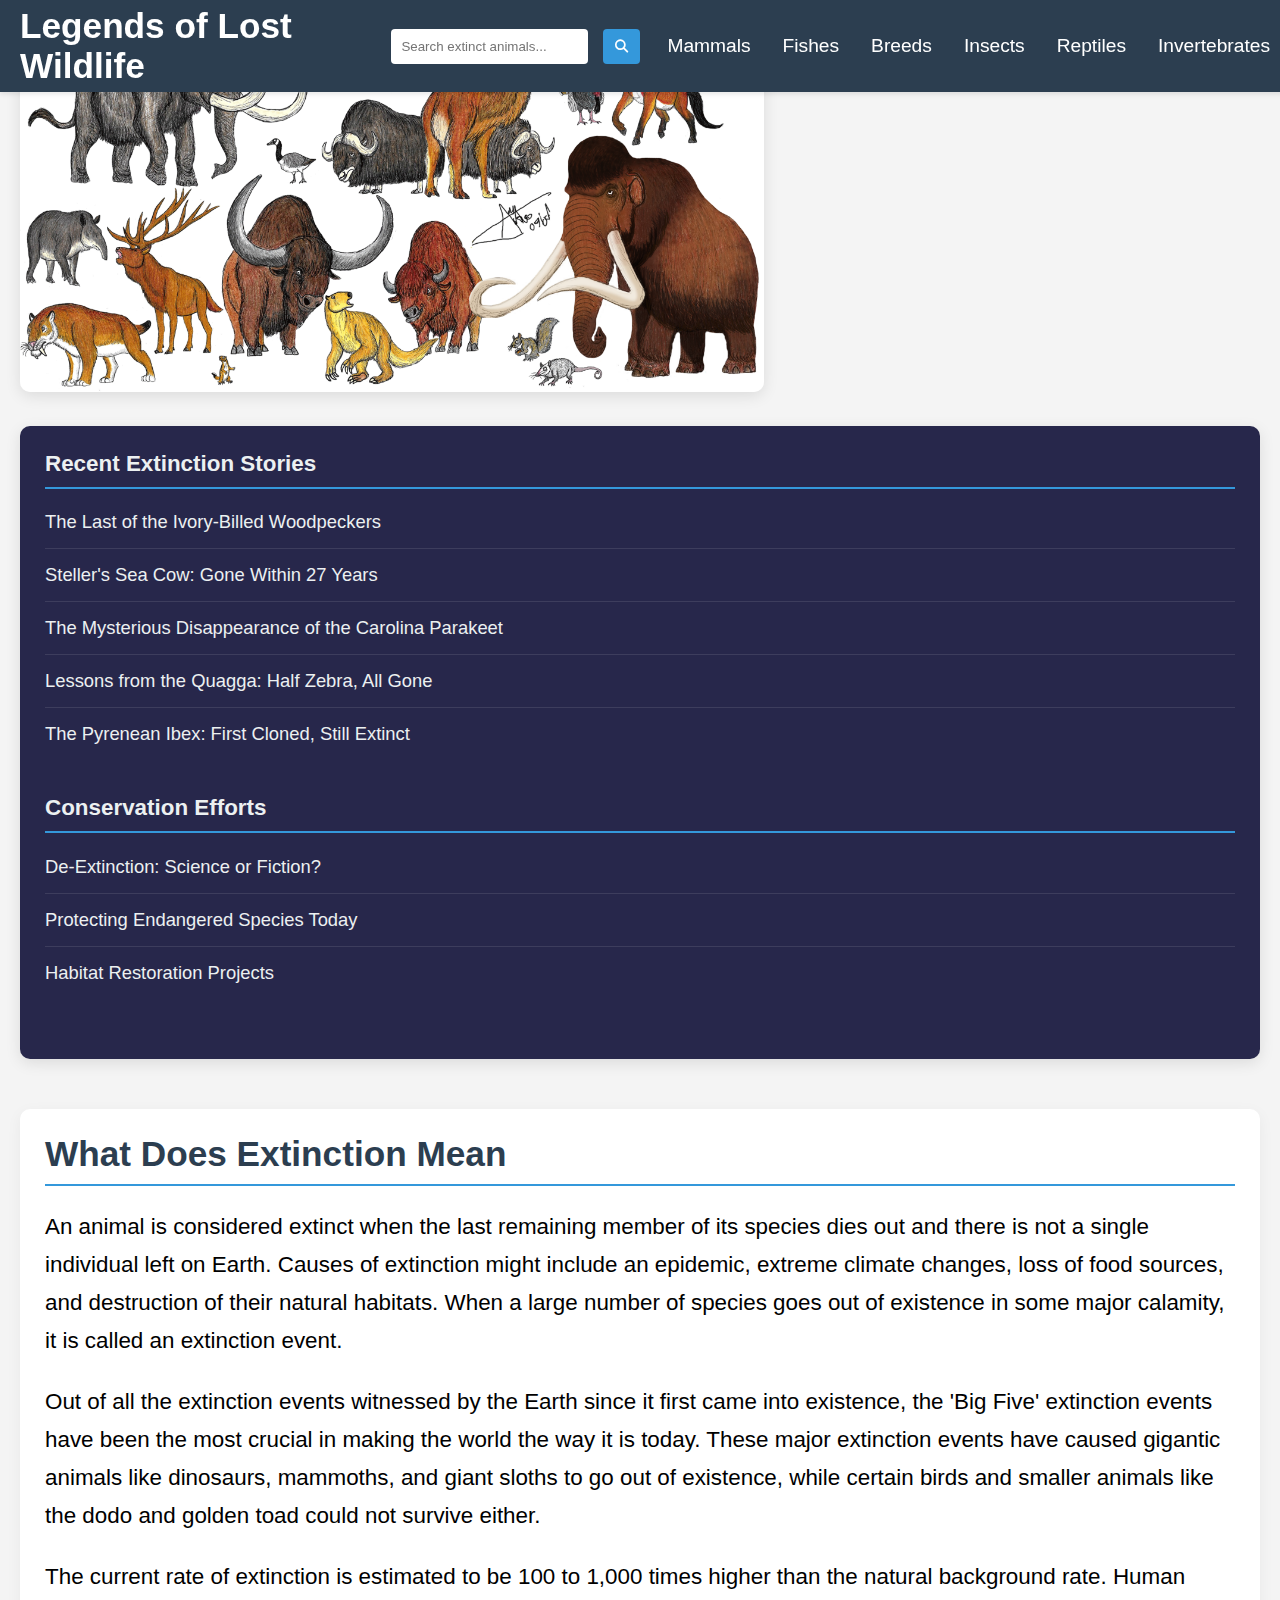
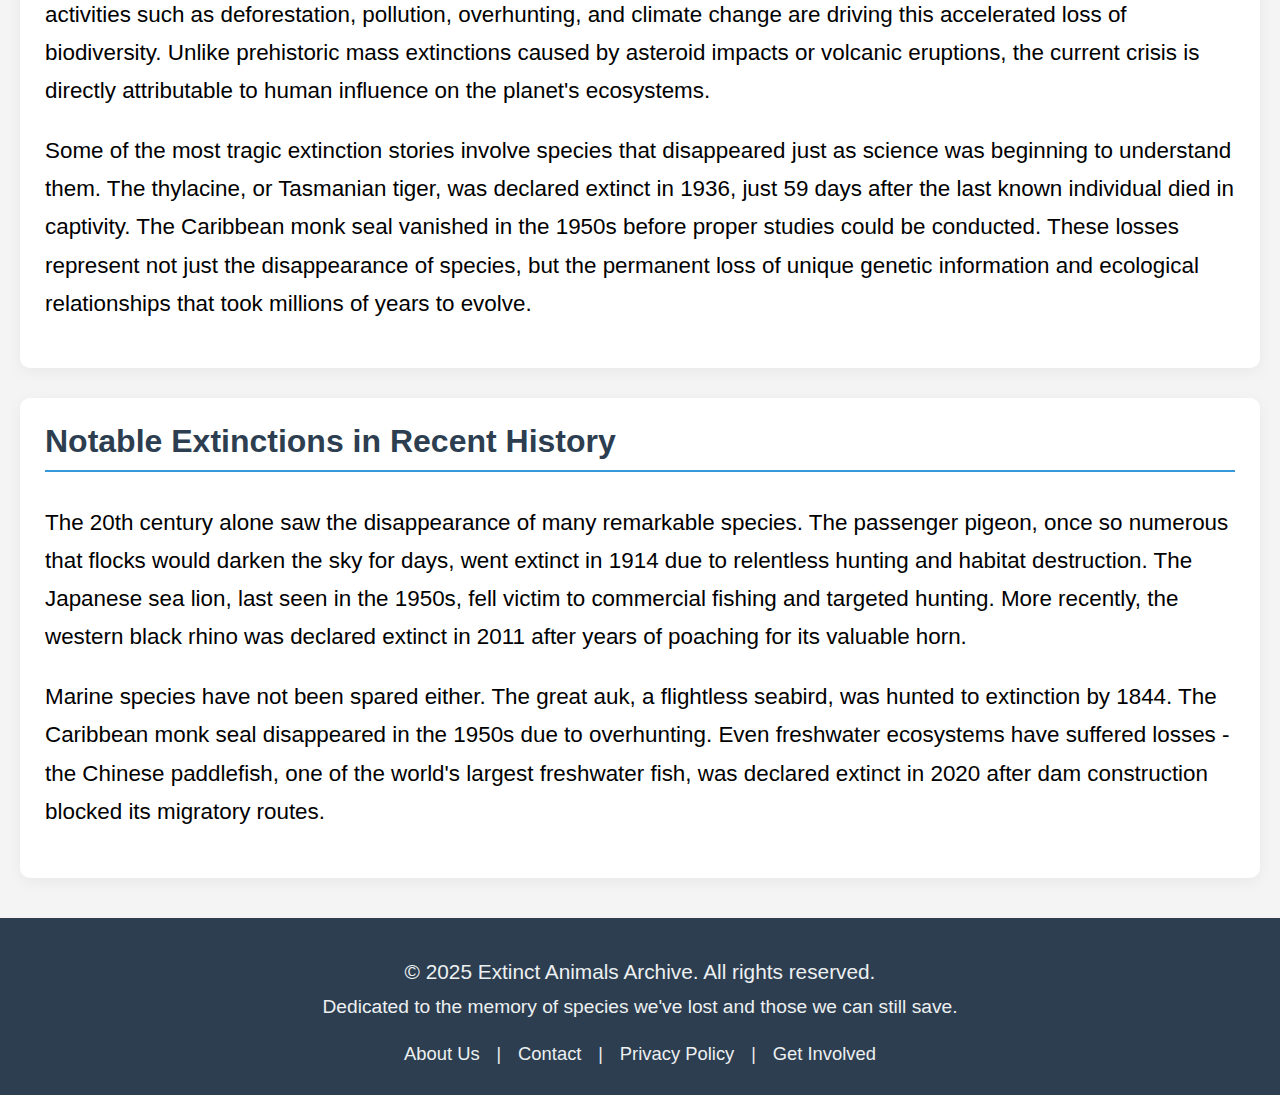
<file: index.html>
<!DOCTYPE html>
<html lang="en">
<head>
    <meta charset="UTF-8">
    <meta name="viewport" content="width=device-width, initial-scale=1.0">
    <title>Legends of Lost Wildlife</title>
    <link rel="stylesheet" 
        href="https://cdnjs.cloudflare.com/ajax/libs/font-awesome/6.7.2/css/all.min.css" 
        integrity="sha512-Evv84Mr4kqVGRNSgIGL/F/aIDqQb7xQ2vcrdIwxfjThSH8CSR7PBEakCr51Ck+w+/U6swU2Im1vVX0SVk9ABhg==" 
        crossorigin="anonymous" 
        referrerpolicy="no-referrer" 
    />
    <link rel="stylesheet" href="/css/index.css">
    <link rel="stylesheet" href="/css/home.css">
</head>
<body>
    <header>
        <div class="logo">
            <h1>Legends of Lost Wildlife</h1>
        </div>
        <nav>
            <input type="text" placeholder="Search extinct animals...">
            <button>
                <i class="fa-solid fa-magnifying-glass"></i>
            </button>
            <ul>
                <li><a href="#" target="_blank">Mammals</a></li>
                <li><a href="#" target="_blank">Fishes</a></li>
                <li><a href="#" target="_blank">Breeds</a></li>
                <li><a href="#" target="_blank">Insects</a></li>
                <li><a href="#" target="_blank">Reptiles</a></li>
                <li><a href="#" target="_blank">Invertebrates</a></li>
            </ul>
        </nav>
    </header>

    <main>
        <div class="content-container">
            <article class="main-content">
                <section class="hero">
                    <img src="/assets/images/home-background.jpeg" alt="Extinct animals collage" class="extinction-image">
                </section>
                
                <aside class="sidebar">
                    <section class="recent-stories">
                        <h3>Recent Extinction Stories</h3>
                        <ul>
                            <li><a href="https://www.youtube.com/watch?v=G2VacgC56VY" target="_blank">The Last of the Ivory-Billed Woodpeckers</a></li>
                            <li><a href="https://www.youtube.com/watch?v=BbjBxnWAWPc" target="_blank">Steller's Sea Cow: Gone Within 27 Years</a></li>
                            <li><a href="https://www.youtube.com/watch?v=5hjqXaez7ac" target="_blank">The Mysterious Disappearance of the Carolina Parakeet</a></li>
                            <li><a href="https://www.youtube.com/watch?v=vGjIwhfsuhE" target="_blank">Lessons from the Quagga: Half Zebra, All Gone</a></li>
                            <li><a href="https://www.youtube.com/watch?v=LSbgKv1r6O0" target="_blank">The Pyrenean Ibex: First Cloned, Still Extinct</a></li>
                        </ul>
                    </section>
                    
                    <section class="conservation">
                        <h3>Conservation Efforts</h3>
                        <ul>
                            <li><a href="https://www.youtube.com/watch?v=to7o1BVGyMY" target="_blank">De-Extinction: Science or Fiction?</a></li>
                            <li><a href="https://www.youtube.com/watch?v=a6U6AobyWtw" target="_blank">Protecting Endangered Species Today</a></li>
                            <li><a href="https://www.youtube.com/watch?v=wJOXCpSHG1M" target="_blank">Habitat Restoration Projects</a></li>
                        </ul>
                    </section>
                </aside>
                
                <section class="description">
                    <h2>What Does Extinction Mean</h2>
                    <p>
                        An animal is considered extinct when the last remaining member of its species dies out and there is not a single individual left on Earth. Causes of 
                        extinction might include an epidemic, extreme climate changes, loss of food sources, and destruction of their natural habitats. When a large number of 
                        species goes out of existence in some major calamity, it is called an extinction event.
                    </p>
                    <p>
                        Out of all the extinction events witnessed by the Earth since it first came into existence, the 'Big Five' extinction events have been the most crucial 
                        in making the world the way it is today. These major extinction events have caused gigantic animals like dinosaurs, mammoths, and giant sloths to go out 
                        of existence, while certain birds and smaller animals like the dodo and golden toad could not survive either.
                    </p>
                    <p>
                        The current rate of extinction is estimated to be 100 to 1,000 times higher than the natural background rate. Human activities such as deforestation, pollution, overhunting, and climate change are driving this accelerated loss of biodiversity. Unlike prehistoric mass extinctions caused by asteroid impacts or volcanic eruptions, the current crisis is directly attributable to human influence on the planet's ecosystems.
                    </p>
                    <p>
                        Some of the most tragic extinction stories involve species that disappeared just as science was beginning to understand them. The thylacine, or Tasmanian tiger, was declared extinct in 1936, just 59 days after the last known individual died in captivity. The Caribbean monk seal vanished in the 1950s before proper studies could be conducted. These losses represent not just the disappearance of species, but the permanent loss of unique genetic information and ecological relationships that took millions of years to evolve.
                    </p>
                </section>
            </article>
        </div>

        <section class="additional-content">
            <h3>Notable Extinctions in Recent History</h3>
            <p>
                The 20th century alone saw the disappearance of many remarkable species. The passenger pigeon, once so numerous that flocks would darken the sky for days, went extinct in 1914 due to relentless hunting and habitat destruction. The Japanese sea lion, last seen in the 1950s, fell victim to commercial fishing and targeted hunting. More recently, the western black rhino was declared extinct in 2011 after years of poaching for its valuable horn.
            </p>
            <p>
                Marine species have not been spared either. The great auk, a flightless seabird, was hunted to extinction by 1844. The Caribbean monk seal disappeared in the 1950s due to overhunting. Even freshwater ecosystems have suffered losses - the Chinese paddlefish, one of the world's largest freshwater fish, was declared extinct in 2020 after dam construction blocked its migratory routes.
            </p>
        </section>
    </main>

    <footer>
        <div class="footer-content">
            <p>&copy; 2025 Extinct Animals Archive. All rights reserved.</p>
            <p>Dedicated to the memory of species we've lost and those we can still save.</p>
            <div class="footer-links">
                <a href="#">About Us</a> | 
                <a href="#">Contact</a> | 
                <a href="#">Privacy Policy</a> | 
                <a href="#">Get Involved</a>
            </div>
        </div>
    </footer>
</body>
</html>
</file>
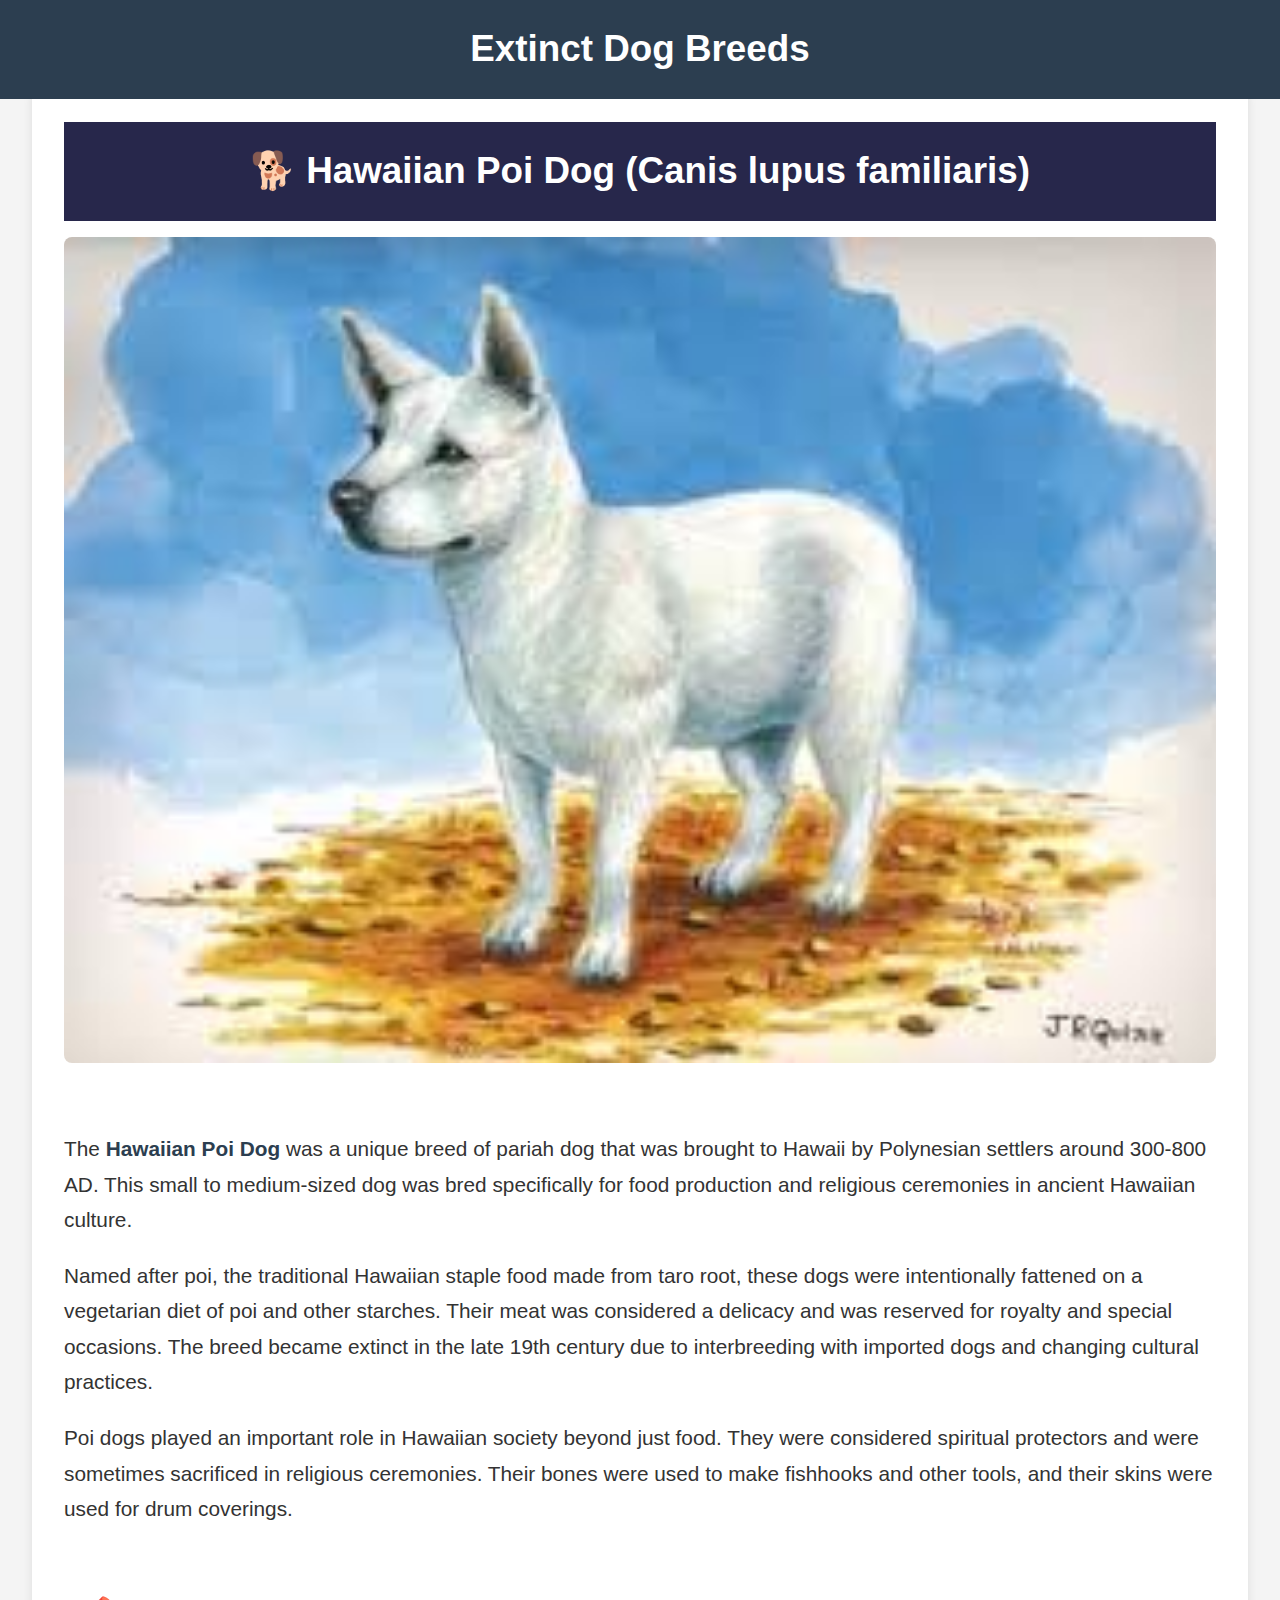
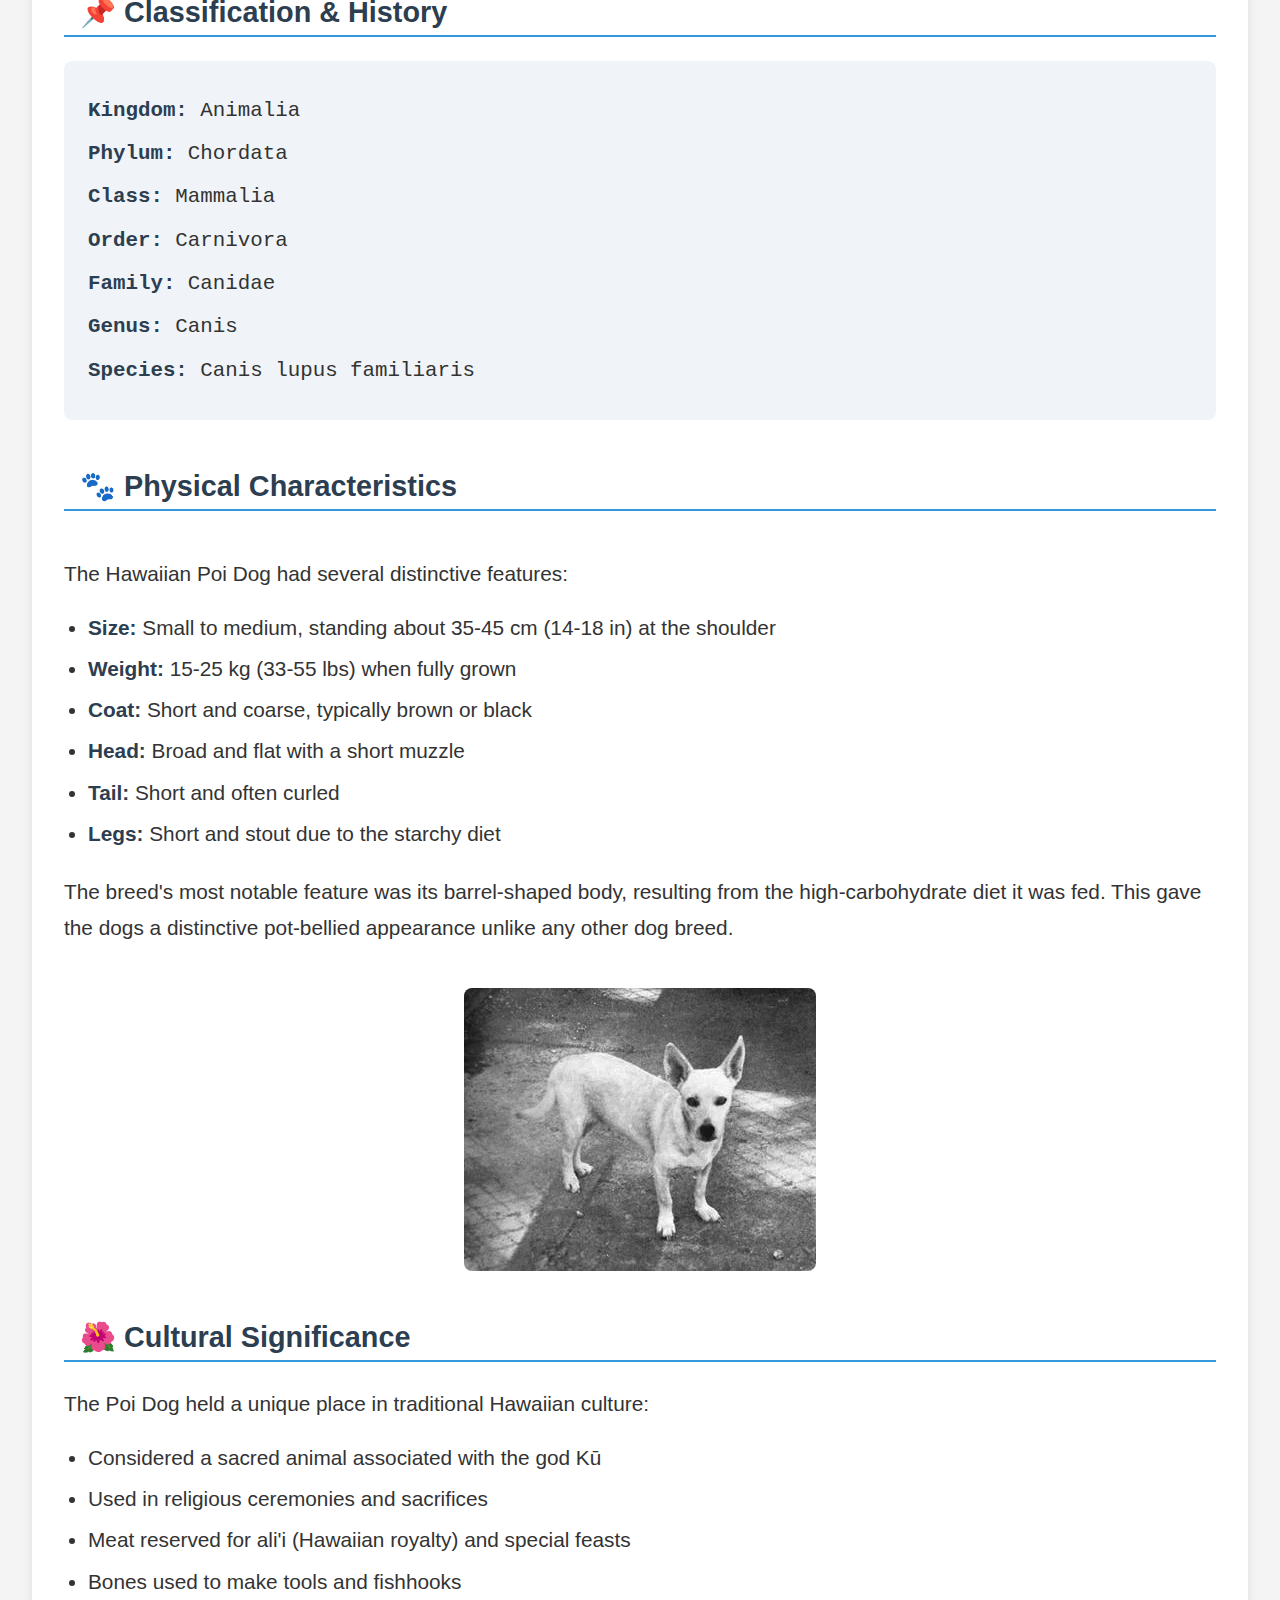
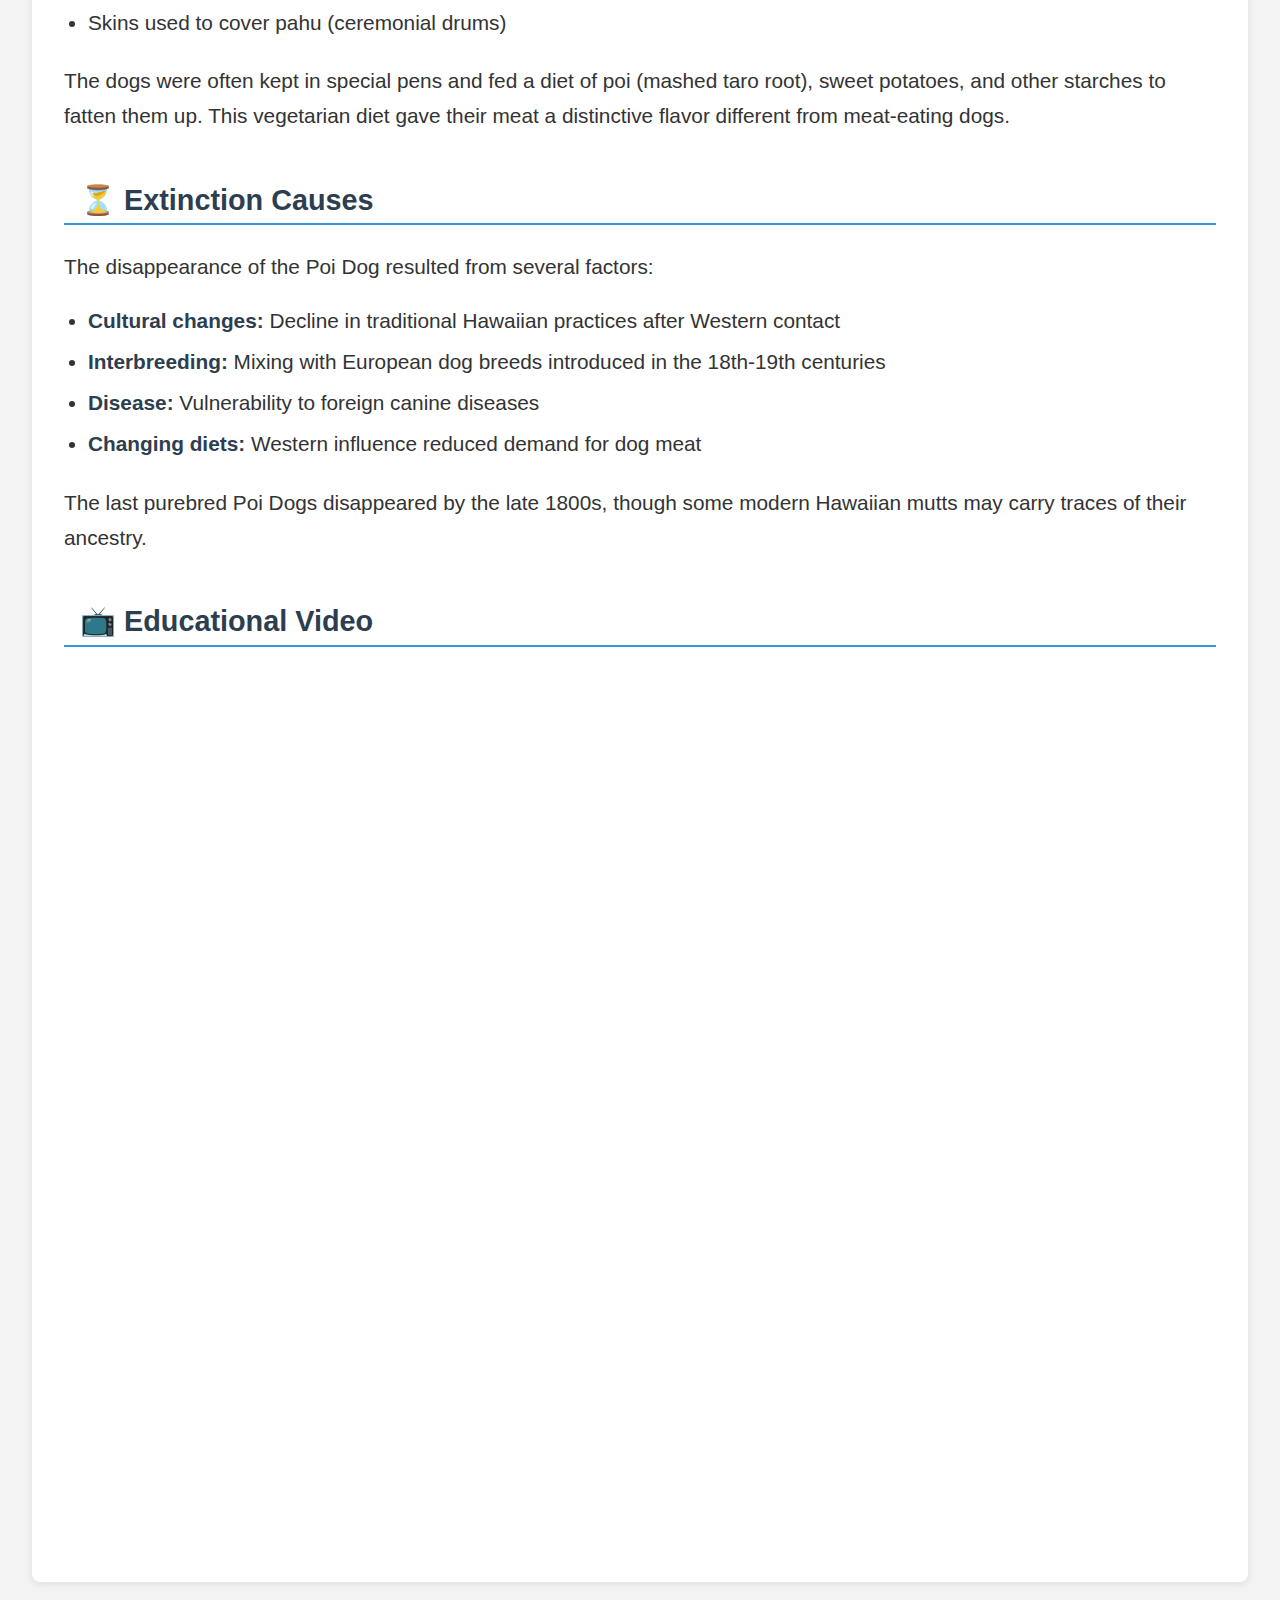
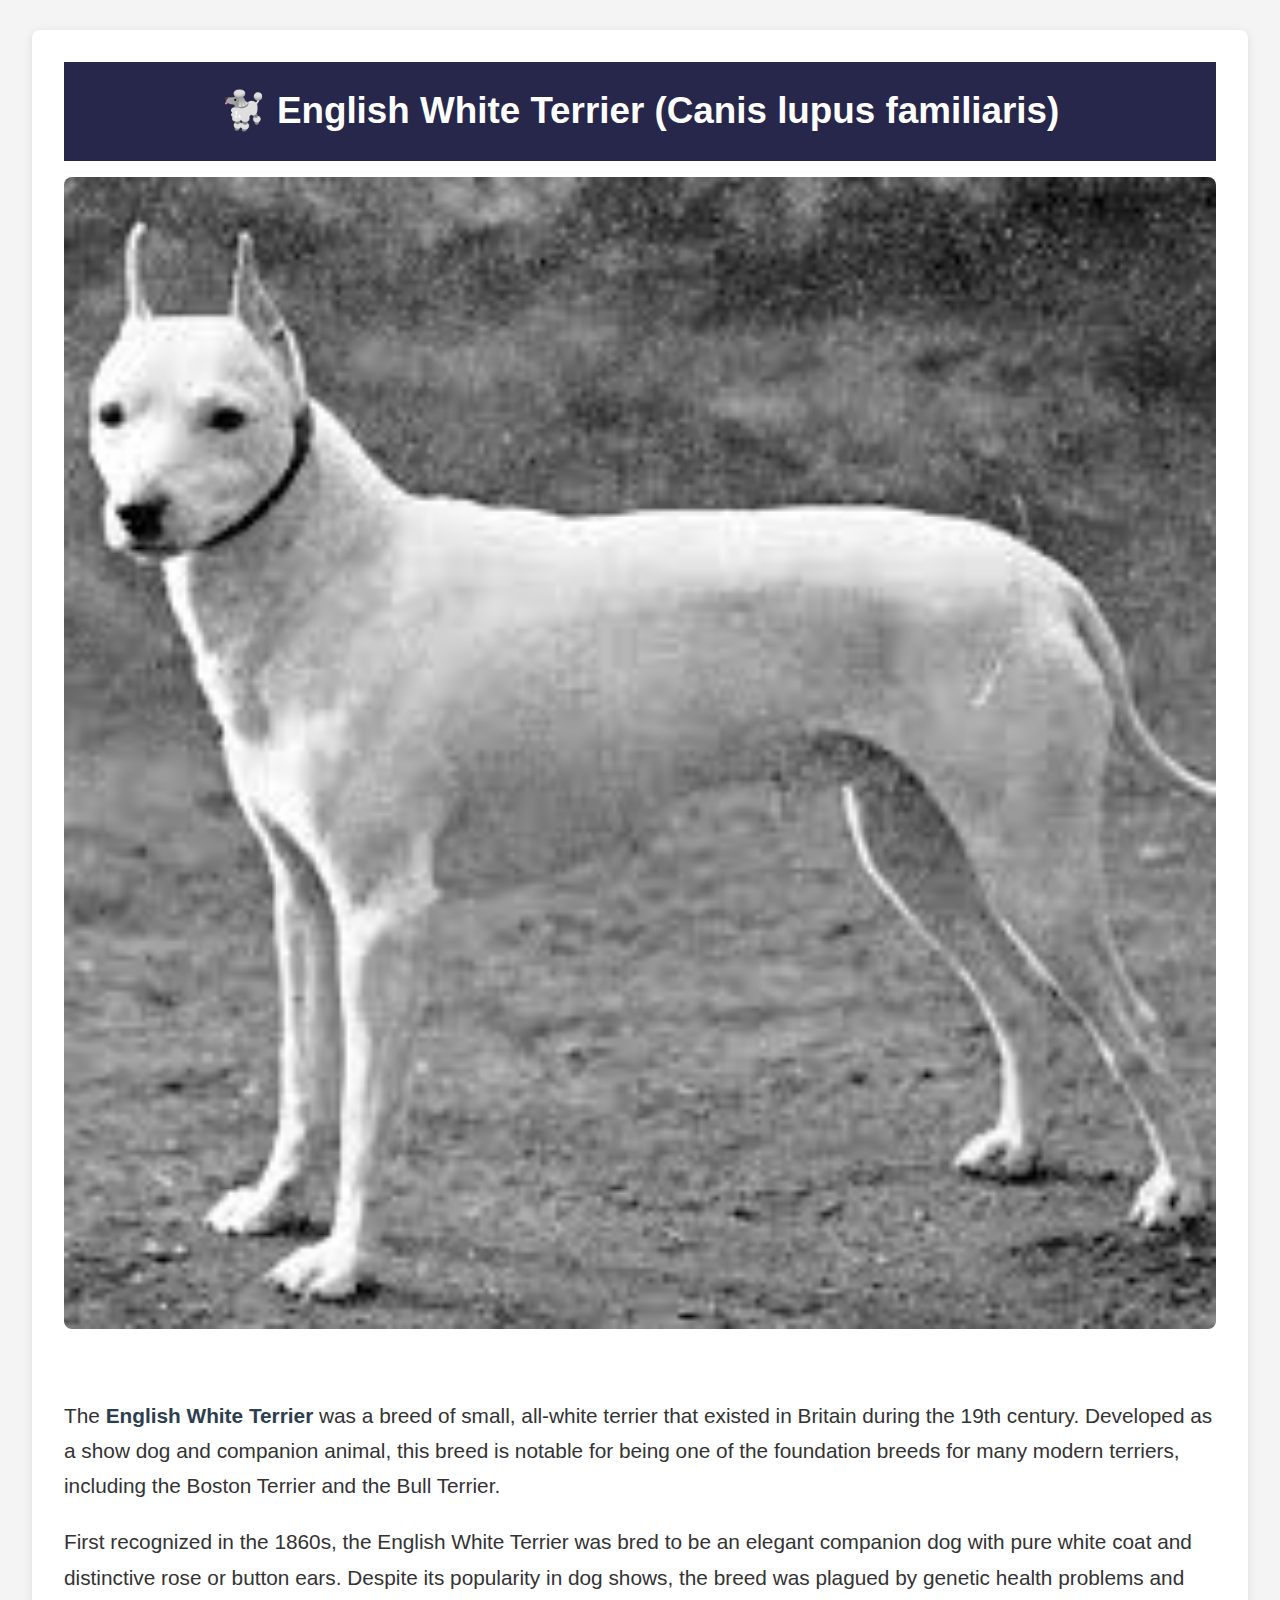
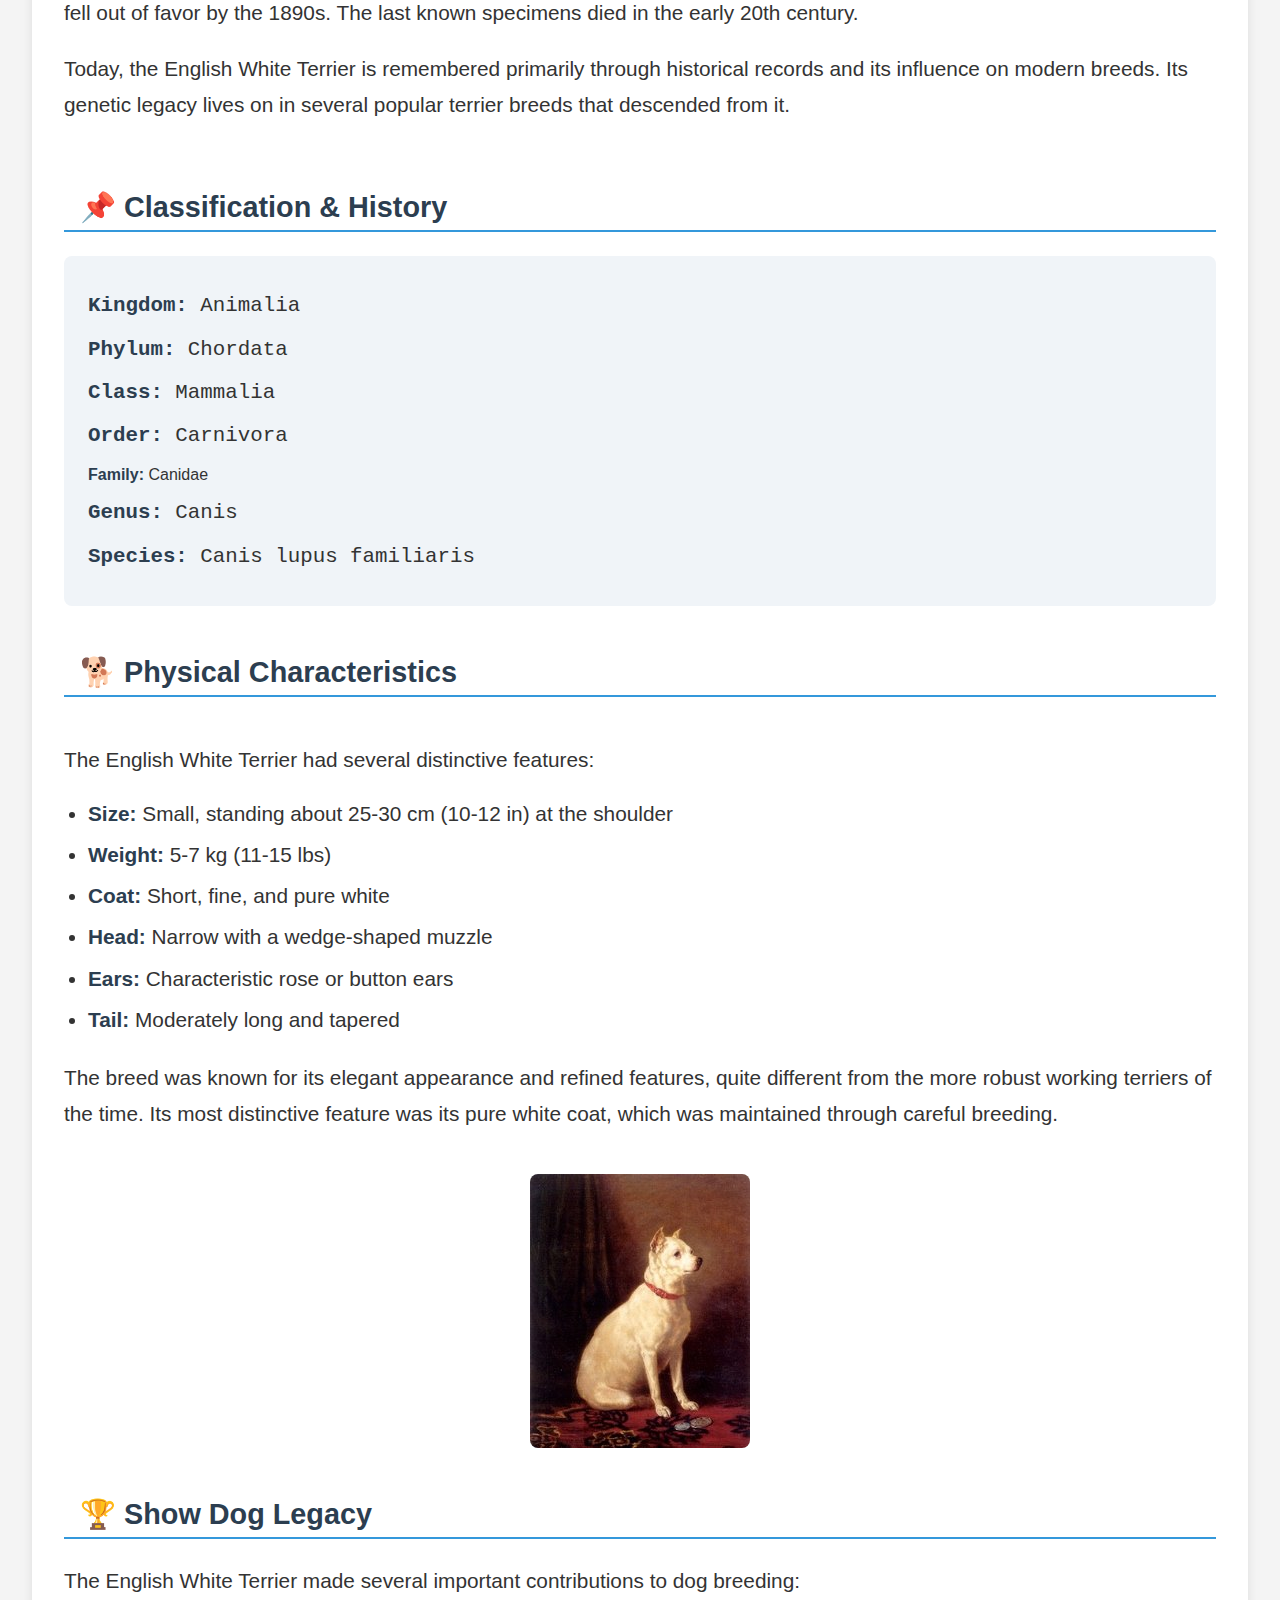
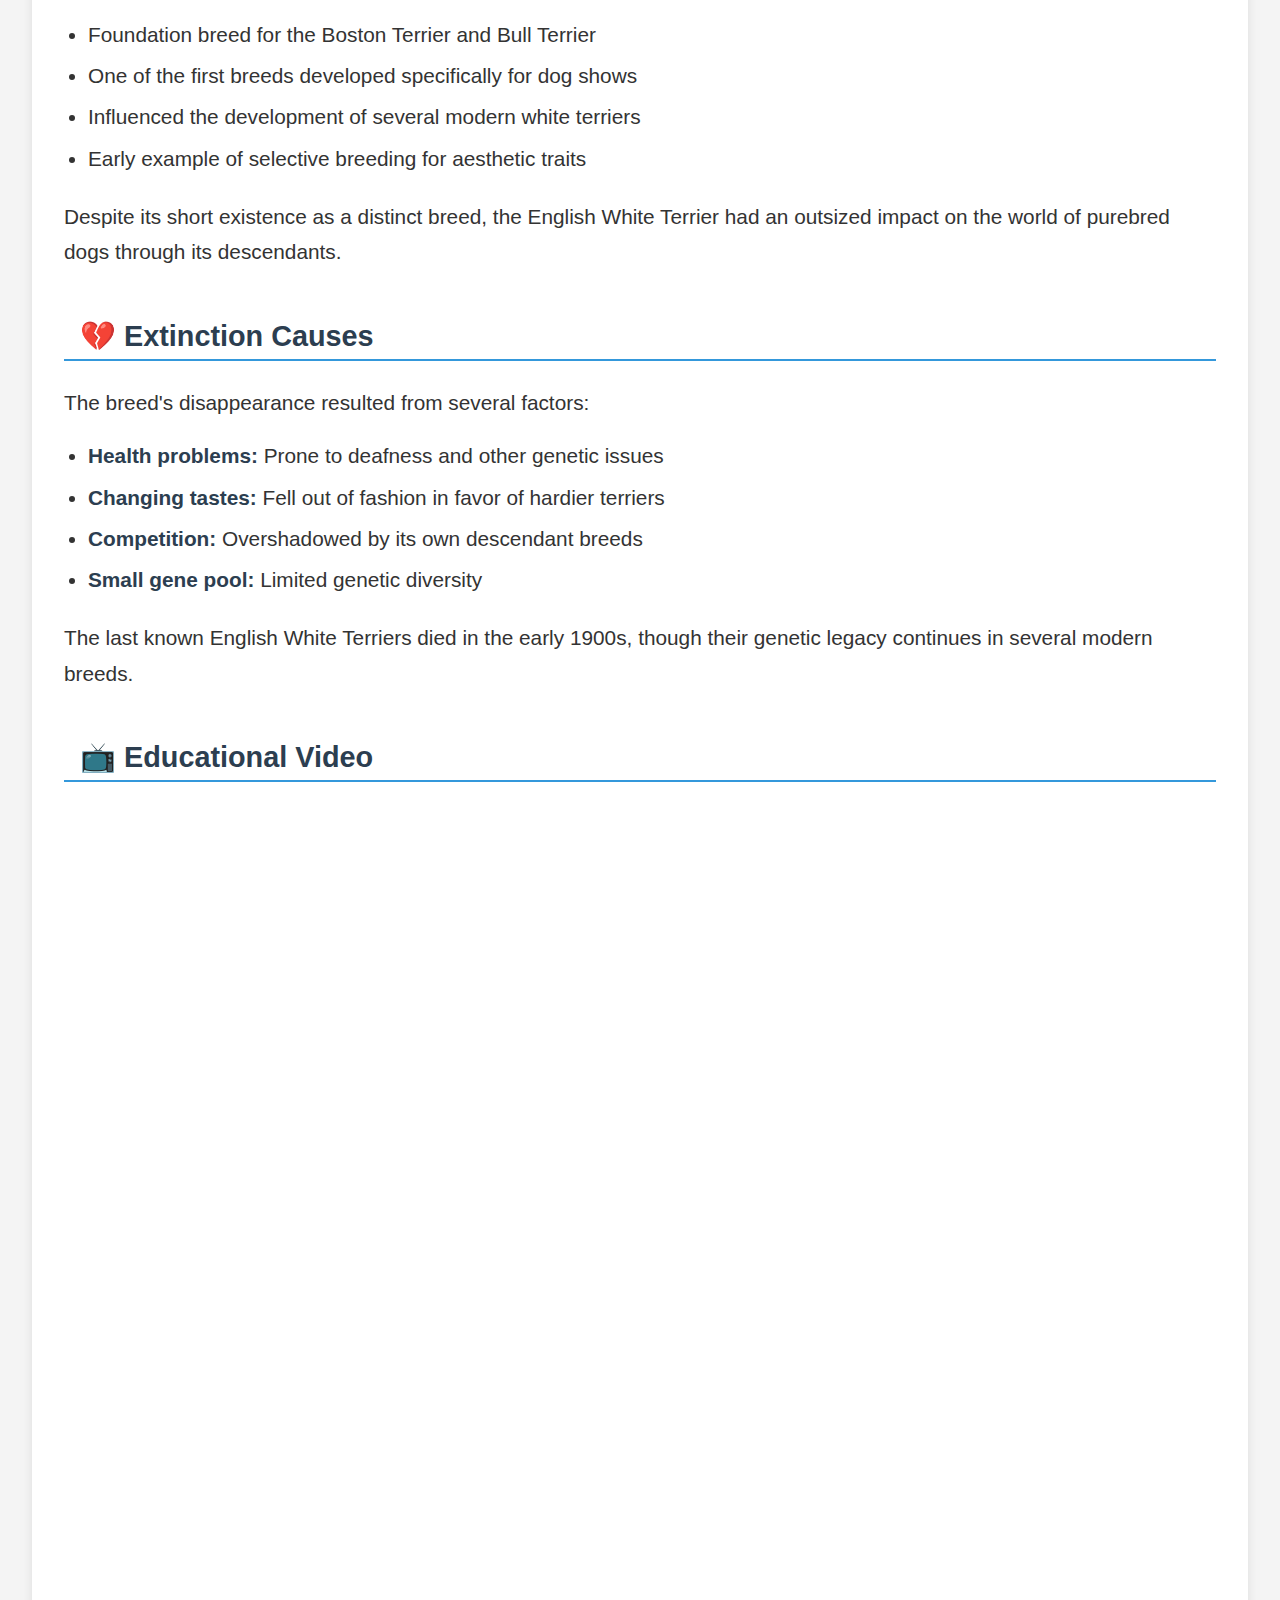
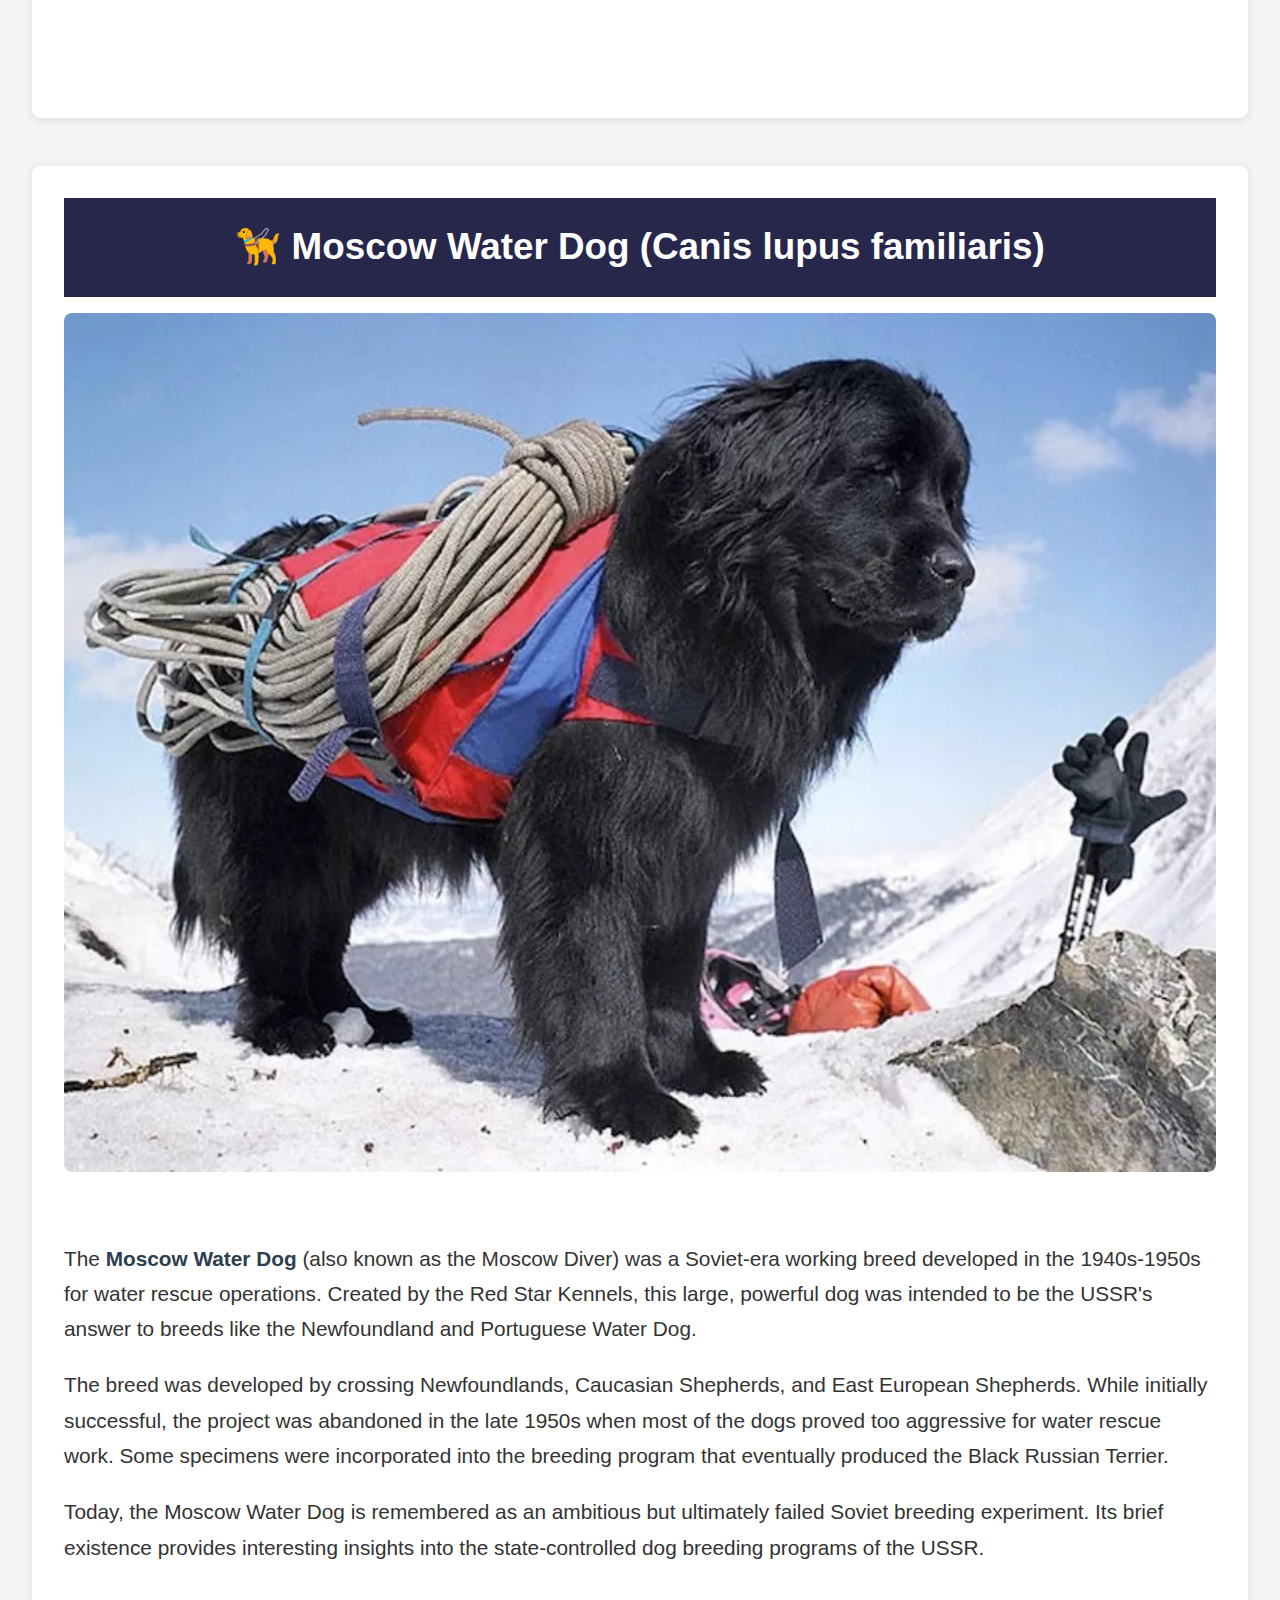
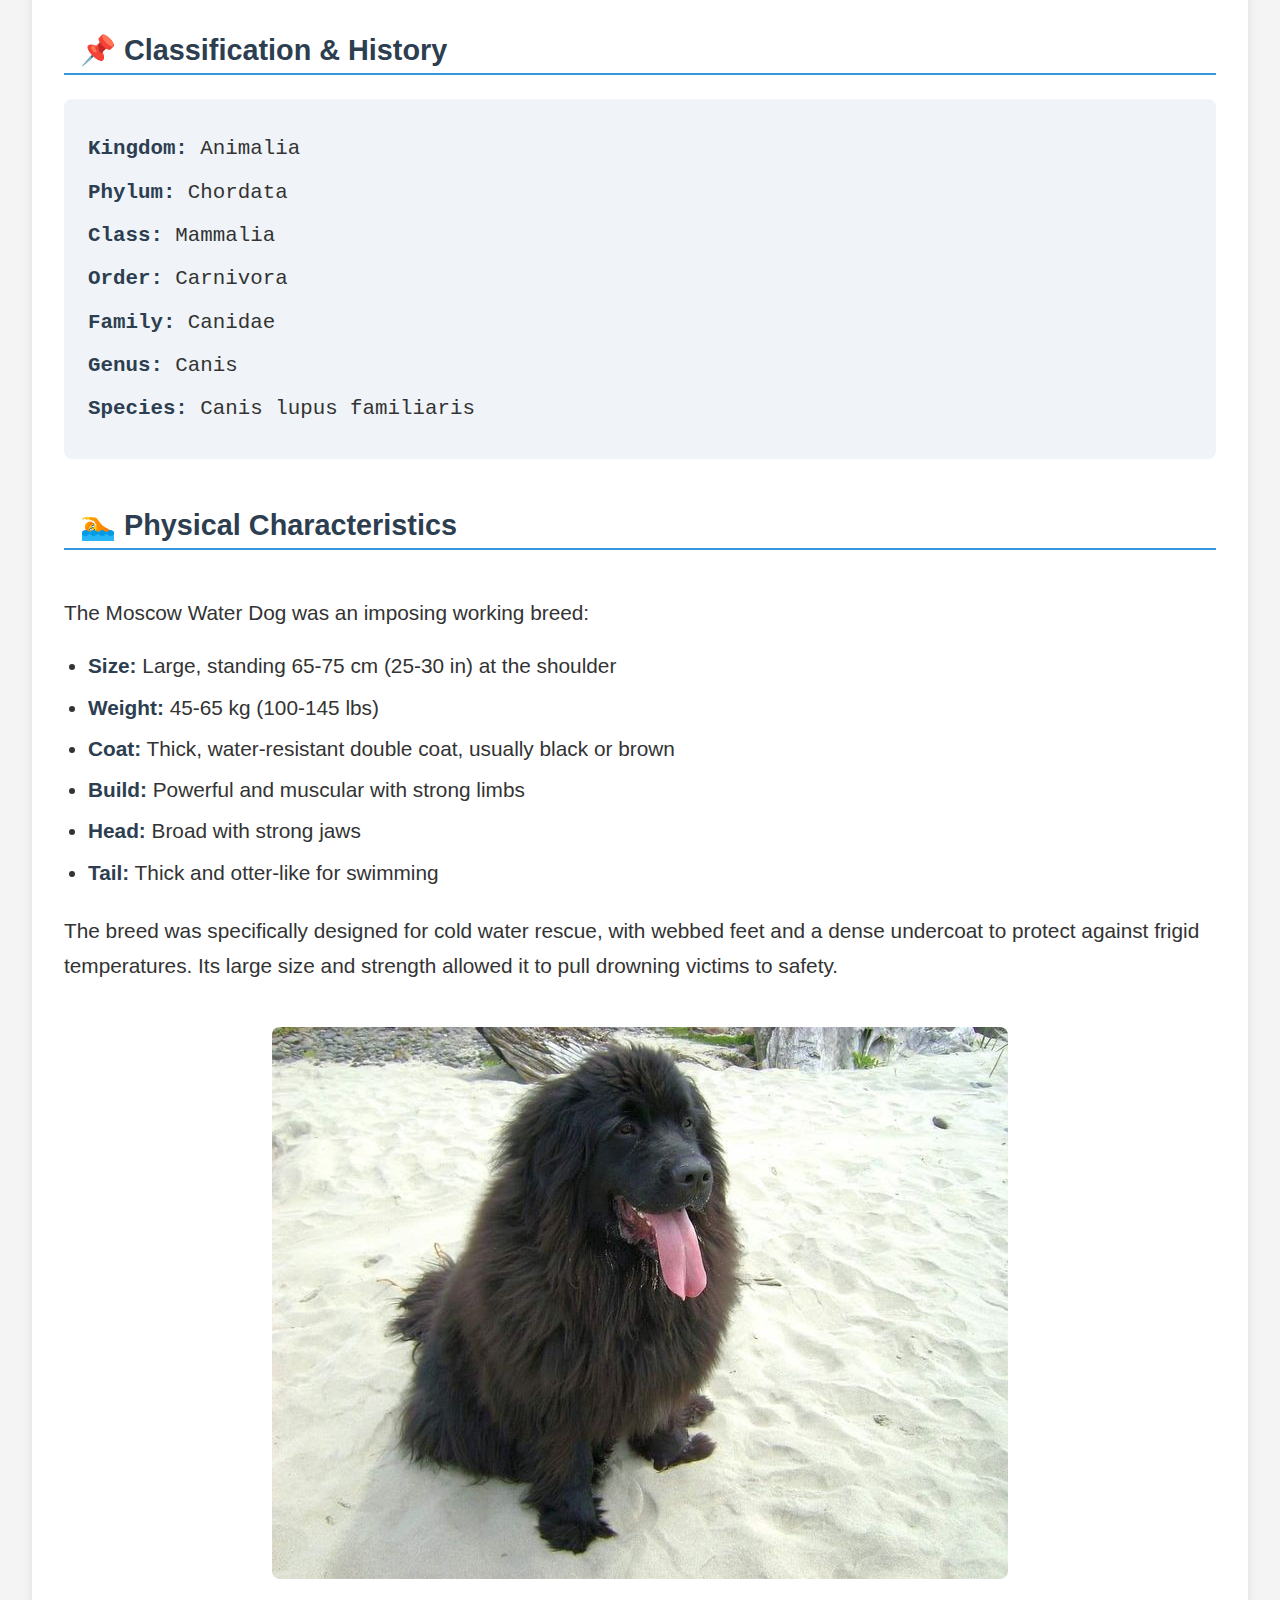
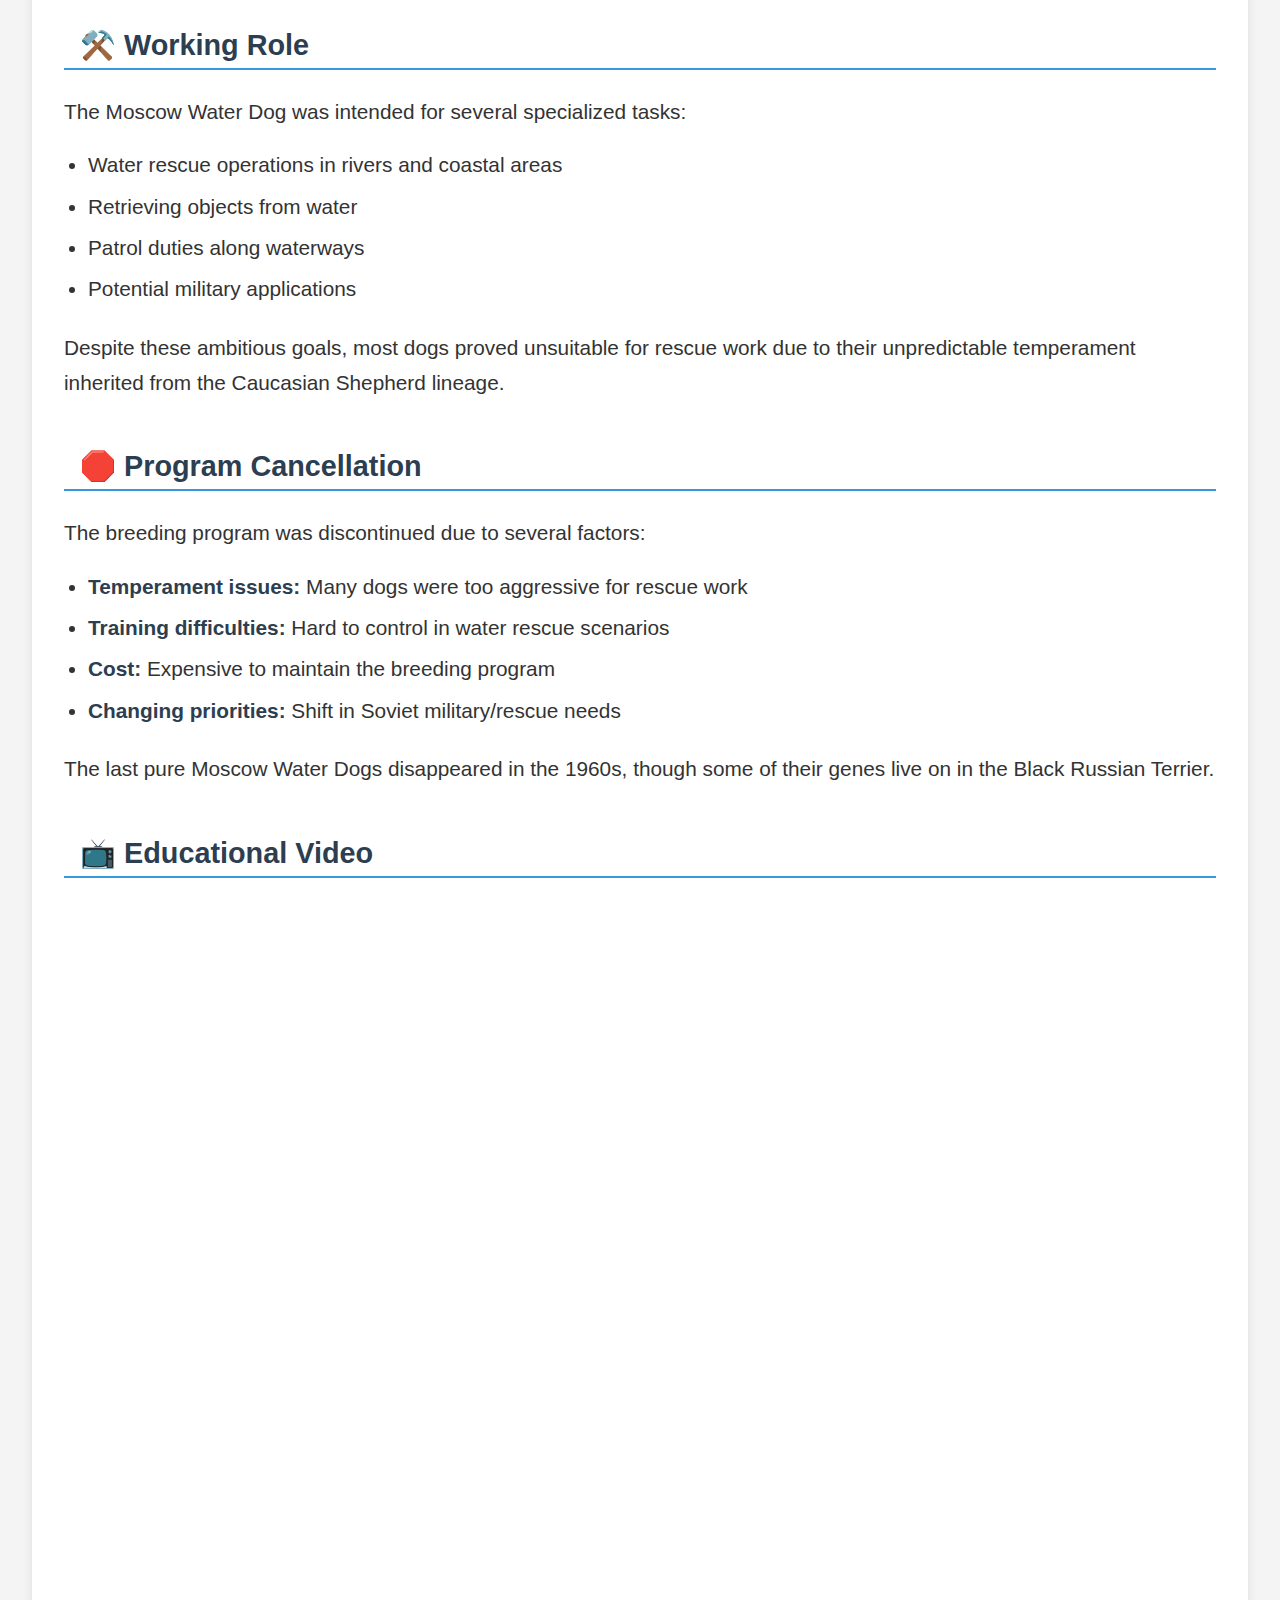
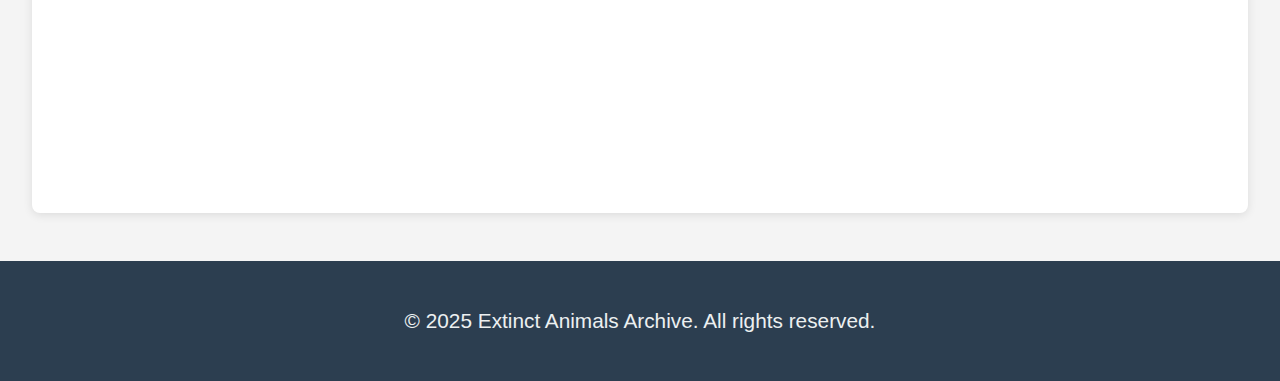
<file: pages/breeds-content.html>
<!DOCTYPE html>
<html lang="en">
<head>
    <meta charset="UTF-8">
    <meta name="viewport" content="width=device-width, initial-scale=1.0">
    <title>Extinct Dog Breeds</title>
    <link rel="stylesheet" href="/css/content.css">
</head>
<body>
    <header>
        <h1>Extinct Dog Breeds</h1>
    </header>

    <main class="container">

        <!-- Hawaiian Poi Dog Section -->
        <section id="hawaiian-poi-dog" class="animal-section">
            <h1 style="background-color: rgb(39, 39, 75);">🐕 Hawaiian Poi Dog (Canis lupus familiaris)</h1>
            <img src="/assets/images/hawaiian-poi-dog.jpeg" alt="Hawaiian Poi Dog reconstruction" style="width: 100%;">

            <div class="content-wrapper">
                <div class="text-content">
                    <p>The <strong>Hawaiian Poi Dog</strong> was a unique breed of pariah dog that was brought to Hawaii by Polynesian settlers around 300-800 AD. This small to medium-sized dog was bred specifically for food production and religious ceremonies in ancient Hawaiian culture.</p>
                    
                    <p>Named after poi, the traditional Hawaiian staple food made from taro root, these dogs were intentionally fattened on a vegetarian diet of poi and other starches. Their meat was considered a delicacy and was reserved for royalty and special occasions. The breed became extinct in the late 19th century due to interbreeding with imported dogs and changing cultural practices.</p>
                    
                    <p>Poi dogs played an important role in Hawaiian society beyond just food. They were considered spiritual protectors and were sometimes sacrificed in religious ceremonies. Their bones were used to make fishhooks and other tools, and their skins were used for drum coverings.</p>
                </div>
            </div>

            <h2>📌 Classification & History</h2>
            <div class="classification">
                <p><strong>Kingdom:</strong> Animalia</p>
                <p><strong>Phylum:</strong> Chordata</p>
                <p><strong>Class:</strong> Mammalia</p>
                <p><strong>Order:</strong> Carnivora</p>
                <p><strong>Family:</strong> Canidae</p>
                <p><strong>Genus:</strong> Canis</p>
                <p><strong>Species:</strong> Canis lupus familiaris</p>
            </div>

            <h2>🐾 Physical Characteristics</h2>
            <div class="content-wrapper">
                <div class="text-content">
                    <p>The Hawaiian Poi Dog had several distinctive features:</p>
                    <ul>
                        <li><strong>Size:</strong> Small to medium, standing about 35-45 cm (14-18 in) at the shoulder</li>
                        <li><strong>Weight:</strong> 15-25 kg (33-55 lbs) when fully grown</li>
                        <li><strong>Coat:</strong> Short and coarse, typically brown or black</li>
                        <li><strong>Head:</strong> Broad and flat with a short muzzle</li>
                        <li><strong>Tail:</strong> Short and often curled</li>
                        <li><strong>Legs:</strong> Short and stout due to the starchy diet</li>
                    </ul>
                    <p>The breed's most notable feature was its barrel-shaped body, resulting from the high-carbohydrate diet it was fed. This gave the dogs a distinctive pot-bellied appearance unlike any other dog breed.</p>
                </div>
                <img src="/assets/images/hawaiian-poi-dog-adaptations.webp" alt="Hawaiian Poi Dog Characteristics">
            </div>

            <h2>🌺 Cultural Significance</h2>
            <p>The Poi Dog held a unique place in traditional Hawaiian culture:</p>
            <ul>
                <li>Considered a sacred animal associated with the god Kū</li>
                <li>Used in religious ceremonies and sacrifices</li>
                <li>Meat reserved for ali'i (Hawaiian royalty) and special feasts</li>
                <li>Bones used to make tools and fishhooks</li>
                <li>Skins used to cover pahu (ceremonial drums)</li>
            </ul>
            <p>The dogs were often kept in special pens and fed a diet of poi (mashed taro root), sweet potatoes, and other starches to fatten them up. This vegetarian diet gave their meat a distinctive flavor different from meat-eating dogs.</p>

            <h2>⏳ Extinction Causes</h2>
            <p>The disappearance of the Poi Dog resulted from several factors:</p>
            <ul>
                <li><strong>Cultural changes:</strong> Decline in traditional Hawaiian practices after Western contact</li>
                <li><strong>Interbreeding:</strong> Mixing with European dog breeds introduced in the 18th-19th centuries</li>
                <li><strong>Disease:</strong> Vulnerability to foreign canine diseases</li>
                <li><strong>Changing diets:</strong> Western influence reduced demand for dog meat</li>
            </ul>
            <p>The last purebred Poi Dogs disappeared by the late 1800s, though some modern Hawaiian mutts may carry traces of their ancestry.</p>

            <h2>📺 Educational Video</h2>
            <div class="video-container">
                <iframe src="https://www.youtube.com/embed/B4q0gU-TuJg" title="Hawaiian Poi Dog Documentary"></iframe>
                <iframe src="https://www.youtube.com/embed/F5myMz108y8" title="Hawaiian Poi Dog"></iframe>
            </div>
        </section>

        <!-- English White Terrier Section -->
        <section id="white-terrier" class="animal-section">
            <h1 style="background-color: rgb(39, 39, 75);">🐩 English White Terrier (Canis lupus familiaris)</h1>
            <img src="/assets/images/white-terrier.jpeg" alt="English White Terrier illustration" style="width: 100%;">

            <div class="content-wrapper">
                <div class="text-content">
                    <p>The <strong>English White Terrier</strong> was a breed of small, all-white terrier that existed in Britain during the 19th century. Developed as a show dog and companion animal, this breed is notable for being one of the foundation breeds for many modern terriers, including the Boston Terrier and the Bull Terrier.</p>
                    
                    <p>First recognized in the 1860s, the English White Terrier was bred to be an elegant companion dog with pure white coat and distinctive rose or button ears. Despite its popularity in dog shows, the breed was plagued by genetic health problems and fell out of favor by the 1890s. The last known specimens died in the early 20th century.</p>
                    
                    <p>Today, the English White Terrier is remembered primarily through historical records and its influence on modern breeds. Its genetic legacy lives on in several popular terrier breeds that descended from it.</p>
                </div>
            </div>

            <h2>📌 Classification & History</h2>
            <div class="classification">
                <p><strong>Kingdom:</strong> Animalia</p>
                <p><strong>Phylum:</strong> Chordata</p>
                <p><strong>Class:</strong> Mammalia</p>
                <p><strong>Order:</strong> Carnivora</p>
                <strong>Family:</strong> Canidae</p>
                <p><strong>Genus:</strong> Canis</p>
                <p><strong>Species:</strong> Canis lupus familiaris</p>
            </div>

            <h2>🐕 Physical Characteristics</h2>
            <div class="content-wrapper">
                <div class="text-content">
                    <p>The English White Terrier had several distinctive features:</p>
                    <ul>
                        <li><strong>Size:</strong> Small, standing about 25-30 cm (10-12 in) at the shoulder</li>
                        <li><strong>Weight:</strong> 5-7 kg (11-15 lbs)</li>
                        <li><strong>Coat:</strong> Short, fine, and pure white</li>
                        <li><strong>Head:</strong> Narrow with a wedge-shaped muzzle</li>
                        <li><strong>Ears:</strong> Characteristic rose or button ears</li>
                        <li><strong>Tail:</strong> Moderately long and tapered</li>
                    </ul>
                    <p>The breed was known for its elegant appearance and refined features, quite different from the more robust working terriers of the time. Its most distinctive feature was its pure white coat, which was maintained through careful breeding.</p>
                </div>
                <img src="/assets/images/white-terrier-adaptations.jpg" alt="English White Terrier Characteristics">
            </div>

            <h2>🏆 Show Dog Legacy</h2>
            <p>The English White Terrier made several important contributions to dog breeding:</p>
            <ul>
                <li>Foundation breed for the Boston Terrier and Bull Terrier</li>
                <li>One of the first breeds developed specifically for dog shows</li>
                <li>Influenced the development of several modern white terriers</li>
                <li>Early example of selective breeding for aesthetic traits</li>
            </ul>
            <p>Despite its short existence as a distinct breed, the English White Terrier had an outsized impact on the world of purebred dogs through its descendants.</p>

            <h2>💔 Extinction Causes</h2>
            <p>The breed's disappearance resulted from several factors:</p>
            <ul>
                <li><strong>Health problems:</strong> Prone to deafness and other genetic issues</li>
                <li><strong>Changing tastes:</strong> Fell out of fashion in favor of hardier terriers</li>
                <li><strong>Competition:</strong> Overshadowed by its own descendant breeds</li>
                <li><strong>Small gene pool:</strong> Limited genetic diversity</li>
            </ul>
            <p>The last known English White Terriers died in the early 1900s, though their genetic legacy continues in several modern breeds.</p>

            <h2>📺 Educational Video</h2>
            <div class="video-container">
                <iframe src="https://www.youtube.com/embed/onjY2RWNEKU" title="English White Terrier Documentary"></iframe>
                <iframe src="https://www.youtube.com/embed/HfjtEYH06vk" title="English White Terrier Documentary"></iframe>
            </div>
        </section>

        <!-- Moscow Water Dog Section -->
        <section id="moscow-water-dog" class="animal-section">
            <h1 style="background-color: rgb(39, 39, 75);">🦮 Moscow Water Dog (Canis lupus familiaris)</h1>
            <img src="/assets/images/moscow-water-dog.webp" alt="Moscow Water Dog reconstruction" style="width: 100%;">

            <div class="content-wrapper">
                <div class="text-content">
                    <p>The <strong>Moscow Water Dog</strong> (also known as the Moscow Diver) was a Soviet-era working breed developed in the 1940s-1950s for water rescue operations. Created by the Red Star Kennels, this large, powerful dog was intended to be the USSR's answer to breeds like the Newfoundland and Portuguese Water Dog.</p>
                    
                    <p>The breed was developed by crossing Newfoundlands, Caucasian Shepherds, and East European Shepherds. While initially successful, the project was abandoned in the late 1950s when most of the dogs proved too aggressive for water rescue work. Some specimens were incorporated into the breeding program that eventually produced the Black Russian Terrier.</p>
                    
                    <p>Today, the Moscow Water Dog is remembered as an ambitious but ultimately failed Soviet breeding experiment. Its brief existence provides interesting insights into the state-controlled dog breeding programs of the USSR.</p>
                </div>
            </div>

            <h2>📌 Classification & History</h2>
            <div class="classification">
                <p><strong>Kingdom:</strong> Animalia</p>
                <p><strong>Phylum:</strong> Chordata</p>
                <p><strong>Class:</strong> Mammalia</p>
                <p><strong>Order:</strong> Carnivora</p>
                <p><strong>Family:</strong> Canidae</p>
                <p><strong>Genus:</strong> Canis</p>
                <p><strong>Species:</strong> Canis lupus familiaris</p>
            </div>

            <h2>🏊 Physical Characteristics</h2>
            <div class="content-wrapper">
                <div class="text-content">
                    <p>The Moscow Water Dog was an imposing working breed:</p>
                    <ul>
                        <li><strong>Size:</strong> Large, standing 65-75 cm (25-30 in) at the shoulder</li>
                        <li><strong>Weight:</strong> 45-65 kg (100-145 lbs)</li>
                        <li><strong>Coat:</strong> Thick, water-resistant double coat, usually black or brown</li>
                        <li><strong>Build:</strong> Powerful and muscular with strong limbs</li>
                        <li><strong>Head:</strong> Broad with strong jaws</li>
                        <li><strong>Tail:</strong> Thick and otter-like for swimming</li>
                    </ul>
                    <p>The breed was specifically designed for cold water rescue, with webbed feet and a dense undercoat to protect against frigid temperatures. Its large size and strength allowed it to pull drowning victims to safety.</p>
                </div>
                <img src="/assets/images/water-dog-adaptations.jpg" alt="Moscow Water Dog Characteristics">
            </div>

            <h2>⚒️ Working Role</h2>
            <p>The Moscow Water Dog was intended for several specialized tasks:</p>
            <ul>
                <li>Water rescue operations in rivers and coastal areas</li>
                <li>Retrieving objects from water</li>
                <li>Patrol duties along waterways</li>
                <li>Potential military applications</li>
            </ul>
            <p>Despite these ambitious goals, most dogs proved unsuitable for rescue work due to their unpredictable temperament inherited from the Caucasian Shepherd lineage.</p>

            <h2>🛑 Program Cancellation</h2>
            <p>The breeding program was discontinued due to several factors:</p>
            <ul>
                <li><strong>Temperament issues:</strong> Many dogs were too aggressive for rescue work</li>
                <li><strong>Training difficulties:</strong> Hard to control in water rescue scenarios</li>
                <li><strong>Cost:</strong> Expensive to maintain the breeding program</li>
                <li><strong>Changing priorities:</strong> Shift in Soviet military/rescue needs</li>
            </ul>
            <p>The last pure Moscow Water Dogs disappeared in the 1960s, though some of their genes live on in the Black Russian Terrier.</p>

            <h2>📺 Educational Video</h2>
            <div class="video-container">
                <iframe src="https://www.youtube.com/embed/LQbjn2Hw4l4" title="Moscow Water Dog Documentary"></iframe>
                <iframe src="https://www.youtube.com/embed/DMCvM4wuHTI" title="Moscow Water Dog"></iframe>
            </div>
        </section>

    </main>

    <footer>
        <div class="footer-content">
            <p>&copy; 2025 Extinct Animals Archive. All rights reserved.</p>
        </div>
    </footer>
</body>
</html>
</file>
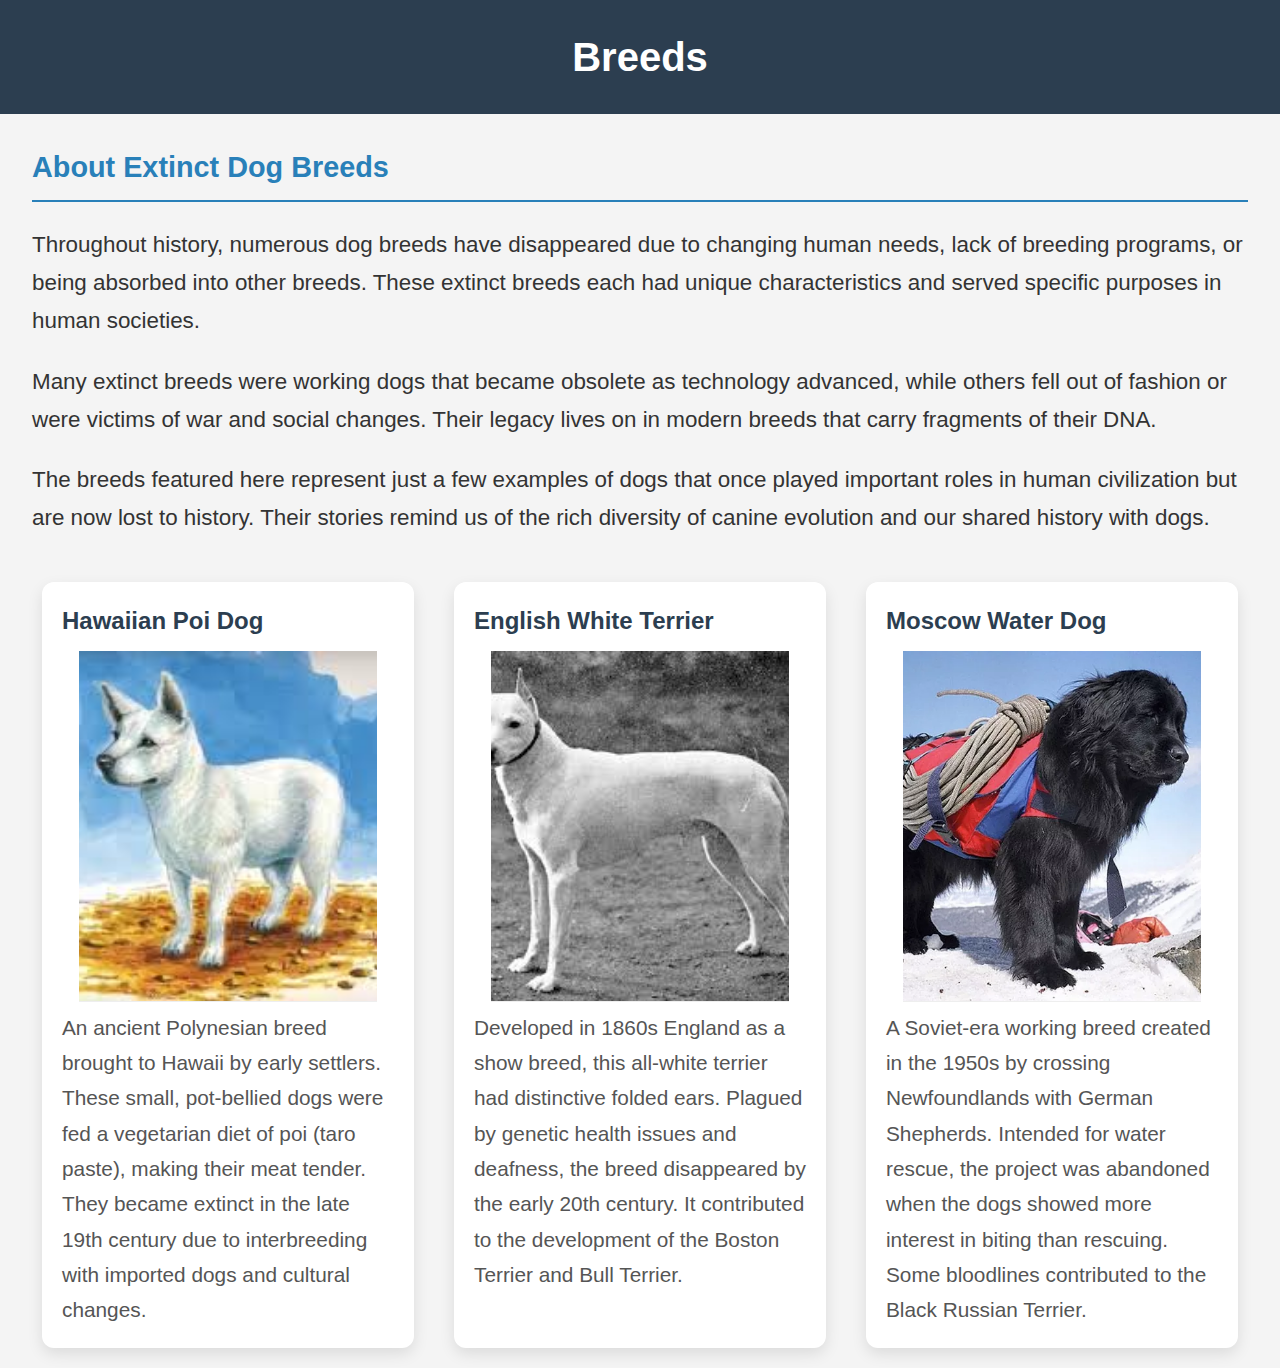
<file: pages/breeds-menu.html>
<!DOCTYPE html>
<html lang="en">
<head>
    <meta charset="UTF-8">
    <meta name="viewport" content="width=device-width, initial-scale=1.0">
    <title>Breeds</title>
    <link rel="stylesheet" href="/css/menu.css">
</head>
<body>
    <header>
        <h1>Breeds</h1>
    </header>

    <main>
        <section class="description">
            <h2 id="breeds-description">About Extinct Dog Breeds</h2>
            <p>
                Throughout history, numerous dog breeds have disappeared due to changing human needs, lack of breeding programs, or being absorbed into other 
                breeds. These extinct breeds each had unique characteristics and served specific purposes in human societies.
            </p>
            <p>
                Many extinct breeds were working dogs that became obsolete as technology advanced, while others fell out of fashion or were victims of war and 
                social changes. Their legacy lives on in modern breeds that carry fragments of their DNA.
            </p>
            <p>
                The breeds featured here represent just a few examples of dogs that once played important roles in human civilization but are now lost to history. 
                Their stories remind us of the rich diversity of canine evolution and our shared history with dogs.
            </p>
        </section>

        <section class="container">
            <div class="case-container">
                <a href="breeds-content.html#hawaiian-poi-dog" class="case-box">
                    
                    <h3>Hawaiian Poi Dog</h3>
                    <img src="/assets/images/hawaiian-poi-dog.jpeg" alt="Hawaiian Poi Dog">
                    <p>
                        An ancient Polynesian breed brought to Hawaii by early settlers. These small, pot-bellied dogs were fed a vegetarian diet of poi 
                        (taro paste), making their meat tender. They became extinct in the late 19th century due to interbreeding with imported dogs and cultural 
                        changes.
                    </p>
                </a>
                <a href="breeds-content.html#white-terrier" class="case-box">
                    <h3>English White Terrier</h3>
                    <img src="/assets/images/white-terrier.jpeg" alt="English White Terrier">
                    <p>
                        Developed in 1860s England as a show breed, this all-white terrier had distinctive folded ears. Plagued by genetic health issues and 
                        deafness, the breed disappeared by the early 20th century. It contributed to the development of the Boston Terrier and Bull Terrier.
                    </p>
                </a>
                <a href="breeds-content.html#moscow-water-dog" class="case-box">
                    <h3>Moscow Water Dog</h3>
                    <img src="/assets/images/moscow-water-dog.webp" alt="Moscow Water Dog">
                    <p>
                        A Soviet-era working breed created in the 1950s by crossing Newfoundlands with German Shepherds. Intended for water rescue, the project was 
                        abandoned when the dogs showed more interest in biting than rescuing. Some bloodlines contributed to the Black Russian Terrier.
                    </p>
                </a>
            </div>
        </section>
    </main>
</body>
</html>
</file>
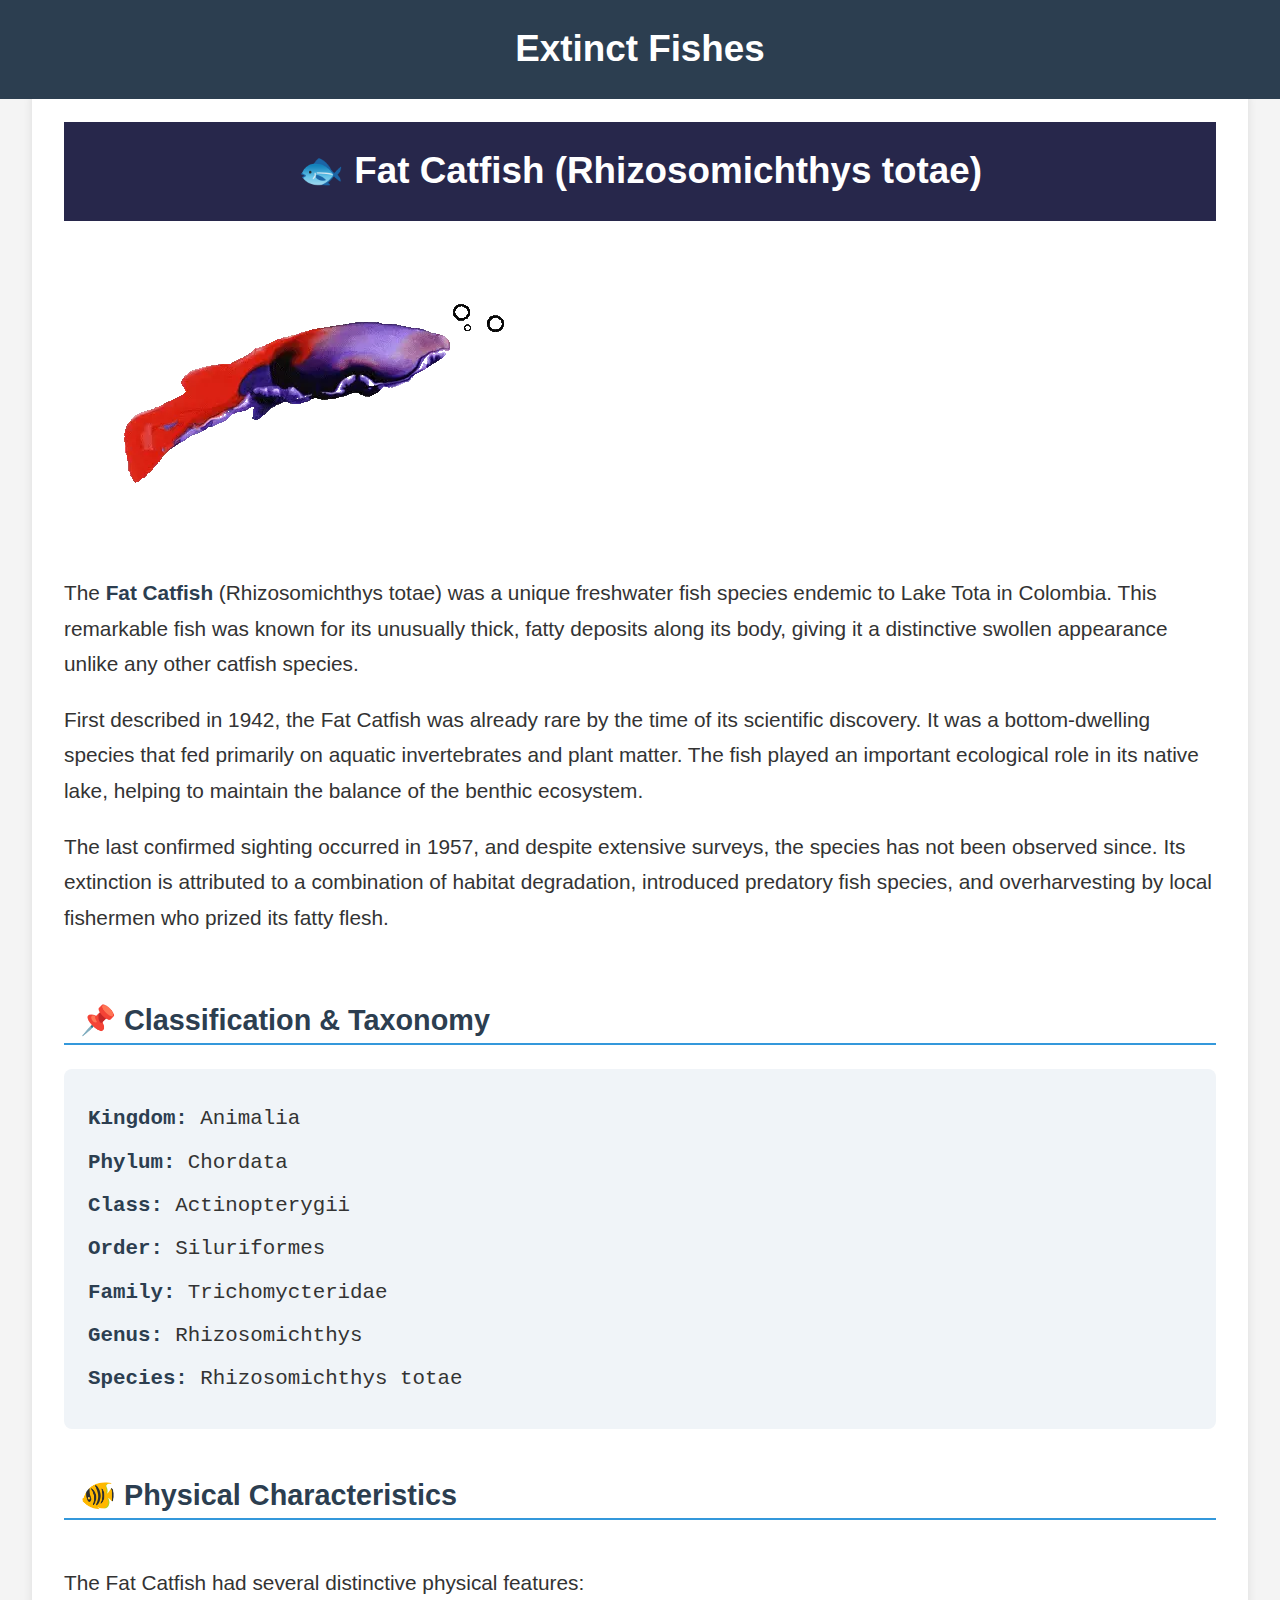
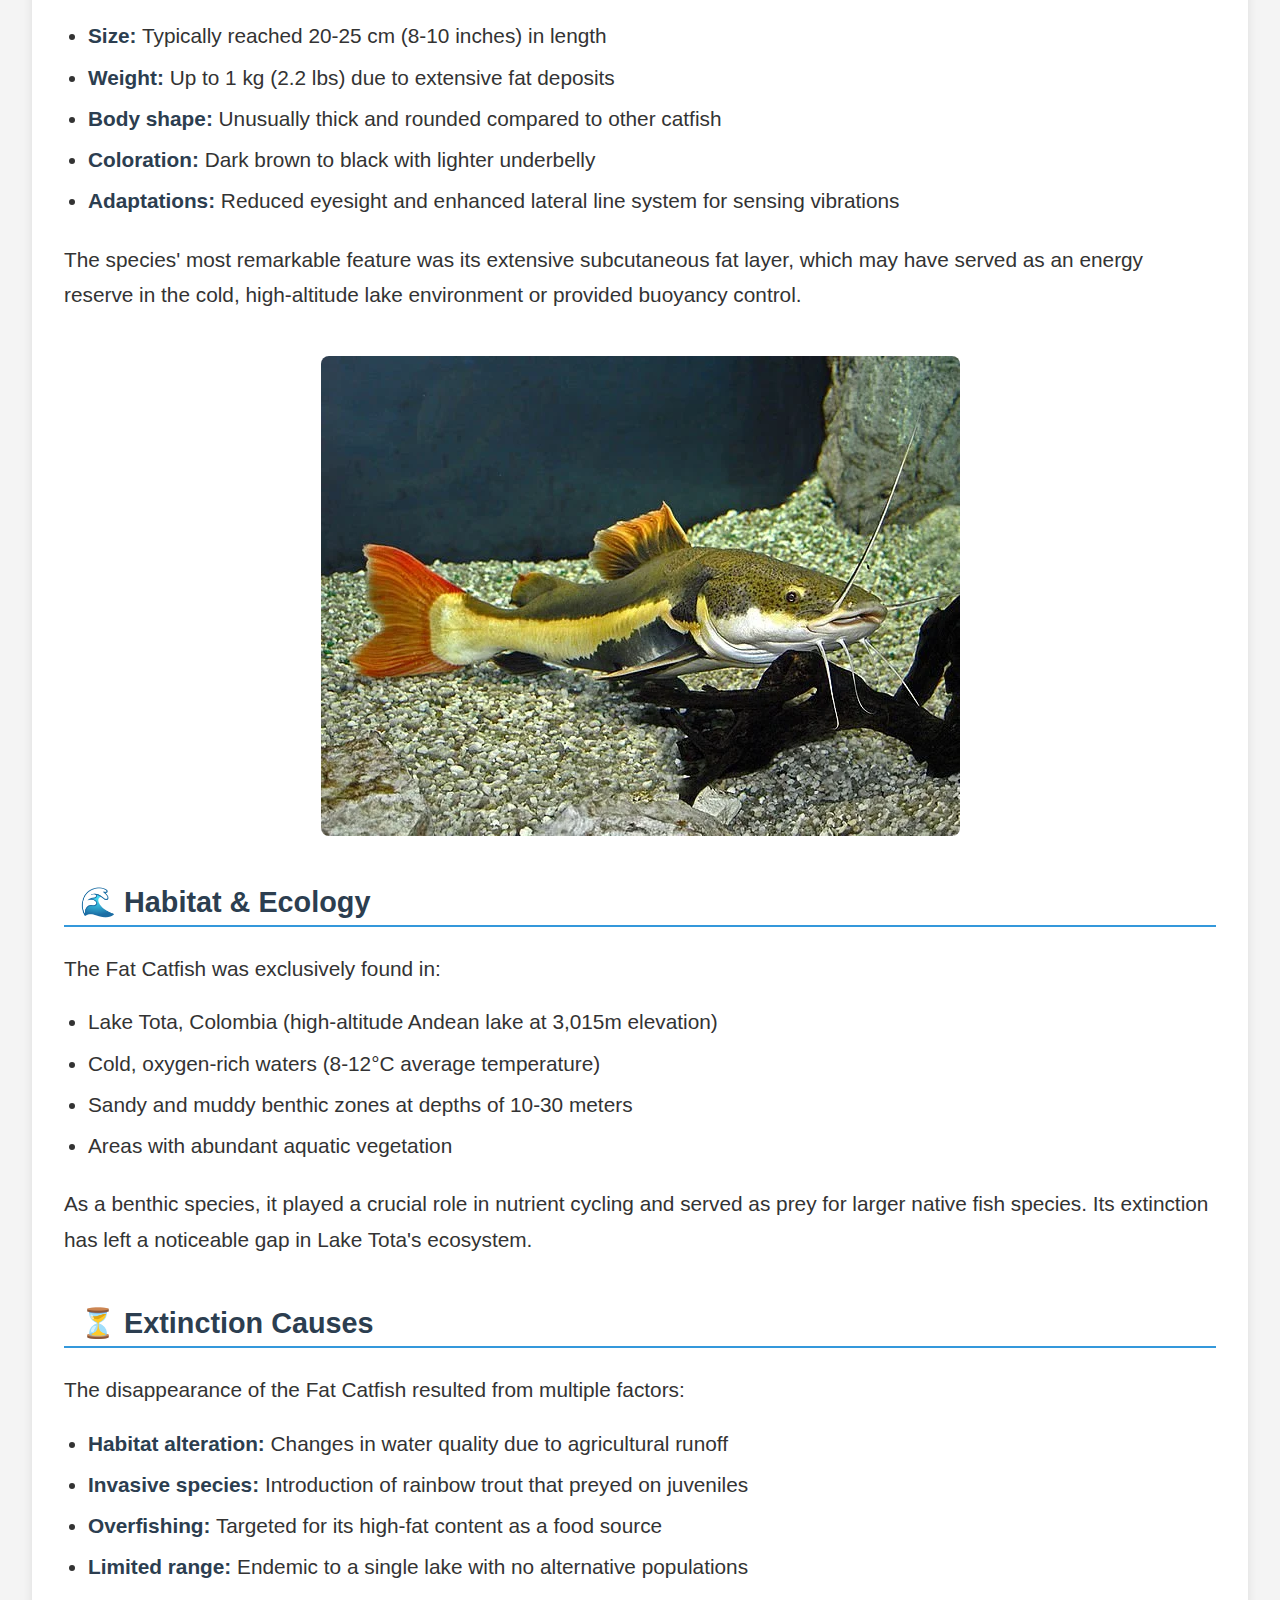
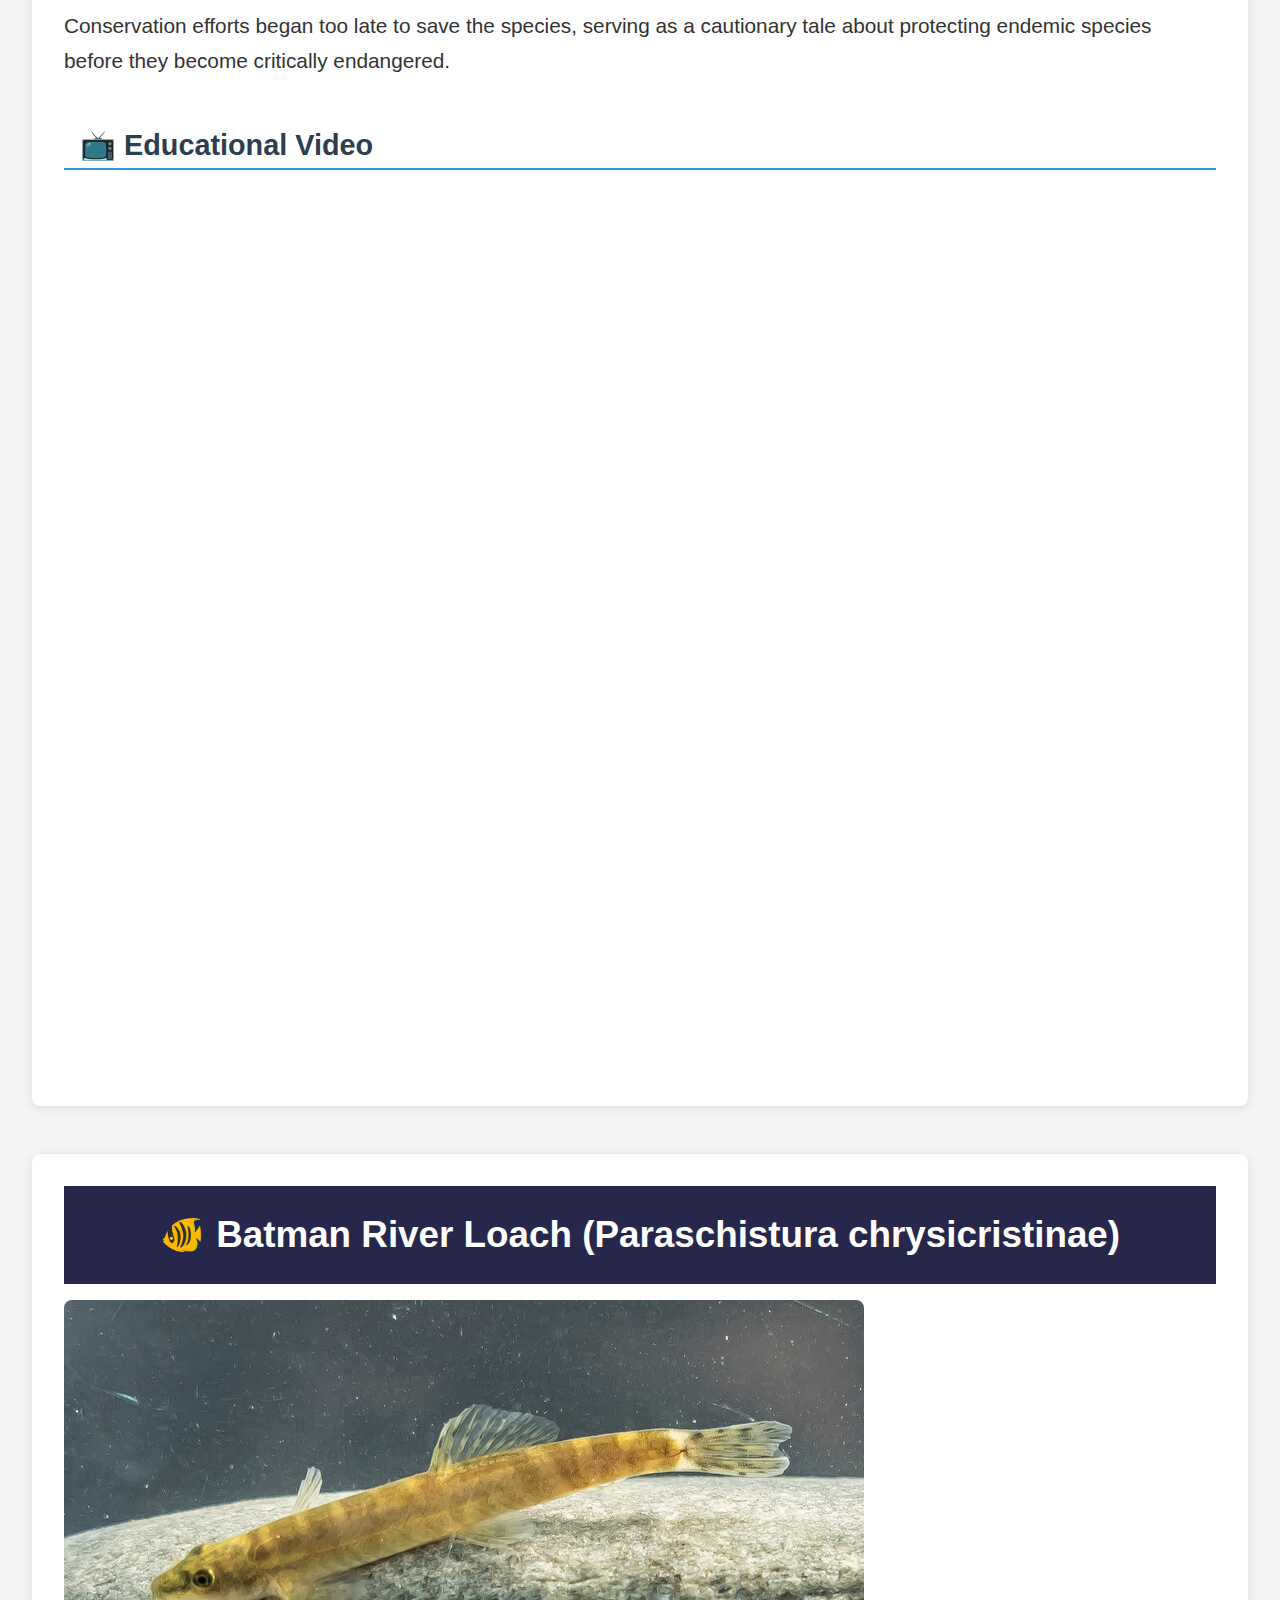
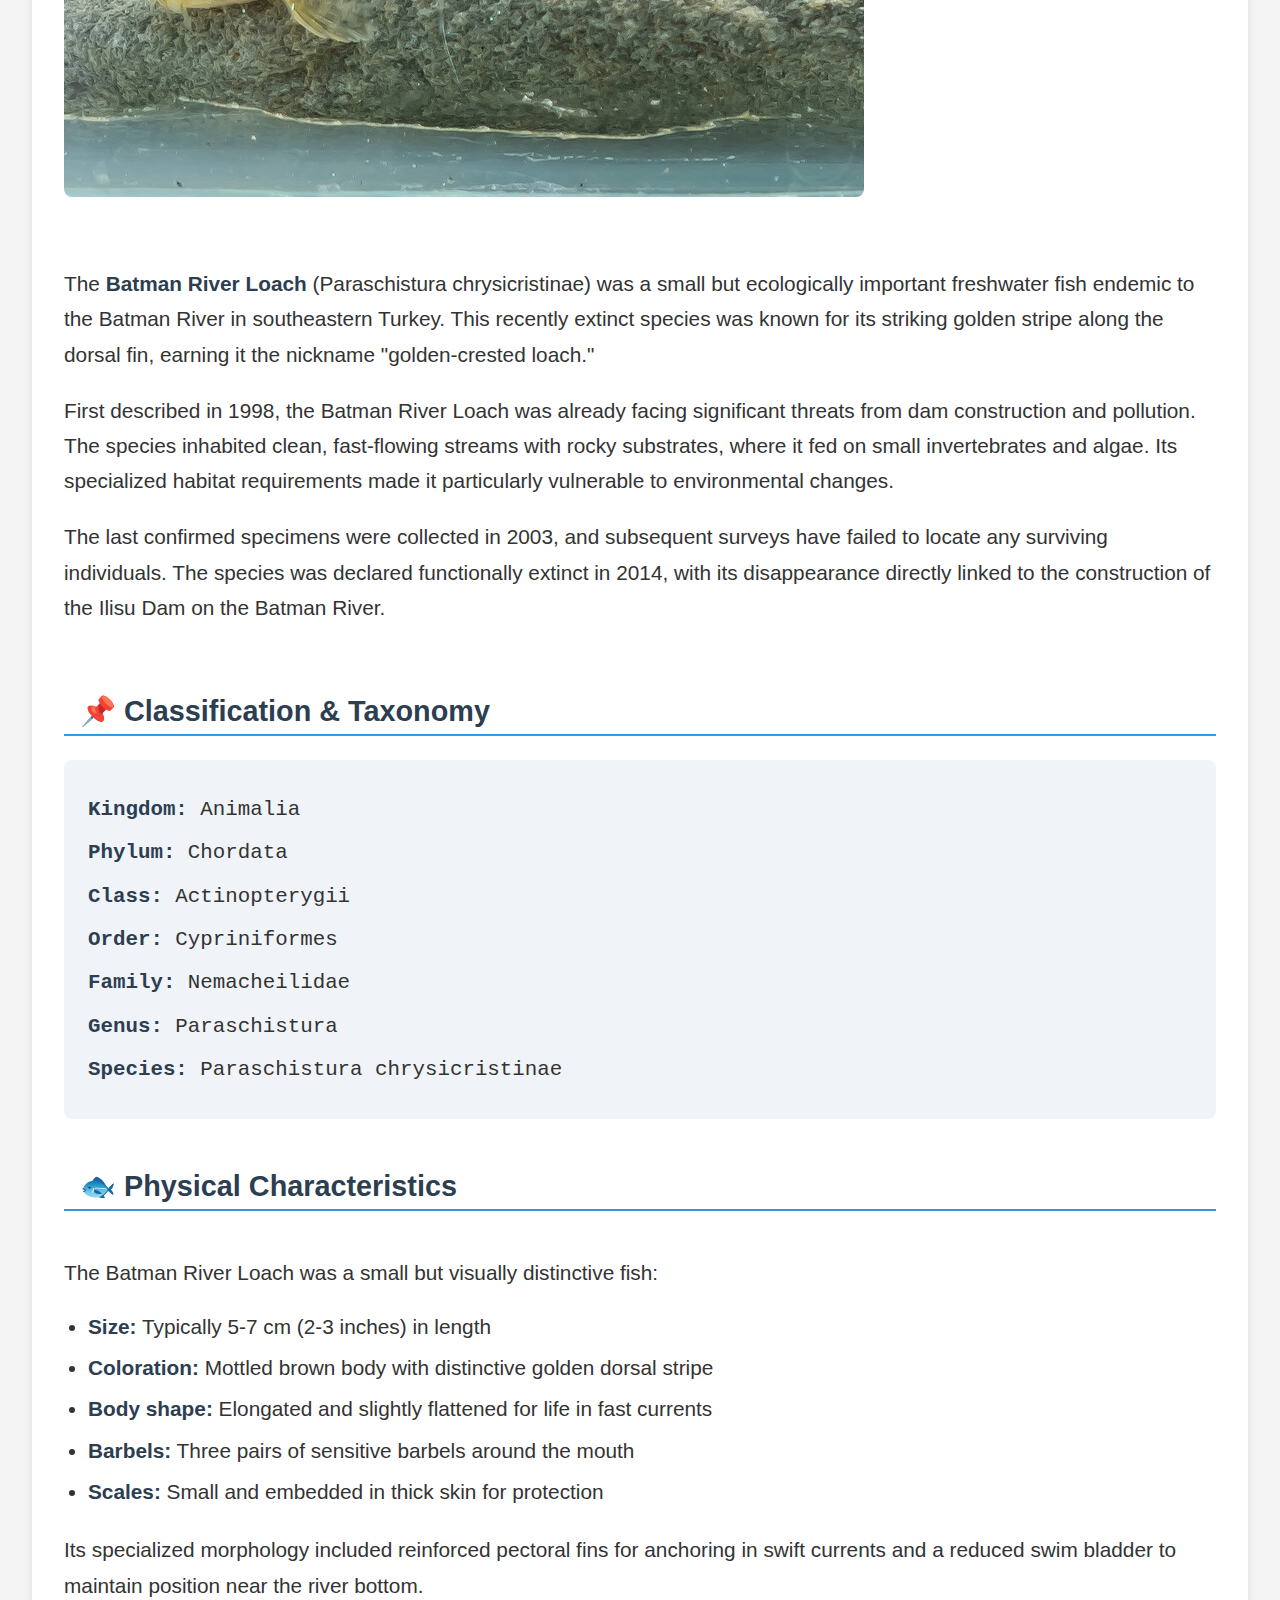
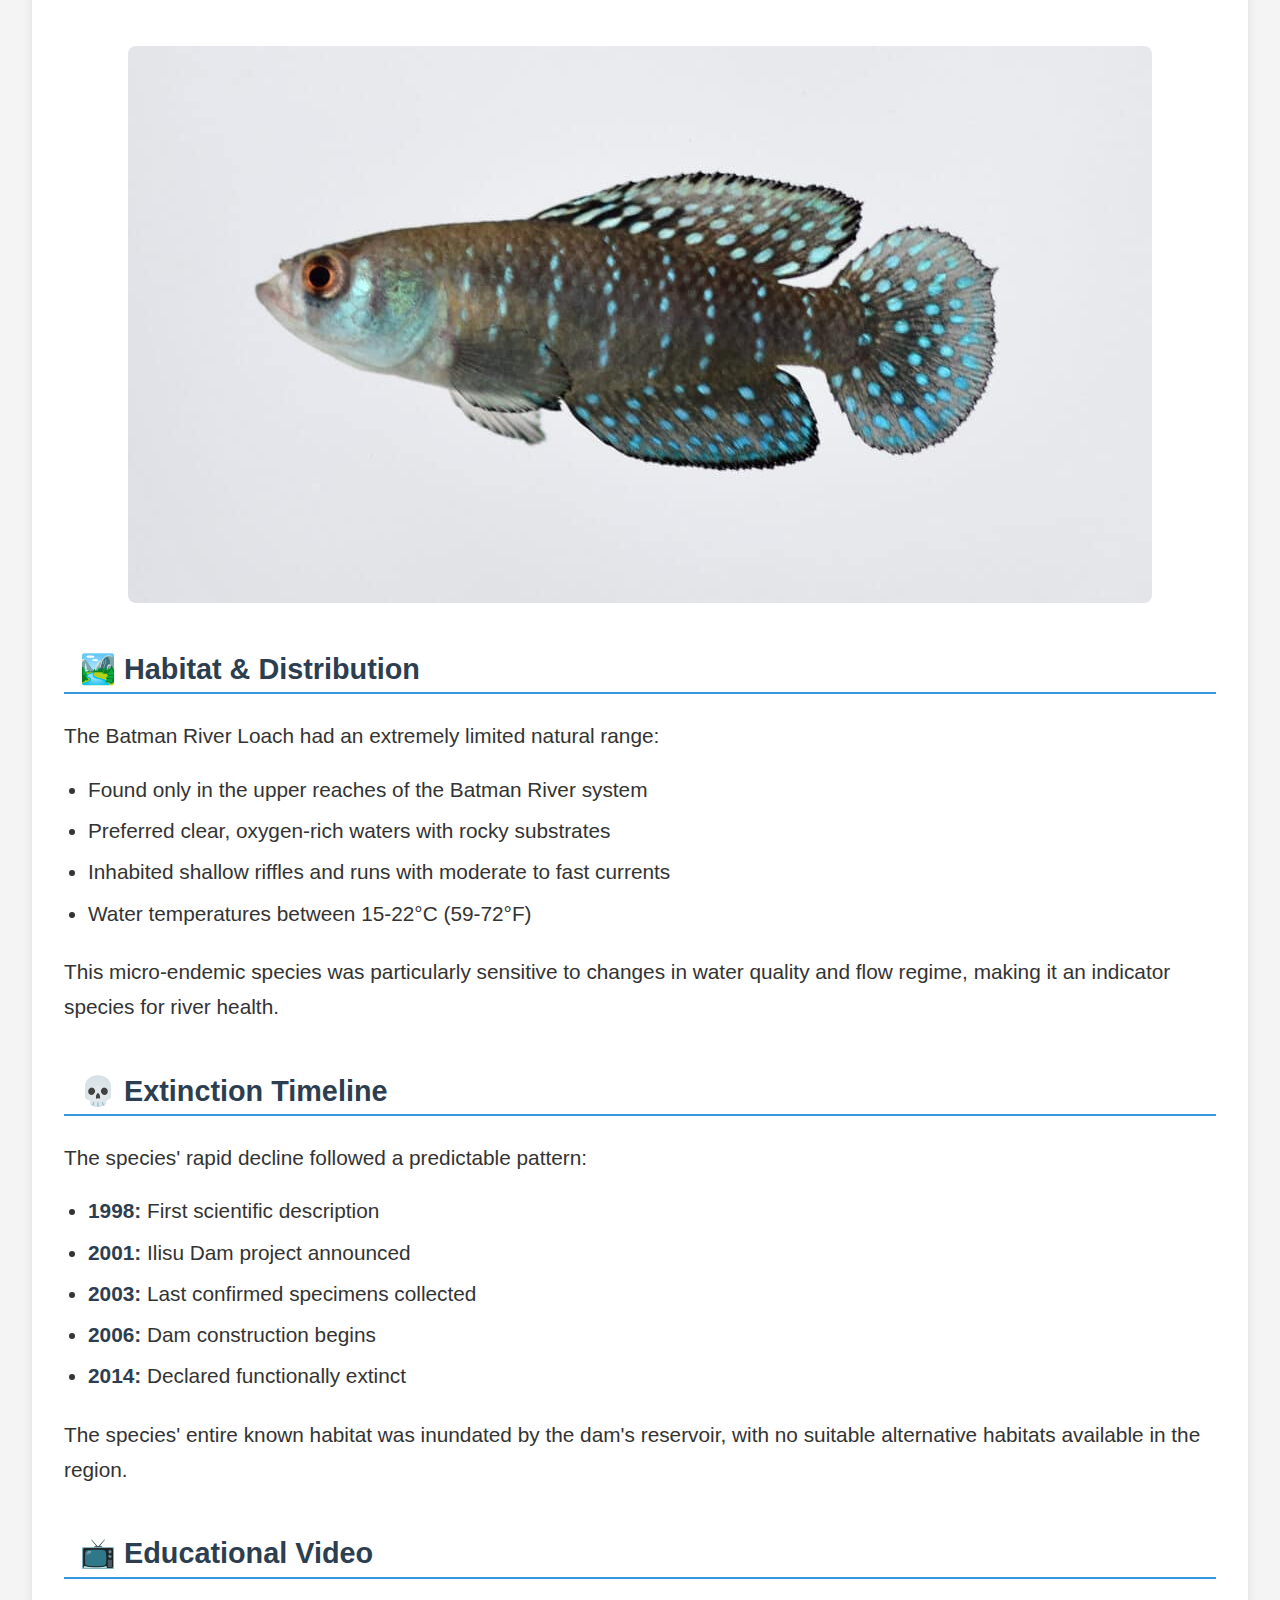
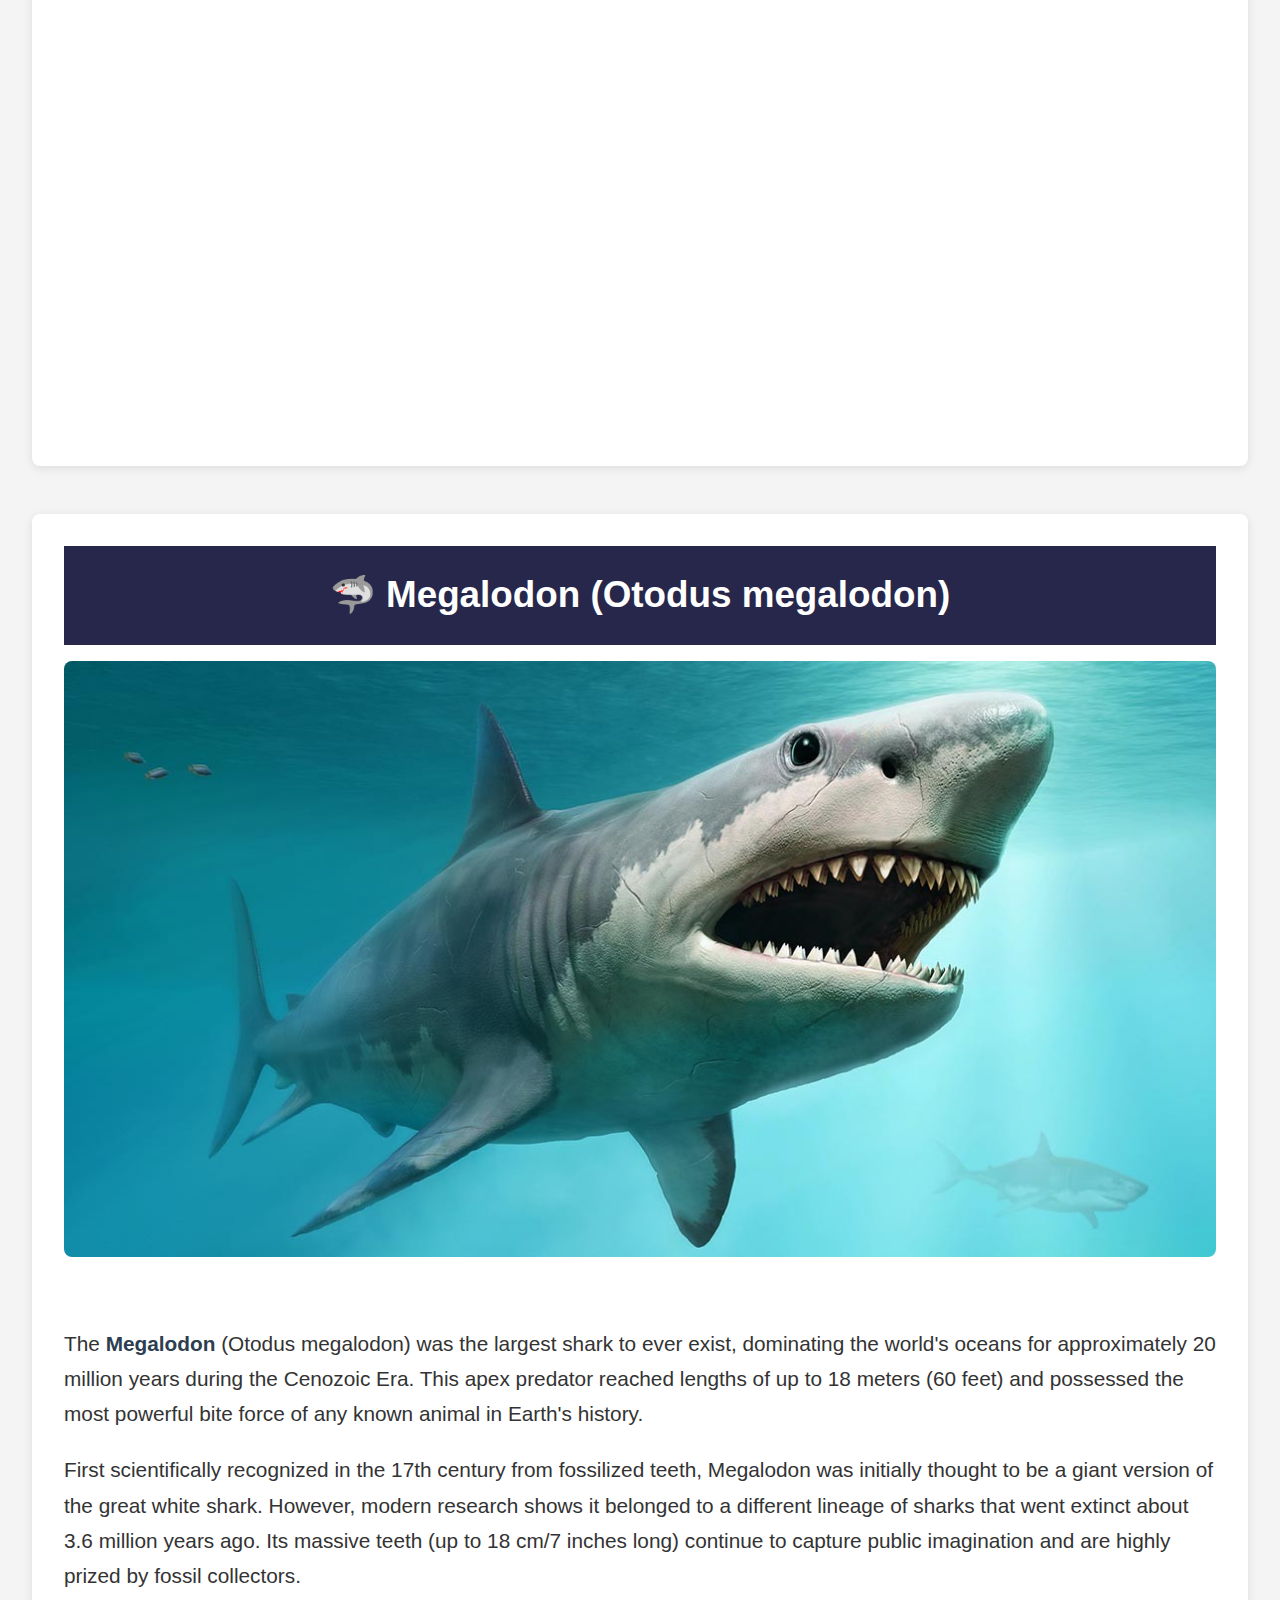
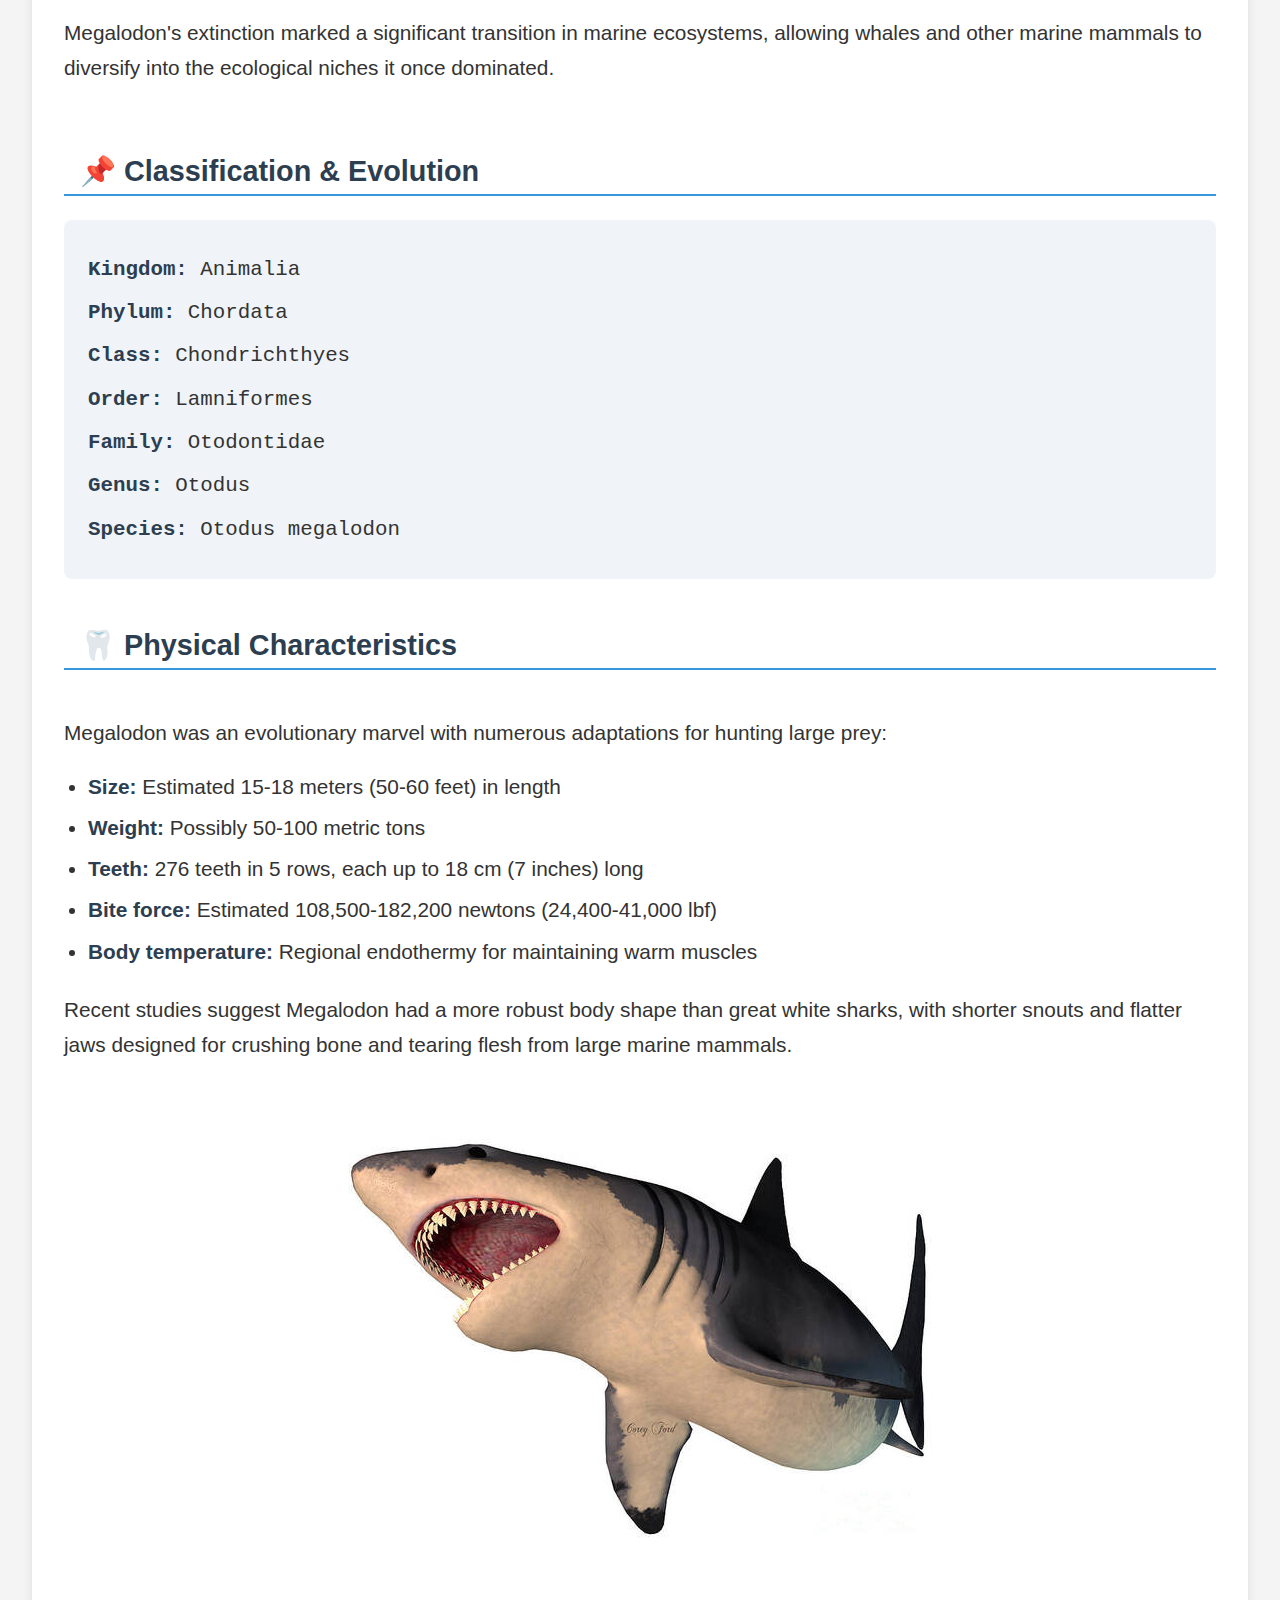
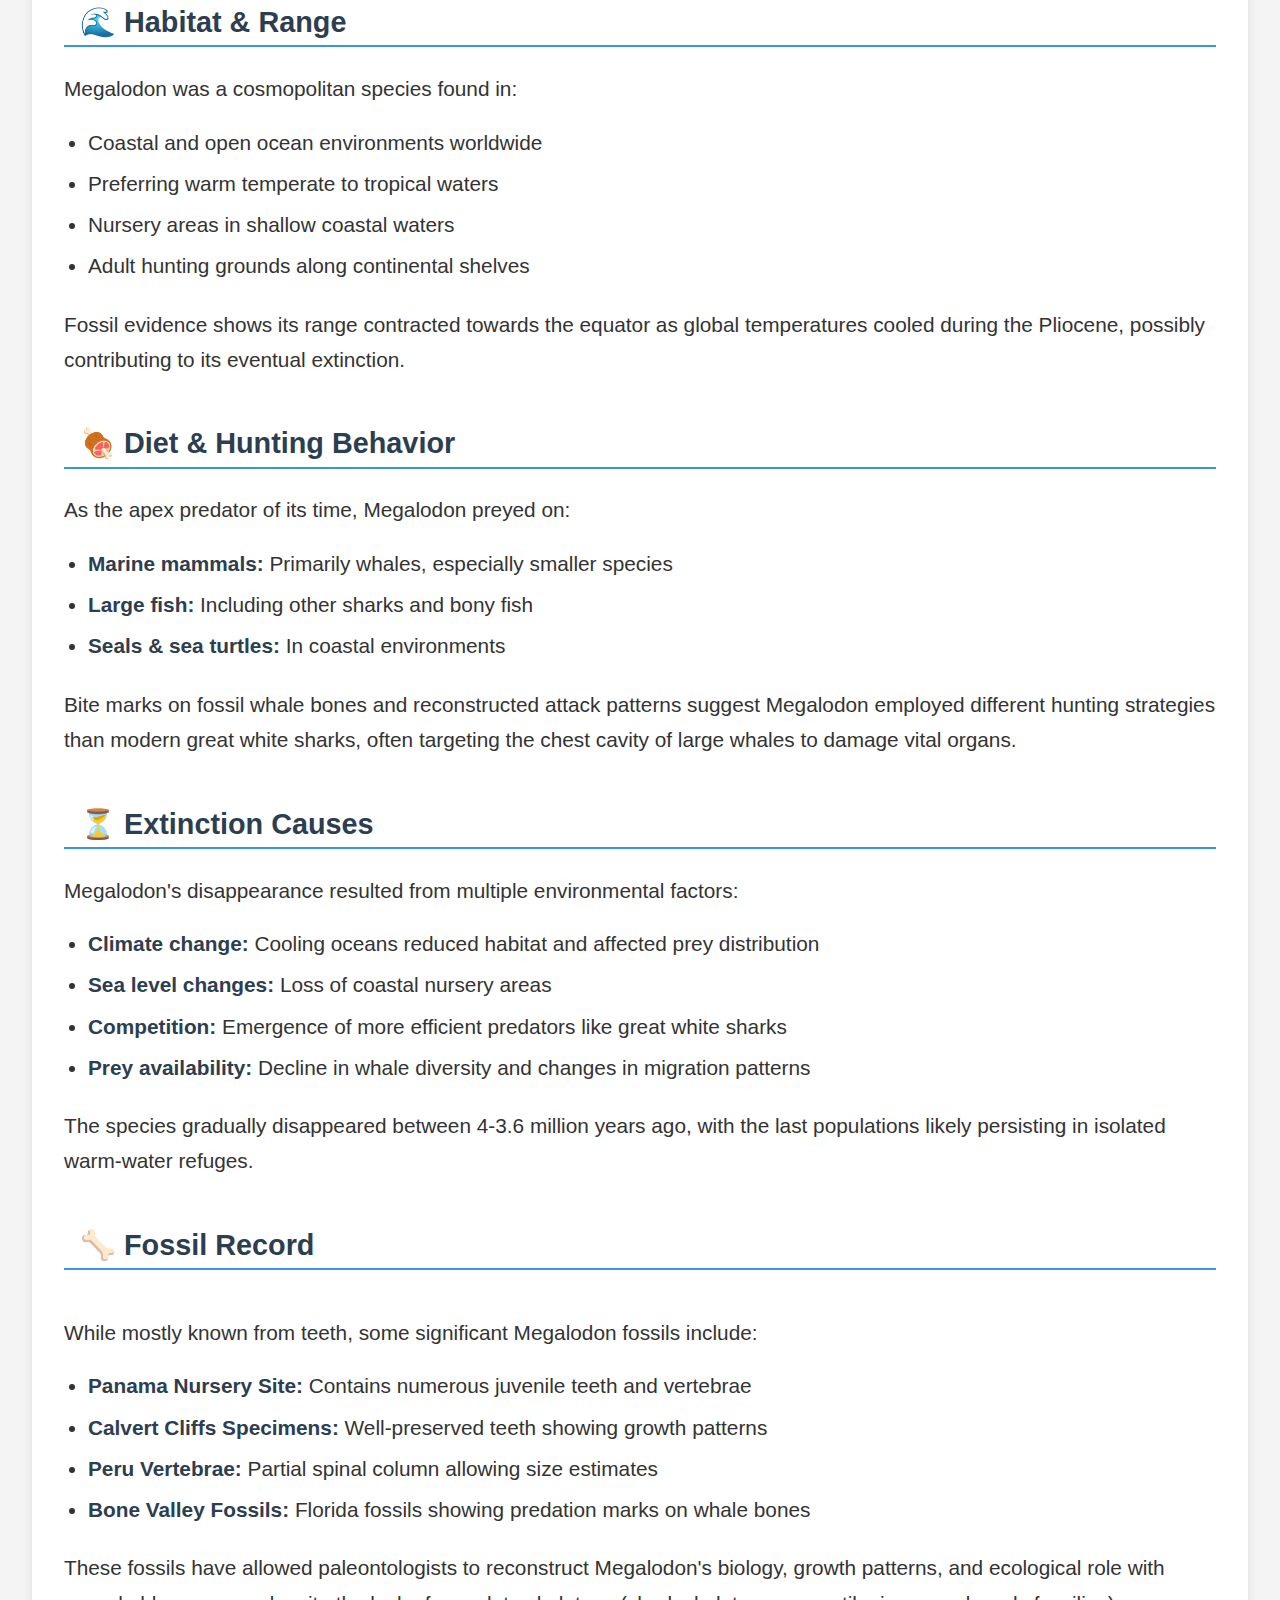
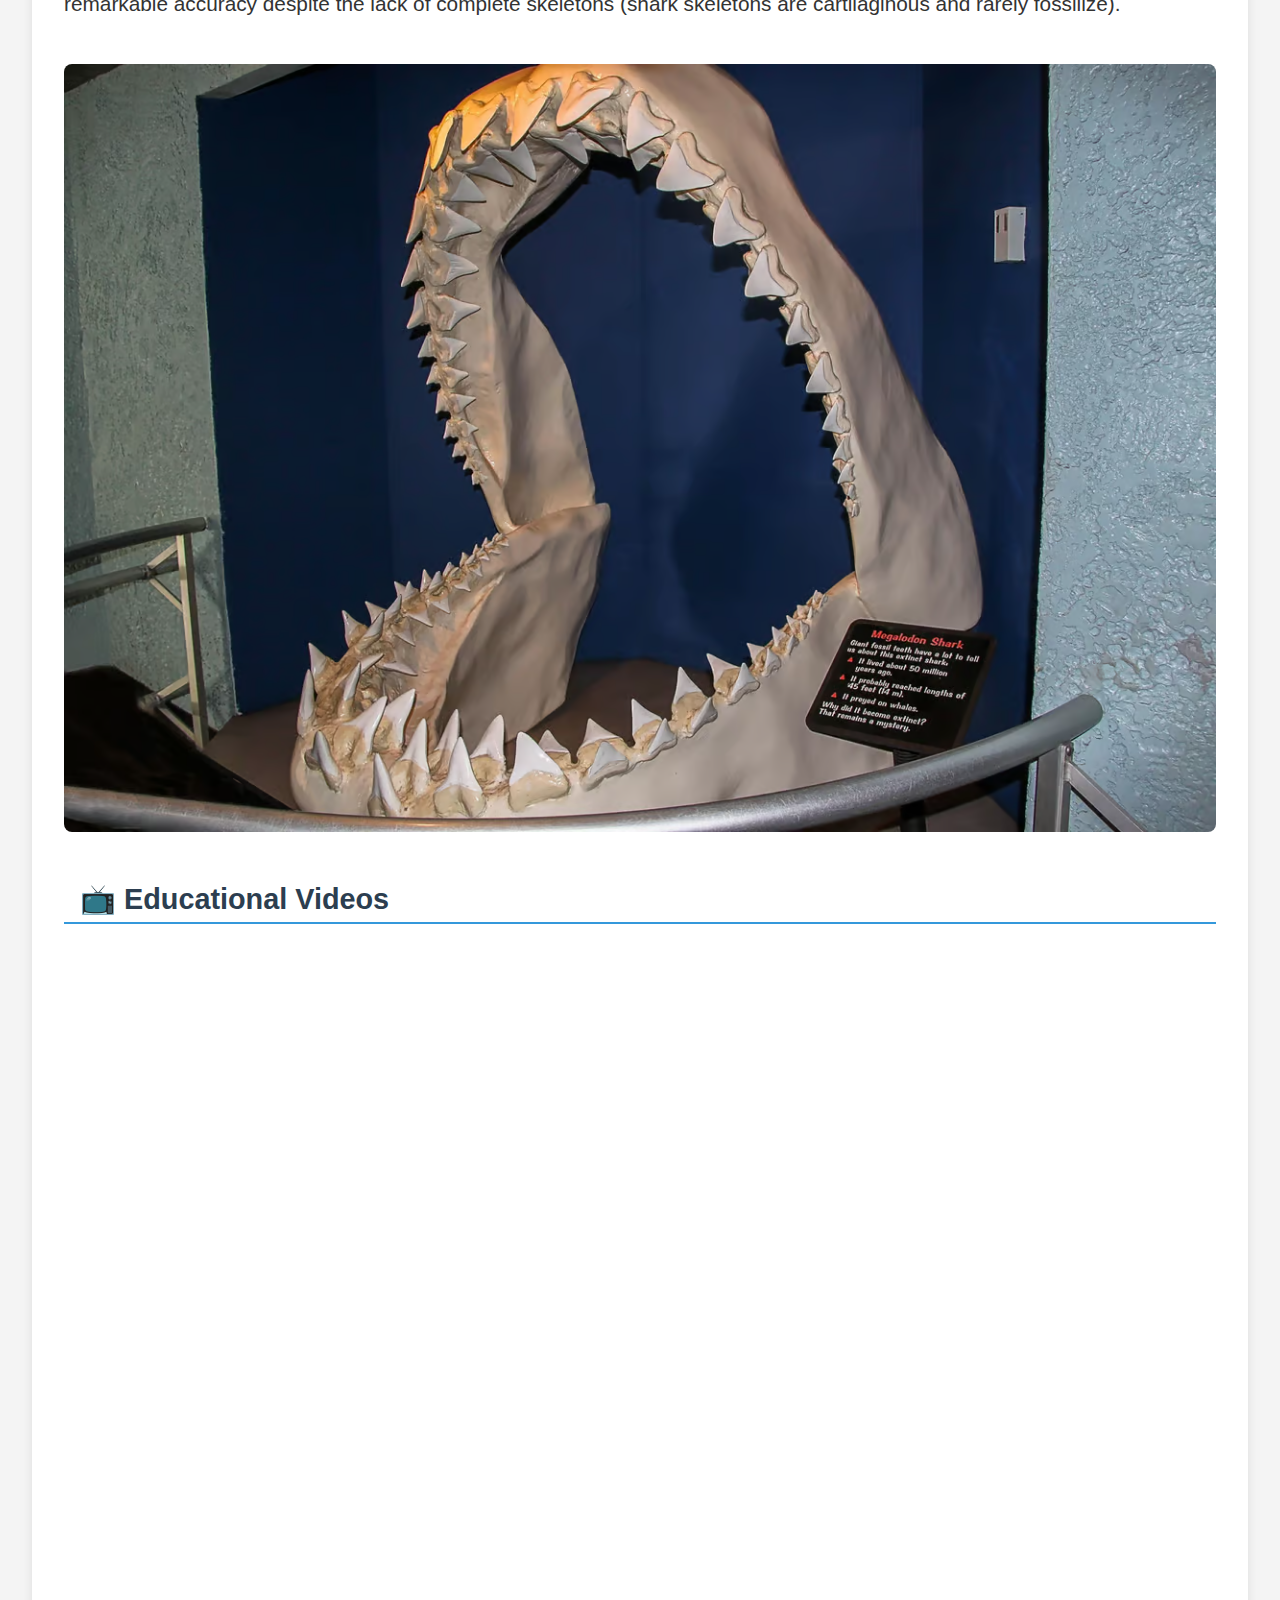
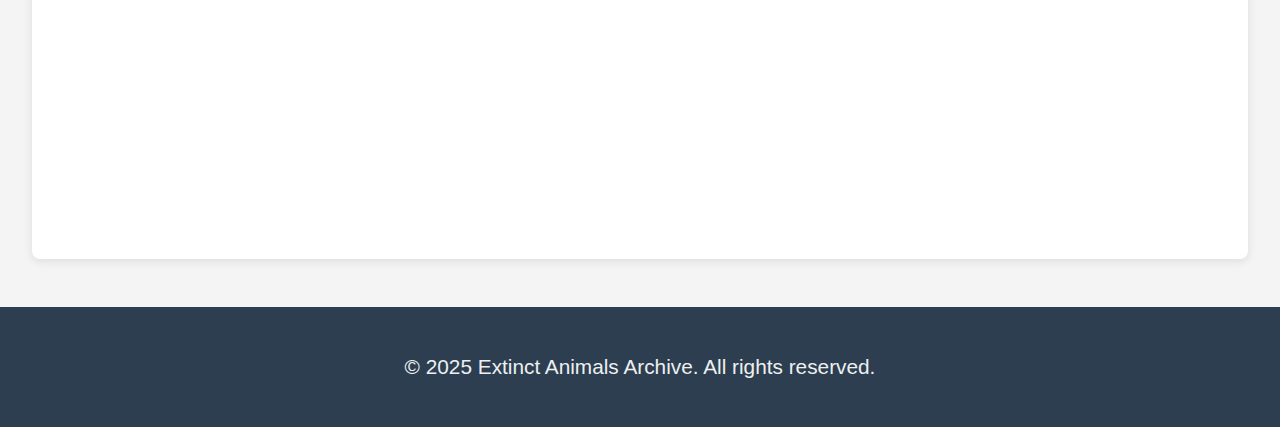
<file: pages/fishes-content.html>
<!DOCTYPE html>
<html lang="en">
<head>
    <meta charset="UTF-8">
    <meta name="viewport" content="width=device-width, initial-scale=1.0">
    <title>Extinct Fishes</title>
    <link rel="stylesheet" href="/css/content.css">
</head>
<body>
    <header>
        <h1>Extinct Fishes</h1>
    </header>

    <main class="container">

        <!-- Fat Catfish Section -->
        <section id="fat-catfish" class="animal-section">
            <h1 style="background-color: rgb(39, 39, 75);">🐟 Fat Catfish (Rhizosomichthys totae)</h1>
            <img src="/assets/images/fat-catfish.webp" alt="Fat Catfish illustration">

            <div class="content-wrapper">
                <div class="text-content">
                    <p>The <strong>Fat Catfish</strong> (Rhizosomichthys totae) was a unique freshwater fish species endemic to Lake Tota in Colombia. This remarkable fish was known for its unusually thick, fatty deposits along its body, giving it a distinctive swollen appearance unlike any other catfish species.</p>
                    
                    <p>First described in 1942, the Fat Catfish was already rare by the time of its scientific discovery. It was a bottom-dwelling species that fed primarily on aquatic invertebrates and plant matter. The fish played an important ecological role in its native lake, helping to maintain the balance of the benthic ecosystem.</p>
                    
                    <p>The last confirmed sighting occurred in 1957, and despite extensive surveys, the species has not been observed since. Its extinction is attributed to a combination of habitat degradation, introduced predatory fish species, and overharvesting by local fishermen who prized its fatty flesh.</p>
                </div>
            </div>

            <h2>📌 Classification & Taxonomy</h2>
            <div class="classification">
                <p><strong>Kingdom:</strong> Animalia</p>
                <p><strong>Phylum:</strong> Chordata</p>
                <p><strong>Class:</strong> Actinopterygii</p>
                <p><strong>Order:</strong> Siluriformes</p>
                <p><strong>Family:</strong> Trichomycteridae</p>
                <p><strong>Genus:</strong> Rhizosomichthys</p>
                <p><strong>Species:</strong> Rhizosomichthys totae</p>
            </div>

            <h2>🐠 Physical Characteristics</h2>
            <div class="content-wrapper">
                <div class="text-content">
                    <p>The Fat Catfish had several distinctive physical features:</p>
                    <ul>
                        <li><strong>Size:</strong> Typically reached 20-25 cm (8-10 inches) in length</li>
                        <li><strong>Weight:</strong> Up to 1 kg (2.2 lbs) due to extensive fat deposits</li>
                        <li><strong>Body shape:</strong> Unusually thick and rounded compared to other catfish</li>
                        <li><strong>Coloration:</strong> Dark brown to black with lighter underbelly</li>
                        <li><strong>Adaptations:</strong> Reduced eyesight and enhanced lateral line system for sensing vibrations</li>
                    </ul>
                    <p>The species' most remarkable feature was its extensive subcutaneous fat layer, which may have served as an energy reserve in the cold, high-altitude lake environment or provided buoyancy control.</p>
                </div>
                <img src="/assets/images/fat-catfish-adaptations.webp" alt="Fat Catfish Adaptations">
            </div>

            <h2>🌊 Habitat & Ecology</h2>
            <p>The Fat Catfish was exclusively found in:</p>
            <ul>
                <li>Lake Tota, Colombia (high-altitude Andean lake at 3,015m elevation)</li>
                <li>Cold, oxygen-rich waters (8-12°C average temperature)</li>
                <li>Sandy and muddy benthic zones at depths of 10-30 meters</li>
                <li>Areas with abundant aquatic vegetation</li>
            </ul>
            <p>As a benthic species, it played a crucial role in nutrient cycling and served as prey for larger native fish species. Its extinction has left a noticeable gap in Lake Tota's ecosystem.</p>

            <h2>⏳ Extinction Causes</h2>
            <p>The disappearance of the Fat Catfish resulted from multiple factors:</p>
            <ul>
                <li><strong>Habitat alteration:</strong> Changes in water quality due to agricultural runoff</li>
                <li><strong>Invasive species:</strong> Introduction of rainbow trout that preyed on juveniles</li>
                <li><strong>Overfishing:</strong> Targeted for its high-fat content as a food source</li>
                <li><strong>Limited range:</strong> Endemic to a single lake with no alternative populations</li>
            </ul>
            <p>Conservation efforts began too late to save the species, serving as a cautionary tale about protecting endemic species before they become critically endangered.</p>

            <h2>📺 Educational Video</h2>
            <div class="video-container">
                <iframe src="https://www.youtube.com/embed/cgePZE5XowY" title="Fat Catfish Documentary"></iframe>
                <iframe src="https://www.youtube.com/embed/sWJWo00rHwU" title="Fat Catfish Documentary"></iframe>
            </div>
        </section>

        <!-- Batman River Loach Section -->
        <section id="batman-river-loach" class="animal-section">
            <h1 style="background-color: rgb(39, 39, 75);">🐠 Batman River Loach (Paraschistura chrysicristinae)</h1>
            <img src="/assets/images/diyarbakir.jpg" alt="Batman River Loach illustration">

            <div class="content-wrapper">
                <div class="text-content">
                    <p>The <strong>Batman River Loach</strong> (Paraschistura chrysicristinae) was a small but ecologically important freshwater fish endemic to the Batman River in southeastern Turkey. This recently extinct species was known for its striking golden stripe along the dorsal fin, earning it the nickname "golden-crested loach."</p>
                    
                    <p>First described in 1998, the Batman River Loach was already facing significant threats from dam construction and pollution. The species inhabited clean, fast-flowing streams with rocky substrates, where it fed on small invertebrates and algae. Its specialized habitat requirements made it particularly vulnerable to environmental changes.</p>
                    
                    <p>The last confirmed specimens were collected in 2003, and subsequent surveys have failed to locate any surviving individuals. The species was declared functionally extinct in 2014, with its disappearance directly linked to the construction of the Ilisu Dam on the Batman River.</p>
                </div>
            </div>

            <h2>📌 Classification & Taxonomy</h2>
            <div class="classification">
                <p><strong>Kingdom:</strong> Animalia</p>
                <p><strong>Phylum:</strong> Chordata</p>
                <p><strong>Class:</strong> Actinopterygii</p>
                <p><strong>Order:</strong> Cypriniformes</p>
                <p><strong>Family:</strong> Nemacheilidae</p>
                <p><strong>Genus:</strong> Paraschistura</p>
                <p><strong>Species:</strong> Paraschistura chrysicristinae</p>
            </div>

            <h2>🐟 Physical Characteristics</h2>
            <div class="content-wrapper">
                <div class="text-content">
                    <p>The Batman River Loach was a small but visually distinctive fish:</p>
                    <ul>
                        <li><strong>Size:</strong> Typically 5-7 cm (2-3 inches) in length</li>
                        <li><strong>Coloration:</strong> Mottled brown body with distinctive golden dorsal stripe</li>
                        <li><strong>Body shape:</strong> Elongated and slightly flattened for life in fast currents</li>
                        <li><strong>Barbels:</strong> Three pairs of sensitive barbels around the mouth</li>
                        <li><strong>Scales:</strong> Small and embedded in thick skin for protection</li>
                    </ul>
                    <p>Its specialized morphology included reinforced pectoral fins for anchoring in swift currents and a reduced swim bladder to maintain position near the river bottom.</p>
                </div>
                <img src="/assets/images/batman-river-loach.jpg" alt="Batman River Loach Adaptations">
            </div>

            <h2>🏞️ Habitat & Distribution</h2>
            <p>The Batman River Loach had an extremely limited natural range:</p>
            <ul>
                <li>Found only in the upper reaches of the Batman River system</li>
                <li>Preferred clear, oxygen-rich waters with rocky substrates</li>
                <li>Inhabited shallow riffles and runs with moderate to fast currents</li>
                <li>Water temperatures between 15-22°C (59-72°F)</li>
            </ul>
            <p>This micro-endemic species was particularly sensitive to changes in water quality and flow regime, making it an indicator species for river health.</p>

            <h2>💀 Extinction Timeline</h2>
            <p>The species' rapid decline followed a predictable pattern:</p>
            <ul>
                <li><strong>1998:</strong> First scientific description</li>
                <li><strong>2001:</strong> Ilisu Dam project announced</li>
                <li><strong>2003:</strong> Last confirmed specimens collected</li>
                <li><strong>2006:</strong> Dam construction begins</li>
                <li><strong>2014:</strong> Declared functionally extinct</li>
            </ul>
            <p>The species' entire known habitat was inundated by the dam's reservoir, with no suitable alternative habitats available in the region.</p>

            <h2>📺 Educational Video</h2>
            <div class="video-container">
                <iframe src="https://www.youtube.com/watch?v=m62LUH76n1w" title="Batman River Loach Documentary"></iframe>
            </div>
        </section>

        <!-- Megalodon Section -->
        <section id="megalodon" class="animal-section">
            <h1 style="background-color: rgb(39, 39, 75);">🦈 Megalodon (Otodus megalodon)</h1>
            <img src="/assets/images/megalodon.png" alt="Megalodon reconstruction">

            <div class="content-wrapper">
                <div class="text-content">
                    <p>The <strong>Megalodon</strong> (Otodus megalodon) was the largest shark to ever exist, dominating the world's oceans for approximately 20 million years during the Cenozoic Era. This apex predator reached lengths of up to 18 meters (60 feet) and possessed the most powerful bite force of any known animal in Earth's history.</p>
                    
                    <p>First scientifically recognized in the 17th century from fossilized teeth, Megalodon was initially thought to be a giant version of the great white shark. However, modern research shows it belonged to a different lineage of sharks that went extinct about 3.6 million years ago. Its massive teeth (up to 18 cm/7 inches long) continue to capture public imagination and are highly prized by fossil collectors.</p>
                    
                    <p>Megalodon's extinction marked a significant transition in marine ecosystems, allowing whales and other marine mammals to diversify into the ecological niches it once dominated.</p>
                </div>
            </div>

            <h2>📌 Classification & Evolution</h2>
            <div class="classification">
                <p><strong>Kingdom:</strong> Animalia</p>
                <p><strong>Phylum:</strong> Chordata</p>
                <p><strong>Class:</strong> Chondrichthyes</p>
                <p><strong>Order:</strong> Lamniformes</p>
                <p><strong>Family:</strong> Otodontidae</p>
                <p><strong>Genus:</strong> Otodus</p>
                <p><strong>Species:</strong> Otodus megalodon</p>
            </div>

            <h2>🦷 Physical Characteristics</h2>
            <div class="content-wrapper">
                <div class="text-content">
                    <p>Megalodon was an evolutionary marvel with numerous adaptations for hunting large prey:</p>
                    <ul>
                        <li><strong>Size:</strong> Estimated 15-18 meters (50-60 feet) in length</li>
                        <li><strong>Weight:</strong> Possibly 50-100 metric tons</li>
                        <li><strong>Teeth:</strong> 276 teeth in 5 rows, each up to 18 cm (7 inches) long</li>
                        <li><strong>Bite force:</strong> Estimated 108,500-182,200 newtons (24,400-41,000 lbf)</li>
                        <li><strong>Body temperature:</strong> Regional endothermy for maintaining warm muscles</li>
                    </ul>
                    <p>Recent studies suggest Megalodon had a more robust body shape than great white sharks, with shorter snouts and flatter jaws designed for crushing bone and tearing flesh from large marine mammals.</p>
                </div>
                <img src="/assets/images/megalodon-adaptations.jpg" alt="Megalodon Adaptations">
            </div>

            <h2>🌊 Habitat & Range</h2>
            <p>Megalodon was a cosmopolitan species found in:</p>
            <ul>
                <li>Coastal and open ocean environments worldwide</li>
                <li>Preferring warm temperate to tropical waters</li>
                <li>Nursery areas in shallow coastal waters</li>
                <li>Adult hunting grounds along continental shelves</li>
            </ul>
            <p>Fossil evidence shows its range contracted towards the equator as global temperatures cooled during the Pliocene, possibly contributing to its eventual extinction.</p>

            <h2>🍖 Diet & Hunting Behavior</h2>
            <p>As the apex predator of its time, Megalodon preyed on:</p>
            <ul>
                <li><strong>Marine mammals:</strong> Primarily whales, especially smaller species</li>
                <li><strong>Large fish:</strong> Including other sharks and bony fish</li>
                <li><strong>Seals & sea turtles:</strong> In coastal environments</li>
            </ul>
            <p>Bite marks on fossil whale bones and reconstructed attack patterns suggest Megalodon employed different hunting strategies than modern great white sharks, often targeting the chest cavity of large whales to damage vital organs.</p>

            <h2>⏳ Extinction Causes</h2>
            <p>Megalodon's disappearance resulted from multiple environmental factors:</p>
            <ul>
                <li><strong>Climate change:</strong> Cooling oceans reduced habitat and affected prey distribution</li>
                <li><strong>Sea level changes:</strong> Loss of coastal nursery areas</li>
                <li><strong>Competition:</strong> Emergence of more efficient predators like great white sharks</li>
                <li><strong>Prey availability:</strong> Decline in whale diversity and changes in migration patterns</li>
            </ul>
            <p>The species gradually disappeared between 4-3.6 million years ago, with the last populations likely persisting in isolated warm-water refuges.</p>

            <h2>🦴 Fossil Record</h2>
            <div class="content-wrapper">
                <div class="text-content">
                    <p>While mostly known from teeth, some significant Megalodon fossils include:</p>
                    <ul>
                        <li><strong>Panama Nursery Site:</strong> Contains numerous juvenile teeth and vertebrae</li>
                        <li><strong>Calvert Cliffs Specimens:</strong> Well-preserved teeth showing growth patterns</li>
                        <li><strong>Peru Vertebrae:</strong> Partial spinal column allowing size estimates</li>
                        <li><strong>Bone Valley Fossils:</strong> Florida fossils showing predation marks on whale bones</li>
                    </ul>
                    <p>These fossils have allowed paleontologists to reconstruct Megalodon's biology, growth patterns, and ecological role with remarkable accuracy despite the lack of complete skeletons (shark skeletons are cartilaginous and rarely fossilize).</p>
                </div>
                <img src="/assets/images/megalodon-fossils.avif" alt="Megalodon Fossils">
            </div>

            <h2>📺 Educational Videos</h2>
            <div class="video-container">
                <iframe src="https://www.youtube.com/watch?v=BTPcq2HczVY" title="Megalodon Documentary"></iframe>
                <iframe src="https://www.youtube.com/watch?v=6LGCk08zMbg" title="Megalodon Research"></iframe>
            </div>
        </section>

    </main>

    <footer>
        <div class="footer-content">
            <p>&copy; 2025 Extinct Animals Archive. All rights reserved.</p>
        </div>
    </footer>
</body>
</html>
</file>
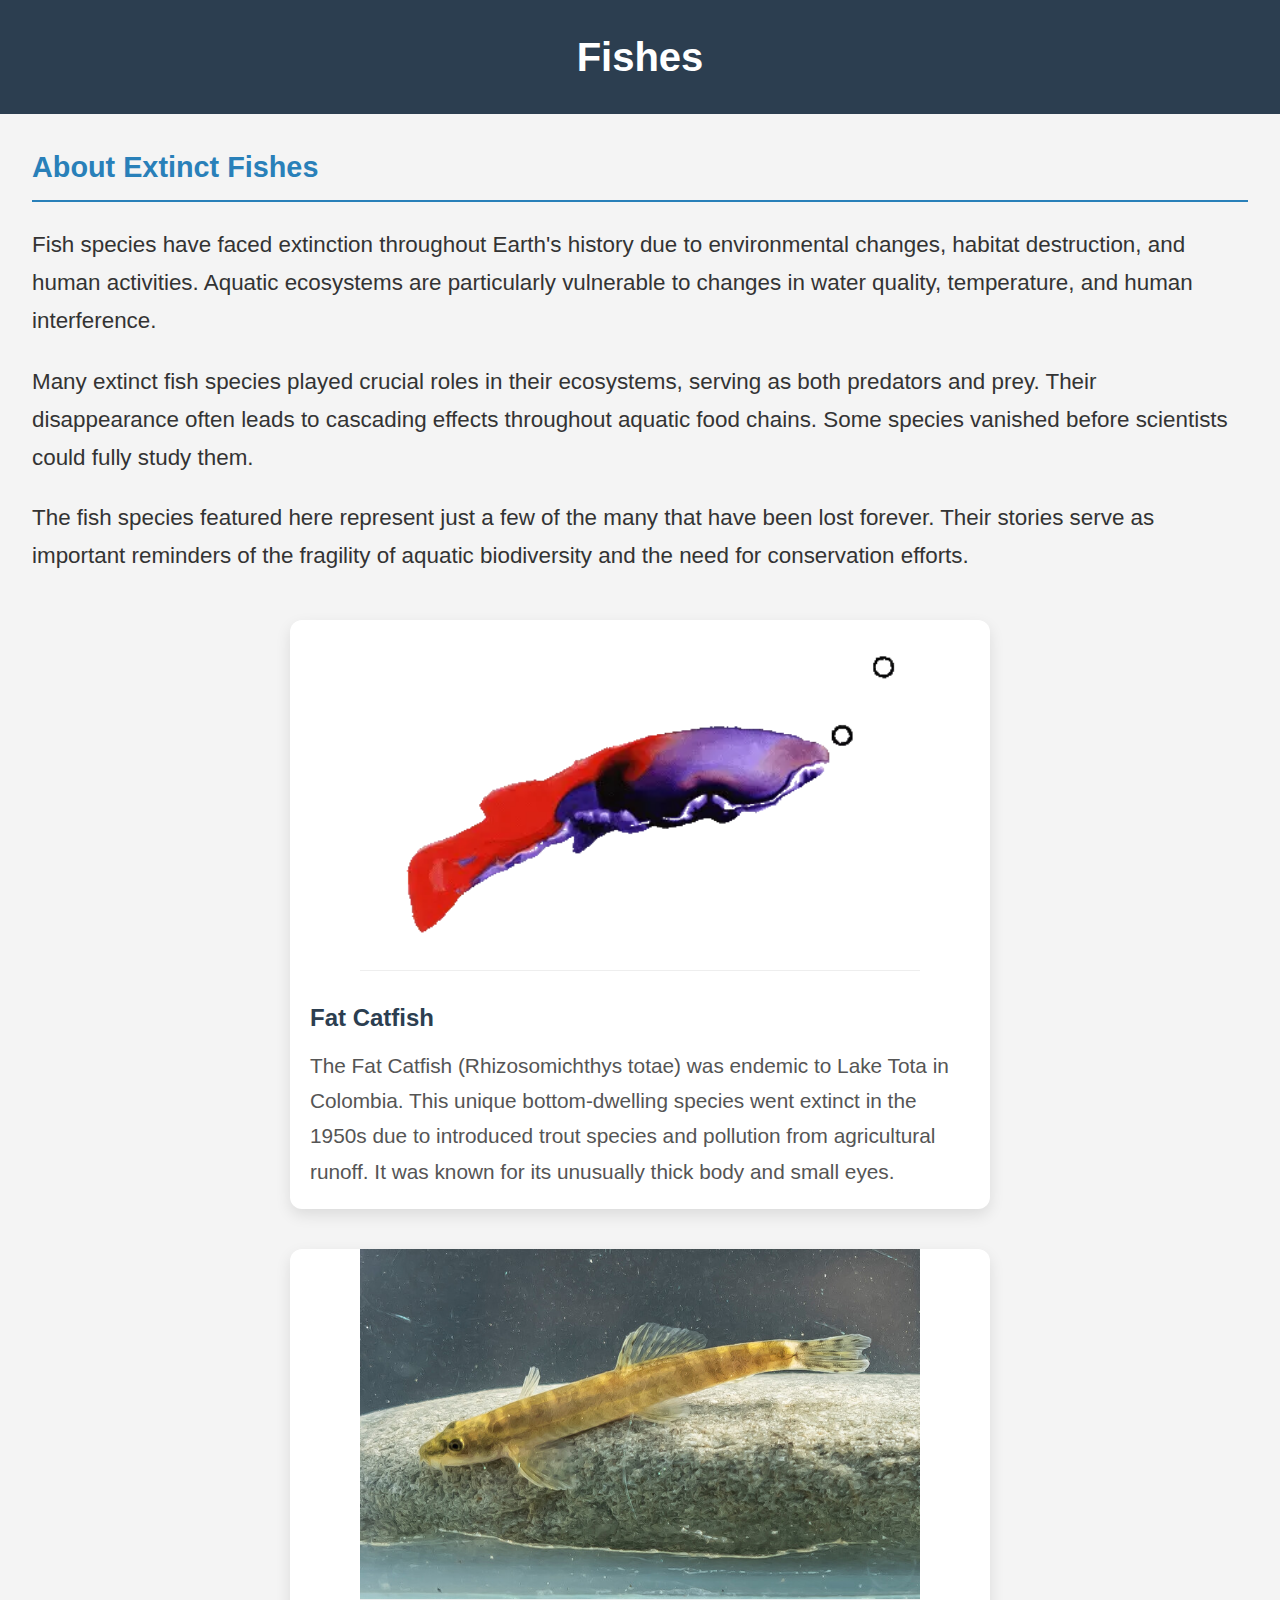
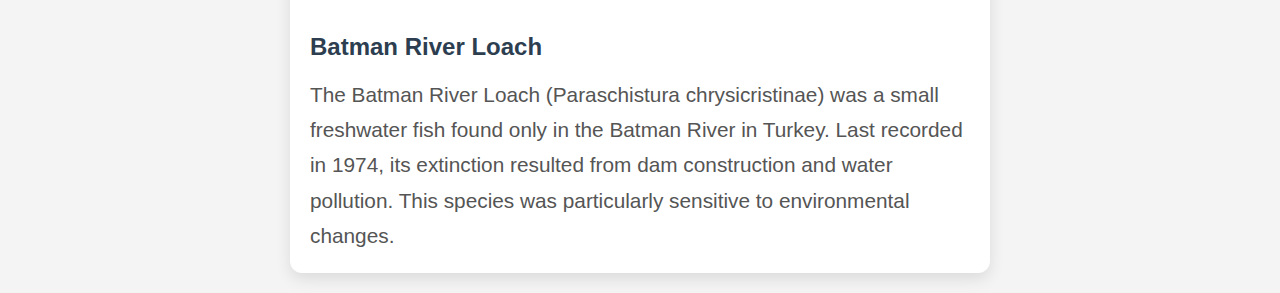
<file: pages/fishes-menu.html>
<!DOCTYPE html>
<html lang="en">
<head>
    <meta charset="UTF-8">
    <meta name="viewport" content="width=device-width, initial-scale=1.0">
    <title>Fishes</title>
    <link rel="stylesheet" href="/css/menu.css">
</head>
<body>
    <header>
        <h1>Fishes</h1>
    </header>

    <main>
        <section class="description">
            <h2 id="fishes-description">About Extinct Fishes</h2>
            <p>
                Fish species have faced extinction throughout Earth's history due to environmental changes, habitat destruction, and human activities. 
                Aquatic ecosystems are particularly vulnerable to changes in water quality, temperature, and human interference.
            </p>
            <p>
                Many extinct fish species played crucial roles in their ecosystems, serving as both predators and prey. Their disappearance often leads 
                to cascading effects throughout aquatic food chains. Some species vanished before scientists could fully study them.
            </p>
            <p>
                The fish species featured here represent just a few of the many that have been lost forever. Their stories serve as important reminders 
                of the fragility of aquatic biodiversity and the need for conservation efforts.
            </p>
        </section>

        <section class="container">
            <div class="case-container">
                <a href="#" class="case-box" style="width: 700px;">
                    <img src="/assets/images/fat-catfish.webp" alt="Fat Catfish">
                    <h3>Fat Catfish</h3>
                    <p>
                        The Fat Catfish (Rhizosomichthys totae) was endemic to Lake Tota in Colombia. This unique bottom-dwelling species went extinct in the 1950s 
                        due to introduced trout species and pollution from agricultural runoff. It was known for its unusually thick body and small eyes.
                    </p>
                </a>
                <a href="#" class="case-box" style="width: 700px;">
                    <img src="/assets/images/diyarbakir.jpg" alt="Batman River Loach">
                    <h3>Batman River Loach</h3>
                    <p>
                        The Batman River Loach (Paraschistura chrysicristinae) was a small freshwater fish found only in the Batman River in Turkey. Last recorded 
                        in 1974, its extinction resulted from dam construction and water pollution. This species was particularly sensitive to environmental changes.
                    </p>
                </a>
            </div>
        </section>
    </main>
</body>
</html>
</file>
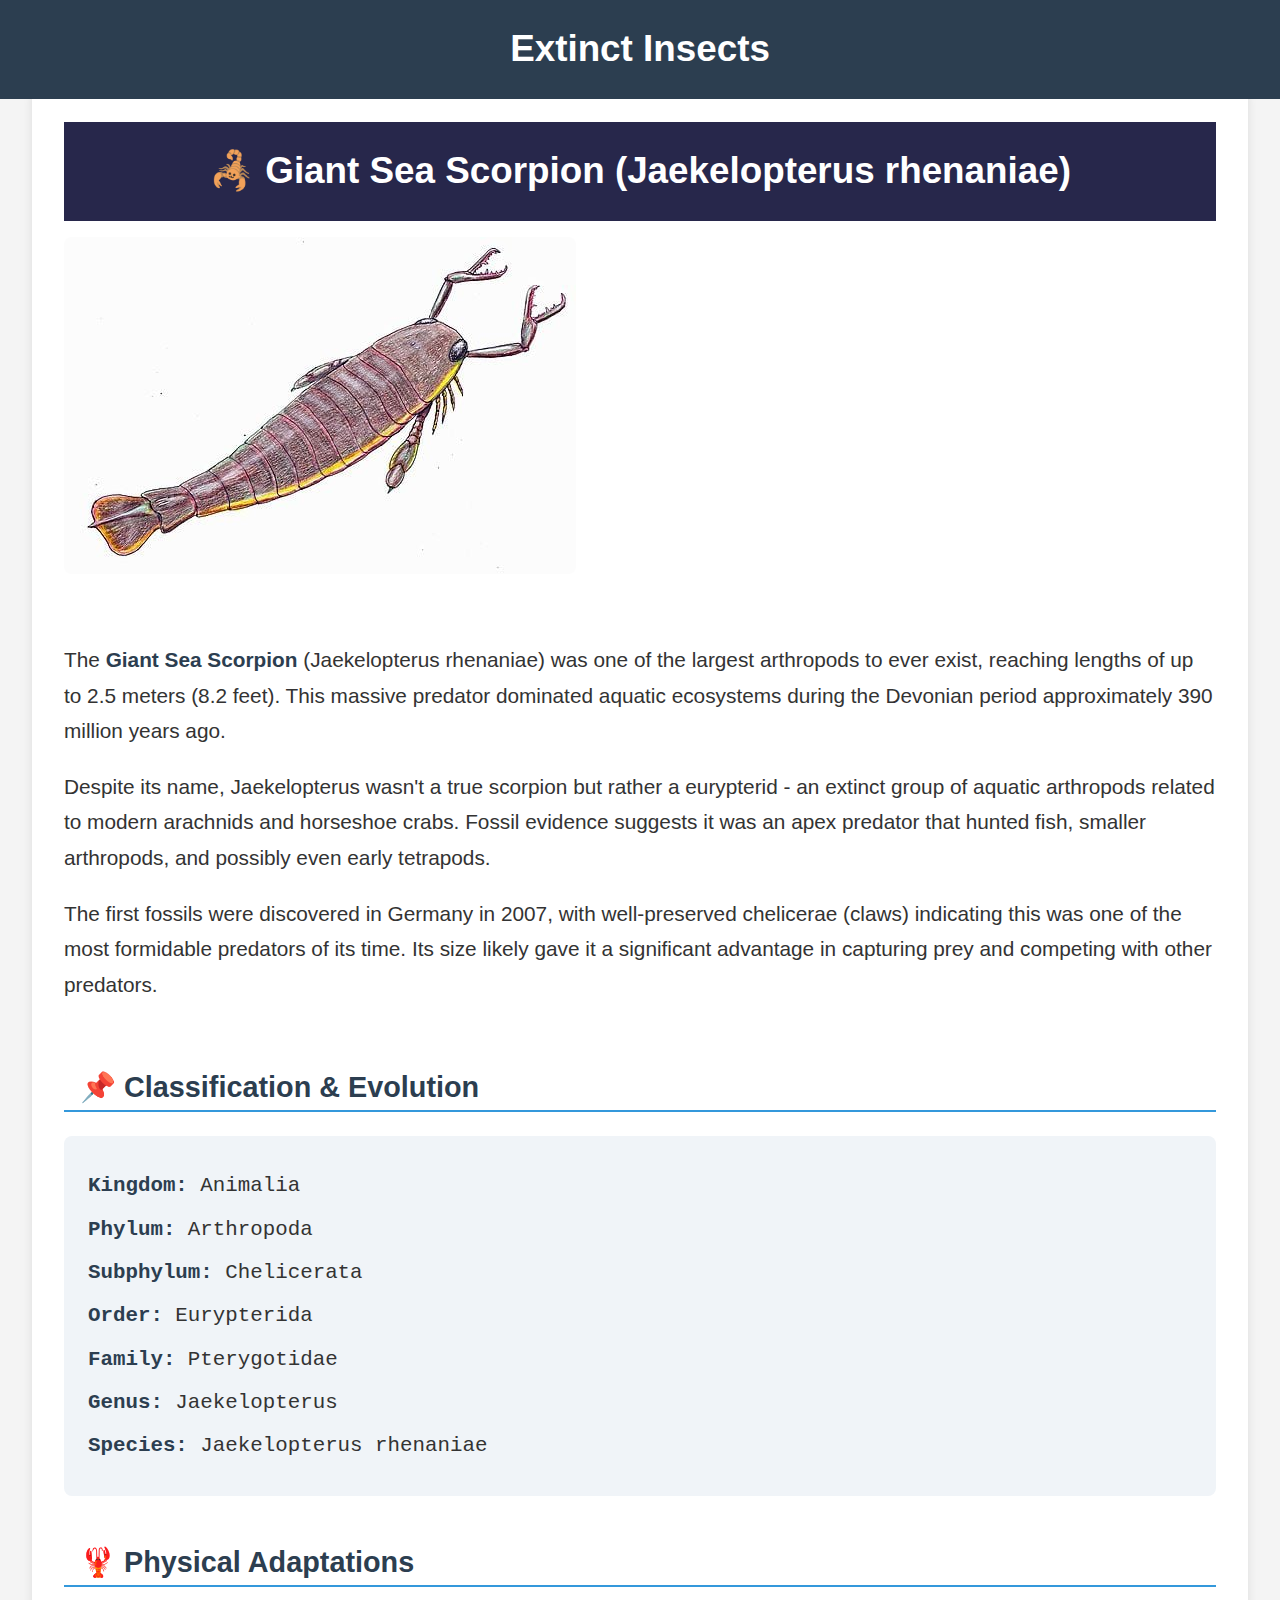
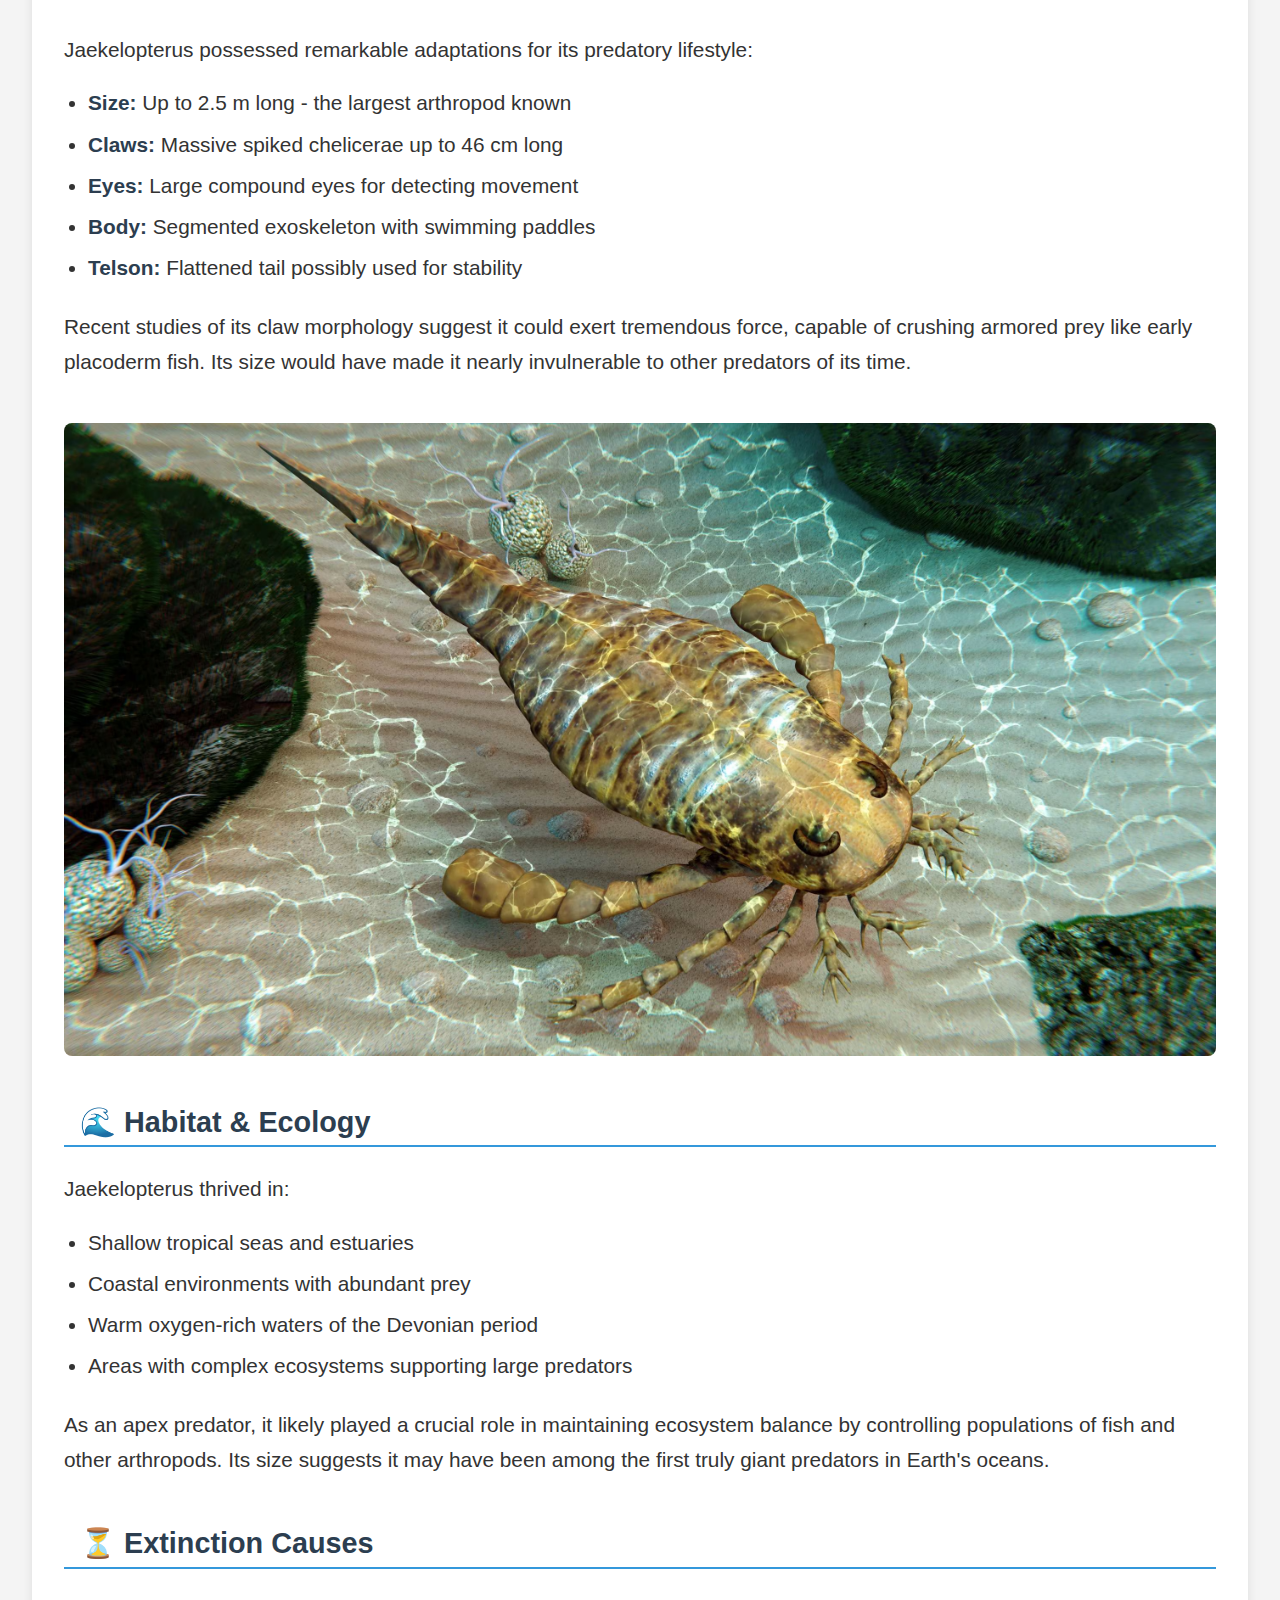
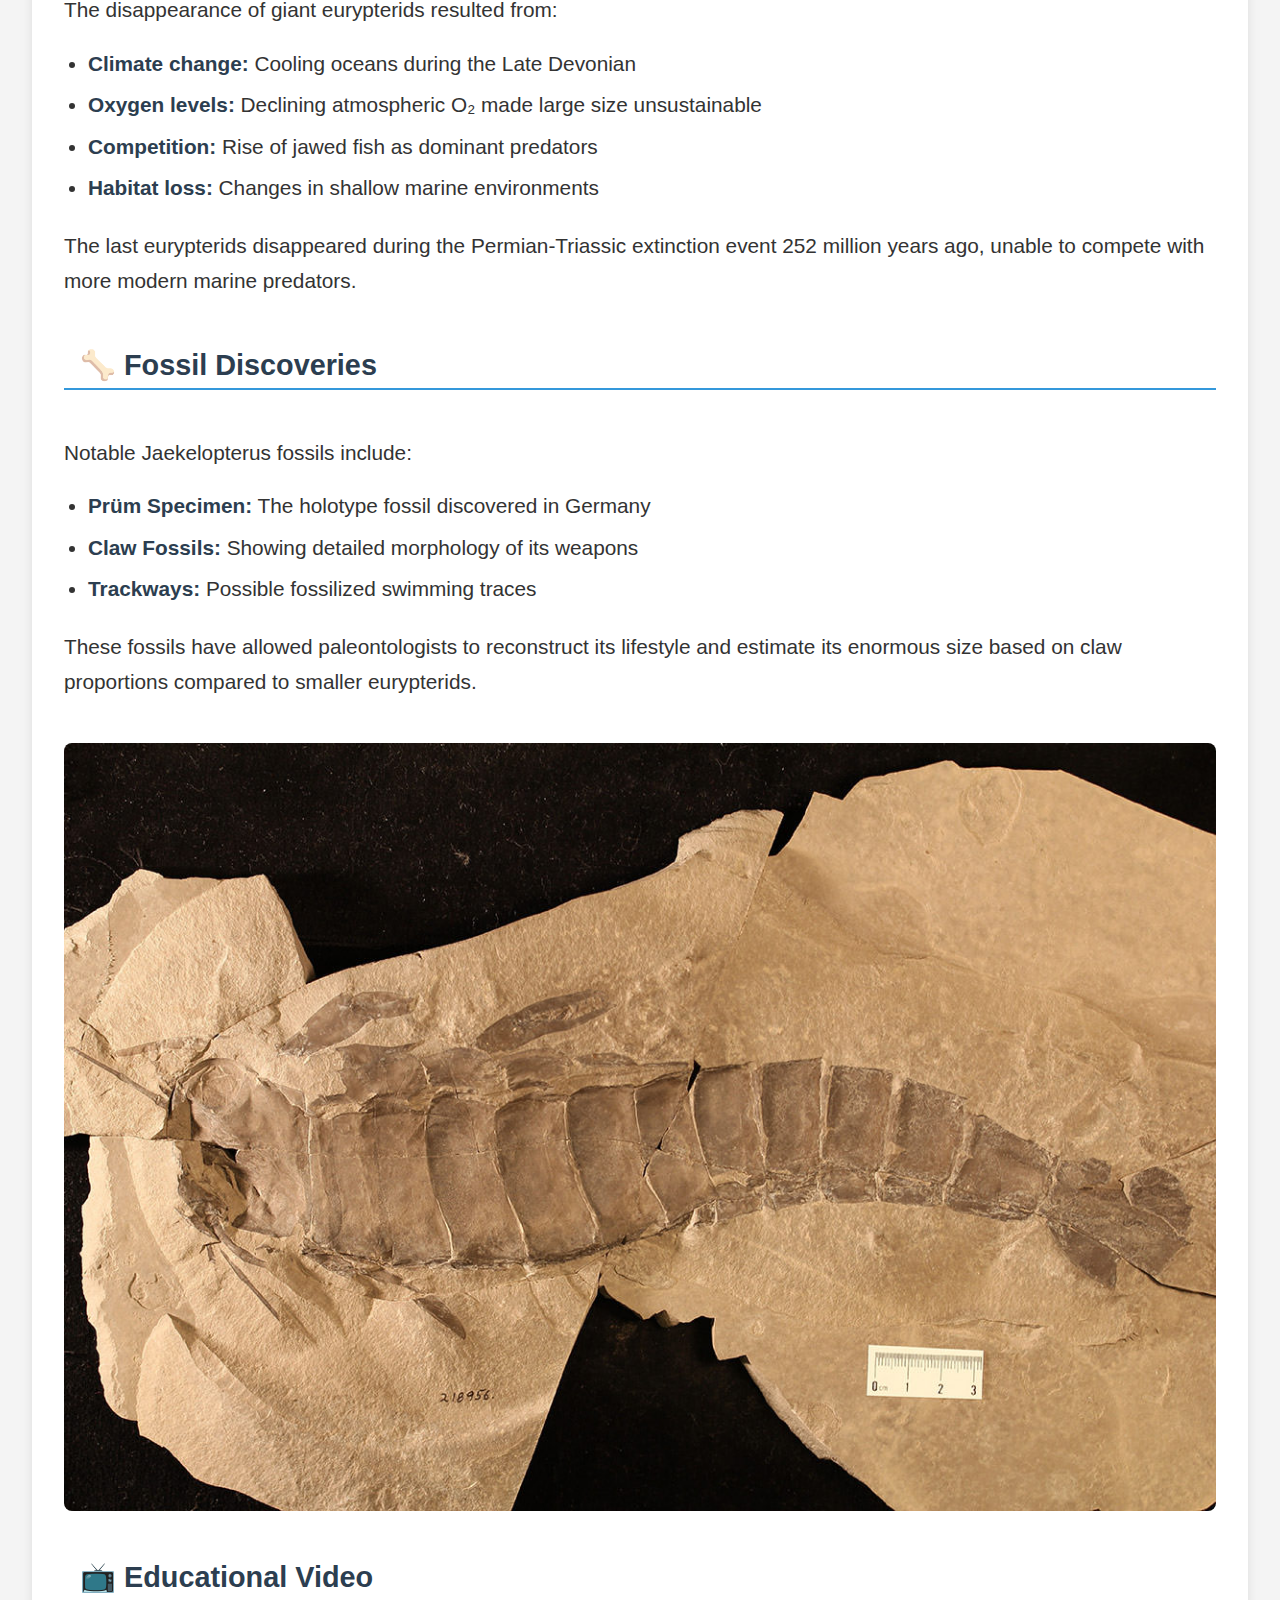
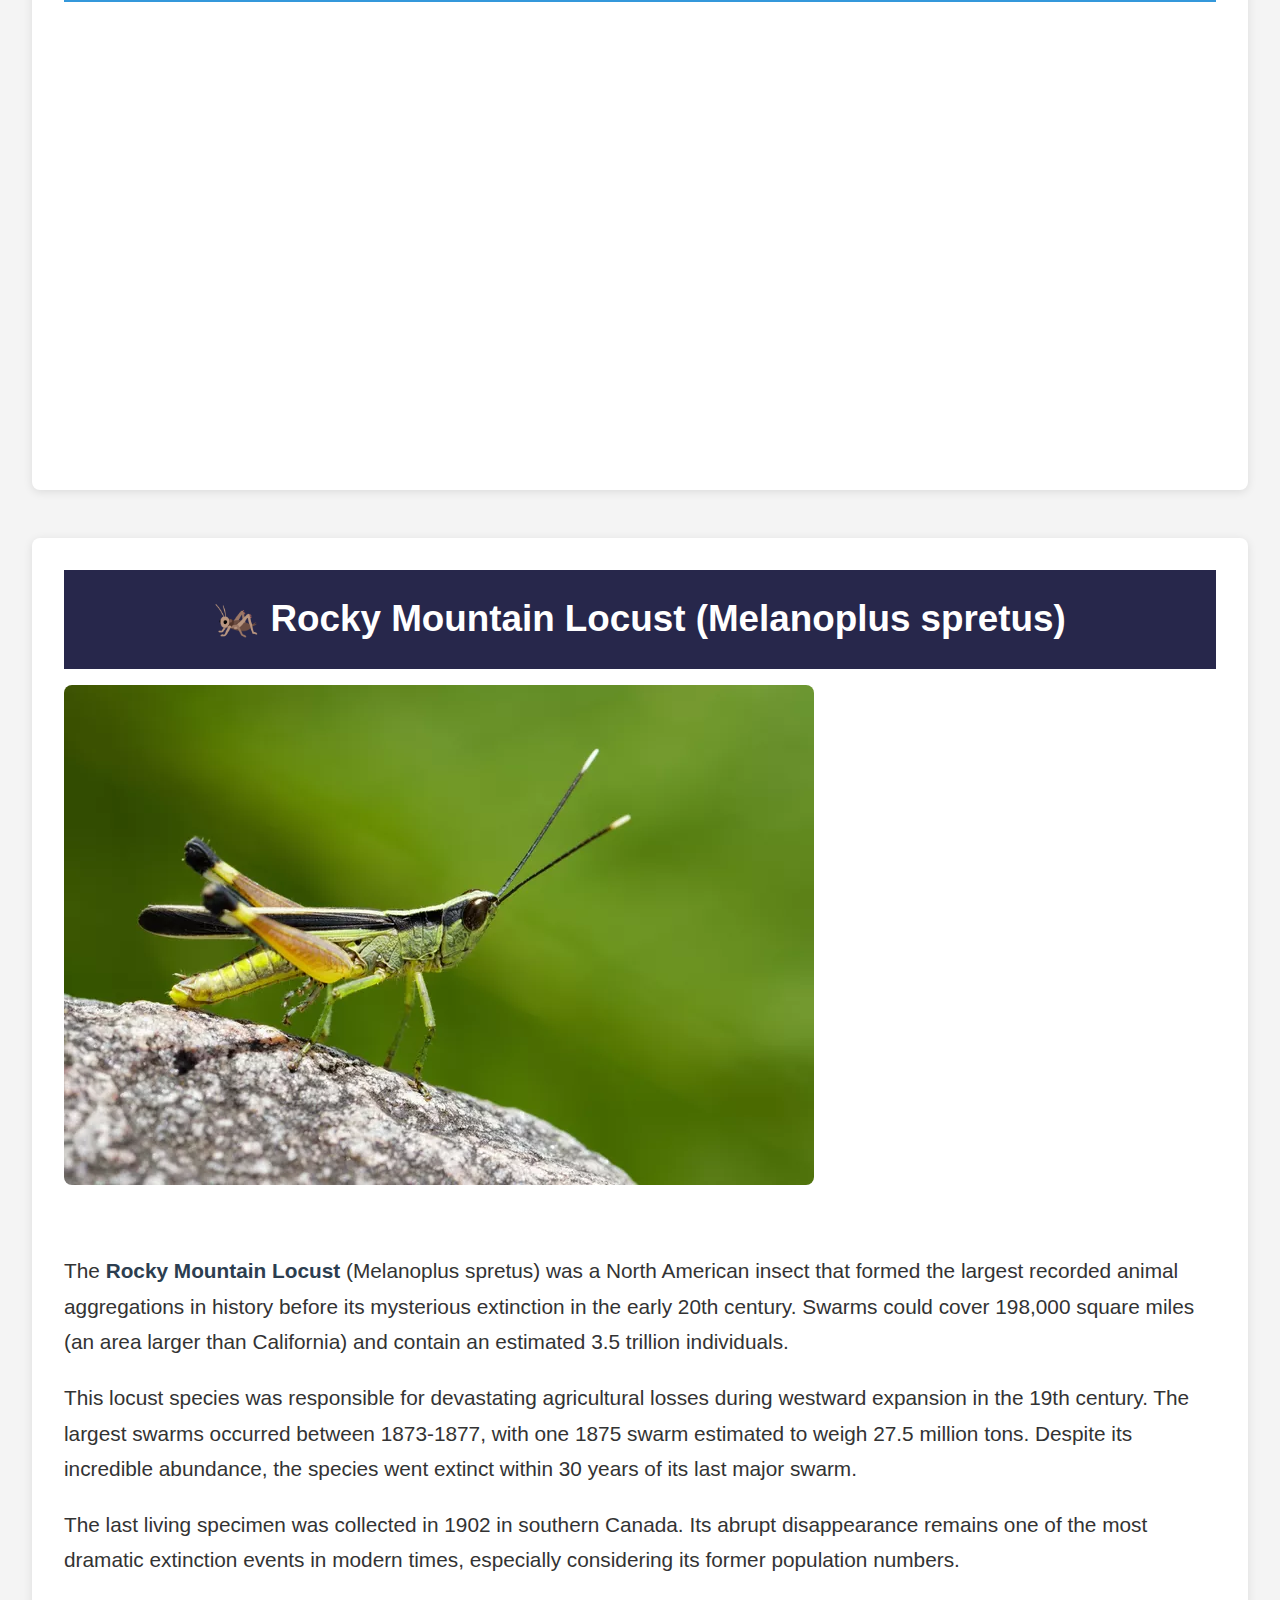
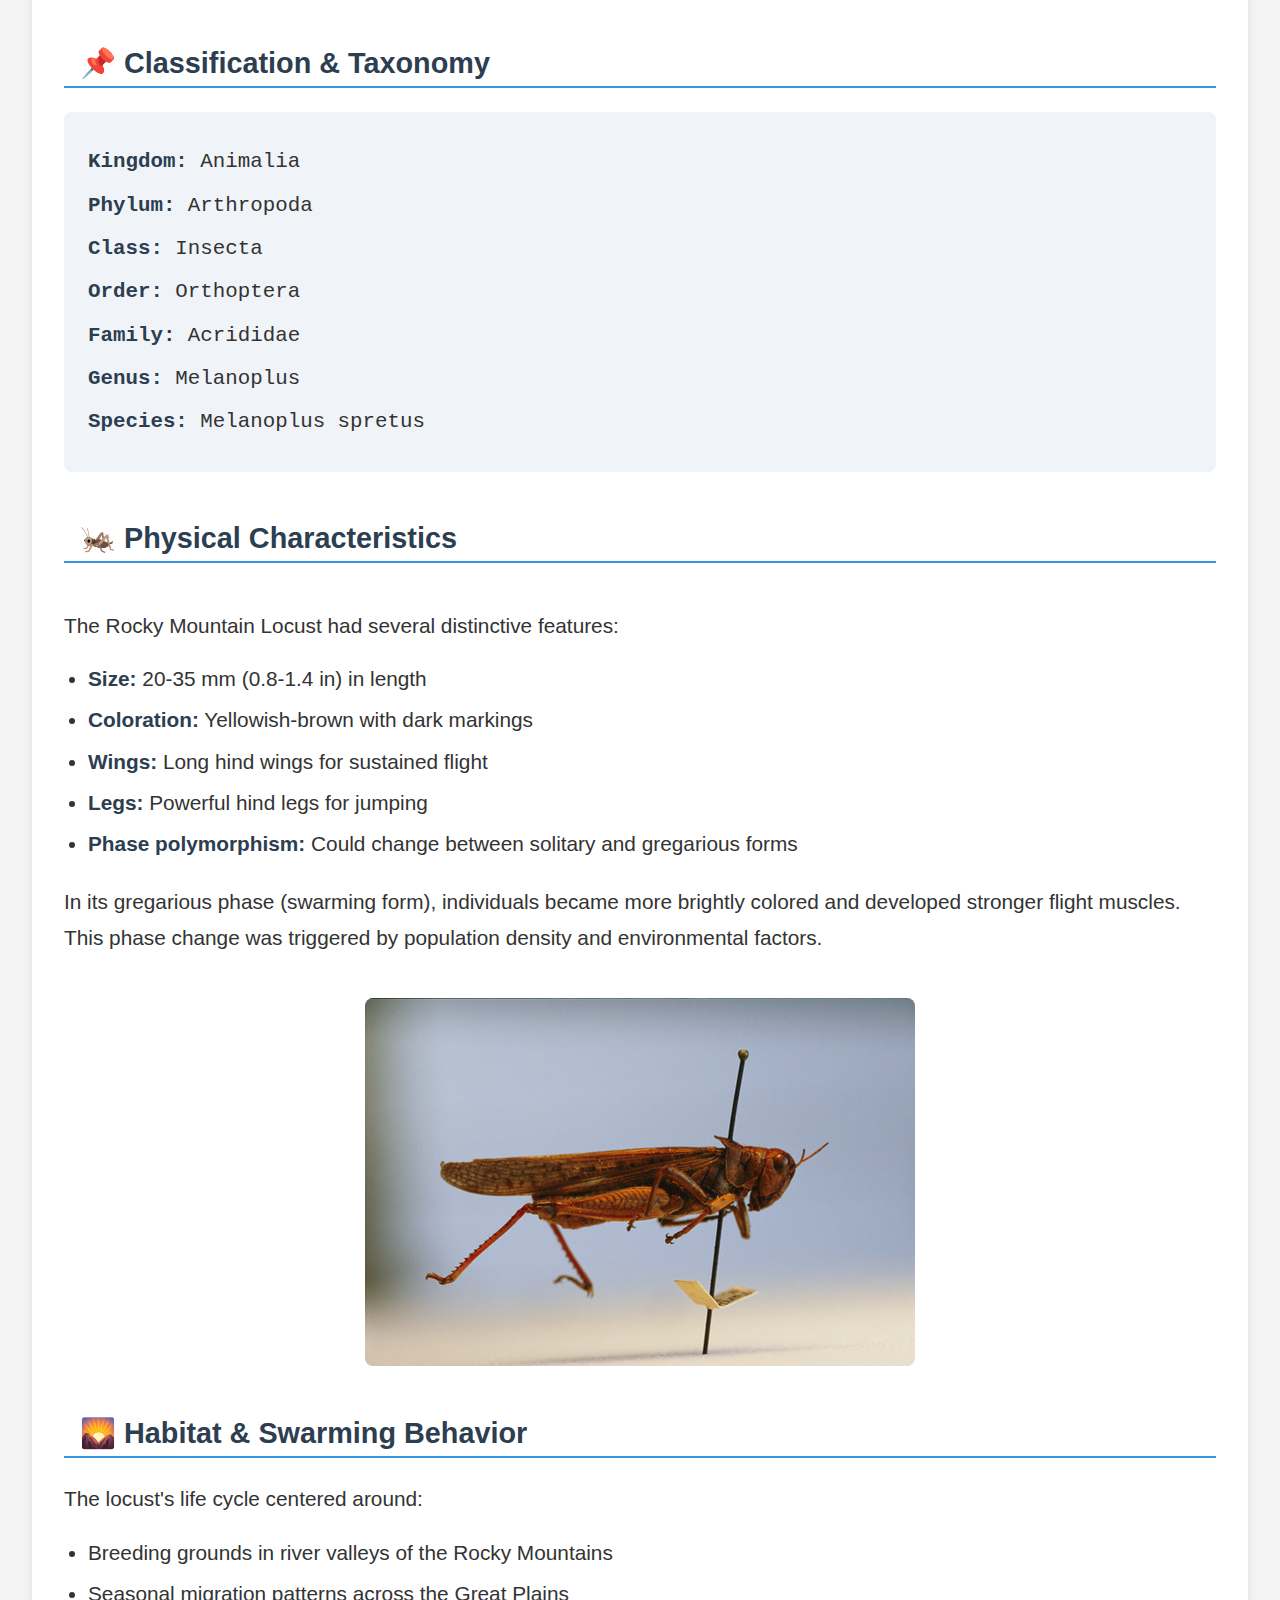
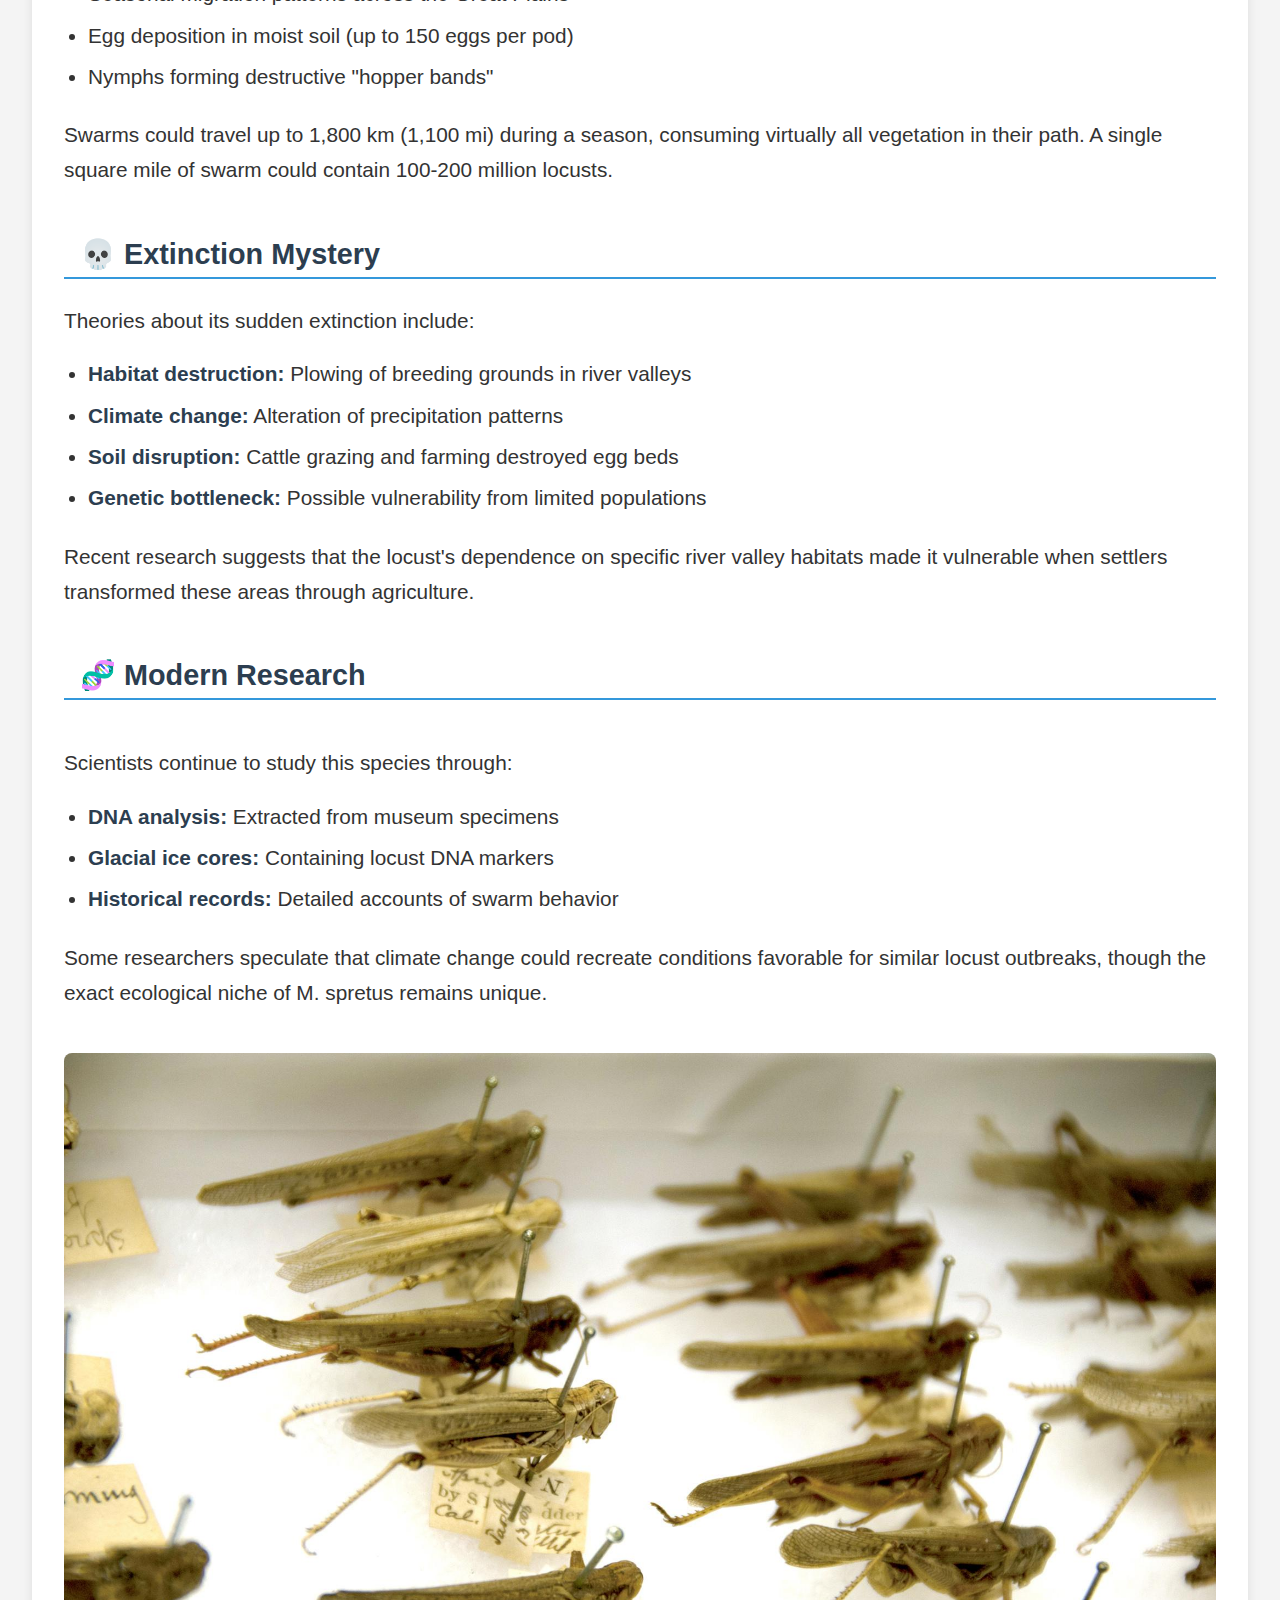
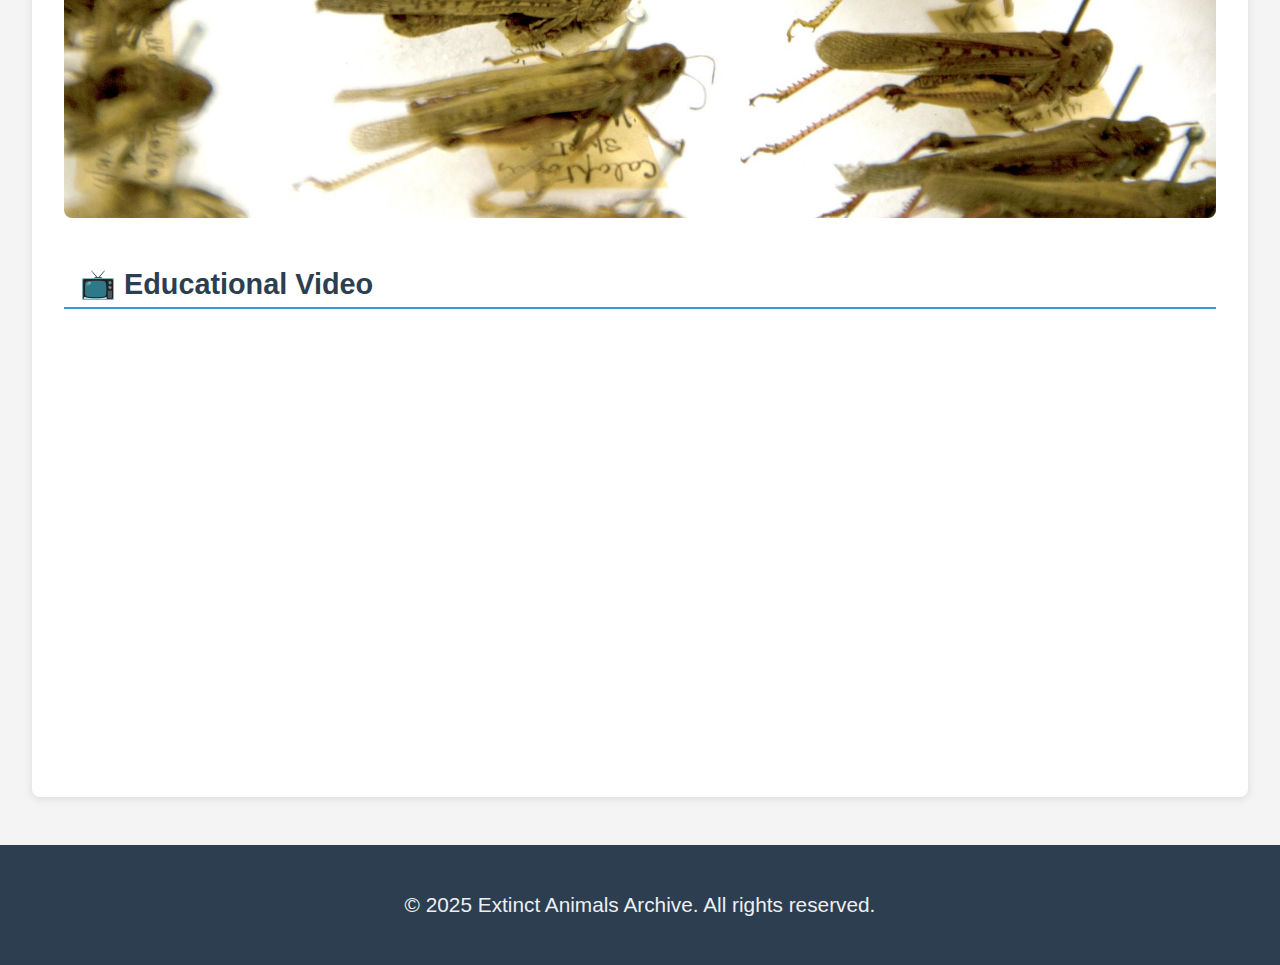
<file: pages/insects-content.html>
<!DOCTYPE html>
<html lang="en">
<head>
    <meta charset="UTF-8">
    <meta name="viewport" content="width=device-width, initial-scale=1.0">
    <title>Extinct Insects</title>
    <link rel="stylesheet" href="/css/content.css">
</head>
<body>
    <header>
        <h1>Extinct Insects</h1>
    </header>

    <main class="container">

        <!-- Supersized Scorpion Section -->
        <section id="supersized-scorpion" class="animal-section">
            <h1 style="background-color: rgb(39, 39, 75);">🦂 Giant Sea Scorpion (Jaekelopterus rhenaniae)</h1>
            <img src="/assets/images/supersized-scorpion.jpg" alt="Giant Sea Scorpion reconstruction">

            <div class="content-wrapper">
                <div class="text-content">
                    <p>The <strong>Giant Sea Scorpion</strong> (Jaekelopterus rhenaniae) was one of the largest arthropods to ever exist, reaching lengths of up to 2.5 meters (8.2 feet). This massive predator dominated aquatic ecosystems during the Devonian period approximately 390 million years ago.</p>
                    
                    <p>Despite its name, Jaekelopterus wasn't a true scorpion but rather a eurypterid - an extinct group of aquatic arthropods related to modern arachnids and horseshoe crabs. Fossil evidence suggests it was an apex predator that hunted fish, smaller arthropods, and possibly even early tetrapods.</p>
                    
                    <p>The first fossils were discovered in Germany in 2007, with well-preserved chelicerae (claws) indicating this was one of the most formidable predators of its time. Its size likely gave it a significant advantage in capturing prey and competing with other predators.</p>
                </div>
            </div>

            <h2>📌 Classification & Evolution</h2>
            <div class="classification">
                <p><strong>Kingdom:</strong> Animalia</p>
                <p><strong>Phylum:</strong> Arthropoda</p>
                <p><strong>Subphylum:</strong> Chelicerata</p>
                <p><strong>Order:</strong> Eurypterida</p>
                <p><strong>Family:</strong> Pterygotidae</p>
                <p><strong>Genus:</strong> Jaekelopterus</p>
                <p><strong>Species:</strong> Jaekelopterus rhenaniae</p>
            </div>

            <h2>🦞 Physical Adaptations</h2>
            <div class="content-wrapper">
                <div class="text-content">
                    <p>Jaekelopterus possessed remarkable adaptations for its predatory lifestyle:</p>
                    <ul>
                        <li><strong>Size:</strong> Up to 2.5 m long - the largest arthropod known</li>
                        <li><strong>Claws:</strong> Massive spiked chelicerae up to 46 cm long</li>
                        <li><strong>Eyes:</strong> Large compound eyes for detecting movement</li>
                        <li><strong>Body:</strong> Segmented exoskeleton with swimming paddles</li>
                        <li><strong>Telson:</strong> Flattened tail possibly used for stability</li>
                    </ul>
                    <p>Recent studies of its claw morphology suggest it could exert tremendous force, capable of crushing armored prey like early placoderm fish. Its size would have made it nearly invulnerable to other predators of its time.</p>
                </div>
                <img src="/assets/images/sea-scorpion-adaptations.avif" alt="Giant Sea Scorpion Adaptations">
            </div>

            <h2>🌊 Habitat & Ecology</h2>
            <p>Jaekelopterus thrived in:</p>
            <ul>
                <li>Shallow tropical seas and estuaries</li>
                <li>Coastal environments with abundant prey</li>
                <li>Warm oxygen-rich waters of the Devonian period</li>
                <li>Areas with complex ecosystems supporting large predators</li>
            </ul>
            <p>As an apex predator, it likely played a crucial role in maintaining ecosystem balance by controlling populations of fish and other arthropods. Its size suggests it may have been among the first truly giant predators in Earth's oceans.</p>

            <h2>⏳ Extinction Causes</h2>
            <p>The disappearance of giant eurypterids resulted from:</p>
            <ul>
                <li><strong>Climate change:</strong> Cooling oceans during the Late Devonian</li>
                <li><strong>Oxygen levels:</strong> Declining atmospheric O₂ made large size unsustainable</li>
                <li><strong>Competition:</strong> Rise of jawed fish as dominant predators</li>
                <li><strong>Habitat loss:</strong> Changes in shallow marine environments</li>
            </ul>
            <p>The last eurypterids disappeared during the Permian-Triassic extinction event 252 million years ago, unable to compete with more modern marine predators.</p>

            <h2>🦴 Fossil Discoveries</h2>
            <div class="content-wrapper">
                <div class="text-content">
                    <p>Notable Jaekelopterus fossils include:</p>
                    <ul>
                        <li><strong>Prüm Specimen:</strong> The holotype fossil discovered in Germany</li>
                        <li><strong>Claw Fossils:</strong> Showing detailed morphology of its weapons</li>
                        <li><strong>Trackways:</strong> Possible fossilized swimming traces</li>
                    </ul>
                    <p>These fossils have allowed paleontologists to reconstruct its lifestyle and estimate its enormous size based on claw proportions compared to smaller eurypterids.</p>
                </div>
                <img src="/assets/images/sea-scorpion-fossil.jpg" alt="Giant Sea Scorpion Fossil">
            </div>

            <h2>📺 Educational Video</h2>
            <div class="video-container">
                <iframe src="https://www.youtube.com/embed/HdQBwerieis" title="Giant Sea Scorpion Documentary"></iframe>
            </div>
        </section>

        <!-- Rocky Mountain Locust Section -->
        <section id="rocky-mountain-locust" class="animal-section">
            <h1 style="background-color: rgb(39, 39, 75);">🦗 Rocky Mountain Locust (Melanoplus spretus)</h1>
            <img src="/assets/images/rocky-mountain-locust.webp" alt="Rocky Mountain Locust illustration">

            <div class="content-wrapper">
                <div class="text-content">
                    <p>The <strong>Rocky Mountain Locust</strong> (Melanoplus spretus) was a North American insect that formed the largest recorded animal aggregations in history before its mysterious extinction in the early 20th century. Swarms could cover 198,000 square miles (an area larger than California) and contain an estimated 3.5 trillion individuals.</p>
                    
                    <p>This locust species was responsible for devastating agricultural losses during westward expansion in the 19th century. The largest swarms occurred between 1873-1877, with one 1875 swarm estimated to weigh 27.5 million tons. Despite its incredible abundance, the species went extinct within 30 years of its last major swarm.</p>
                    
                    <p>The last living specimen was collected in 1902 in southern Canada. Its abrupt disappearance remains one of the most dramatic extinction events in modern times, especially considering its former population numbers.</p>
                </div>
            </div>

            <h2>📌 Classification & Taxonomy</h2>
            <div class="classification">
                <p><strong>Kingdom:</strong> Animalia</p>
                <p><strong>Phylum:</strong> Arthropoda</p>
                <p><strong>Class:</strong> Insecta</p>
                <p><strong>Order:</strong> Orthoptera</p>
                <p><strong>Family:</strong> Acrididae</p>
                <p><strong>Genus:</strong> Melanoplus</p>
                <p><strong>Species:</strong> Melanoplus spretus</p>
            </div>

            <h2>🦗 Physical Characteristics</h2>
            <div class="content-wrapper">
                <div class="text-content">
                    <p>The Rocky Mountain Locust had several distinctive features:</p>
                    <ul>
                        <li><strong>Size:</strong> 20-35 mm (0.8-1.4 in) in length</li>
                        <li><strong>Coloration:</strong> Yellowish-brown with dark markings</li>
                        <li><strong>Wings:</strong> Long hind wings for sustained flight</li>
                        <li><strong>Legs:</strong> Powerful hind legs for jumping</li>
                        <li><strong>Phase polymorphism:</strong> Could change between solitary and gregarious forms</li>
                    </ul>
                    <p>In its gregarious phase (swarming form), individuals became more brightly colored and developed stronger flight muscles. This phase change was triggered by population density and environmental factors.</p>
                </div>
                <img src="/assets/images/locust-adaptations.jpg" alt="Rocky Mountain Locust Adaptations">
            </div>

            <h2>🌄 Habitat & Swarming Behavior</h2>
            <p>The locust's life cycle centered around:</p>
            <ul>
                <li>Breeding grounds in river valleys of the Rocky Mountains</li>
                <li>Seasonal migration patterns across the Great Plains</li>
                <li>Egg deposition in moist soil (up to 150 eggs per pod)</li>
                <li>Nymphs forming destructive "hopper bands"</li>
            </ul>
            <p>Swarms could travel up to 1,800 km (1,100 mi) during a season, consuming virtually all vegetation in their path. A single square mile of swarm could contain 100-200 million locusts.</p>

            <h2>💀 Extinction Mystery</h2>
            <p>Theories about its sudden extinction include:</p>
            <ul>
                <li><strong>Habitat destruction:</strong> Plowing of breeding grounds in river valleys</li>
                <li><strong>Climate change:</strong> Alteration of precipitation patterns</li>
                <li><strong>Soil disruption:</strong> Cattle grazing and farming destroyed egg beds</li>
                <li><strong>Genetic bottleneck:</strong> Possible vulnerability from limited populations</li>
            </ul>
            <p>Recent research suggests that the locust's dependence on specific river valley habitats made it vulnerable when settlers transformed these areas through agriculture.</p>

            <h2>🧬 Modern Research</h2>
            <div class="content-wrapper">
                <div class="text-content">
                    <p>Scientists continue to study this species through:</p>
                    <ul>
                        <li><strong>DNA analysis:</strong> Extracted from museum specimens</li>
                        <li><strong>Glacial ice cores:</strong> Containing locust DNA markers</li>
                        <li><strong>Historical records:</strong> Detailed accounts of swarm behavior</li>
                    </ul>
                    <p>Some researchers speculate that climate change could recreate conditions favorable for similar locust outbreaks, though the exact ecological niche of M. spretus remains unique.</p>
                </div>
                <img src="/assets/images/locust-research.jpg" alt="Locust Research">
            </div>

            <h2>📺 Educational Video</h2>
            <div class="video-container">
                <iframe src="https://www.youtube.com/watch?v=dalnIxB5TCw" title="Rocky Mountain Locust Documentary"></iframe>
            </div>
        </section>

    </main>

    <footer>
        <div class="footer-content">
            <p>&copy; 2025 Extinct Animals Archive. All rights reserved.</p>
        </div>
    </footer>
</body>
</html>
</file>
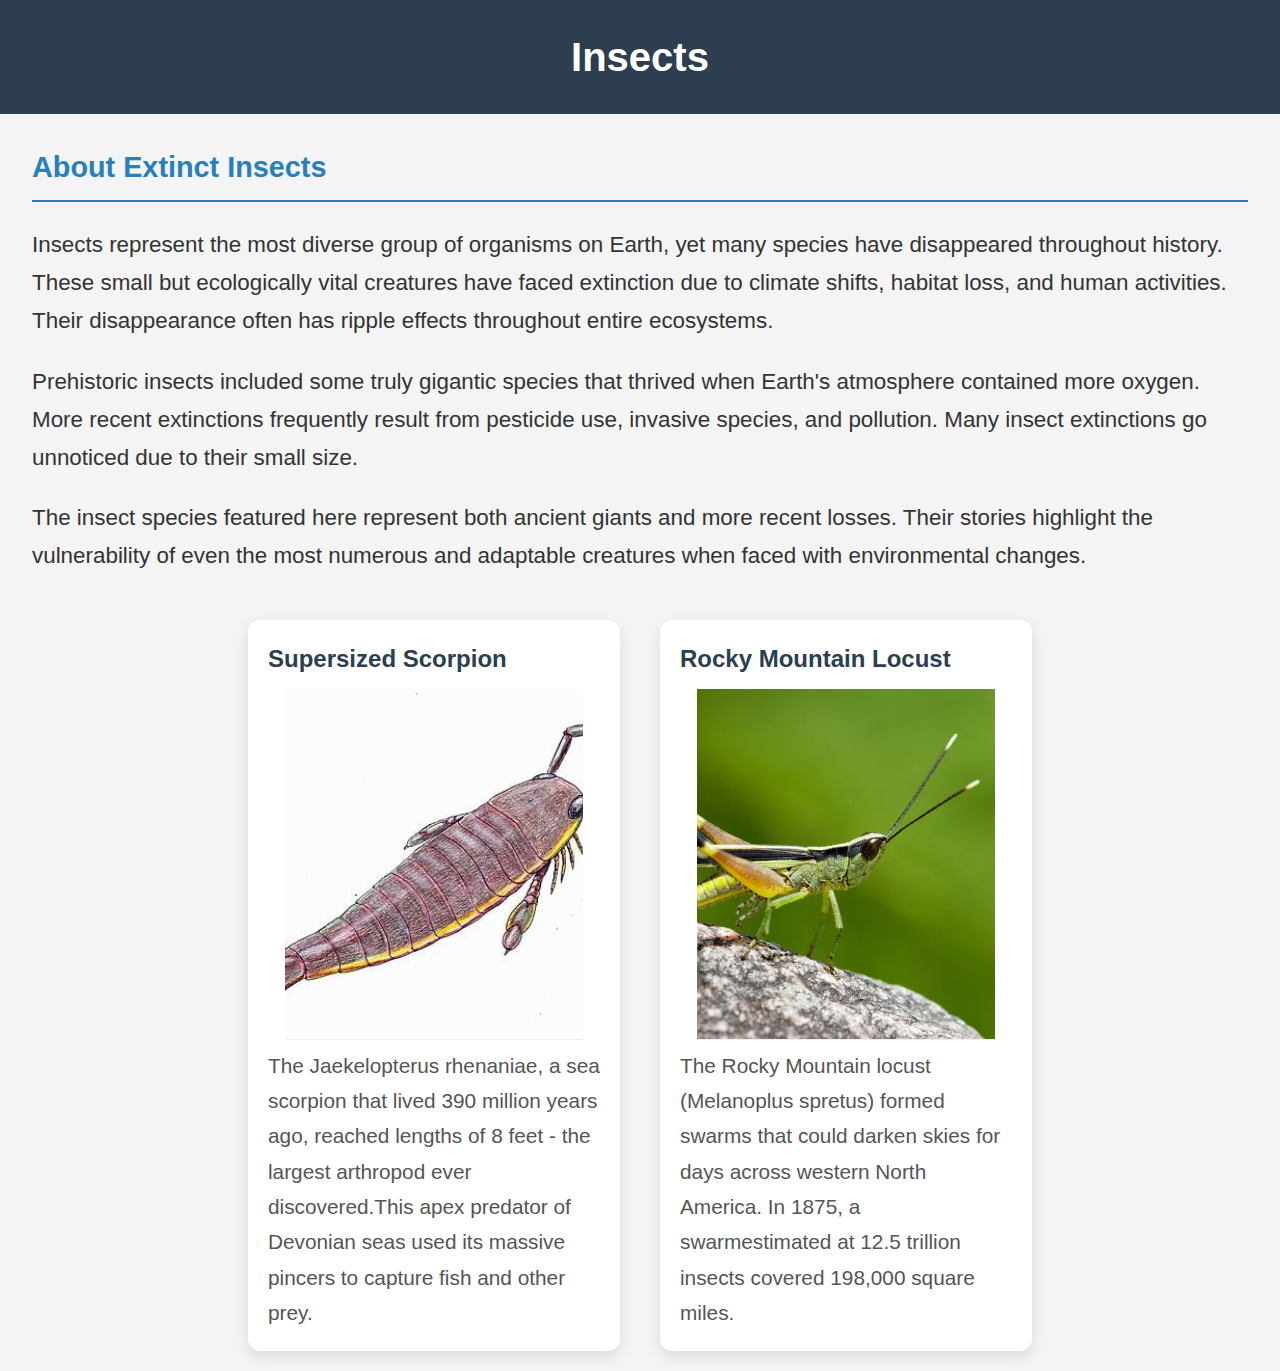
<file: pages/insects-menu.html>
<!DOCTYPE html>
<html lang="en">
<head>
    <meta charset="UTF-8">
    <meta name="viewport" content="width=device-width, initial-scale=1.0">
    <title>Insects</title>
    <link rel="stylesheet" href="/css/menu.css">
</head>
<body>
    <header>
        <h1>Insects</h1>
    </header>

    <main>
        <section class="description">
            <h2 id="insects-description">About Extinct Insects</h2>
            <p>
                Insects represent the most diverse group of organisms on Earth, yet many species have disappeared throughout history. These small but ecologically
                vital creatures have faced extinction due to climate shifts, habitat loss, and human activities. Their disappearance often has ripple effects
                throughout entire ecosystems.
            </p>
            <p>
                Prehistoric insects included some truly gigantic species that thrived when Earth's atmosphere contained more oxygen. More recent extinctions
                frequently result from pesticide use, invasive species, and pollution. Many insect extinctions go unnoticed due to their small size.
            </p>
            <p>
                The insect species featured here represent both ancient giants and more recent losses. Their stories highlight the vulnerability of even the most
                numerous and adaptable creatures when faced with environmental changes.
            </p>
        </section>

        <section class="container">
            <div class="case-container">
                <a href="insects-content.html#supersized-scorpion" class="case-box">
                    <h3>Supersized Scorpion</h3>
                    <img src="/assets/images/supersized-scorpion.jpg" alt="Supersized Scorpion">
                    <p>
                        The Jaekelopterus rhenaniae, a sea scorpion that lived 390 million years ago, reached lengths of 8 feet - the largest arthropod ever 
                        discovered.This apex predator of Devonian seas used its massive pincers to capture fish and other prey. 
                    </p>
                </a>
                <a href="insects-content.html#rocky-mountain-locust" class="case-box">
                    <h3>Rocky Mountain Locust</h3>
                    <img src="/assets/images/rocky-mountain-locust.webp" alt="Rocky Mountain Locust">
                    <p>
                        The Rocky Mountain locust (Melanoplus spretus) formed swarms that could darken skies for days across western North America. In 1875, a 
                        swarmestimated at 12.5 trillion insects covered 198,000 square miles. 
                    </p>
                </a>
            </div>
        </section>
    </main>
</body> 
</html>
</file>
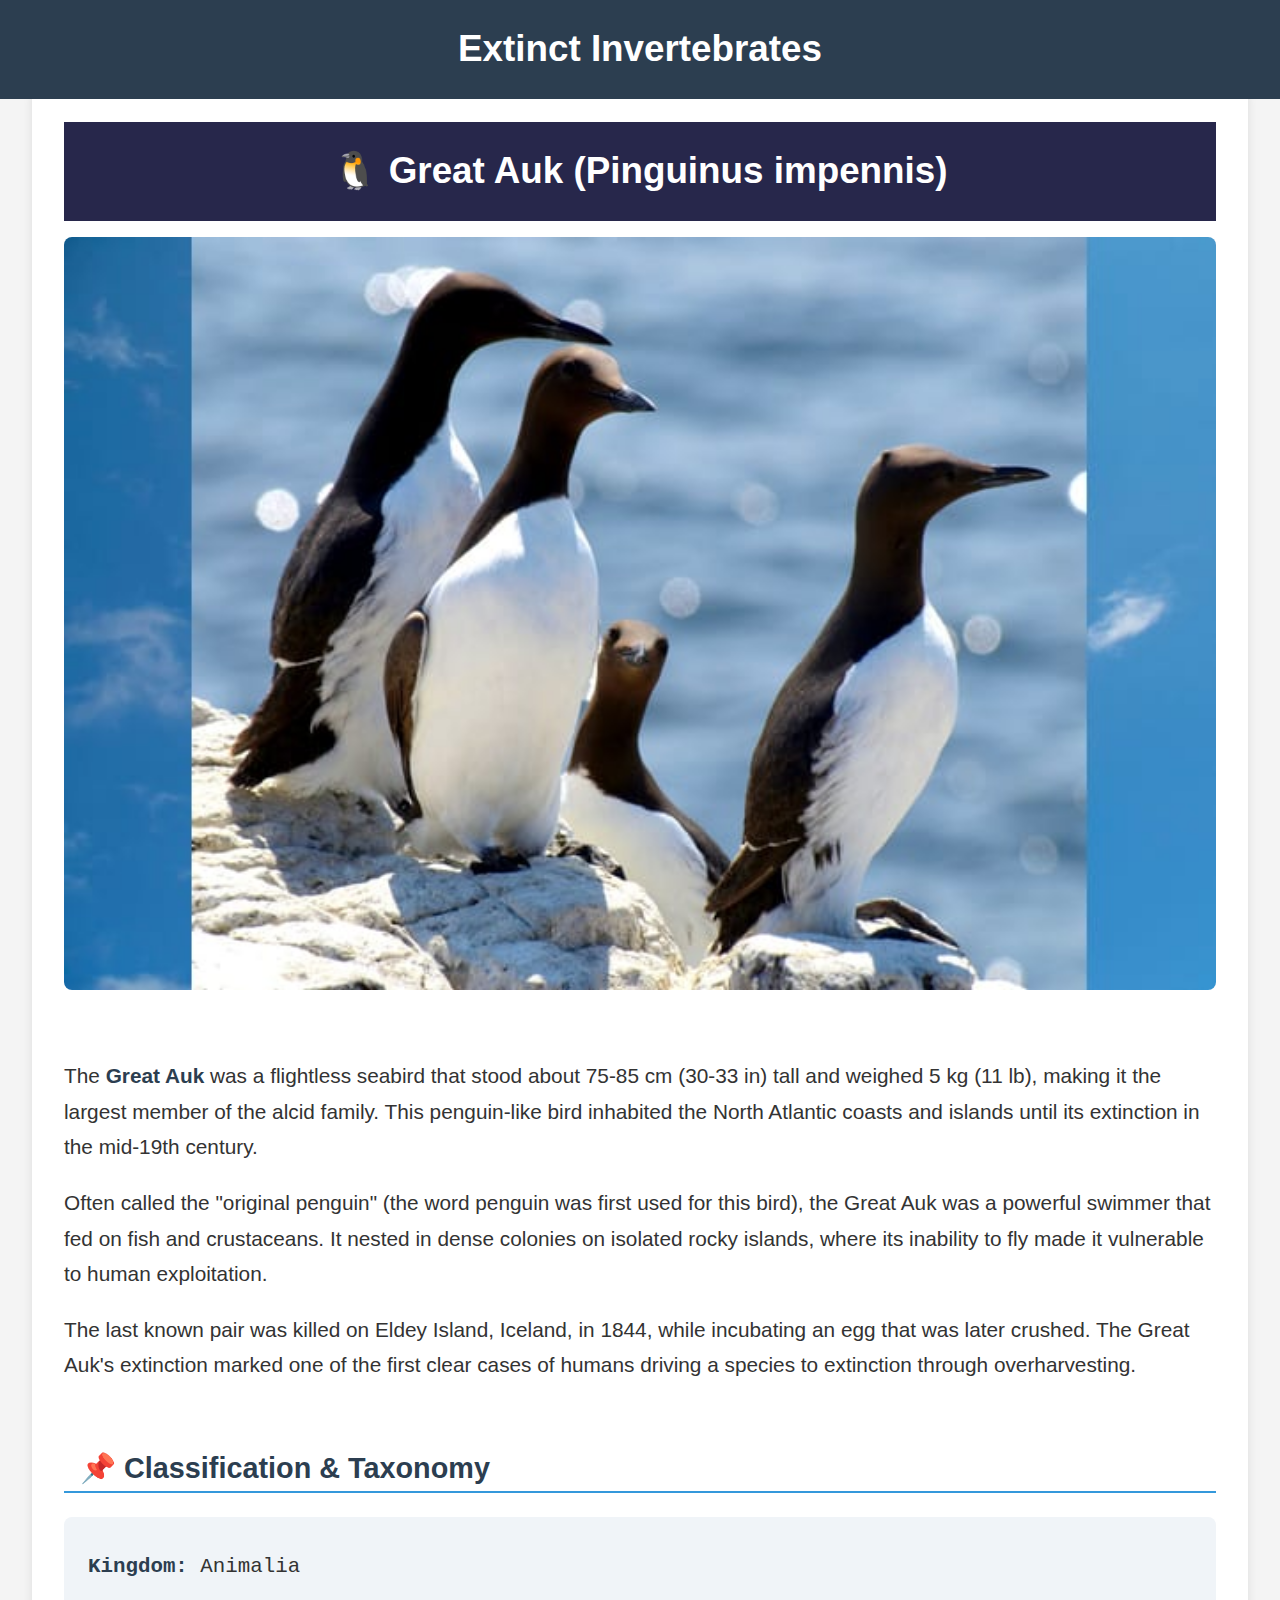
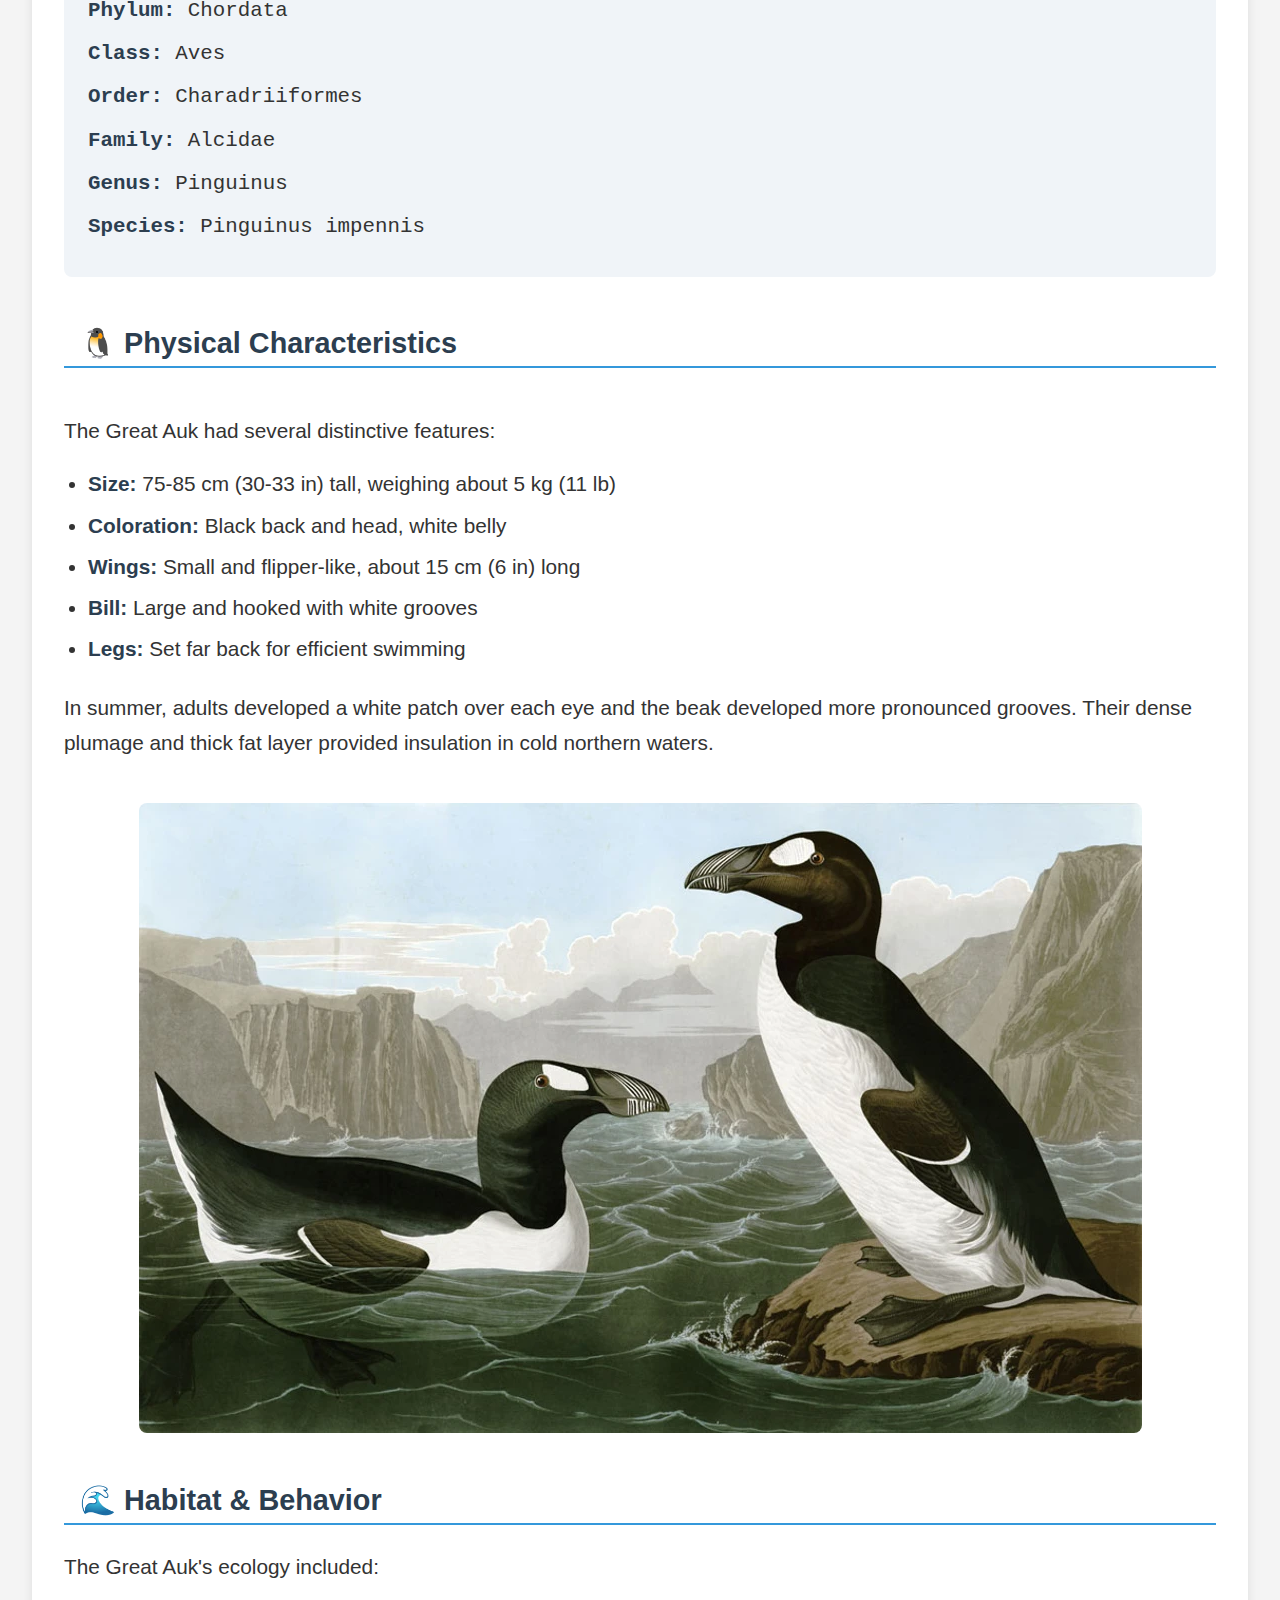
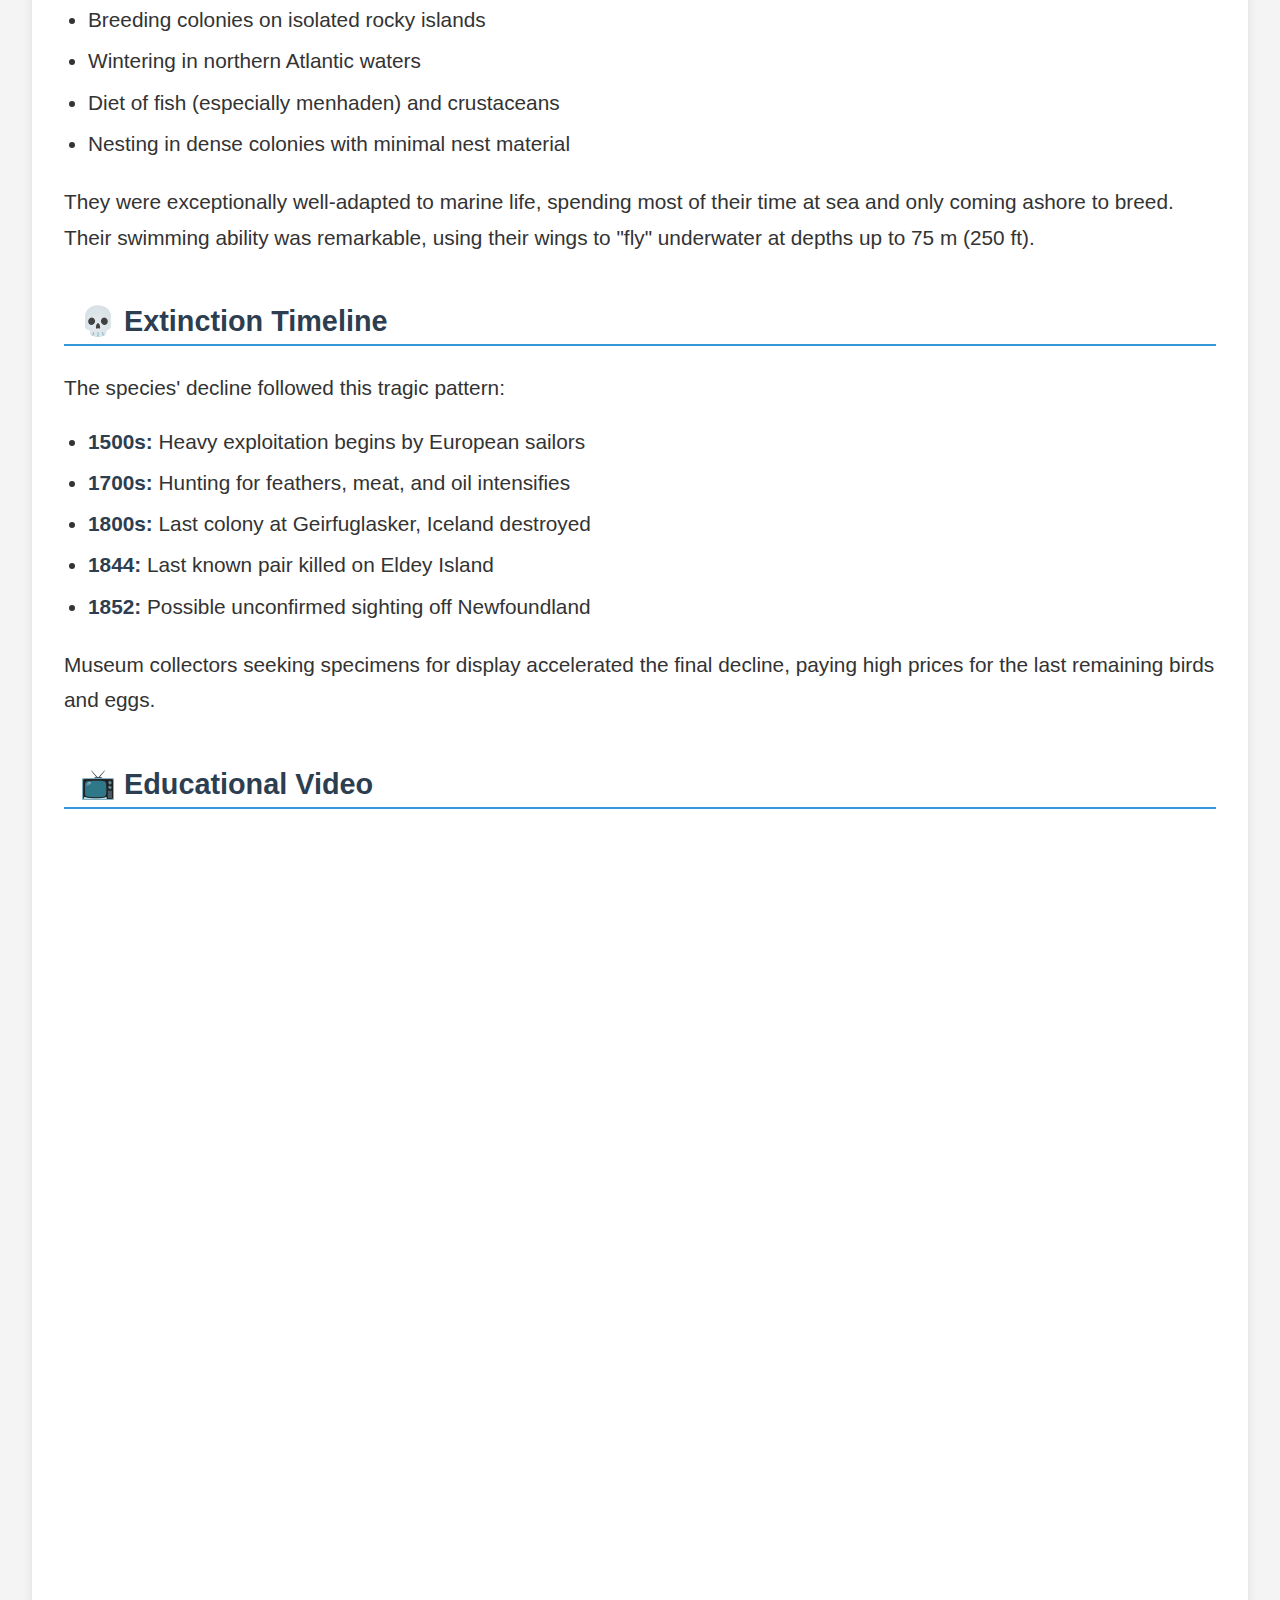
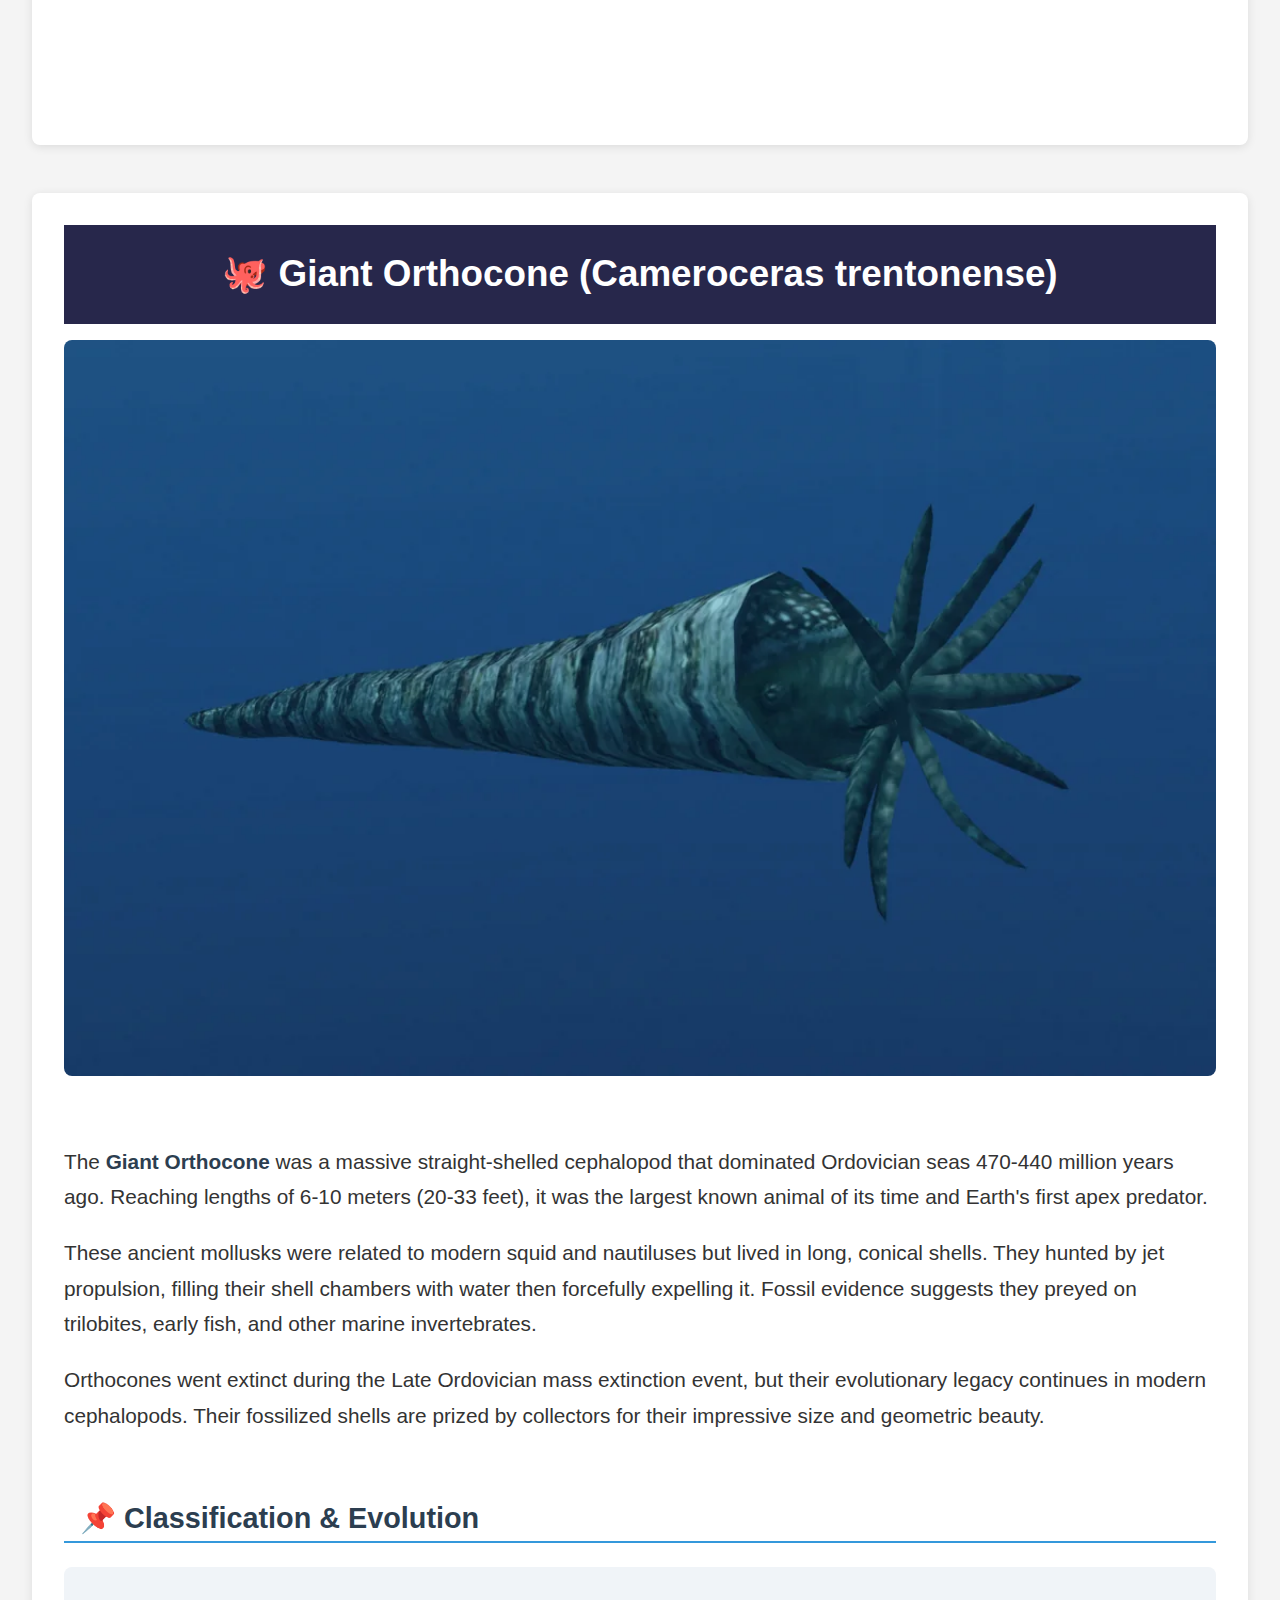
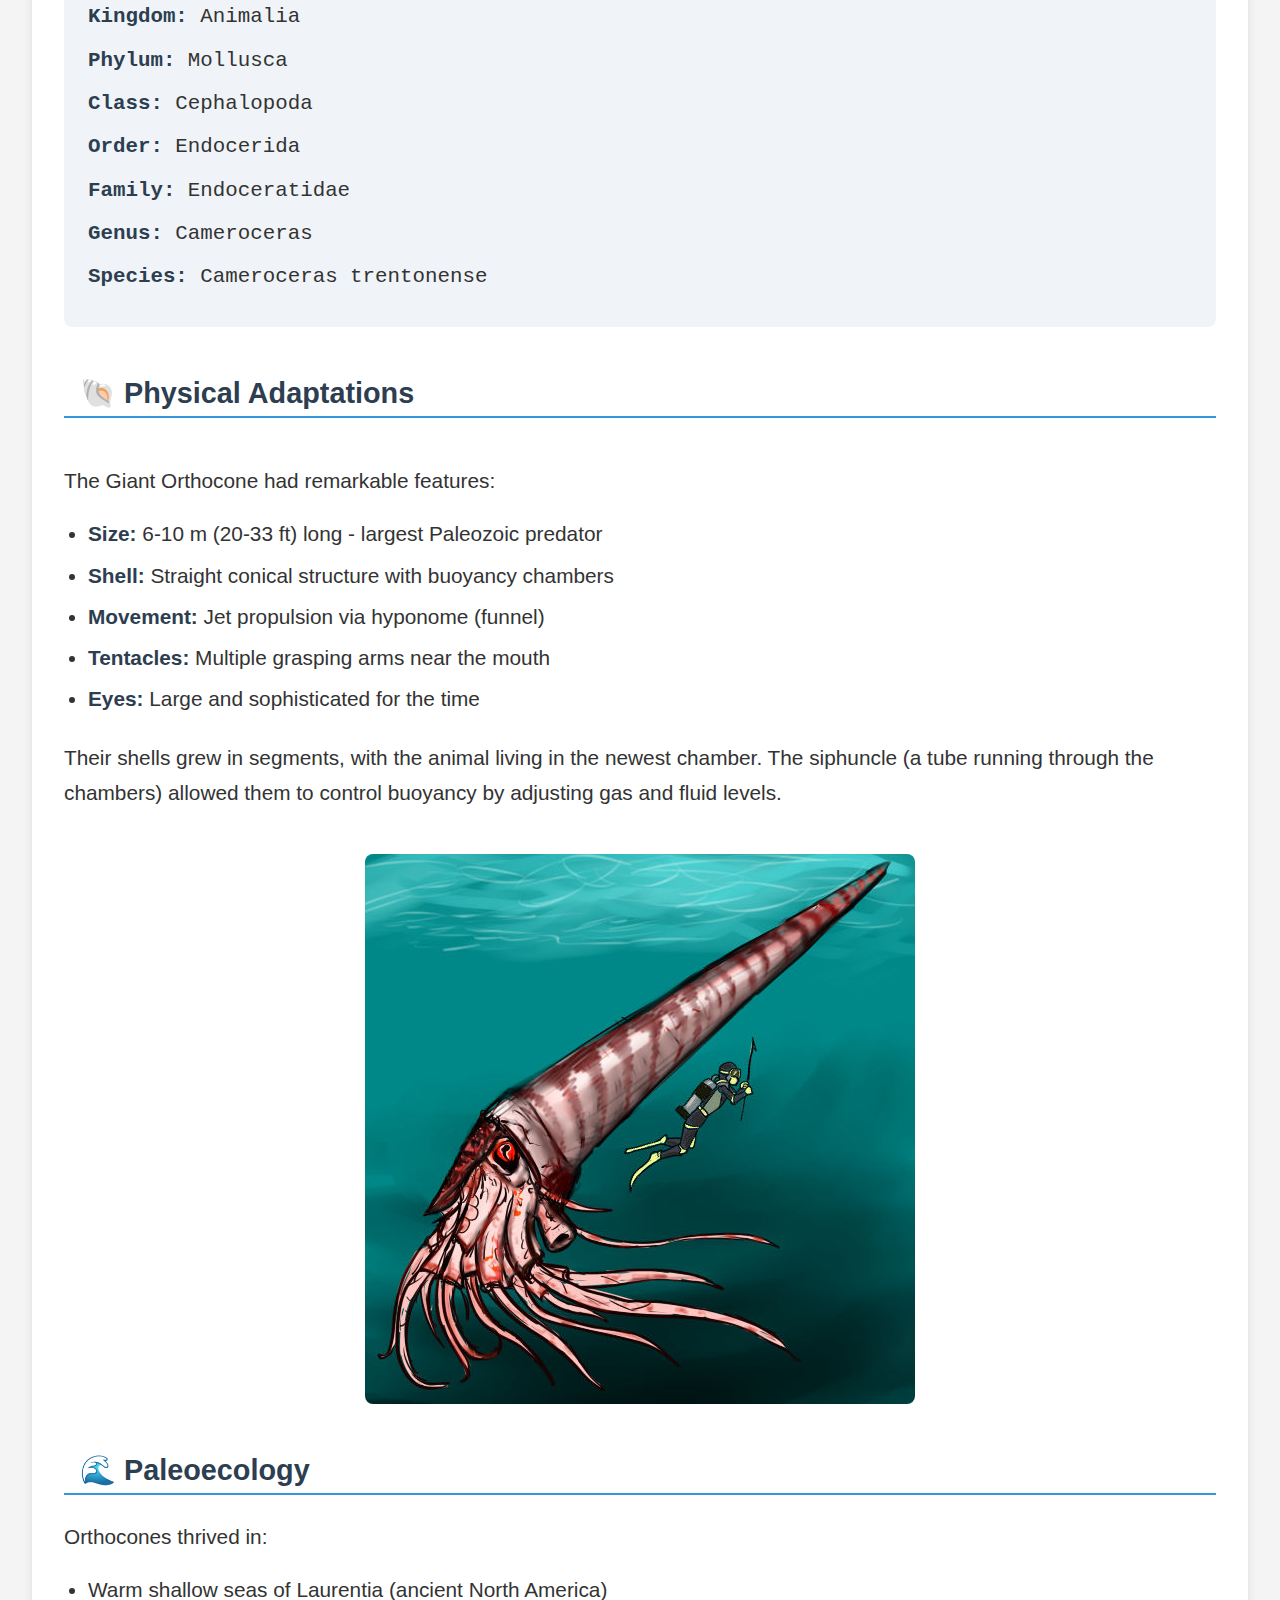
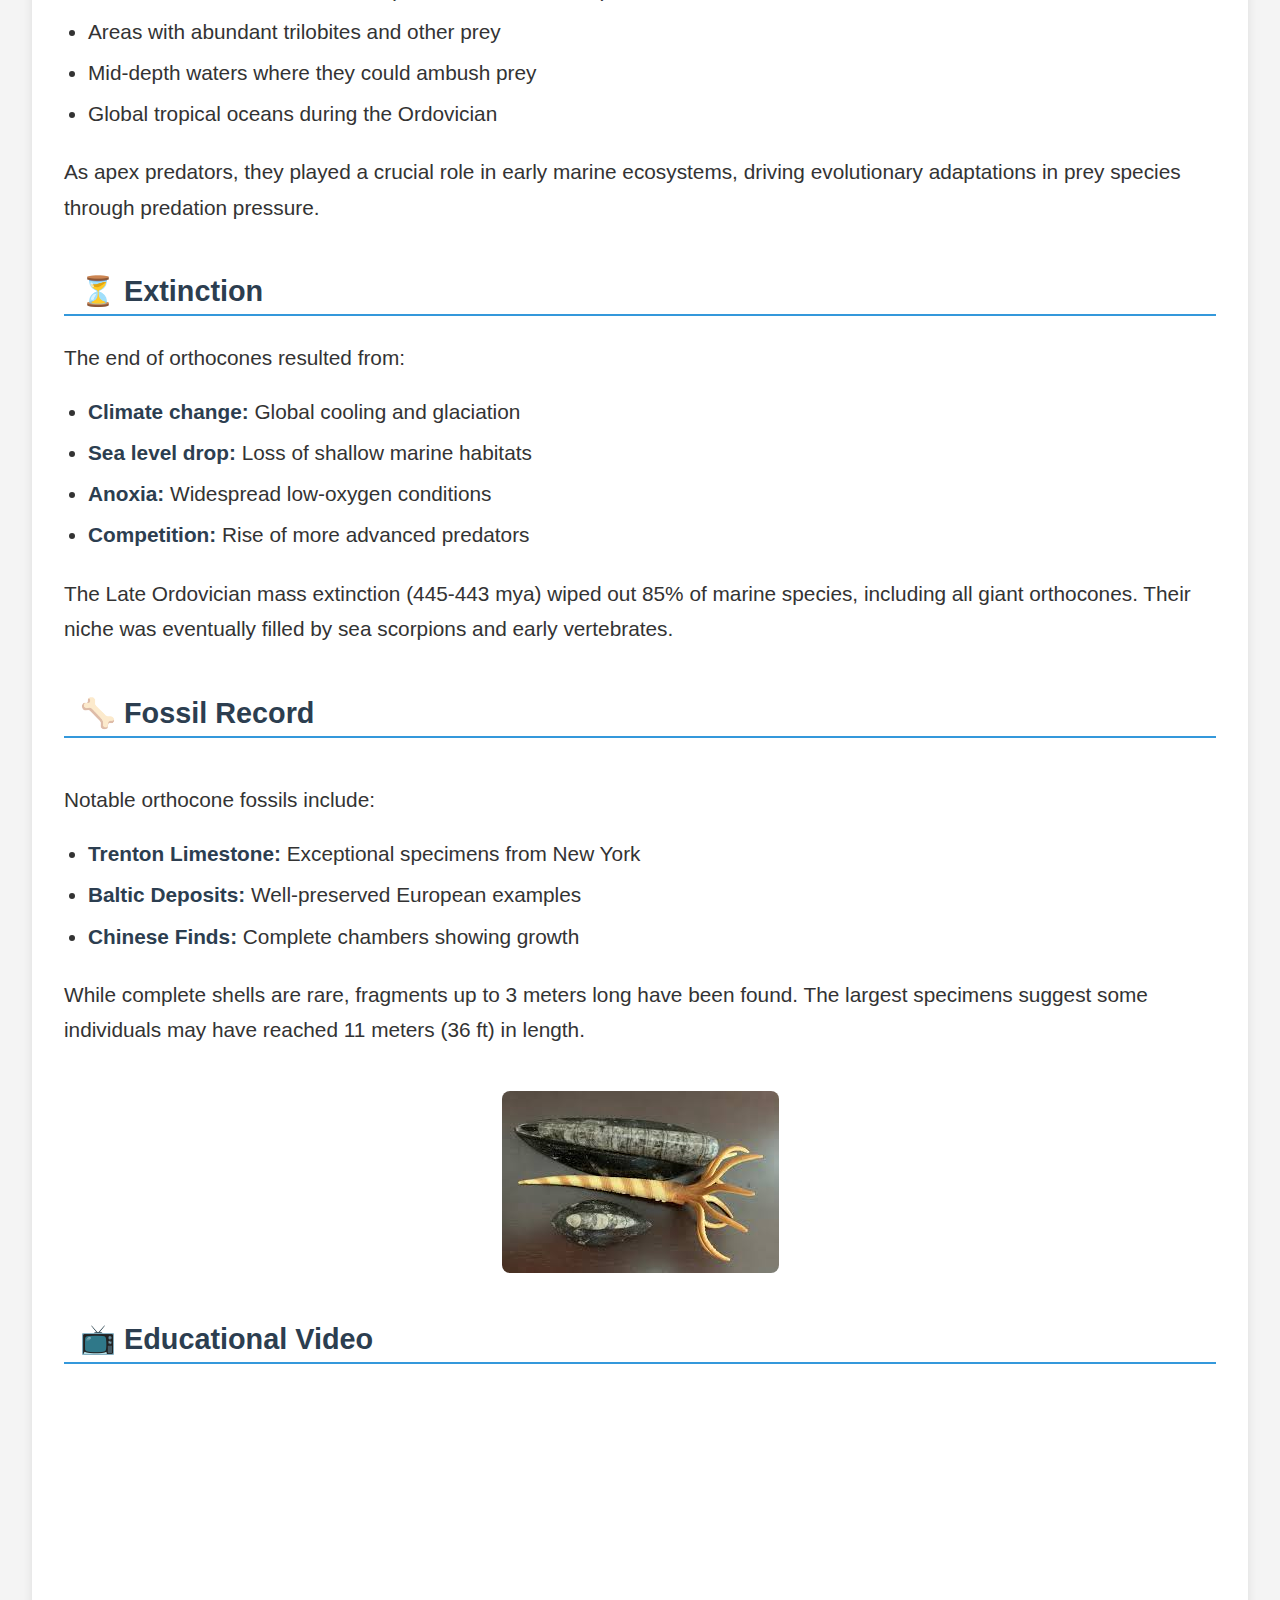
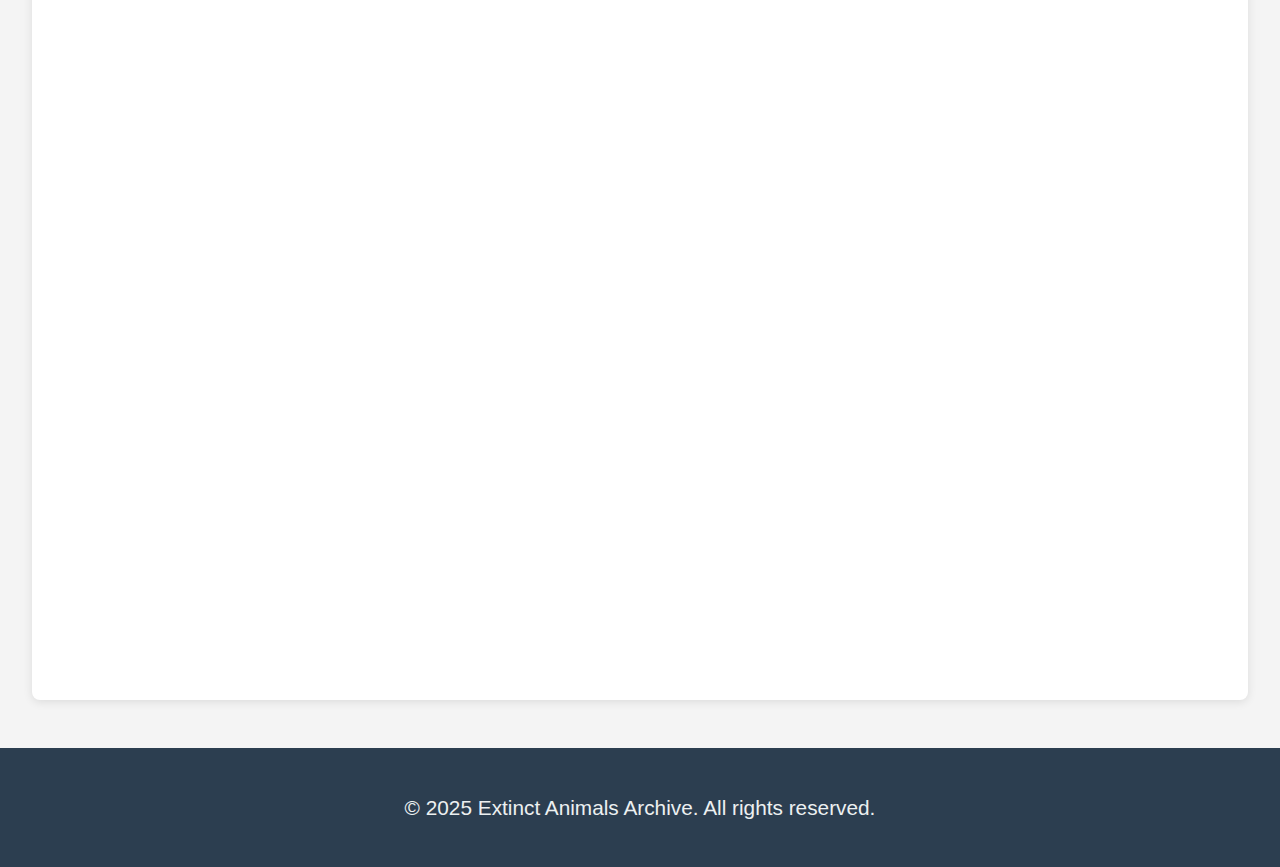
<file: pages/invertebrates-content.html>
<!DOCTYPE html>
<html lang="en">
<head>
    <meta charset="UTF-8">
    <meta name="viewport" content="width=device-width, initial-scale=1.0">
    <title>Extinct Invertebrates</title>
    <link rel="stylesheet" href="/css/content.css">
</head>
<body>
    <header>
        <h1>Extinct Invertebrates</h1>
    </header>

    <main class="container">

        <!-- Great Auk Section -->
        <section id="great-auk" class="animal-section">
            <h1 style="background-color: rgb(39, 39, 75);">🐧 Great Auk (Pinguinus impennis)</h1>
            <img src="/assets/images/great-auk.jpg" alt="Great Auk illustration" style="width: 100%;">

            <div class="content-wrapper">
                <div class="text-content">
                    <p>The <strong>Great Auk</strong> was a flightless seabird that stood about 75-85 cm (30-33 in) tall and weighed 5 kg (11 lb), making it the largest member of the alcid family. This penguin-like bird inhabited the North Atlantic coasts and islands until its extinction in the mid-19th century.</p>
                    
                    <p>Often called the "original penguin" (the word penguin was first used for this bird), the Great Auk was a powerful swimmer that fed on fish and crustaceans. It nested in dense colonies on isolated rocky islands, where its inability to fly made it vulnerable to human exploitation.</p>
                    
                    <p>The last known pair was killed on Eldey Island, Iceland, in 1844, while incubating an egg that was later crushed. The Great Auk's extinction marked one of the first clear cases of humans driving a species to extinction through overharvesting.</p>
                </div>
            </div>

            <h2>📌 Classification & Taxonomy</h2>
            <div class="classification">
                <p><strong>Kingdom:</strong> Animalia</p>
                <p><strong>Phylum:</strong> Chordata</p>
                <p><strong>Class:</strong> Aves</p>
                <p><strong>Order:</strong> Charadriiformes</p>
                <p><strong>Family:</strong> Alcidae</p>
                <p><strong>Genus:</strong> Pinguinus</p>
                <p><strong>Species:</strong> Pinguinus impennis</p>
            </div>

            <h2>🐧 Physical Characteristics</h2>
            <div class="content-wrapper">
                <div class="text-content">
                    <p>The Great Auk had several distinctive features:</p>
                    <ul>
                        <li><strong>Size:</strong> 75-85 cm (30-33 in) tall, weighing about 5 kg (11 lb)</li>
                        <li><strong>Coloration:</strong> Black back and head, white belly</li>
                        <li><strong>Wings:</strong> Small and flipper-like, about 15 cm (6 in) long</li>
                        <li><strong>Bill:</strong> Large and hooked with white grooves</li>
                        <li><strong>Legs:</strong> Set far back for efficient swimming</li>
                    </ul>
                    <p>In summer, adults developed a white patch over each eye and the beak developed more pronounced grooves. Their dense plumage and thick fat layer provided insulation in cold northern waters.</p>
                </div>
                <img src="/assets/images/auk-adaptations.webp" alt="Great Auk Adaptations">
            </div>

            <h2>🌊 Habitat & Behavior</h2>
            <p>The Great Auk's ecology included:</p>
            <ul>
                <li>Breeding colonies on isolated rocky islands</li>
                <li>Wintering in northern Atlantic waters</li>
                <li>Diet of fish (especially menhaden) and crustaceans</li>
                <li>Nesting in dense colonies with minimal nest material</li>
            </ul>
            <p>They were exceptionally well-adapted to marine life, spending most of their time at sea and only coming ashore to breed. Their swimming ability was remarkable, using their wings to "fly" underwater at depths up to 75 m (250 ft).</p>

            <h2>💀 Extinction Timeline</h2>
            <p>The species' decline followed this tragic pattern:</p>
            <ul>
                <li><strong>1500s:</strong> Heavy exploitation begins by European sailors</li>
                <li><strong>1700s:</strong> Hunting for feathers, meat, and oil intensifies</li>
                <li><strong>1800s:</strong> Last colony at Geirfuglasker, Iceland destroyed</li>
                <li><strong>1844:</strong> Last known pair killed on Eldey Island</li>
                <li><strong>1852:</strong> Possible unconfirmed sighting off Newfoundland</li>
            </ul>
            <p>Museum collectors seeking specimens for display accelerated the final decline, paying high prices for the last remaining birds and eggs.</p>

            <h2>📺 Educational Video</h2>
            <div class="video-container">
                <iframe src="https://www.youtube.com/embed/ALBkmm_AQqg" title="Great Auk Documentary"></iframe>
                <iframe src="https://www.youtube.com/embed/SU0_hlArDzM" title="Great Auk Documentary"></iframe>
            </div>
        </section>

        <!-- Giant Orthocone Section -->
        <section id="giant-orthocone" class="animal-section">
            <h1 style="background-color: rgb(39, 39, 75);">🐙 Giant Orthocone (Cameroceras trentonense)</h1>
            <img src="/assets/images/giant-orthocone.webp" alt="Giant Orthocone reconstruction" style="width: 100%;">

            <div class="content-wrapper">
                <div class="text-content">
                    <p>The <strong>Giant Orthocone</strong> was a massive straight-shelled cephalopod that dominated Ordovician seas 470-440 million years ago. Reaching lengths of 6-10 meters (20-33 feet), it was the largest known animal of its time and Earth's first apex predator.</p>
                    
                    <p>These ancient mollusks were related to modern squid and nautiluses but lived in long, conical shells. They hunted by jet propulsion, filling their shell chambers with water then forcefully expelling it. Fossil evidence suggests they preyed on trilobites, early fish, and other marine invertebrates.</p>
                    
                    <p>Orthocones went extinct during the Late Ordovician mass extinction event, but their evolutionary legacy continues in modern cephalopods. Their fossilized shells are prized by collectors for their impressive size and geometric beauty.</p>
                </div>
            </div>

            <h2>📌 Classification & Evolution</h2>
            <div class="classification">
                <p><strong>Kingdom:</strong> Animalia</p>
                <p><strong>Phylum:</strong> Mollusca</p>
                <p><strong>Class:</strong> Cephalopoda</p>
                <p><strong>Order:</strong> Endocerida</p>
                <p><strong>Family:</strong> Endoceratidae</p>
                <p><strong>Genus:</strong> Cameroceras</p>
                <p><strong>Species:</strong> Cameroceras trentonense</p>
            </div>

            <h2>🐚 Physical Adaptations</h2>
            <div class="content-wrapper">
                <div class="text-content">
                    <p>The Giant Orthocone had remarkable features:</p>
                    <ul>
                        <li><strong>Size:</strong> 6-10 m (20-33 ft) long - largest Paleozoic predator</li>
                        <li><strong>Shell:</strong> Straight conical structure with buoyancy chambers</li>
                        <li><strong>Movement:</strong> Jet propulsion via hyponome (funnel)</li>
                        <li><strong>Tentacles:</strong> Multiple grasping arms near the mouth</li>
                        <li><strong>Eyes:</strong> Large and sophisticated for the time</li>
                    </ul>
                    <p>Their shells grew in segments, with the animal living in the newest chamber. The siphuncle (a tube running through the chambers) allowed them to control buoyancy by adjusting gas and fluid levels.</p>
                </div>
                <img src="/assets/images/orthocone-adaptations.jpg" alt="Giant Orthocone Adaptations">
            </div>

            <h2>🌊 Paleoecology</h2>
            <p>Orthocones thrived in:</p>
            <ul>
                <li>Warm shallow seas of Laurentia (ancient North America)</li>
                <li>Areas with abundant trilobites and other prey</li>
                <li>Mid-depth waters where they could ambush prey</li>
                <li>Global tropical oceans during the Ordovician</li>
            </ul>
            <p>As apex predators, they played a crucial role in early marine ecosystems, driving evolutionary adaptations in prey species through predation pressure.</p>

            <h2>⏳ Extinction</h2>
            <p>The end of orthocones resulted from:</p>
            <ul>
                <li><strong>Climate change:</strong> Global cooling and glaciation</li>
                <li><strong>Sea level drop:</strong> Loss of shallow marine habitats</li>
                <li><strong>Anoxia:</strong> Widespread low-oxygen conditions</li>
                <li><strong>Competition:</strong> Rise of more advanced predators</li>
            </ul>
            <p>The Late Ordovician mass extinction (445-443 mya) wiped out 85% of marine species, including all giant orthocones. Their niche was eventually filled by sea scorpions and early vertebrates.</p>

            <h2>🦴 Fossil Record</h2>
            <div class="content-wrapper">
                <div class="text-content">
                    <p>Notable orthocone fossils include:</p>
                    <ul>
                        <li><strong>Trenton Limestone:</strong> Exceptional specimens from New York</li>
                        <li><strong>Baltic Deposits:</strong> Well-preserved European examples</li>
                        <li><strong>Chinese Finds:</strong> Complete chambers showing growth</li>
                    </ul>
                    <p>While complete shells are rare, fragments up to 3 meters long have been found. The largest specimens suggest some individuals may have reached 11 meters (36 ft) in length.</p>
                </div>
                <img src="/assets/images/orthocone-fossil.jpeg" alt="Giant Orthocone Fossil">
            </div>

            <h2>📺 Educational Video</h2>
            <div class="video-container">
                <iframe src="https://www.youtube.com/embed/PiGfyK4VuBg" title="Giant Orthocone Documentary"></iframe>
                <iframe src="https://www.youtube.com/embed/W0DWLM56md0" title="Giant Orthocone"></iframe>
            </div>
        </section>

    </main>

    <footer>
        <div class="footer-content">
            <p>&copy; 2025 Extinct Animals Archive. All rights reserved.</p>
        </div>
    </footer>
</body>
</html>
</file>
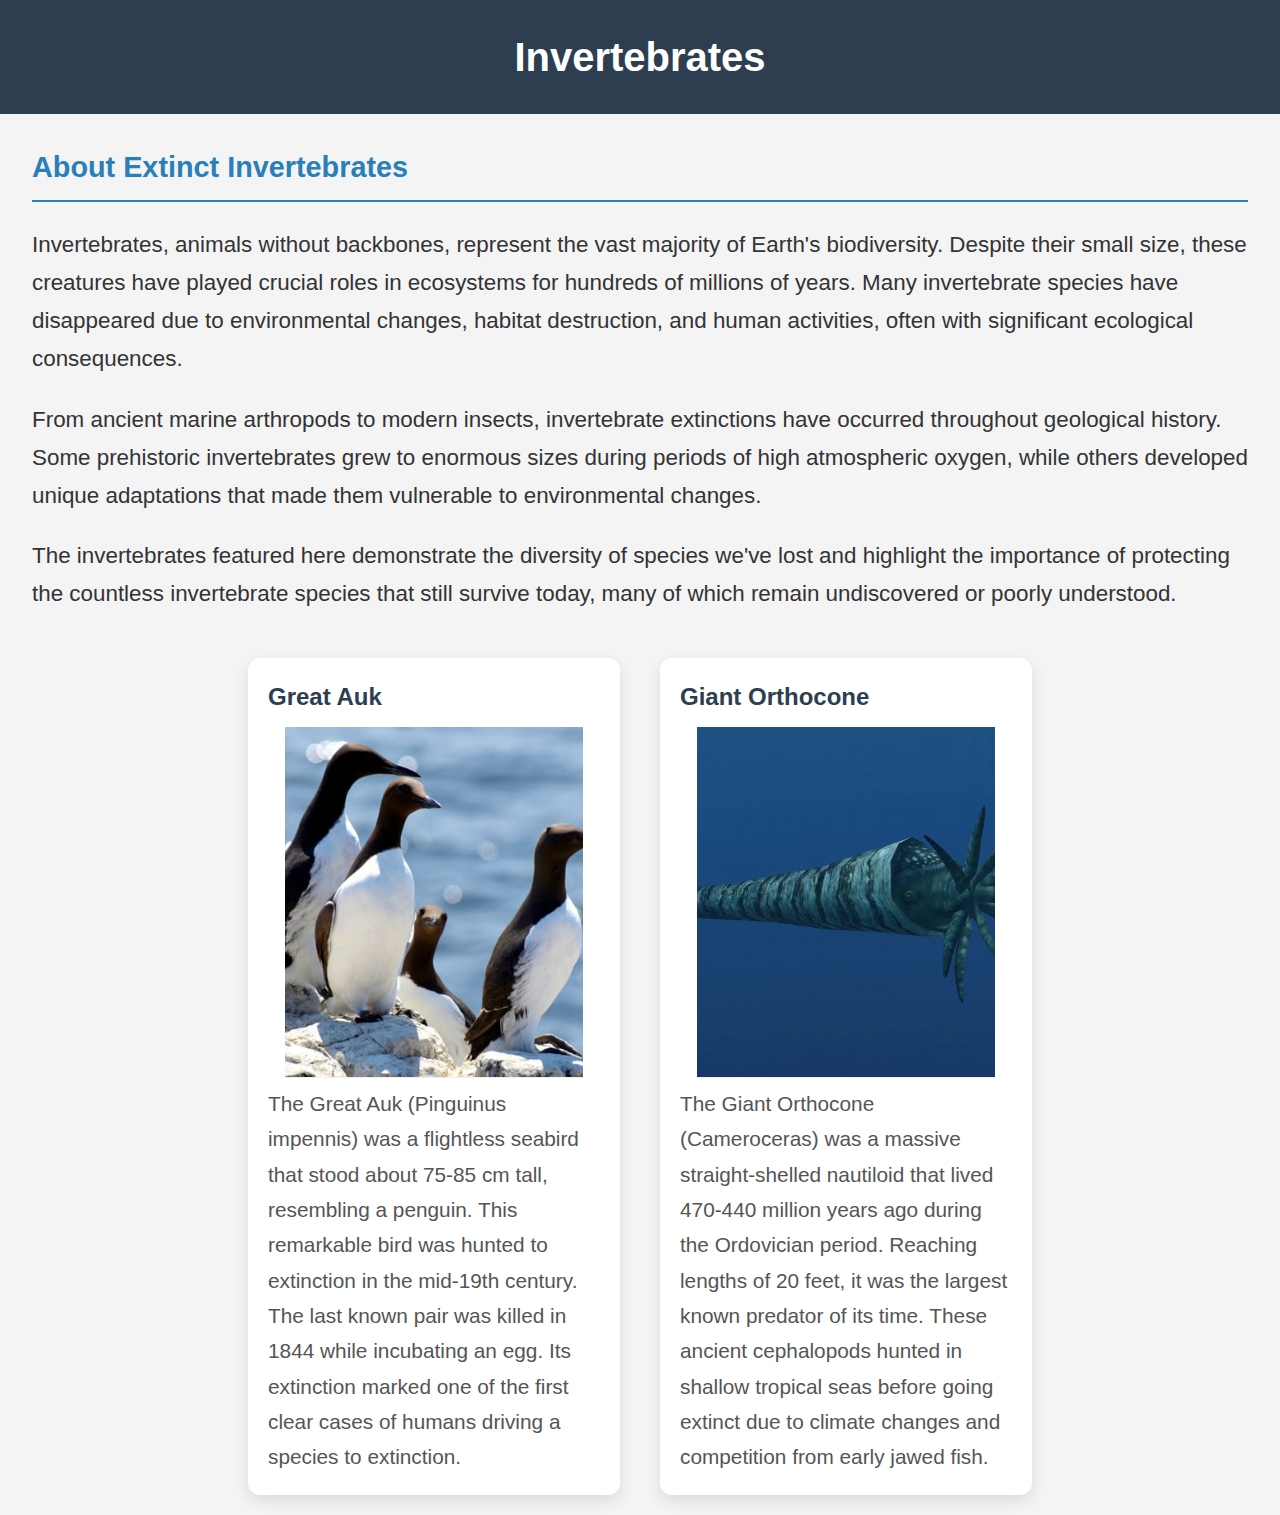
<file: pages/invertebrates-menu.html>
<!DOCTYPE html>
<html lang="en">
<head>
    <meta charset="UTF-8">
    <meta name="viewport" content="width=device-width, initial-scale=1.0">
    <title>Invertebrates</title>
    <link rel="stylesheet" href="/css/menu.css">
</head>
<body>
    <header>
        <h1>Invertebrates</h1>
    </header>

    <main>
        <section class="description">
            <h2 id="invertebrates-description">About Extinct Invertebrates</h2>
            <p>
                Invertebrates, animals without backbones, represent the vast majority of Earth's biodiversity. Despite their small size, these creatures have played
                crucial roles in ecosystems for hundreds of millions of years. Many invertebrate species have disappeared due to environmental changes, habitat
                destruction, and human activities, often with significant ecological consequences.
            </p>
            <p>
                From ancient marine arthropods to modern insects, invertebrate extinctions have occurred throughout geological history. Some prehistoric invertebrates
                grew to enormous sizes during periods of high atmospheric oxygen, while others developed unique adaptations that made them vulnerable to environmental
                changes.
            </p>
            <p>
                The invertebrates featured here demonstrate the diversity of species we've lost and highlight the importance of protecting the countless invertebrate
                species that still survive today, many of which remain undiscovered or poorly understood.
            </p>
        </section>

        <section class="container">
            <div class="case-container">
                <a href="invertebrates-content.html#great-auk" class="case-box">
                    <h3>Great Auk</h3>
                    <img src="/assets/images/great-auk.jpg" alt="Great Auk">
                    <p>
                        The Great Auk (Pinguinus impennis) was a flightless seabird that stood about 75-85 cm tall, resembling a penguin. This remarkable bird was 
                        hunted to extinction in the mid-19th century. The last known pair was killed in 1844 while incubating an egg. Its extinction marked one of 
                        the first clear cases of humans driving a species to extinction.
                    </p>
                </a>
                <a href="invertebrates-content.html#giant-orthocone" class="case-box">
                    <h3>Giant Orthocone</h3>
                    <img src="/assets/images/giant-orthocone.webp" alt="Giant Orthocone">
                    <p>
                        The Giant Orthocone (Cameroceras) was a massive straight-shelled nautiloid that lived 470-440 million years ago during the Ordovician period.
                        Reaching lengths of 20 feet, it was the largest known predator of its time. These ancient cephalopods hunted in shallow tropical seas before
                        going extinct due to climate changes and competition from early jawed fish. 
                    </p>
                </a>
            </div>
        </section>
    </main>
</body>
</html>
</file>
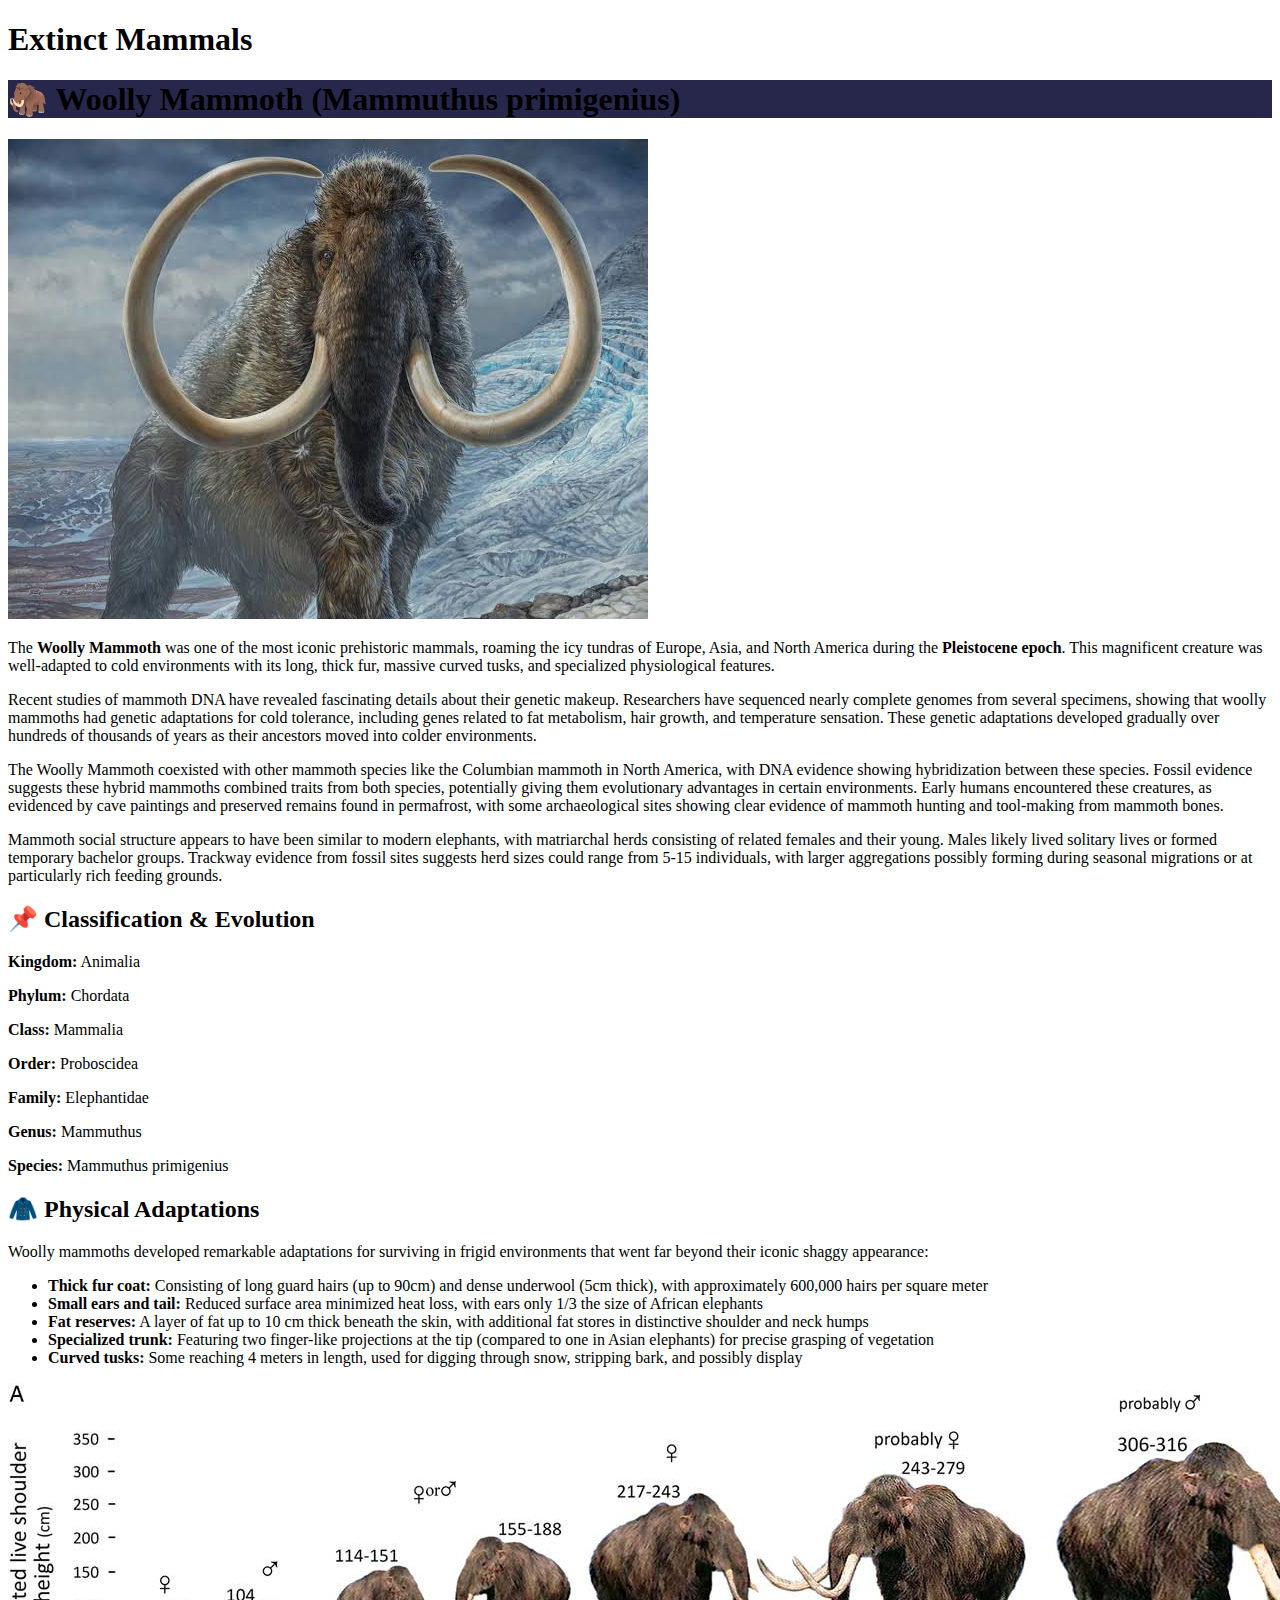
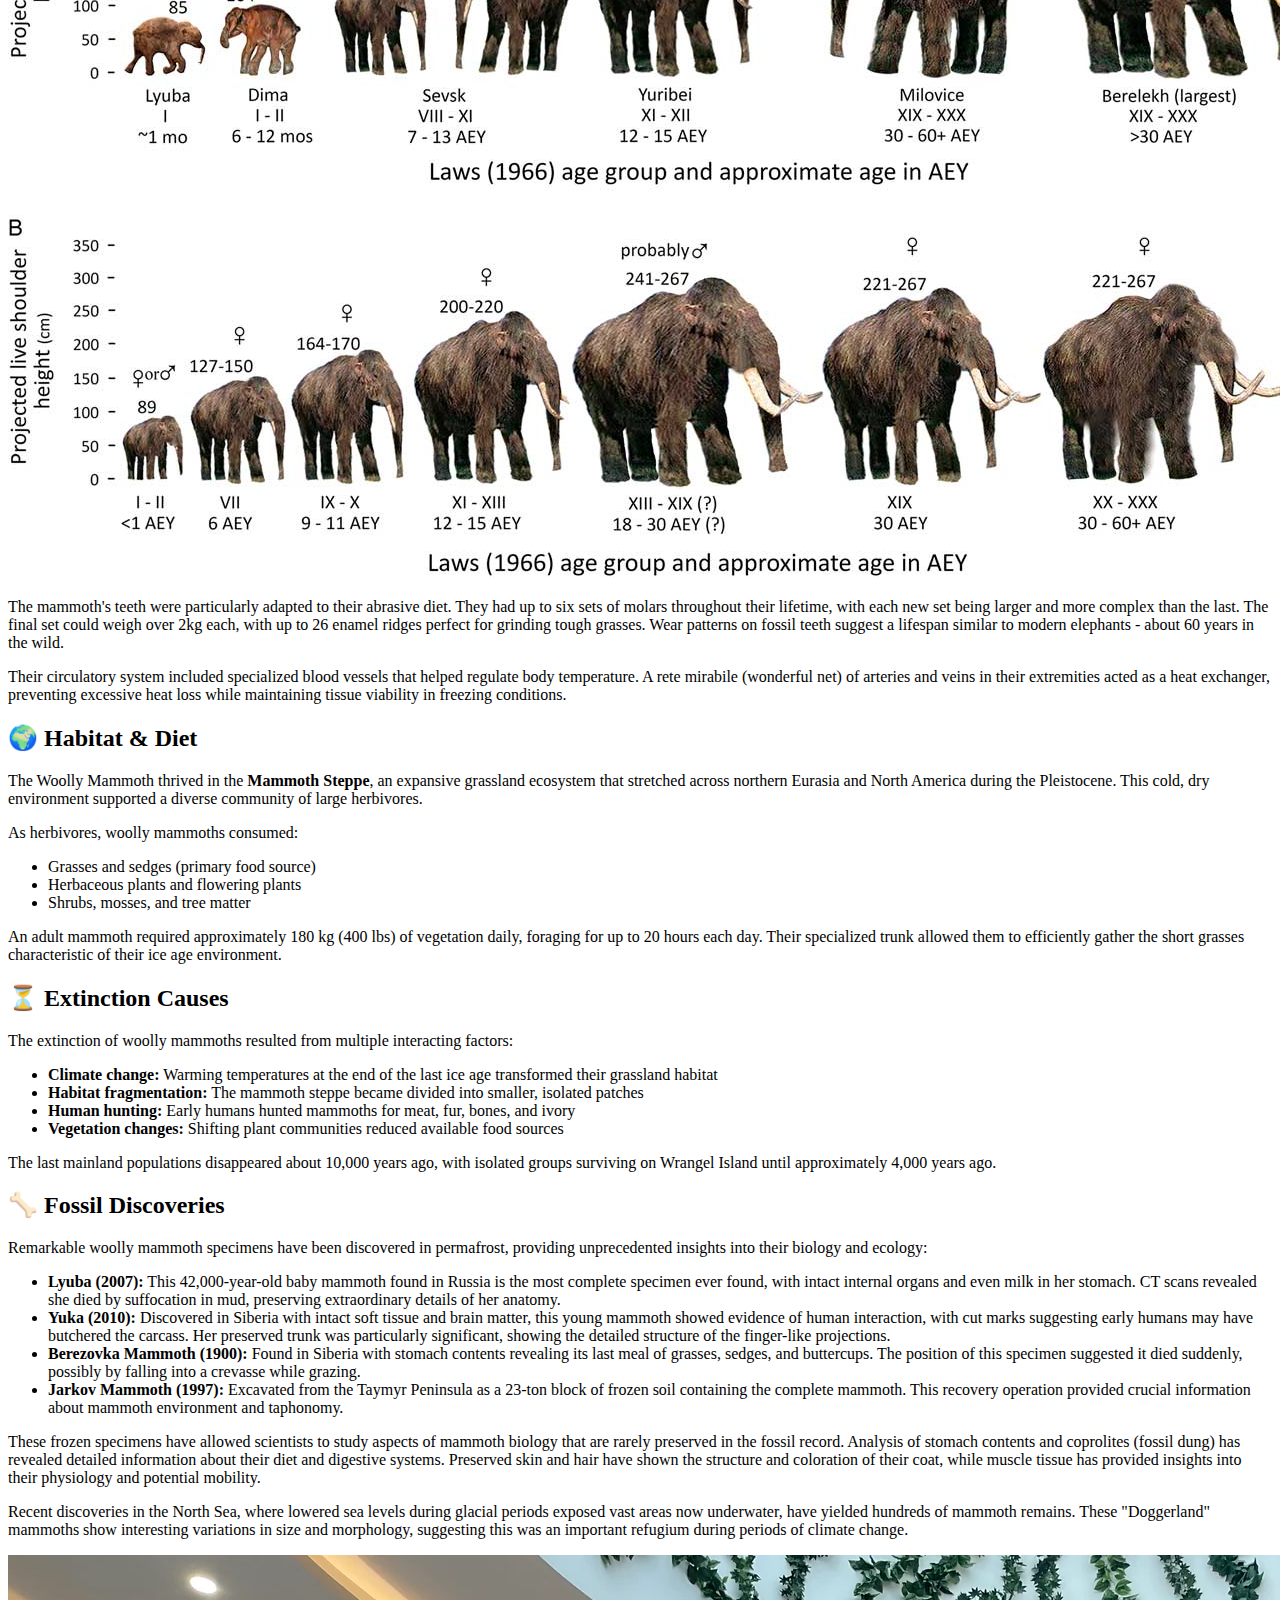
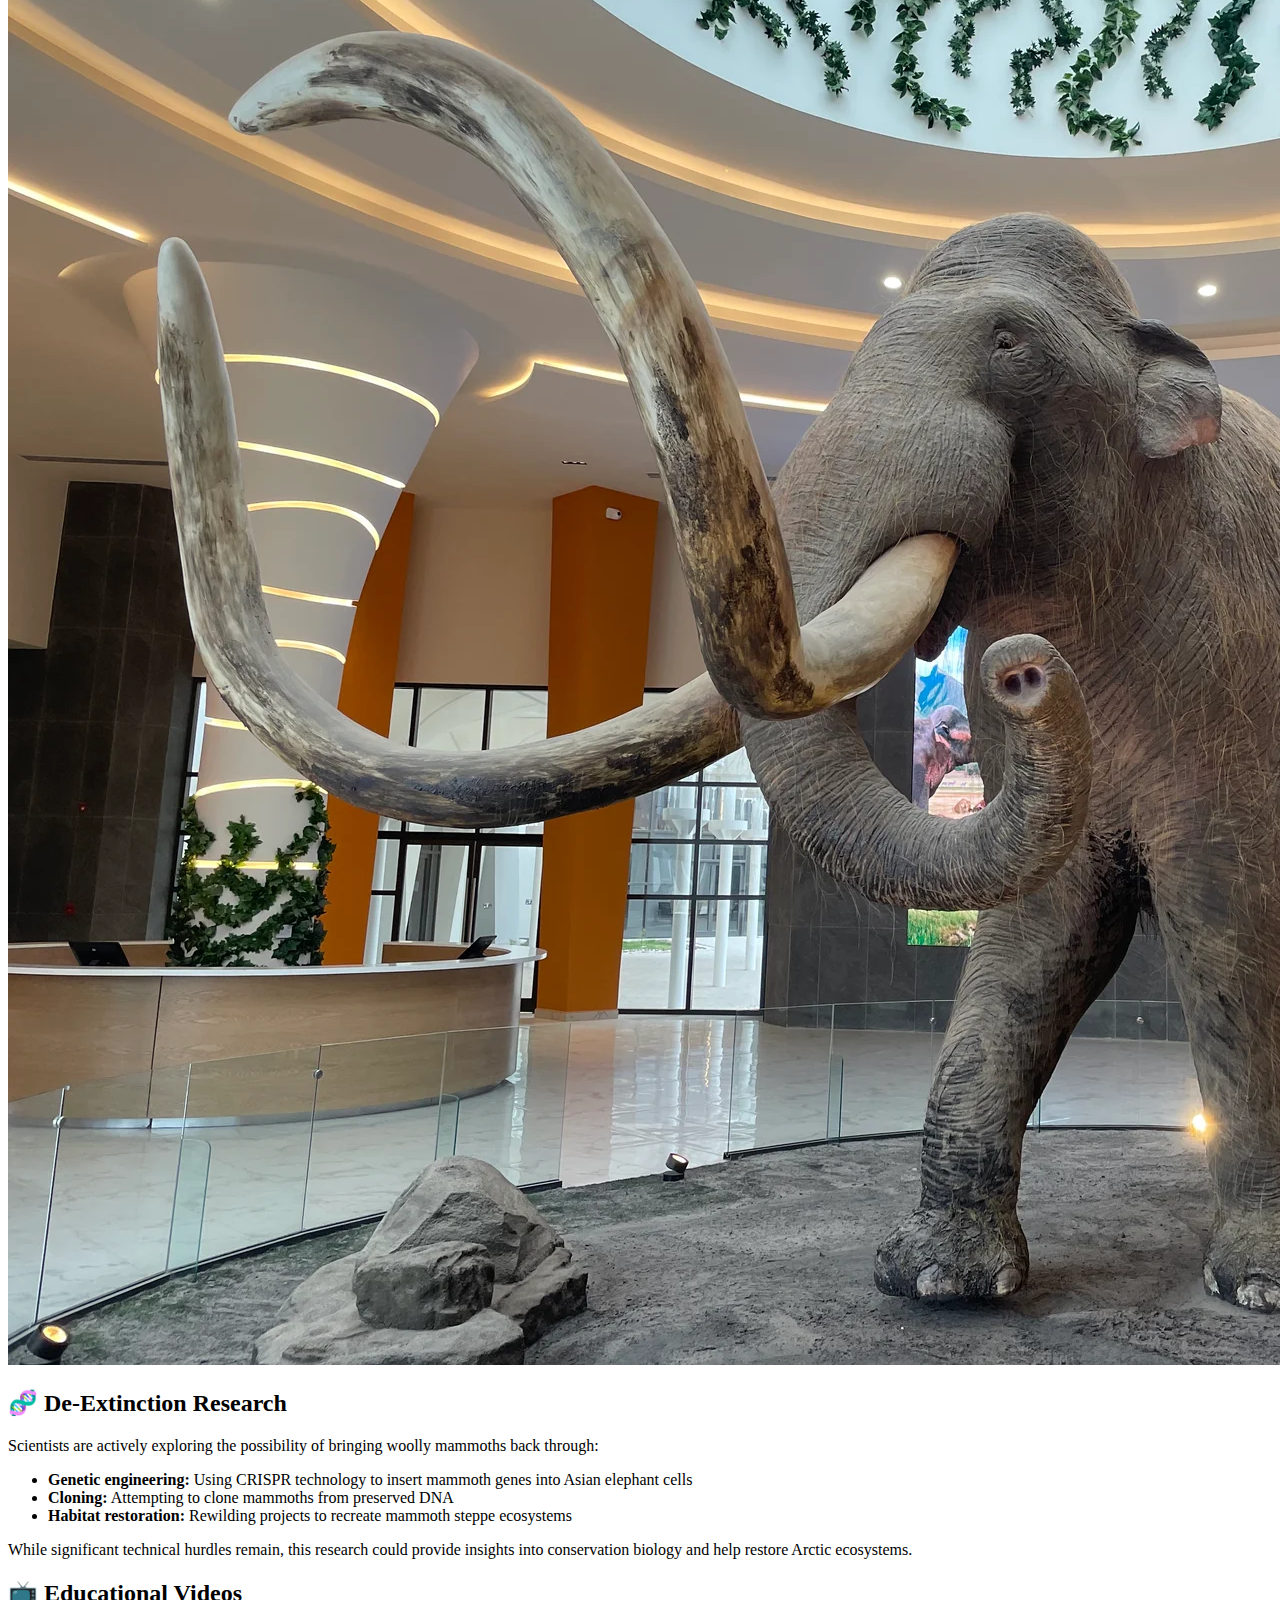
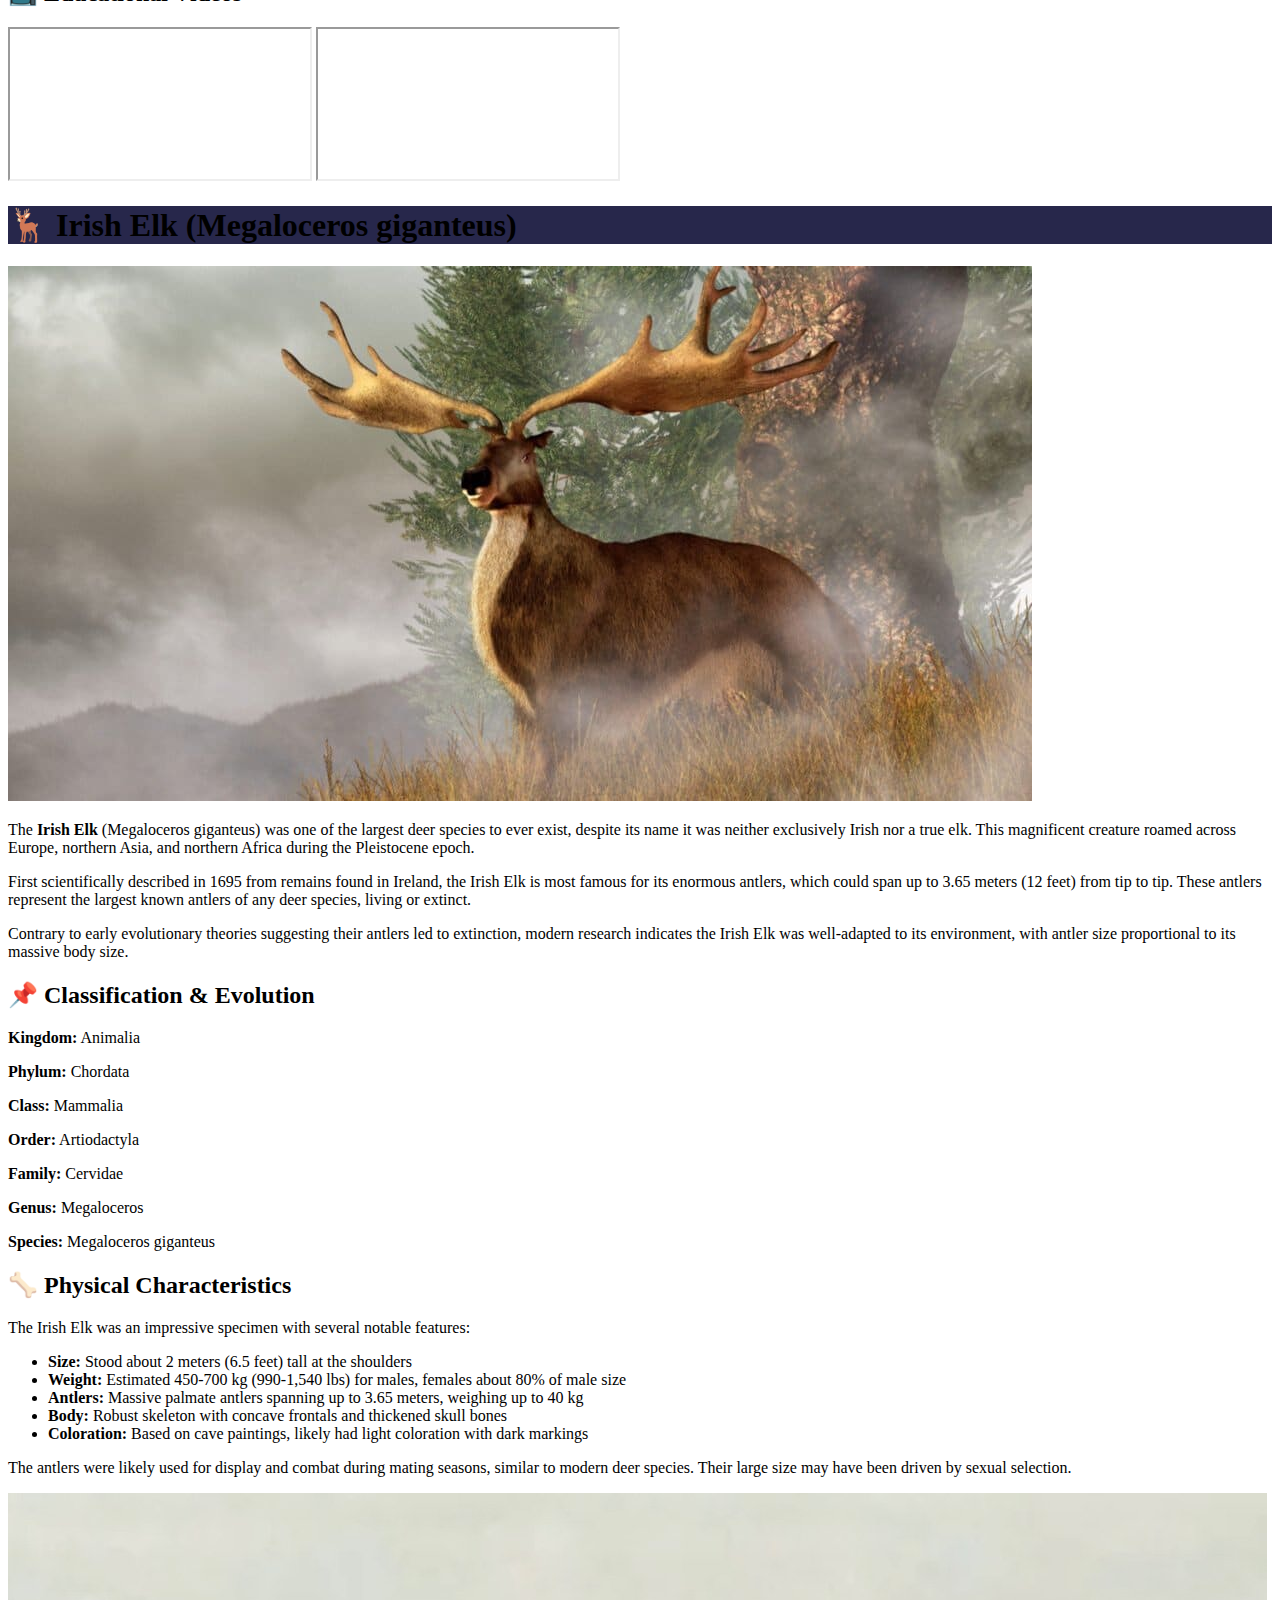
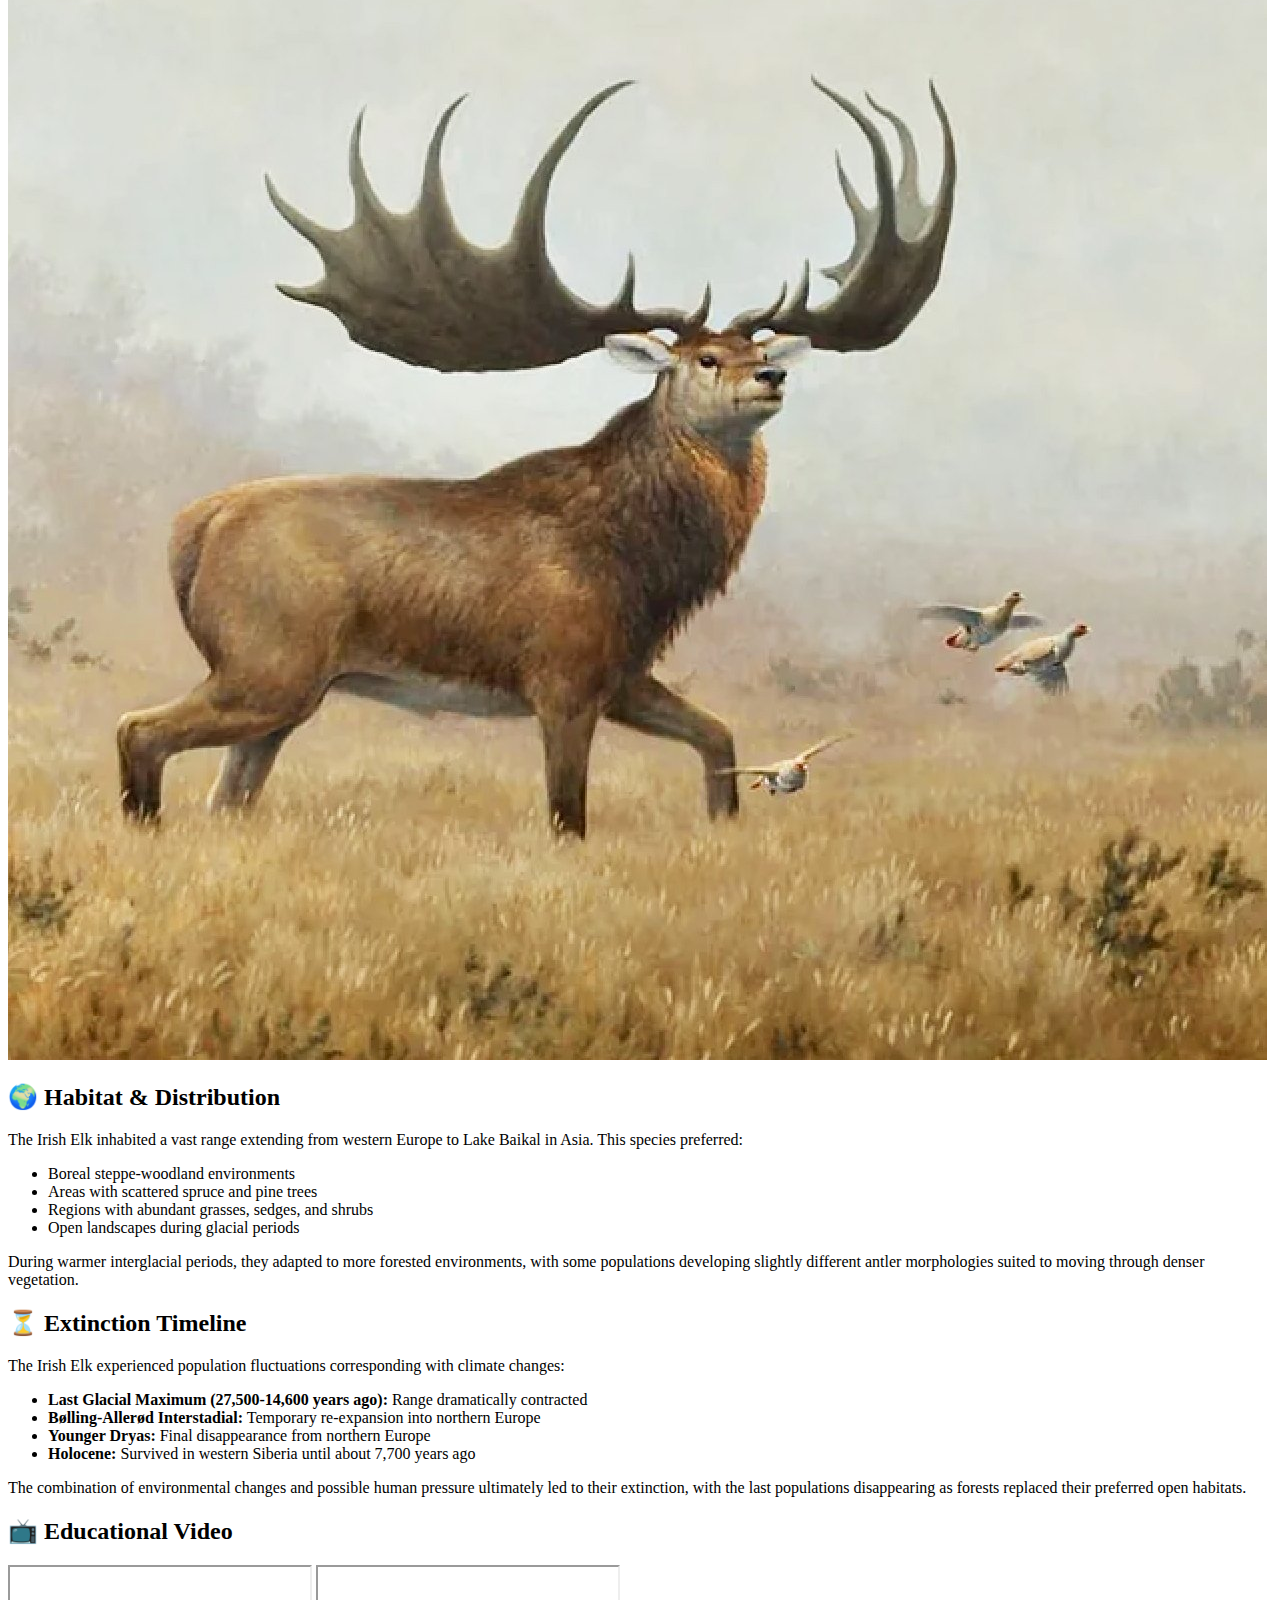
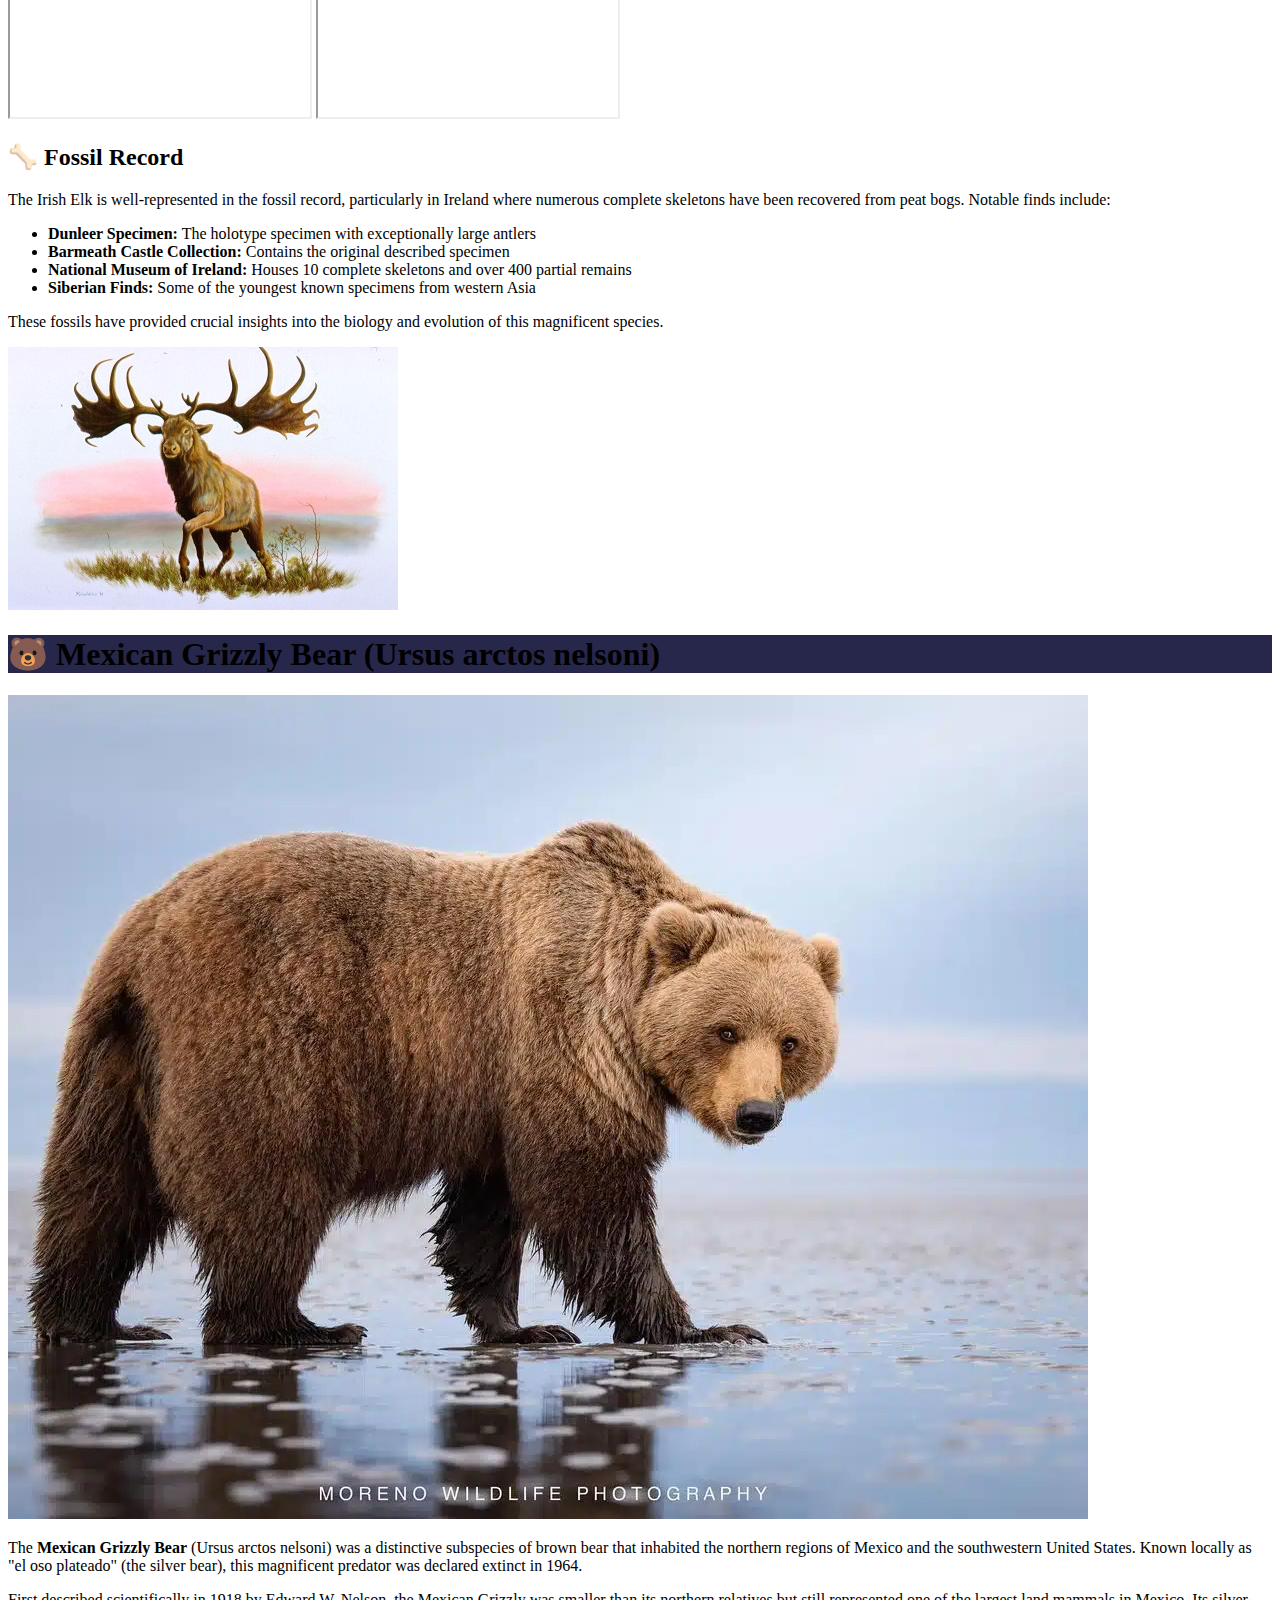
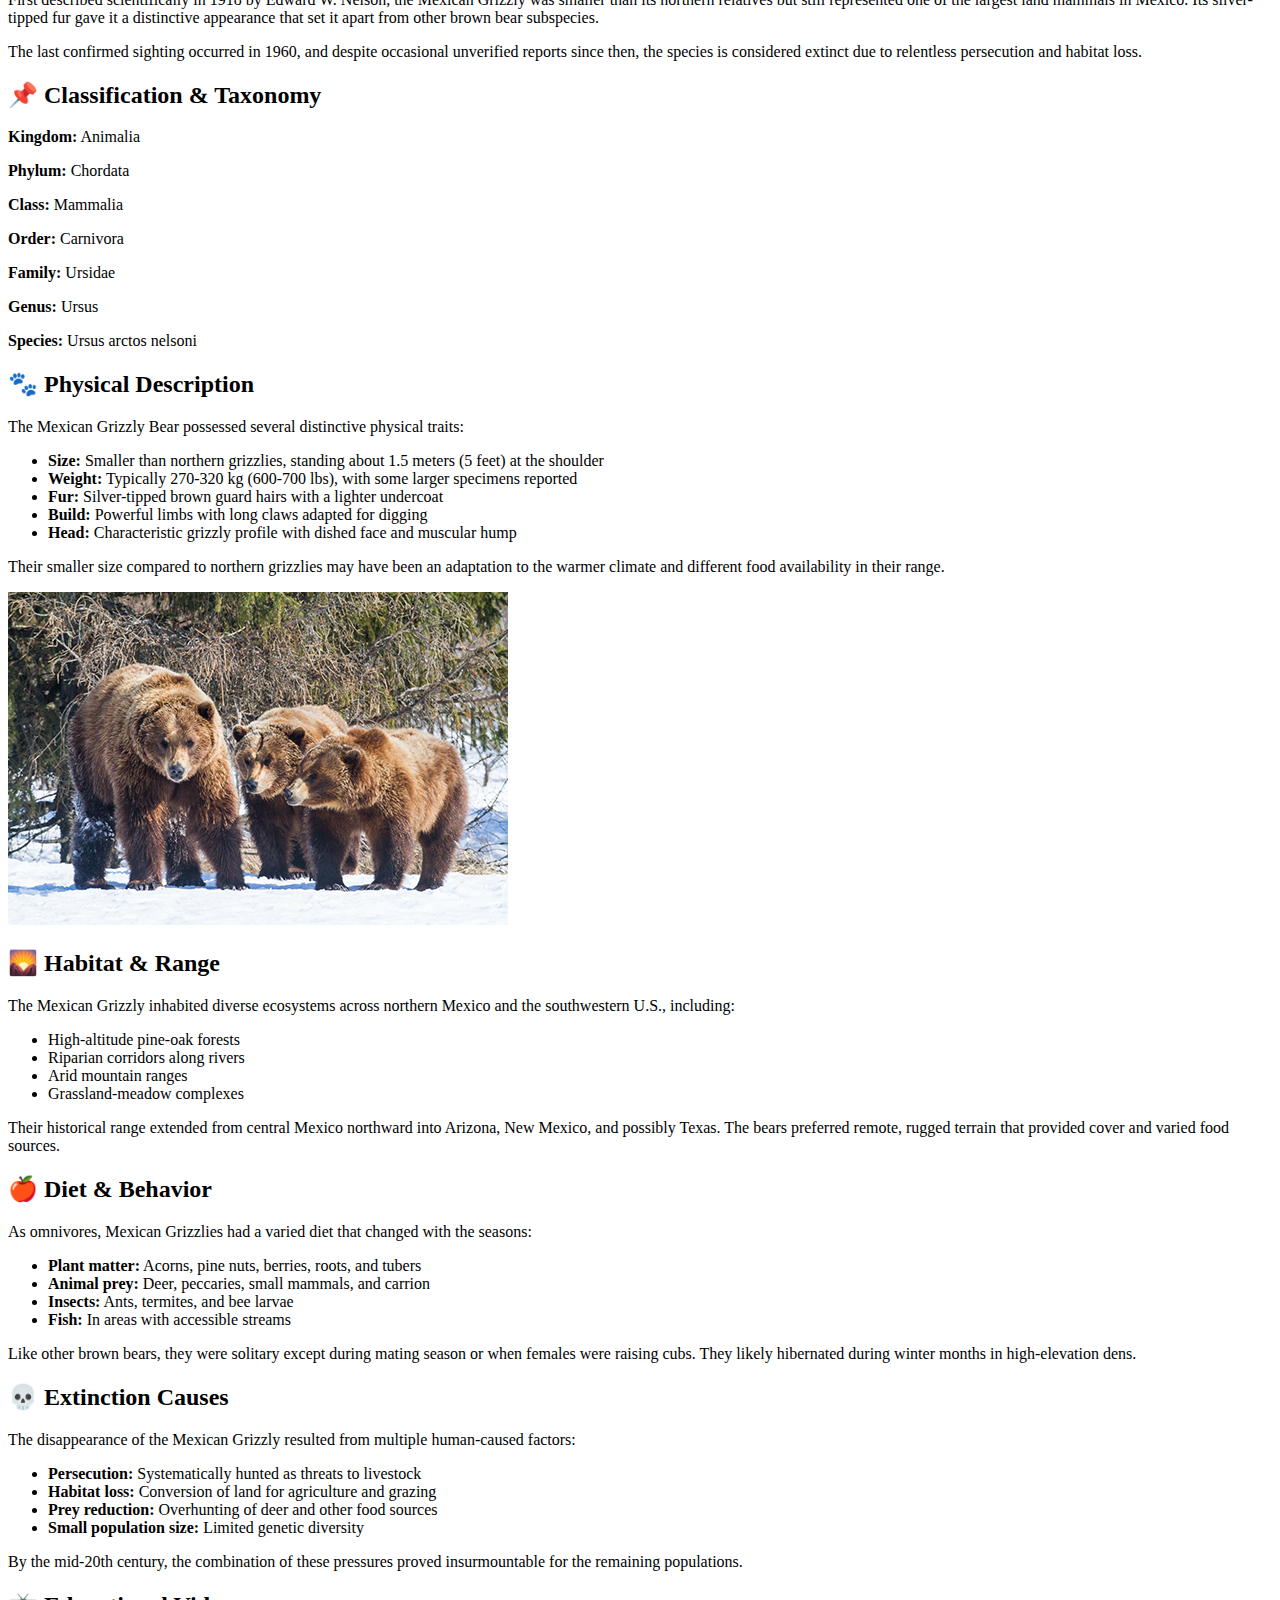
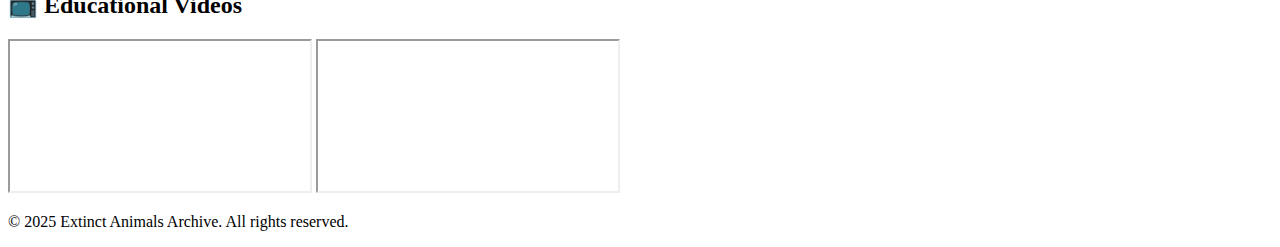
<file: pages/mammals-content.html>
<!DOCTYPE html>
<html lang="en">
<head>
    <meta charset="UTF-8">
    <meta name="viewport" content="width=device-width, initial-scale=1.0">
    <title>Extinct Mammals</title>
</head>
<body>
    <header>
        <h1>Extinct Mammals</h1>
    </header>

    <main class="container">
        <!-- Woolly Mammoth Section -->
        <section id="woolly-mammoth" class="animal-section">
            <h1 style="background-color: rgb(39, 39, 75);">🦣 Woolly Mammoth (Mammuthus primigenius)</h1>
            <img src="/assets/images/woolly-mammoth.jpeg" alt="Woolly Mammoth reconstruction">

            <div class="content-wrapper">
                <div class="text-content">
                    <p>The <strong>Woolly Mammoth</strong> was one of the most iconic prehistoric mammals, roaming the icy tundras of Europe, Asia, and North America during the <strong>Pleistocene epoch</strong>. This magnificent creature was well-adapted to cold environments with its long, thick fur, massive curved tusks, and specialized physiological features.</p>
                    
                    <p>Recent studies of mammoth DNA have revealed fascinating details about their genetic makeup. Researchers have sequenced nearly complete genomes from several specimens, showing that woolly mammoths had genetic adaptations for cold tolerance, including genes related to fat metabolism, hair growth, and temperature sensation. These genetic adaptations developed gradually over hundreds of thousands of years as their ancestors moved into colder environments.</p>
                    
                    <p>The Woolly Mammoth coexisted with other mammoth species like the Columbian mammoth in North America, with DNA evidence showing hybridization between these species. Fossil evidence suggests these hybrid mammoths combined traits from both species, potentially giving them evolutionary advantages in certain environments. Early humans encountered these creatures, as evidenced by cave paintings and preserved remains found in permafrost, with some archaeological sites showing clear evidence of mammoth hunting and tool-making from mammoth bones.</p>
        
                    <p>Mammoth social structure appears to have been similar to modern elephants, with matriarchal herds consisting of related females and their young. Males likely lived solitary lives or formed temporary bachelor groups. Trackway evidence from fossil sites suggests herd sizes could range from 5-15 individuals, with larger aggregations possibly forming during seasonal migrations or at particularly rich feeding grounds.</p>
                </div>
            </div>

            <h2>📌 Classification & Evolution</h2>
            <div class="classification">
                <p><strong>Kingdom:</strong> Animalia</p>
                <p><strong>Phylum:</strong> Chordata</p>
                <p><strong>Class:</strong> Mammalia</p>
                <p><strong>Order:</strong> Proboscidea</p>
                <p><strong>Family:</strong> Elephantidae</p>
                <p><strong>Genus:</strong> Mammuthus</p>
                <p><strong>Species:</strong> Mammuthus primigenius</p>
            </div>

            <h2>🧥 Physical Adaptations</h2>
            <div class="content-wrapper">
                <div class="text-content">
                    <p>Woolly mammoths developed remarkable adaptations for surviving in frigid environments that went far beyond their iconic shaggy appearance:</p>
                    <ul>
                        <li><strong>Thick fur coat:</strong> Consisting of long guard hairs (up to 90cm) and dense underwool (5cm thick), with approximately 600,000 hairs per square meter</li>
                        <li><strong>Small ears and tail:</strong> Reduced surface area minimized heat loss, with ears only 1/3 the size of African elephants</li>
                        <li><strong>Fat reserves:</strong> A layer of fat up to 10 cm thick beneath the skin, with additional fat stores in distinctive shoulder and neck humps</li>
                        <li><strong>Specialized trunk:</strong> Featuring two finger-like projections at the tip (compared to one in Asian elephants) for precise grasping of vegetation</li>
                        <li><strong>Curved tusks:</strong> Some reaching 4 meters in length, used for digging through snow, stripping bark, and possibly display</li>
                    </ul>
                    <img src="/assets/images/mammoth-adaptations.jpeg" alt="Woolly Mammoth Adaptations">
                    <p>The mammoth's teeth were particularly adapted to their abrasive diet. They had up to six sets of molars throughout their lifetime, with each new set being larger and more complex than the last. The final set could weigh over 2kg each, with up to 26 enamel ridges perfect for grinding tough grasses. Wear patterns on fossil teeth suggest a lifespan similar to modern elephants - about 60 years in the wild.</p>
                    <p>Their circulatory system included specialized blood vessels that helped regulate body temperature. A rete mirabile (wonderful net) of arteries and veins in their extremities acted as a heat exchanger, preventing excessive heat loss while maintaining tissue viability in freezing conditions.</p>
                </div>
                
            </div>

            <h2>🌍 Habitat & Diet</h2>
            <p>The Woolly Mammoth thrived in the <strong>Mammoth Steppe</strong>, an expansive grassland ecosystem that stretched across northern Eurasia and North America during the Pleistocene. This cold, dry environment supported a diverse community of large herbivores.</p>
            
            <p>As herbivores, woolly mammoths consumed:</p>
            <ul>
                <li>Grasses and sedges (primary food source)</li>
                <li>Herbaceous plants and flowering plants</li>
                <li>Shrubs, mosses, and tree matter</li>
            </ul>
            
            <p>An adult mammoth required approximately 180 kg (400 lbs) of vegetation daily, foraging for up to 20 hours each day. Their specialized trunk allowed them to efficiently gather the short grasses characteristic of their ice age environment.</p>

            <h2>⏳ Extinction Causes</h2>
            <p>The extinction of woolly mammoths resulted from multiple interacting factors:</p>
            <ul>
                <li><strong>Climate change:</strong> Warming temperatures at the end of the last ice age transformed their grassland habitat</li>
                <li><strong>Habitat fragmentation:</strong> The mammoth steppe became divided into smaller, isolated patches</li>
                <li><strong>Human hunting:</strong> Early humans hunted mammoths for meat, fur, bones, and ivory</li>
                <li><strong>Vegetation changes:</strong> Shifting plant communities reduced available food sources</li>
            </ul>
            <p>The last mainland populations disappeared about 10,000 years ago, with isolated groups surviving on Wrangel Island until approximately 4,000 years ago.</p>

            <h2>🦴 Fossil Discoveries</h2>
            <div class="content-wrapper">
                <div class="text-content">
                    <p>Remarkable woolly mammoth specimens have been discovered in permafrost, providing unprecedented insights into their biology and ecology:</p>
                    <ul>
                        <li><strong>Lyuba (2007):</strong> This 42,000-year-old baby mammoth found in Russia is the most complete specimen ever found, with intact internal organs and even milk in her stomach. CT scans revealed she died by suffocation in mud, preserving extraordinary details of her anatomy.</li>
                        <li><strong>Yuka (2010):</strong> Discovered in Siberia with intact soft tissue and brain matter, this young mammoth showed evidence of human interaction, with cut marks suggesting early humans may have butchered the carcass. Her preserved trunk was particularly significant, showing the detailed structure of the finger-like projections.</li>
                        <li><strong>Berezovka Mammoth (1900):</strong> Found in Siberia with stomach contents revealing its last meal of grasses, sedges, and buttercups. The position of this specimen suggested it died suddenly, possibly by falling into a crevasse while grazing.</li>
                        <li><strong>Jarkov Mammoth (1997):</strong> Excavated from the Taymyr Peninsula as a 23-ton block of frozen soil containing the complete mammoth. This recovery operation provided crucial information about mammoth environment and taphonomy.</li>
                    </ul>
                    <p>These frozen specimens have allowed scientists to study aspects of mammoth biology that are rarely preserved in the fossil record. Analysis of stomach contents and coprolites (fossil dung) has revealed detailed information about their diet and digestive systems. Preserved skin and hair have shown the structure and coloration of their coat, while muscle tissue has provided insights into their physiology and potential mobility.</p>
                    <p>Recent discoveries in the North Sea, where lowered sea levels during glacial periods exposed vast areas now underwater, have yielded hundreds of mammoth remains. These "Doggerland" mammoths show interesting variations in size and morphology, suggesting this was an important refugium during periods of climate change.</p>
                </div>
                <img src="/assets/images/mammoth-fossil.webp" alt="Woolly Mammoth Fossil">
            </div>

            <h2>🧬 De-Extinction Research</h2>
            <p>Scientists are actively exploring the possibility of bringing woolly mammoths back through:</p>
            <ul>
                <li><strong>Genetic engineering:</strong> Using CRISPR technology to insert mammoth genes into Asian elephant cells</li>
                <li><strong>Cloning:</strong> Attempting to clone mammoths from preserved DNA</li>
                <li><strong>Habitat restoration:</strong> Rewilding projects to recreate mammoth steppe ecosystems</li>
            </ul>
            <p>While significant technical hurdles remain, this research could provide insights into conservation biology and help restore Arctic ecosystems.</p>

            <h2>📺 Educational Videos</h2>
            <div class="video-container">
                <iframe src="https://www.youtube.com/embed/TlX4sGPd6SA" title="Woolly Mammoth Documentary"></iframe>
                <iframe src="https://www.youtube.com/embed/qoQFCrq7zlI" title="Mammoth De-extinction Research"></iframe>
            </div>
        </section>

        <!-- Irish Elk Section -->
        <section id="irish-elk" class="animal-section">
            <h1 style="background-color: rgb(39, 39, 75);">🦌 Irish Elk (Megaloceros giganteus)</h1>
            <img src="/assets/images/irish-elk.jpg" alt="Irish Elk reconstruction">

            <div class="content-wrapper">
                <div class="text-content">
                    <p>The <strong>Irish Elk</strong> (Megaloceros giganteus) was one of the largest deer species to ever exist, despite its name it was neither exclusively Irish nor a true elk. This magnificent creature roamed across Europe, northern Asia, and northern Africa during the Pleistocene epoch.</p>
                    
                    <p>First scientifically described in 1695 from remains found in Ireland, the Irish Elk is most famous for its enormous antlers, which could span up to 3.65 meters (12 feet) from tip to tip. These antlers represent the largest known antlers of any deer species, living or extinct.</p>
                    
                    <p>Contrary to early evolutionary theories suggesting their antlers led to extinction, modern research indicates the Irish Elk was well-adapted to its environment, with antler size proportional to its massive body size.</p>
                </div>
            </div>

            <h2>📌 Classification & Evolution</h2>
            <div class="classification">
                <p><strong>Kingdom:</strong> Animalia</p>
                <p><strong>Phylum:</strong> Chordata</p>
                <p><strong>Class:</strong> Mammalia</p>
                <p><strong>Order:</strong> Artiodactyla</p>
                <p><strong>Family:</strong> Cervidae</p>
                <p><strong>Genus:</strong> Megaloceros</p>
                <p><strong>Species:</strong> Megaloceros giganteus</p>
            </div>

            <h2>🦴 Physical Characteristics</h2>
            <div class="content-wrapper">
                <div class="text-content">
                    <p>The Irish Elk was an impressive specimen with several notable features:</p>
                    <ul>
                        <li><strong>Size:</strong> Stood about 2 meters (6.5 feet) tall at the shoulders</li>
                        <li><strong>Weight:</strong> Estimated 450-700 kg (990-1,540 lbs) for males, females about 80% of male size</li>
                        <li><strong>Antlers:</strong> Massive palmate antlers spanning up to 3.65 meters, weighing up to 40 kg</li>
                        <li><strong>Body:</strong> Robust skeleton with concave frontals and thickened skull bones</li>
                        <li><strong>Coloration:</strong> Based on cave paintings, likely had light coloration with dark markings</li>
                    </ul>
                    <p>The antlers were likely used for display and combat during mating seasons, similar to modern deer species. Their large size may have been driven by sexual selection.</p>
                </div>
                <img src="/assets/images/Irish Elk Adaptations.jpg" alt="Irish Elk Adaptations">
            </div>

            <h2>🌍 Habitat & Distribution</h2>
            <p>The Irish Elk inhabited a vast range extending from western Europe to Lake Baikal in Asia. This species preferred:</p>
            <ul>
                <li>Boreal steppe-woodland environments</li>
                <li>Areas with scattered spruce and pine trees</li>
                <li>Regions with abundant grasses, sedges, and shrubs</li>
                <li>Open landscapes during glacial periods</li>
            </ul>
            <p>During warmer interglacial periods, they adapted to more forested environments, with some populations developing slightly different antler morphologies suited to moving through denser vegetation.</p>

            <h2>⏳ Extinction Timeline</h2>
            <p>The Irish Elk experienced population fluctuations corresponding with climate changes:</p>
            <ul>
                <li><strong>Last Glacial Maximum (27,500-14,600 years ago):</strong> Range dramatically contracted</li>
                <li><strong>Bølling-Allerød Interstadial:</strong> Temporary re-expansion into northern Europe</li>
                <li><strong>Younger Dryas:</strong> Final disappearance from northern Europe</li>
                <li><strong>Holocene:</strong> Survived in western Siberia until about 7,700 years ago</li>
            </ul>
            <p>The combination of environmental changes and possible human pressure ultimately led to their extinction, with the last populations disappearing as forests replaced their preferred open habitats.</p>

            <h2>📺 Educational Video</h2>
            <div class="video-container">
                <iframe src="https://www.youtube.com/embed/motD8jAbFVU" title="Irish Elk Documentary"></iframe>
                <iframe src="https://www.youtube.com/watch?v=LCobsiv8hdM" title="Irish Elk Documentary"></iframe>
            </div>

            <h2>🦴 Fossil Record</h2>
            <div class="content-wrapper">
                <div class="text-content">
                    <p>The Irish Elk is well-represented in the fossil record, particularly in Ireland where numerous complete skeletons have been recovered from peat bogs. Notable finds include:</p>
                    <ul>
                        <li><strong>Dunleer Specimen:</strong> The holotype specimen with exceptionally large antlers</li>
                        <li><strong>Barmeath Castle Collection:</strong> Contains the original described specimen</li>
                        <li><strong>National Museum of Ireland:</strong> Houses 10 complete skeletons and over 400 partial remains</li>
                        <li><strong>Siberian Finds:</strong> Some of the youngest known specimens from western Asia</li>
                    </ul>
                    <p>These fossils have provided crucial insights into the biology and evolution of this magnificent species.</p>
                </div>
                <img src="/assets/images/Irish Elk Fossil.jpg" alt="Irish Elk Fossil">
            </div>
        </section>

        <!-- Mexican Grizzly Bear Section -->
        <section id="mexican-grizzly-bear" class="animal-section">
            <h1 style="background-color: rgb(39, 39, 75);">🐻 Mexican Grizzly Bear (Ursus arctos nelsoni)</h1>
            <img src="/assets/images/grizzly-bear.webp" alt="Mexican Grizzly Bear illustration">

            <div class="content-wrapper">
                <div class="text-content">
                    <p>The <strong>Mexican Grizzly Bear</strong> (Ursus arctos nelsoni) was a distinctive subspecies of brown bear that inhabited the northern regions of Mexico and the southwestern United States. Known locally as "el oso plateado" (the silver bear), this magnificent predator was declared extinct in 1964.</p>
                    
                    <p>First described scientifically in 1918 by Edward W. Nelson, the Mexican Grizzly was smaller than its northern relatives but still represented one of the largest land mammals in Mexico. Its silver-tipped fur gave it a distinctive appearance that set it apart from other brown bear subspecies.</p>
                    
                    <p>The last confirmed sighting occurred in 1960, and despite occasional unverified reports since then, the species is considered extinct due to relentless persecution and habitat loss.</p>
                </div>
            </div>

            <h2>📌 Classification & Taxonomy</h2>
            <div class="classification">
                <p><strong>Kingdom:</strong> Animalia</p>
                <p><strong>Phylum:</strong> Chordata</p>
                <p><strong>Class:</strong> Mammalia</p>
                <p><strong>Order:</strong> Carnivora</p>
                <p><strong>Family:</strong> Ursidae</p>
                <p><strong>Genus:</strong> Ursus</p>
                <p><strong>Species:</strong> Ursus arctos nelsoni</p>
            </div>

            <h2>🐾 Physical Description</h2>
            <div class="content-wrapper">
                <div class="text-content">
                    <p>The Mexican Grizzly Bear possessed several distinctive physical traits:</p>
                    <ul>
                        <li><strong>Size:</strong> Smaller than northern grizzlies, standing about 1.5 meters (5 feet) at the shoulder</li>
                        <li><strong>Weight:</strong> Typically 270-320 kg (600-700 lbs), with some larger specimens reported</li>
                        <li><strong>Fur:</strong> Silver-tipped brown guard hairs with a lighter undercoat</li>
                        <li><strong>Build:</strong> Powerful limbs with long claws adapted for digging</li>
                        <li><strong>Head:</strong> Characteristic grizzly profile with dished face and muscular hump</li>
                    </ul>
                    <p>Their smaller size compared to northern grizzlies may have been an adaptation to the warmer climate and different food availability in their range.</p>
                </div>
                <img src="/assets/images/grizzly-bear-adaptations.jpg" alt="Mexican Grizzly Bear Characteristics">
            </div>

            <h2>🌄 Habitat & Range</h2>
            <p>The Mexican Grizzly inhabited diverse ecosystems across northern Mexico and the southwestern U.S., including:</p>
            <ul>
                <li>High-altitude pine-oak forests</li>
                <li>Riparian corridors along rivers</li>
                <li>Arid mountain ranges</li>
                <li>Grassland-meadow complexes</li>
            </ul>
            <p>Their historical range extended from central Mexico northward into Arizona, New Mexico, and possibly Texas. The bears preferred remote, rugged terrain that provided cover and varied food sources.</p>

            <h2>🍎 Diet & Behavior</h2>
            <p>As omnivores, Mexican Grizzlies had a varied diet that changed with the seasons:</p>
            <ul>
                <li><strong>Plant matter:</strong> Acorns, pine nuts, berries, roots, and tubers</li>
                <li><strong>Animal prey:</strong> Deer, peccaries, small mammals, and carrion</li>
                <li><strong>Insects:</strong> Ants, termites, and bee larvae</li>
                <li><strong>Fish:</strong> In areas with accessible streams</li>
            </ul>
            <p>Like other brown bears, they were solitary except during mating season or when females were raising cubs. They likely hibernated during winter months in high-elevation dens.</p>

            <h2>💀 Extinction Causes</h2>
            <p>The disappearance of the Mexican Grizzly resulted from multiple human-caused factors:</p>
            <ul>
                <li><strong>Persecution:</strong> Systematically hunted as threats to livestock</li>
                <li><strong>Habitat loss:</strong> Conversion of land for agriculture and grazing</li>
                <li><strong>Prey reduction:</strong> Overhunting of deer and other food sources</li>
                <li><strong>Small population size:</strong> Limited genetic diversity</li>
            </ul>
            <p>By the mid-20th century, the combination of these pressures proved insurmountable for the remaining populations.</p>

            <h2>📺 Educational Videos</h2>
            <div class="video-container">
                <iframe src="https://www.youtube.com/embed/dbCPNfo0Yzk" title="Mexican Grizzly Bear History"></iframe>
                <iframe src="https://www.youtube.com/embed/f2vynKlp24c" title="Bear Conservation"></iframe>
            </div>
        </section>
    </main>

    <footer>
        <div class="footer-content">
            <p>&copy; 2025 Extinct Animals Archive. All rights reserved.</p>
        </div>
    </footer>
</body>
</html>
</file>
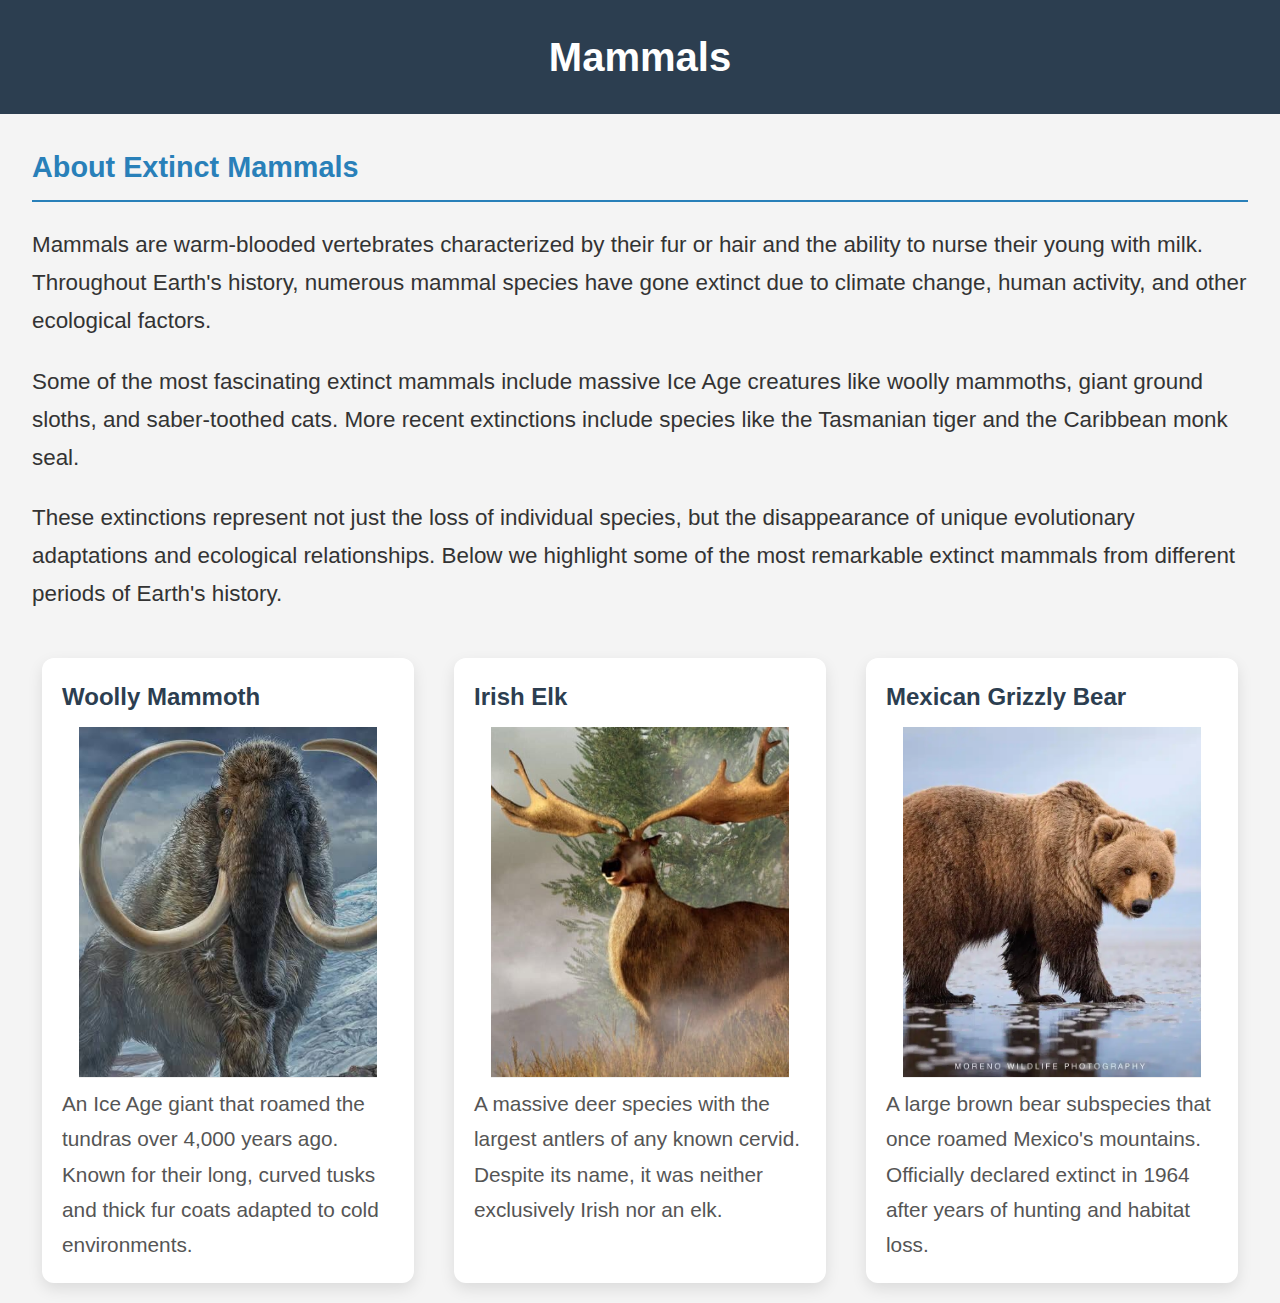
<file: pages/mammals-menu.html>
<!DOCTYPE html>
<html lang="en">
<head>
    <meta charset="UTF-8">
    <meta name="viewport" content="width=device-width, initial-scale=1.0">
    <title>Mammals</title>
    <link rel="stylesheet" href="/css/menu.css">
</head>
<body>
    <header>
        <h1>Mammals</h1>
    </header>

    <main>
        <section class="description">
            <h2 id="mammals-description">About Extinct Mammals</h2>
            <p>
                Mammals are warm-blooded vertebrates characterized by their fur or hair and the ability to nurse their young with milk. Throughout Earth's history, 
                numerous mammal species have gone extinct due to climate change, human activity, and other ecological factors.
            </p>
            <p>
                Some of the most fascinating extinct mammals include massive Ice Age creatures like woolly mammoths, giant ground sloths, and saber-toothed cats. 
                More recent extinctions include species like the Tasmanian tiger and the Caribbean monk seal.
            </p>
            <p>
                These extinctions represent not just the loss of individual species, but the disappearance of unique evolutionary adaptations and ecological 
                relationships. Below we highlight some of the most remarkable extinct mammals from different periods of Earth's history.
            </p>
        </section>

        <section class="container">
            <div class="case-container">
                <a href="#" class="case-box">
                    <h3>Woolly Mammoth</h3>
                    <img src="/assets/images/woolly-mammoth.jpeg" alt="Woolly Mammoth">
                    <p>
                        An Ice Age giant that roamed the tundras over 4,000 years ago. Known for their long, curved tusks and thick fur coats adapted to cold 
                        environments.
                    </p>
                </a>
                <a href="#" class="case-box">
                    <h3>Irish Elk</h3>
                    <img src="/assets/images/irish-elk.jpg" alt="Irish Elk">
                    <p>A massive deer species with the largest antlers of any known cervid. Despite its name, it was neither exclusively Irish nor an elk.</p>
                </a>
                <a href="#" class="case-box">
                    <h3>Mexican Grizzly Bear</h3>
                    <img src="/assets/images/grizzly-bear.webp" alt="Mexican Grizzly Bear">
                    <p>
                        A large brown bear subspecies that once roamed Mexico's mountains. Officially declared extinct in 1964 after years of hunting and habitat 
                        loss.
                    </p>
                </a>
            </div>
        </section>
    </main>
</body>
</html>
</file>
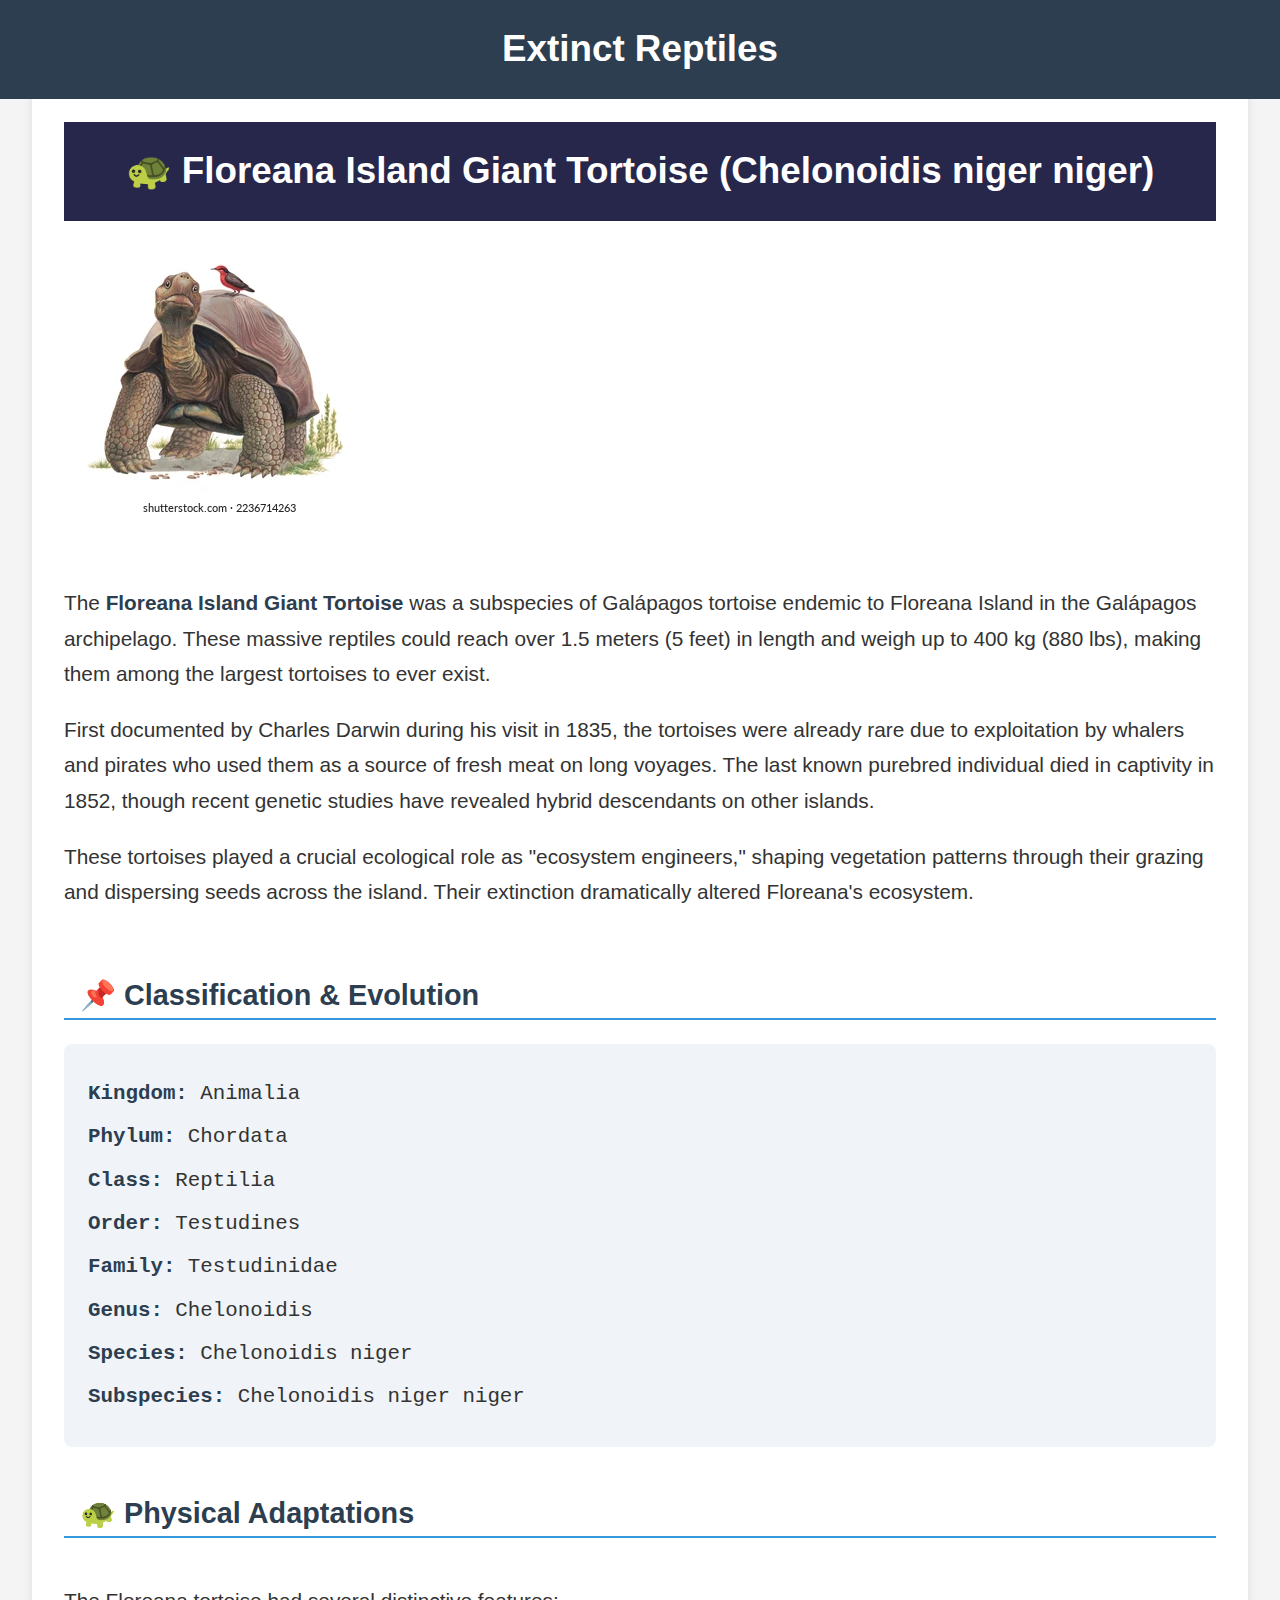
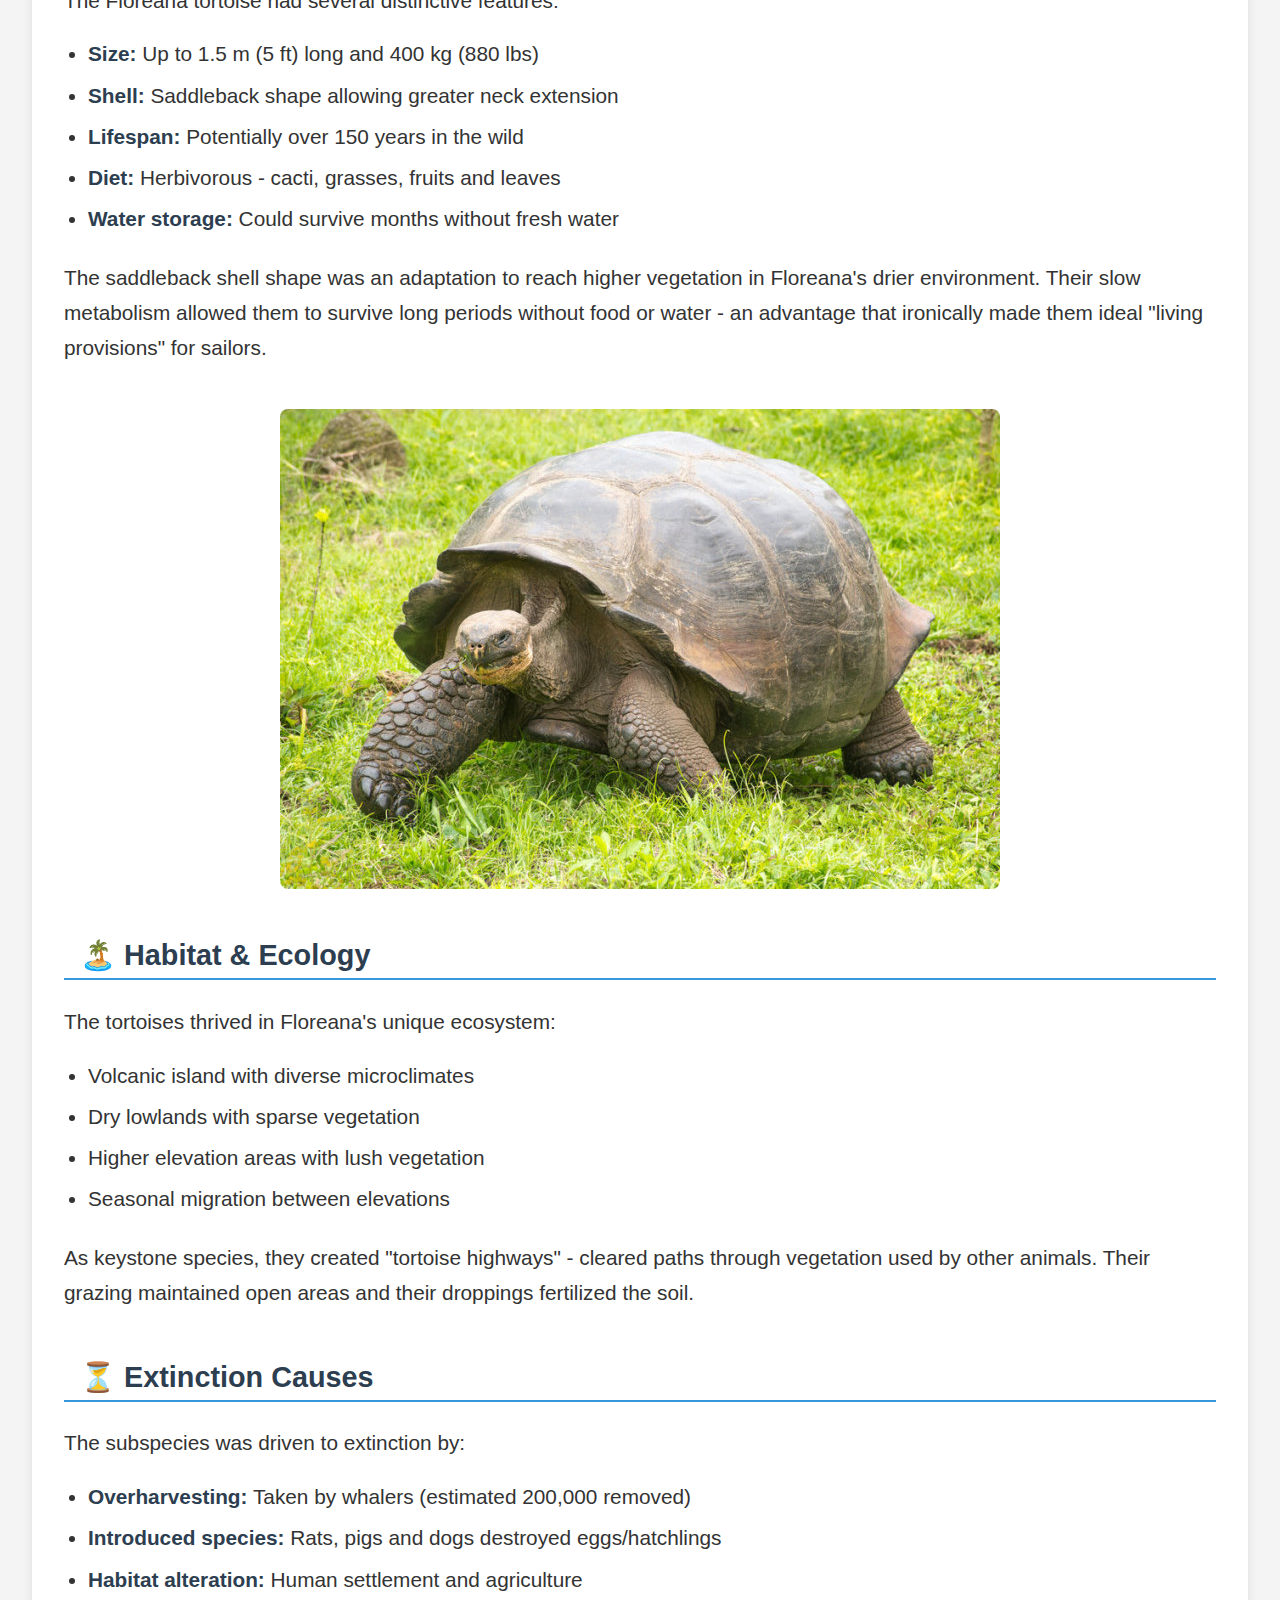
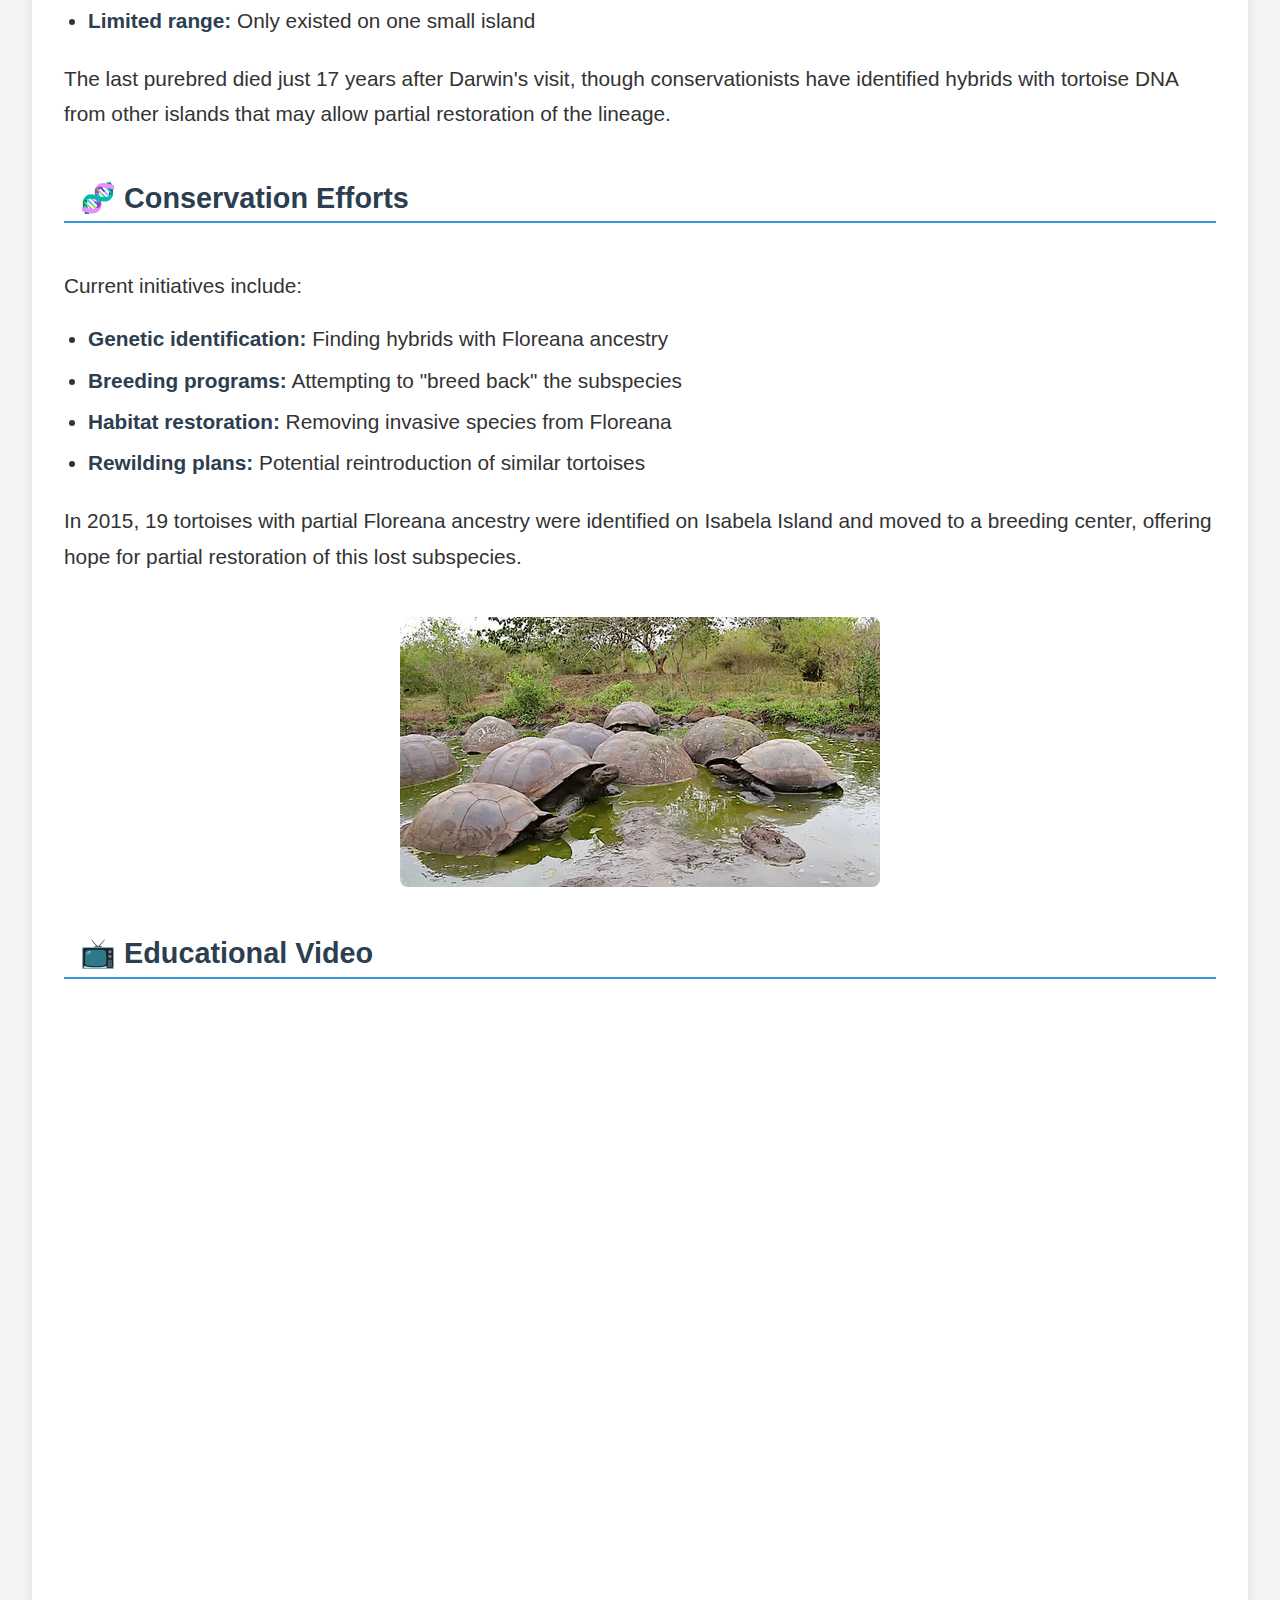
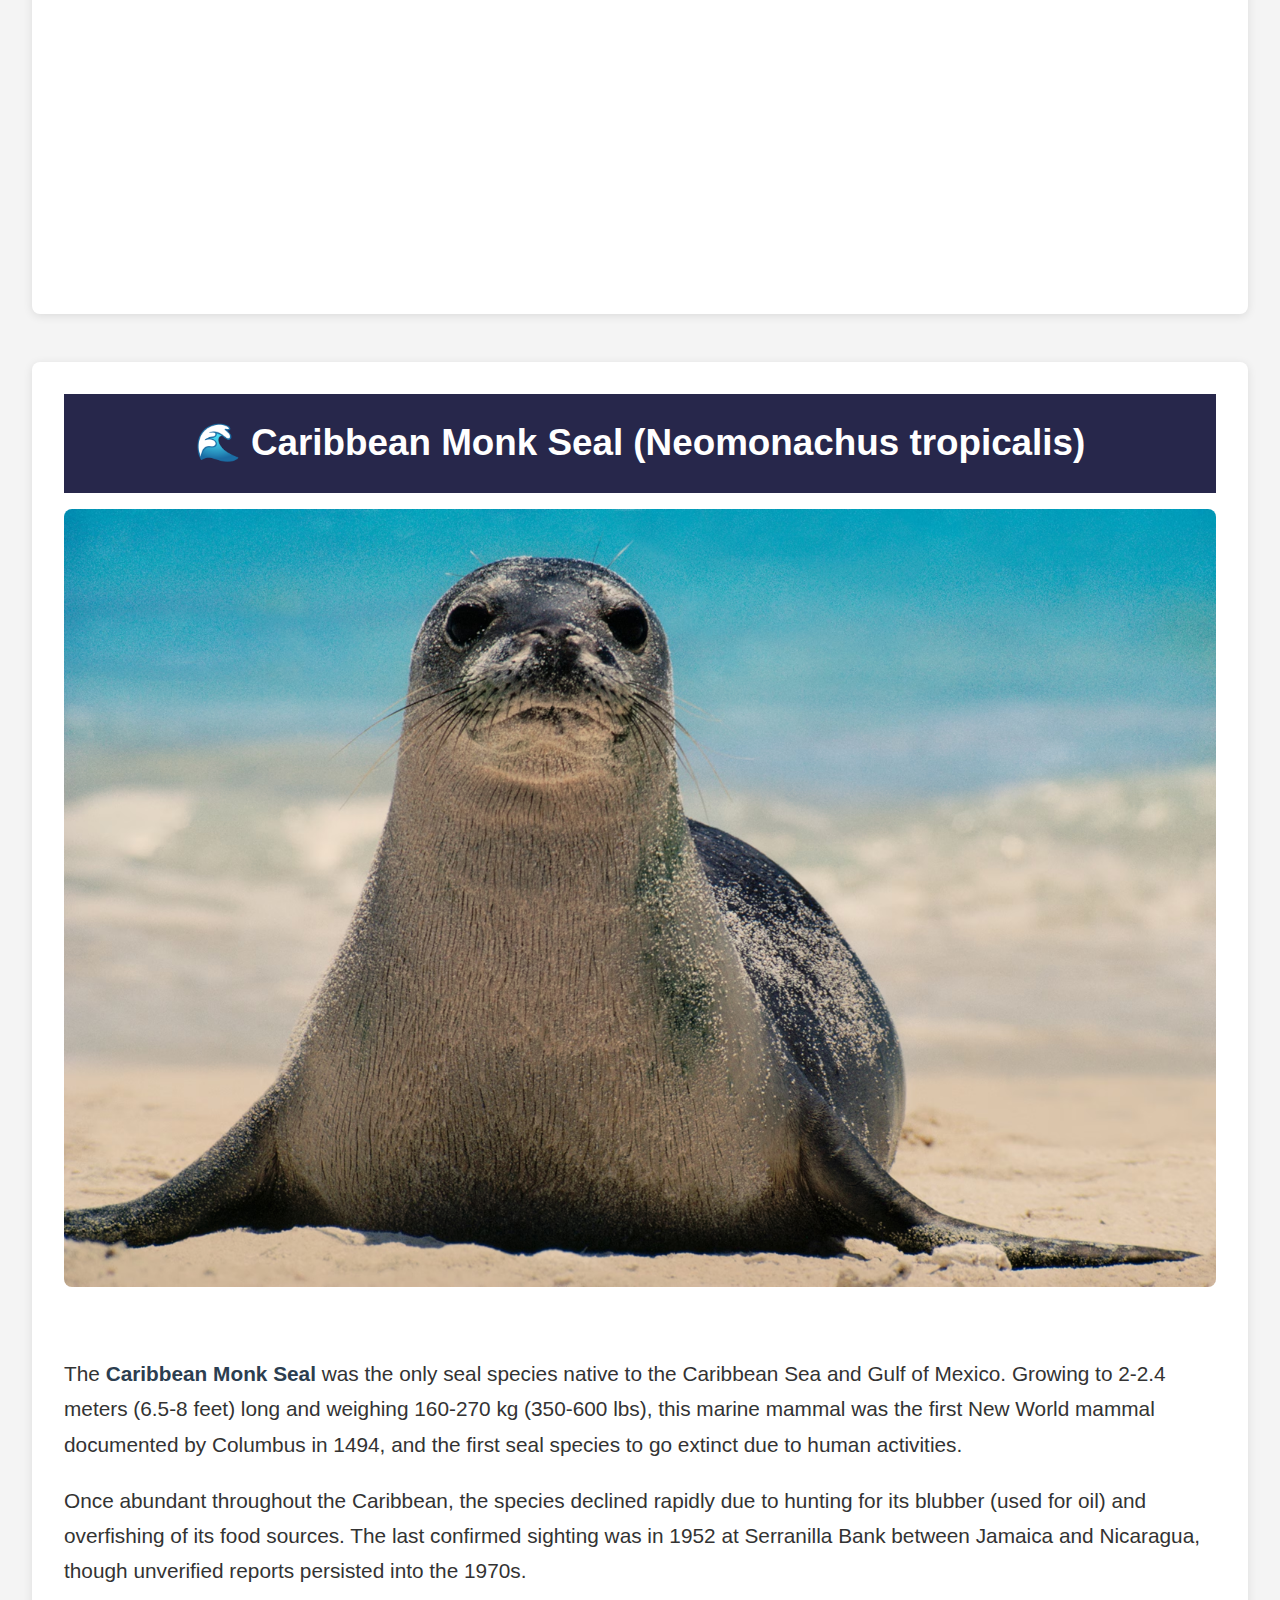
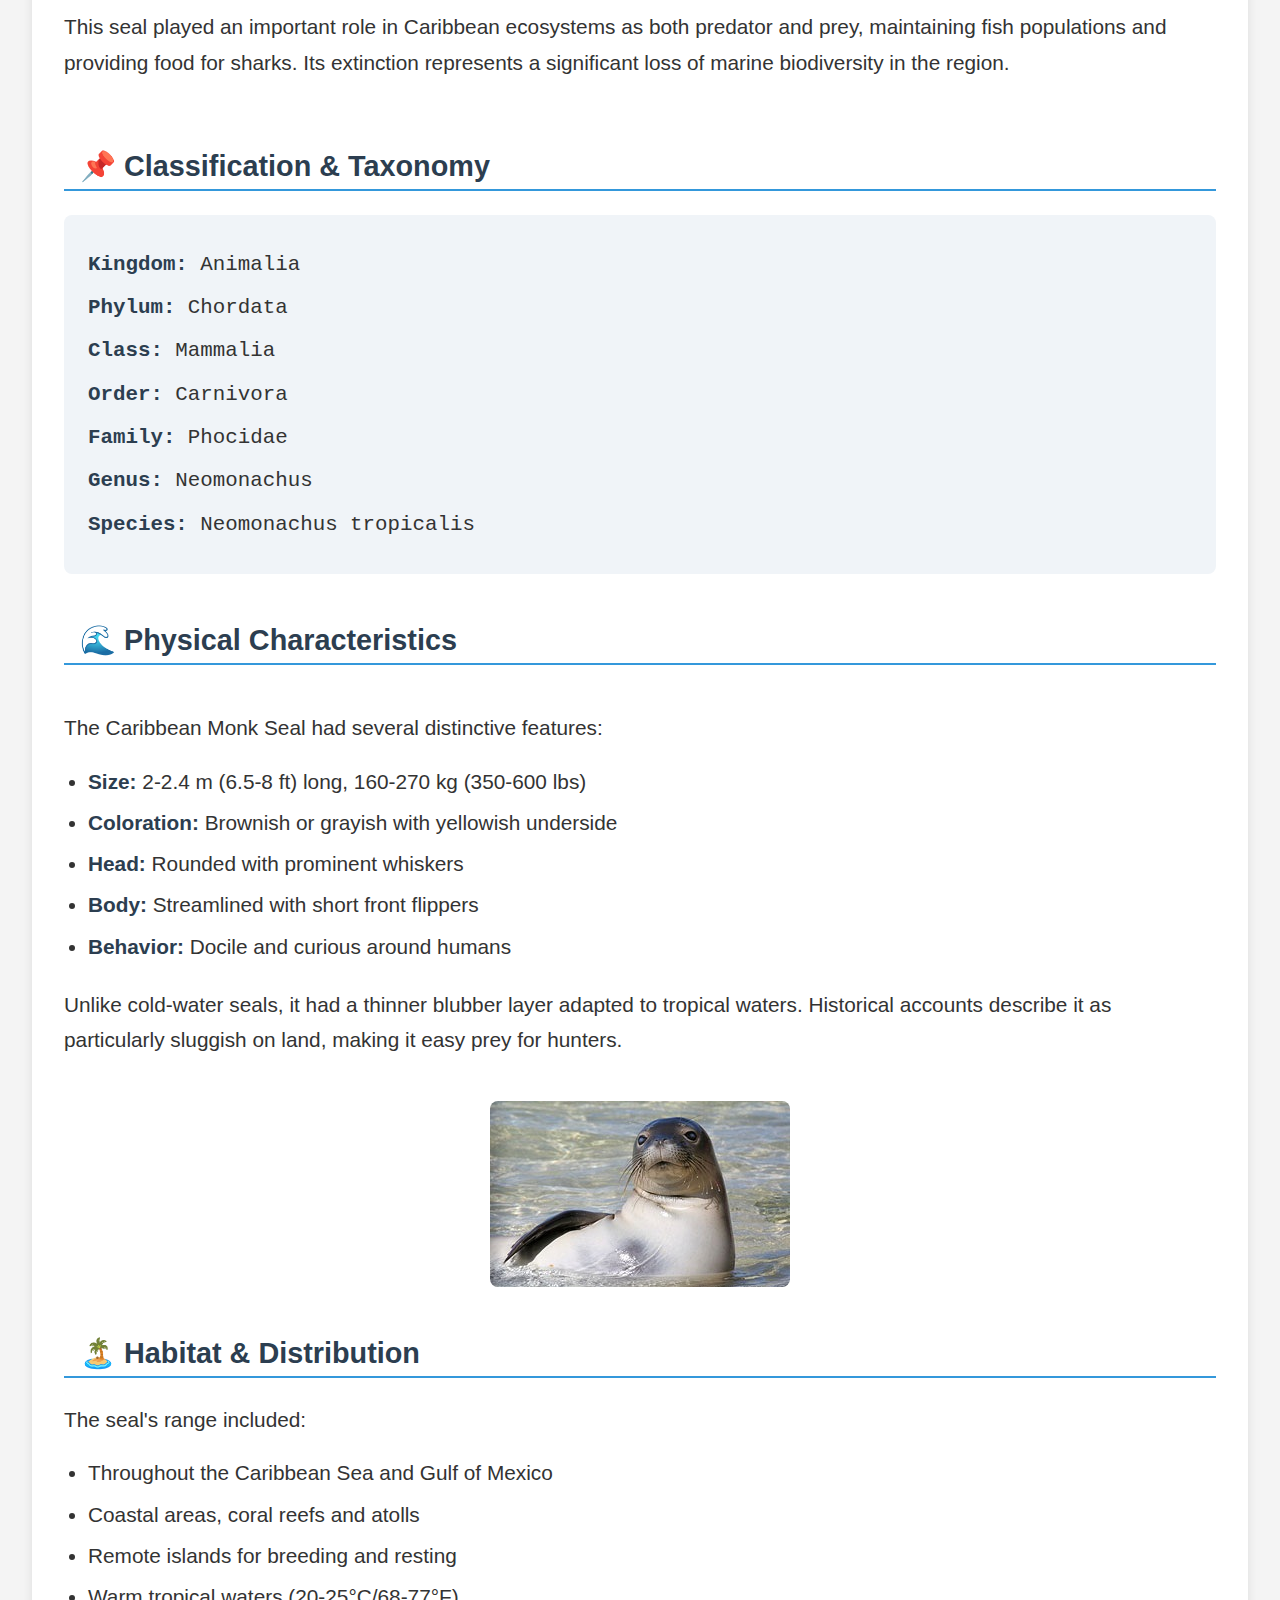
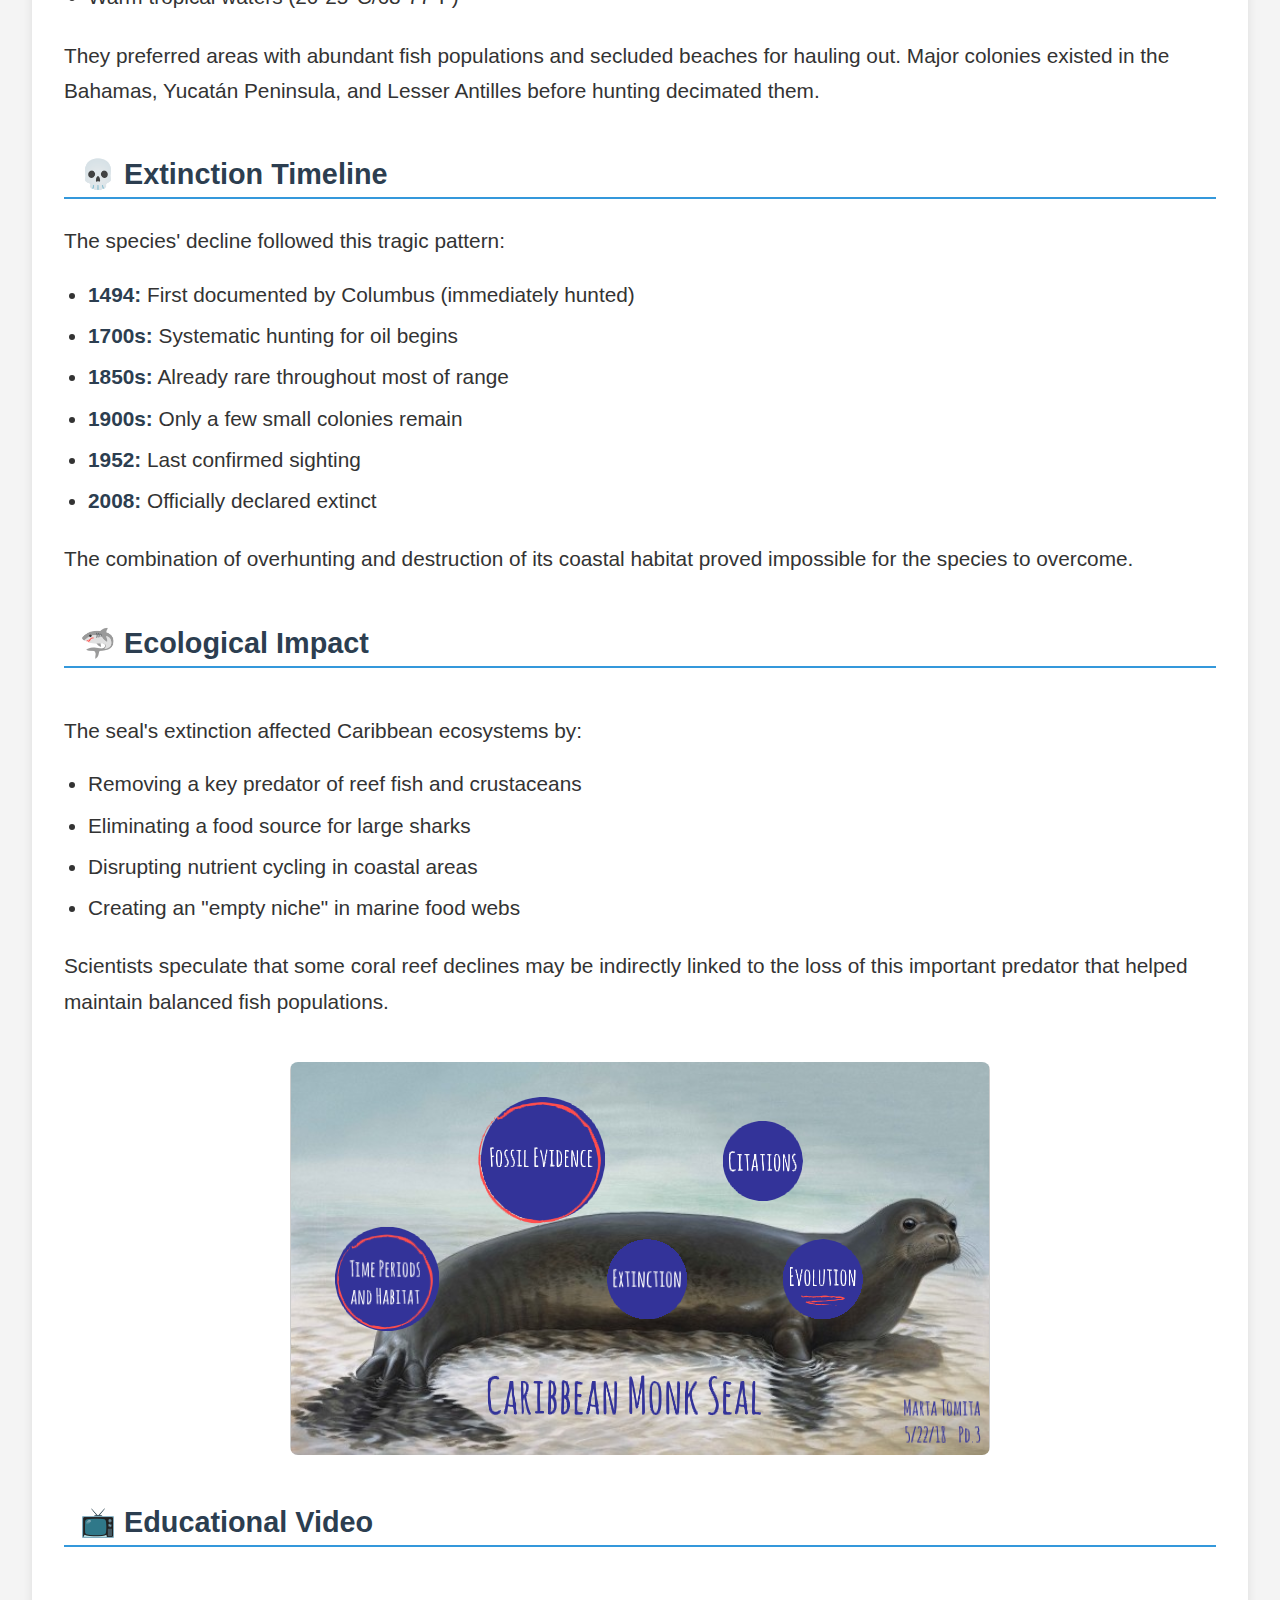
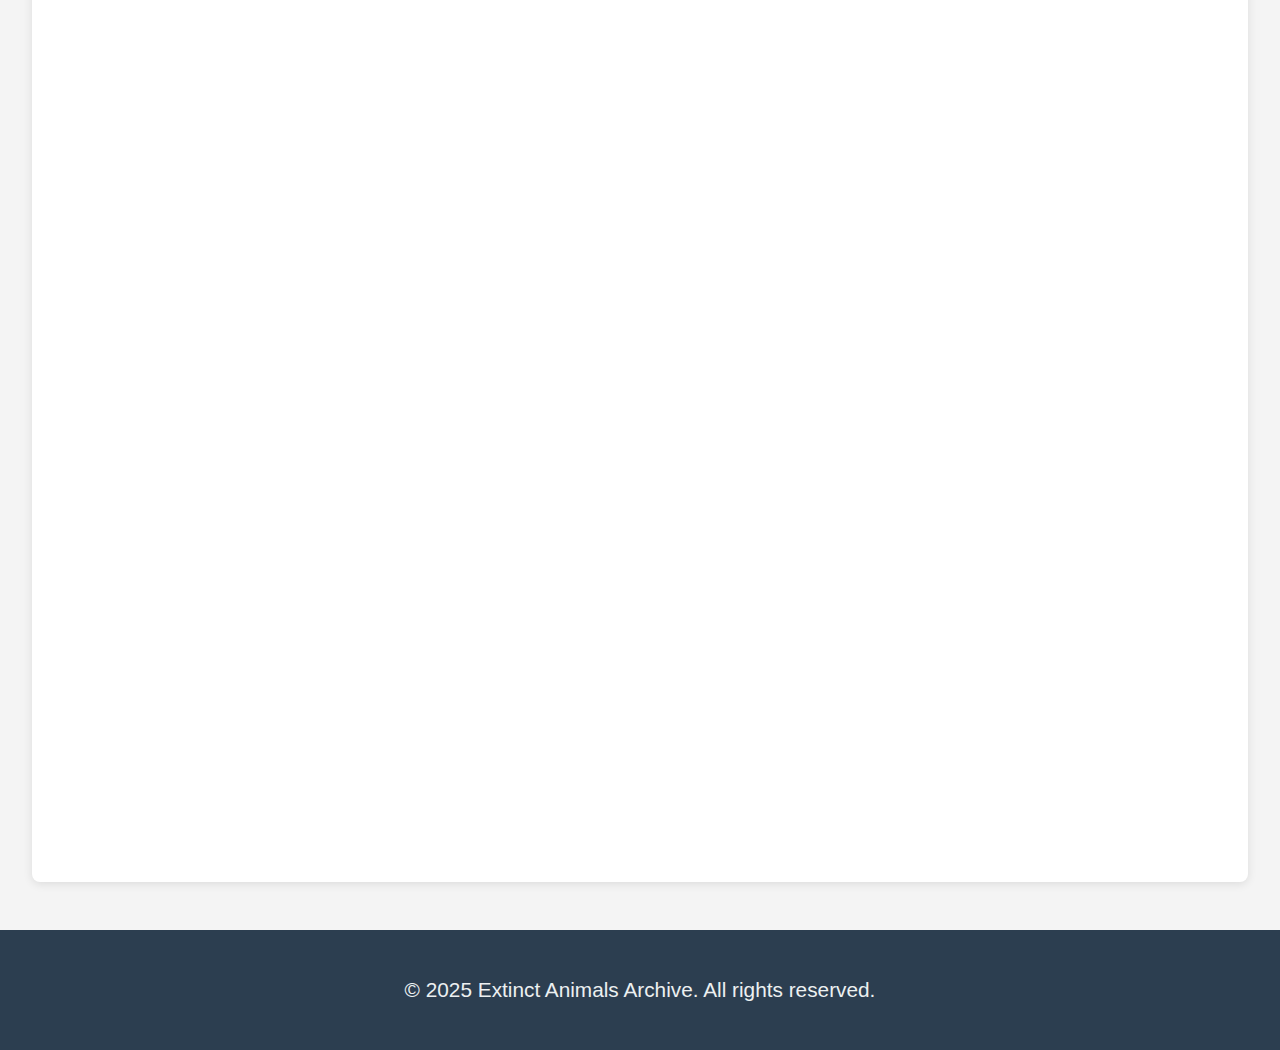
<file: pages/reptiles-content.html>
<!DOCTYPE html>
<html lang="en">
<head>
    <meta charset="UTF-8">
    <meta name="viewport" content="width=device-width, initial-scale=1.0">
    <title>Extinct Reptiles</title>
    <link rel="stylesheet" href="/css/content.css">
</head>
<body>
    <header>
        <h1>Extinct Reptiles</h1>
    </header>

    <main class="container">

        <!-- Floreana Island Giant Tortoise Section -->
        <section id="floreana-island-giant-tortoise" class="animal-section">
            <h1 style="background-color: rgb(39, 39, 75);">🐢 Floreana Island Giant Tortoise (Chelonoidis niger niger)</h1>
            <img src="/assets/images/floreana-island-giant-tortoise.webp" alt="Floreana Giant Tortoise reconstruction">

            <div class="content-wrapper">
                <div class="text-content">
                    <p>The <strong>Floreana Island Giant Tortoise</strong> was a subspecies of Galápagos tortoise endemic to Floreana Island in the Galápagos archipelago. These massive reptiles could reach over 1.5 meters (5 feet) in length and weigh up to 400 kg (880 lbs), making them among the largest tortoises to ever exist.</p>
                    
                    <p>First documented by Charles Darwin during his visit in 1835, the tortoises were already rare due to exploitation by whalers and pirates who used them as a source of fresh meat on long voyages. The last known purebred individual died in captivity in 1852, though recent genetic studies have revealed hybrid descendants on other islands.</p>
                    
                    <p>These tortoises played a crucial ecological role as "ecosystem engineers," shaping vegetation patterns through their grazing and dispersing seeds across the island. Their extinction dramatically altered Floreana's ecosystem.</p>
                </div>
            </div>

            <h2>📌 Classification & Evolution</h2>
            <div class="classification">
                <p><strong>Kingdom:</strong> Animalia</p>
                <p><strong>Phylum:</strong> Chordata</p>
                <p><strong>Class:</strong> Reptilia</p>
                <p><strong>Order:</strong> Testudines</p>
                <p><strong>Family:</strong> Testudinidae</p>
                <p><strong>Genus:</strong> Chelonoidis</p>
                <p><strong>Species:</strong> Chelonoidis niger</p>
                <p><strong>Subspecies:</strong> Chelonoidis niger niger</p>
            </div>

            <h2>🐢 Physical Adaptations</h2>
            <div class="content-wrapper">
                <div class="text-content">
                    <p>The Floreana tortoise had several distinctive features:</p>
                    <ul>
                        <li><strong>Size:</strong> Up to 1.5 m (5 ft) long and 400 kg (880 lbs)</li>
                        <li><strong>Shell:</strong> Saddleback shape allowing greater neck extension</li>
                        <li><strong>Lifespan:</strong> Potentially over 150 years in the wild</li>
                        <li><strong>Diet:</strong> Herbivorous - cacti, grasses, fruits and leaves</li>
                        <li><strong>Water storage:</strong> Could survive months without fresh water</li>
                    </ul>
                    <p>The saddleback shell shape was an adaptation to reach higher vegetation in Floreana's drier environment. Their slow metabolism allowed them to survive long periods without food or water - an advantage that ironically made them ideal "living provisions" for sailors.</p>
                </div>
                <img src="/assets/images/floreana-island-giant-tortoise-adaptations.jpg" alt="Floreana Tortoise Adaptations">
            </div>

            <h2>🏝️ Habitat & Ecology</h2>
            <p>The tortoises thrived in Floreana's unique ecosystem:</p>
            <ul>
                <li>Volcanic island with diverse microclimates</li>
                <li>Dry lowlands with sparse vegetation</li>
                <li>Higher elevation areas with lush vegetation</li>
                <li>Seasonal migration between elevations</li>
            </ul>
            <p>As keystone species, they created "tortoise highways" - cleared paths through vegetation used by other animals. Their grazing maintained open areas and their droppings fertilized the soil.</p>

            <h2>⏳ Extinction Causes</h2>
            <p>The subspecies was driven to extinction by:</p>
            <ul>
                <li><strong>Overharvesting:</strong> Taken by whalers (estimated 200,000 removed)</li>
                <li><strong>Introduced species:</strong> Rats, pigs and dogs destroyed eggs/hatchlings</li>
                <li><strong>Habitat alteration:</strong> Human settlement and agriculture</li>
                <li><strong>Limited range:</strong> Only existed on one small island</li>
            </ul>
            <p>The last purebred died just 17 years after Darwin's visit, though conservationists have identified hybrids with tortoise DNA from other islands that may allow partial restoration of the lineage.</p>

            <h2>🧬 Conservation Efforts</h2>
            <div class="content-wrapper">
                <div class="text-content">
                    <p>Current initiatives include:</p>
                    <ul>
                        <li><strong>Genetic identification:</strong> Finding hybrids with Floreana ancestry</li>
                        <li><strong>Breeding programs:</strong> Attempting to "breed back" the subspecies</li>
                        <li><strong>Habitat restoration:</strong> Removing invasive species from Floreana</li>
                        <li><strong>Rewilding plans:</strong> Potential reintroduction of similar tortoises</li>
                    </ul>
                    <p>In 2015, 19 tortoises with partial Floreana ancestry were identified on Isabela Island and moved to a breeding center, offering hope for partial restoration of this lost subspecies.</p>
                </div>
                <img src="/assets/images/tortoise-conservation.webp" alt="Tortoise Conservation">
            </div>

            <h2>📺 Educational Video</h2>
            <div class="video-container">
                <iframe src="https://www.youtube.com/embed/v_g9S0Ys-p8" title="Floreana Tortoise Documentary"></iframe>
                <iframe src="https://www.youtube.com/watch?v=UdzVagISaO4" title="Floreana Tortoise Documentary"></iframe>
            </div>
        </section>

        <!-- Caribbean Monk Seal Section -->
        <section id="caribbean-monk-seal" class="animal-section">
            <h1 style="background-color: rgb(39, 39, 75);">🌊 Caribbean Monk Seal (Neomonachus tropicalis)</h1>
            <img src="/assets/images/caribbean-monk-seal.avif" alt="Caribbean Monk Seal reconstruction">

            <div class="content-wrapper">
                <div class="text-content">
                    <p>The <strong>Caribbean Monk Seal</strong> was the only seal species native to the Caribbean Sea and Gulf of Mexico. Growing to 2-2.4 meters (6.5-8 feet) long and weighing 160-270 kg (350-600 lbs), this marine mammal was the first New World mammal documented by Columbus in 1494, and the first seal species to go extinct due to human activities.</p>
                    
                    <p>Once abundant throughout the Caribbean, the species declined rapidly due to hunting for its blubber (used for oil) and overfishing of its food sources. The last confirmed sighting was in 1952 at Serranilla Bank between Jamaica and Nicaragua, though unverified reports persisted into the 1970s.</p>
                    
                    <p>This seal played an important role in Caribbean ecosystems as both predator and prey, maintaining fish populations and providing food for sharks. Its extinction represents a significant loss of marine biodiversity in the region.</p>
                </div>
            </div>

            <h2>📌 Classification & Taxonomy</h2>
            <div class="classification">
                <p><strong>Kingdom:</strong> Animalia</p>
                <p><strong>Phylum:</strong> Chordata</p>
                <p><strong>Class:</strong> Mammalia</p>
                <p><strong>Order:</strong> Carnivora</p>
                <p><strong>Family:</strong> Phocidae</p>
                <p><strong>Genus:</strong> Neomonachus</p>
                <p><strong>Species:</strong> Neomonachus tropicalis</p>
            </div>

            <h2>🌊 Physical Characteristics</h2>
            <div class="content-wrapper">
                <div class="text-content">
                    <p>The Caribbean Monk Seal had several distinctive features:</p>
                    <ul>
                        <li><strong>Size:</strong> 2-2.4 m (6.5-8 ft) long, 160-270 kg (350-600 lbs)</li>
                        <li><strong>Coloration:</strong> Brownish or grayish with yellowish underside</li>
                        <li><strong>Head:</strong> Rounded with prominent whiskers</li>
                        <li><strong>Body:</strong> Streamlined with short front flippers</li>
                        <li><strong>Behavior:</strong> Docile and curious around humans</li>
                    </ul>
                    <p>Unlike cold-water seals, it had a thinner blubber layer adapted to tropical waters. Historical accounts describe it as particularly sluggish on land, making it easy prey for hunters.</p>
                </div>
                <img src="/assets/images/caribbean-monk-seal.jpg" alt="Caribbean Monk Seal Adaptations">
            </div>

            <h2>🏝️ Habitat & Distribution</h2>
            <p>The seal's range included:</p>
            <ul>
                <li>Throughout the Caribbean Sea and Gulf of Mexico</li>
                <li>Coastal areas, coral reefs and atolls</li>
                <li>Remote islands for breeding and resting</li>
                <li>Warm tropical waters (20-25°C/68-77°F)</li>
            </ul>
            <p>They preferred areas with abundant fish populations and secluded beaches for hauling out. Major colonies existed in the Bahamas, Yucatán Peninsula, and Lesser Antilles before hunting decimated them.</p>

            <h2>💀 Extinction Timeline</h2>
            <p>The species' decline followed this tragic pattern:</p>
            <ul>
                <li><strong>1494:</strong> First documented by Columbus (immediately hunted)</li>
                <li><strong>1700s:</strong> Systematic hunting for oil begins</li>
                <li><strong>1850s:</strong> Already rare throughout most of range</li>
                <li><strong>1900s:</strong> Only a few small colonies remain</li>
                <li><strong>1952:</strong> Last confirmed sighting</li>
                <li><strong>2008:</strong> Officially declared extinct</li>
            </ul>
            <p>The combination of overhunting and destruction of its coastal habitat proved impossible for the species to overcome.</p>

            <h2>🦈 Ecological Impact</h2>
            <div class="content-wrapper">
                <div class="text-content">
                    <p>The seal's extinction affected Caribbean ecosystems by:</p>
                    <ul>
                        <li>Removing a key predator of reef fish and crustaceans</li>
                        <li>Eliminating a food source for large sharks</li>
                        <li>Disrupting nutrient cycling in coastal areas</li>
                        <li>Creating an "empty niche" in marine food webs</li>
                    </ul>
                    <p>Scientists speculate that some coral reef declines may be indirectly linked to the loss of this important predator that helped maintain balanced fish populations.</p>
                </div>
                <img src="/assets/images/seal-ecology.png" alt="Seal Ecological Impact">
            </div>

            <h2>📺 Educational Video</h2>
            <div class="video-container">
                <iframe src="https://www.youtube.com/watch?v=Zfp8vL4WR7M" title="Caribbean Monk Seal Documentary"></iframe>
                <iframe src="https://www.youtube.com/watch?v=fklQoME3s_w" title="Caribbean Monk Seal Details"></iframe>
            </div>
        </section>

    </main>

    <footer>
        <div class="footer-content">
            <p>&copy; 2025 Extinct Animals Archive. All rights reserved.</p>
        </div>
    </footer>
</body>
</html>
</file>
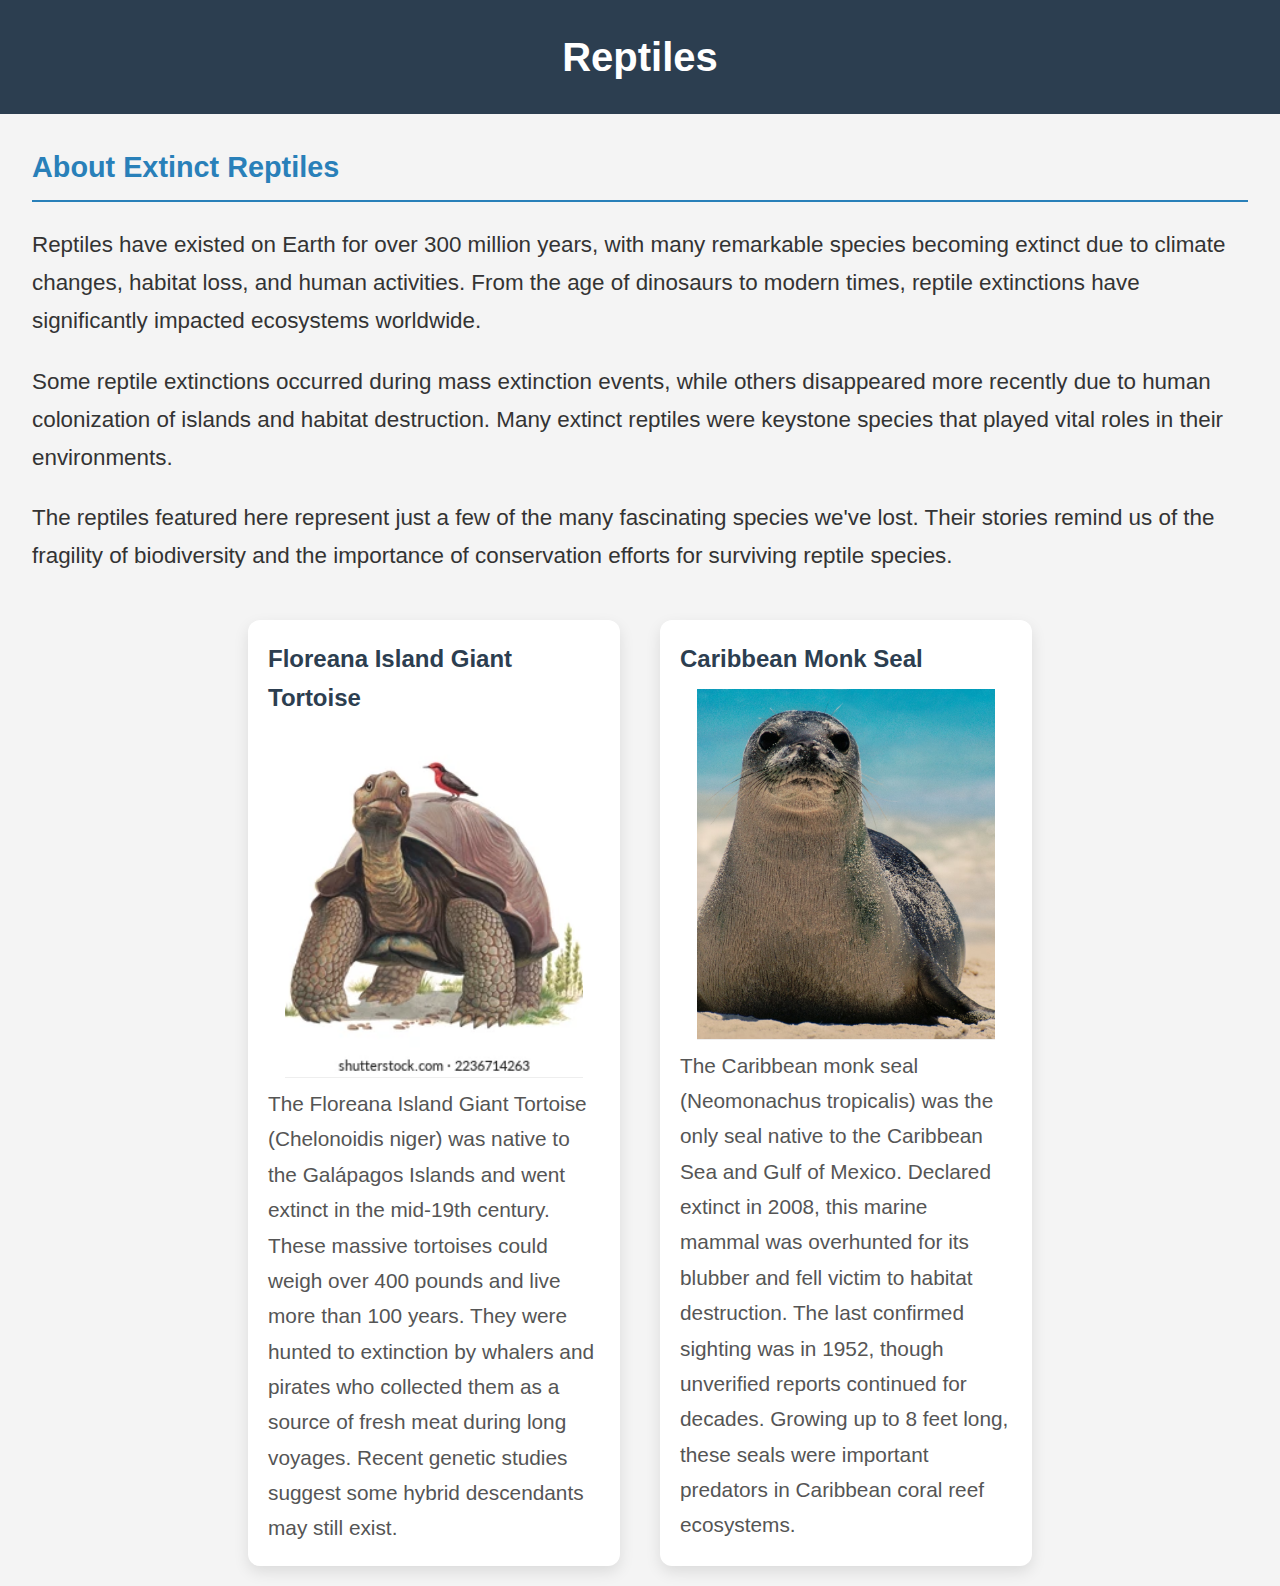
<file: pages/reptiles-menu.html>
<!DOCTYPE html>
<html lang="en">
<head>
    <meta charset="UTF-8">
    <meta name="viewport" content="width=device-width, initial-scale=1.0">
    <title>Reptiles</title>
    <link rel="stylesheet" href="/css/menu.css">
</head>
<body>
    <header>
        <h1>Reptiles</h1>
    </header>

    <main>
        <section class="description">
            <h2 id="reptiles-description">About Extinct Reptiles</h2>
            <p>
                Reptiles have existed on Earth for over 300 million years, with many remarkable species becoming extinct due to climate changes, habitat loss,
                and human activities. From the age of dinosaurs to modern times, reptile extinctions have significantly impacted ecosystems worldwide.
            </p>
            <p>
                Some reptile extinctions occurred during mass extinction events, while others disappeared more recently due to human colonization of islands
                and habitat destruction. Many extinct reptiles were keystone species that played vital roles in their environments.
            </p>
            <p>
                The reptiles featured here represent just a few of the many fascinating species we've lost. Their stories remind us of the fragility of biodiversity
                and the importance of conservation efforts for surviving reptile species.
            </p>
        </section>

        <section class="container">
            <div class="case-container">
                <a href="#" class="case-box">
                    <h3>Floreana Island Giant Tortoise</h3>
                    <img src="/assets/images/floreana-island-giant-tortoise.webp" alt="Floreana Island Giant Tortoise">
                    <p>
                        The Floreana Island Giant Tortoise (Chelonoidis niger) was native to the Galápagos Islands and went extinct in the mid-19th century. These
                        massive tortoises could weigh over 400 pounds and live more than 100 years. They were hunted to extinction by whalers and pirates who
                        collected them as a source of fresh meat during long voyages. Recent genetic studies suggest some hybrid descendants may still exist.
                    </p>
                </a>
                <a href="#" class="case-box">
                    <h3>Caribbean Monk Seal</h3>
                    <img src="/assets/images/caribbean-monk-seal.avif" alt="Caribbean Monk Seal">
                    <p>
                        The Caribbean monk seal (Neomonachus tropicalis) was the only seal native to the Caribbean Sea and Gulf of Mexico. Declared extinct in 2008,
                        this marine mammal was overhunted for its blubber and fell victim to habitat destruction. The last confirmed sighting was in 1952, though
                        unverified reports continued for decades. Growing up to 8 feet long, these seals were important predators in Caribbean coral reef ecosystems.
                    </p>
                </a>
            </div>
        </section>
    </main>
</body>
</html>
</file>
<file: css/index.css>
body {
  font-family: Arial, sans-serif;
  margin: 0;
  padding: 0;
  background-color: #f4f4f4;
}

header {
  position: fixed;
  top: 0;
  left: 0;
  width: 100%;
  background-color: #2c3e50;
  color: #fff;
  padding: 10px 20px;
  display: flex;
  justify-content: space-between;
  align-items: center;
  box-shadow: 0 2px 5px rgba(0, 0, 0, 0.1);
  height: 8vh;
}

.logo h1 {
  margin: 0;
  font-size: 2.5rem;
  font-weight: bold;
}

nav {
  display: flex;
  align-items: center;
  gap: 15px;
  position: relative;
}

nav input[type="text"] {
  padding: 10px;
  border: none;
  border-radius: 4px;
  outline: none;
}

nav button {
  background-color: #3498db;
  border: none;
  color: #fff;
  padding: 10px 12px;
  border-radius: 4px;
  cursor: pointer;
  transition: background-color 0.3s ease;
}

nav button:hover {
  background-color: #2980b9;
}

nav ul {
  list-style: none;
  margin: 0;
  padding: 0;
  display: flex;
  gap: 8px;
}

nav ul li {
  display: inline;
}

nav ul li a {
  color: #fff;
  text-decoration: none;
  font-size: 1.4rem;
  padding: 10px 12px;
  border-radius: 4px;
  transition: background-color 0.3s ease;
}

nav ul li a:hover {
  background-color: #3498db;
}

nav ul li:last-of-type a {
  padding-right: 30px;
}

#burger-icon {
  font-size: 24px;
  color: #fff;
  cursor: pointer;
  position: relative;
  right: 20px;
  z-index: 1000;
}

#burger-icon .fa-bars,
#burger-icon .fa-times {
  position: absolute;
  top: 50%;
  left: 50%;
  transform: translate(-50%, -50%);
  transition: opacity 0.3s ease;
}

#burger-icon .fa-times {
  opacity: 0;
}

footer {
  background-color: #2c3e50;
  color: #ecf0f1;
  padding: 30px 20px;
  margin-top: 40px;
  font-size: 1.1rem;
}

.footer-content {
  max-width: 1200px;
  margin: 0 auto;
  text-align: center;
}

.footer-content p {
  margin: 12px 0;
  font-size: 1.2rem;
}

.footer-content p:first-child {
  font-size: 1.3rem;
  font-weight: 500;
}

.footer-links {
  margin-top: 25px;
}

.footer-links a {
  color: #ecf0f1;
  text-decoration: none;
  margin: 0 12px;
  transition: color 0.3s ease;
  font-size: 1.15rem;
  font-weight: 500;
}

.footer-links a:hover {
  color: #3498db;
}

@media (max-width: 1440px) {
  .logo h1 {
    font-size: 2.2rem;
  }
  nav ul li a {
    font-size: 1.2rem;
  }
}

@media (max-width: 1024px) {
  .logo h1 {
    font-size: 2rem;
  }
  nav ul li a {
    font-size: 1.1rem;
    padding: 8px 10px;
  }
}

@media (max-width: 768px) {
  header {
    flex-direction: column;
    height: auto;
    padding: 15px;
  }

  .logo h1 {
    font-size: 1.8rem;
    margin-bottom: 15px;
  }

  nav {
    width: 100%;
    justify-content: center;
    flex-wrap: wrap;
  }

  #burger-icon {
    display: block;
  }

  nav ul {
    display: none;
    flex-direction: column;
    width: 100%;
    background-color: #2c3e50;
    position: absolute;
    top: 100%;
    left: 0;
    padding: 15px 0;
    z-index: 999;
  }

  nav ul.active {
    display: flex;
  }

  nav ul li {
    display: block;
    text-align: center;
    margin: 5px 0;
  }

  nav ul li a {
    display: block;
    padding: 10px;
  }

  .search-container {
    order: -1;
    width: 100%;
    margin-bottom: 15px;
  }

  .description h2,
  .additional-content h3 {
    font-size: 1.6rem;
  }

  .description p,
  .additional-content p {
    font-size: 1.2rem;
  }
}

@media (max-width: 425px) {
  .logo h1 {
    font-size: 1.6rem;
  }

  .description h2,
  .additional-content h3 {
    font-size: 1.3rem;
  }

  .description p,
  .additional-content p {
    font-size: 1.1rem;
  }
}

@media (max-width: 375px) {
  .logo h1 {
    font-size: 1.4rem;
  }
}

@media (max-width: 320px) {
  .logo h1 {
    font-size: 1.4rem;
  }

  .description h2,
  .additional-content h3 {
    font-size: 1.1rem;
  }

  .description p,
  .additional-content p {
    font-size: 0.9rem;
  }
}
</file>
<file: css/home.css>
.content-container {
  display: flex;
  flex-wrap: wrap;
  margin: 20px;
  gap: 30px;
}

.main-content {
  display: flex;
  flex-wrap: wrap;
  gap: 30px;
  width: 100%;
}

.hero {
  flex: 1 1 60%;
  max-width: 60%;
}

.extinction-image {
  width: 100%;
  height: auto;
  border-radius: 10px;
  box-shadow: 0 4px 15px rgba(0, 0, 0, 0.1);
  transition: transform 0.3s ease;
}

.extinction-image:hover {
  transform: scale(1.02);
}

.sidebar {
  flex: 1 1 35%;
  background-color: rgb(39, 39, 75);
  color: #fff;
  padding: 25px;
  border-radius: 10px;
  box-shadow: 0 4px 15px rgba(0, 0, 0, 0.1);
  align-self: flex-start;
}

.sidebar h3 {
  margin-top: 0;
  color: #ecf0f1;
  font-size: 1.4rem;
  padding-bottom: 10px;
  border-bottom: 2px solid #3498db;
}

.sidebar ul {
  list-style: none;
  padding: 0;
  margin: 20px 0;
}

.sidebar ul li {
  margin-bottom: 15px;
  padding-bottom: 15px;
  border-bottom: 1px solid rgba(255, 255, 255, 0.1);
}

.sidebar ul li:last-child {
  border-bottom: none;
  margin-bottom: 0;
  padding-bottom: 30px;
}

.sidebar ul li a {
  color: #ecf0f1;
  text-decoration: none;
  transition: all 0.3s ease;
  display: block;
  font-size: 1.15rem;
}

.sidebar ul li a:hover {
  color: rgb(191, 191, 236);
  padding-left: 5px;
}

.description {
  flex: 1 1 100%;
  padding: 25px;
  background-color: white;
  border-radius: 10px;
  box-shadow: 0 4px 15px rgba(0, 0, 0, 0.05);
  margin-top: 20px;
}

.description h2 {
  color: #2c3e50;
  margin-top: 0;
  font-size: 2.2rem;
  border-bottom: 2px solid #3498db;
  padding-bottom: 10px;
  margin-bottom: 20px;
}

.description p {
  margin-bottom: 20px;
  font-size: 1.4rem;
  line-height: 1.7;
}

.additional-content {
  margin: 30px 20px;
  padding: 25px;
  background-color: white;
  border-radius: 10px;
  box-shadow: 0 4px 15px rgba(0, 0, 0, 0.05);
}

.additional-content h3 {
  color: #2c3e50;
  font-size: 2rem;
  margin-top: 0;
  border-bottom: 2px solid #3498db;
  padding-bottom: 10px;
}

.additional-content p {
  font-size: 1.4rem;
  line-height: 1.7;
}
</file>
<file: css/content.css>
body {
  font-family: "Arial", sans-serif;
  margin: 0;
  padding: 0;
  background-color: #f4f4f4;
  color: #333;
  line-height: 1.6;
}

html {
  scroll-padding-top: 12vh;
}

header {
  height: 8vh;
  position: fixed;
  width: 100%;
  z-index: 1000;
}

h1 {
  text-align: center;
  color: white;
  padding: 25px;
  font-size: 2.5rem;
  background-color: #2c3e50;
  margin: 0;
}

h2,
h3 {
  color: #2c3e50;
  margin-top: 1.5em;
  border-bottom: 2px solid #3498db;
}

h2 {
  font-size: 2rem;
  padding-left: 1rem;
}

h3 {
  font-size: 1.8rem;
  color: #4a6491;
}

.container {
  max-width: 90%;
  margin: 0 auto;
  padding: 0 20px;
  padding-top: 12vh;
}

.animal-section {
  background: white;
  border-radius: 8px;
  padding: 2rem;
  margin-bottom: 3rem;
  box-shadow: 0 2px 10px rgba(0, 0, 0, 0.1);
}

.content-wrapper {
  display: flex;
  gap: 2rem;
  margin: 1.5rem 0;
  align-items: flex-start;
}

.text-content {
  flex: 1;
}

.content-wrapper img {
  max-width: 60%;
  height: auto;
  border-radius: 8px;
  object-fit: cover;
}

p {
  margin-bottom: 1.2rem;
  font-size: 1.4rem;
  line-height: 1.7;
}

strong {
  color: #2c3e50;
  font-weight: 600;
}

ul {
  margin-bottom: 1.5rem;
  padding-left: 1.5rem;
}

li {
  margin-bottom: 0.5rem;
  font-size: 1.3rem;
}

img {
  max-width: 100%;
  height: auto;
  border-radius: 8px;
  margin: 1rem 0;
}

iframe {
  width: 100%;
  height: 500px;
  border: none;
  border-radius: 8px;
  margin: 1rem 0;
}

.video-container {
  display: grid;
  grid-template-columns: repeat(auto-fit, minmax(400px, 1fr));
  gap: 1rem;
}

.classification {
  background: #f0f4f8;
  padding: 1.5rem;
  border-radius: 8px;
  margin: 1.5rem 0;
}

.classification p {
  margin: 0.5rem 0;
  font-family: "Courier New", Courier, monospace;
}

footer {
  background-color: #2c3e50;
  color: #ecf0f1;
  padding: 30px 20px;
  margin-top: 40px;
  font-size: 1.1rem;
}

.footer-content {
  max-width: 1200px;
  margin: 0 auto;
  text-align: center;
}

.footer-content p {
  margin: 12px 0;
  font-size: 1.3rem;
  font-weight: 500;
}

@media (max-width: 1440px) {
  .container {
    max-width: 95%;
    padding-top: 10vh;
  }

  h1 {
    font-size: 2.3rem;
    padding: 20px;
  }

  h2 {
    font-size: 1.8rem;
  }

  p,
  li {
    font-size: 1.3rem;
  }

  .content-wrapper {
    flex-direction: column;
    gap: 1.5rem;
  }

  .content-wrapper img {
    max-width: 100%;
    margin: 0 auto;
  }

  .video-container {
    grid-template-columns: 1fr;
  }

  iframe {
    height: 400px;
  }
}

@media (max-width: 1024px) {
  h1 {
    font-size: 2.1rem;
    padding: 18px;
  }

  .animal-section {
    padding: 1.5rem;
  }

  h2 {
    font-size: 1.7rem;
  }

  h3 {
    font-size: 1.6rem;
  }

  p,
  li {
    font-size: 1.2rem;
  }

  iframe {
    height: 350px;
  }

  .classification {
    padding: 1rem;
  }
}

@media (max-width: 768px) {
  html {
    scroll-padding-top: 10vh;
  }

  header {
    height: 10vh;
  }

  h1 {
    font-size: 1.9rem;
    padding: 15px;
  }

  .container {
    padding-top: 10vh;
  }

  .animal-section {
    padding: 1.2rem;
    margin-bottom: 2rem;
  }

  h2 {
    font-size: 1.6rem;
  }

  h3 {
    font-size: 1.5rem;
  }

  p,
  li {
    font-size: 1.1rem;
  }

  iframe {
    height: 300px;
  }

  .content-wrapper {
    gap: 1rem;
  }
}

@media (max-width: 425px) {
  html {
    scroll-padding-top: 8vh;
  }

  header {
    height: 8vh;
  }

  h1 {
    font-size: 1.7rem;
    padding: 12px;
  }

  .container {
    padding-top: 8vh;
    max-width: 100%;
    padding-left: 10px;
    padding-right: 10px;
  }

  h2 {
    font-size: 1.4rem;
  }

  h3 {
    font-size: 1.3rem;
  }

  p,
  li {
    font-size: 1rem;
  }

  iframe {
    height: 250px;
  }

  .animal-section {
    padding: 1rem;
  }

  .classification p {
    font-size: 0.9rem;
  }
}

@media (max-width: 375px) {
  h1 {
    font-size: 1.6rem;
  }

  h2 {
    font-size: 1.3rem;
  }

  iframe {
    height: 200px;
  }

  .footer-content p {
    font-size: 1.1rem;
  }
}

@media (max-width: 320px) {
  h1 {
    font-size: 1.5rem;
    padding: 10px;
  }

  h2 {
    font-size: 1.2rem;
  }

  h3 {
    font-size: 1.1rem;
  }

  p,
  li {
    font-size: 0.9rem;
  }

  iframe {
    height: 180px;
  }

  .footer-content p {
    font-size: 1rem;
  }
}
</file>
<file: css/menu.css>
body {
  font-family: "Arial", sans-serif;
  margin: 0;
  padding: 0;
  background-color: #f4f4f4;
  color: #333;
  line-height: 1.6;
}

h1 {
  text-align: center;
  color: white;
  padding: 25px;
  font-size: 2.5rem;
  background-color: #2c3e50;
  margin: 0;
}

.description {
  width: 95%;
  margin: 20px auto;
  padding: 10px;
  padding-bottom: 0px;
}

.description h2 {
  color: #2980b9;
  font-size: 1.8rem;
  margin-top: 0;
  border-bottom: 2px solid #2980b9;
  padding-bottom: 10px;
}

.description p {
  font-size: 1.4rem;
  line-height: 1.7;
  margin-bottom: 15px;
}

.container {
  padding: 20px;
  margin: 0 auto;
}

.case-container {
  display: flex;
  flex-wrap: wrap;
  justify-content: center;
  gap: 40px;
  margin-top: 5px;
}

.case-box {
  display: flex;
  flex-direction: column;
  width: 30%;
  background-color: white;
  border-radius: 12px;
  overflow: hidden;
  box-shadow: 0 6px 15px rgba(0, 0, 0, 0.1);
  text-decoration: none;
  color: #333;
  transition: transform 0.3s ease, box-shadow 0.3s ease;
}

.case-box:hover {
  transform: translateY(-8px);
  box-shadow: 0 12px 20px rgba(0, 0, 0, 0.15);
}

.case-box img {
  margin-left: 10%;
  margin-bottom: 8px;
  width: 80%;
  height: 350px;
  object-fit: cover;
  border-bottom: 1px solid #eee;
}

.case-box h3 {
  padding: 20px 20px 10px;
  margin: 0;
  color: #2c3e50;
  font-size: 1.5rem;
}

.case-box p {
  padding: 0 20px 20px;
  margin: 0;
  line-height: 1.7;
  color: #555;
  font-size: 1.3rem;
}
</file>
